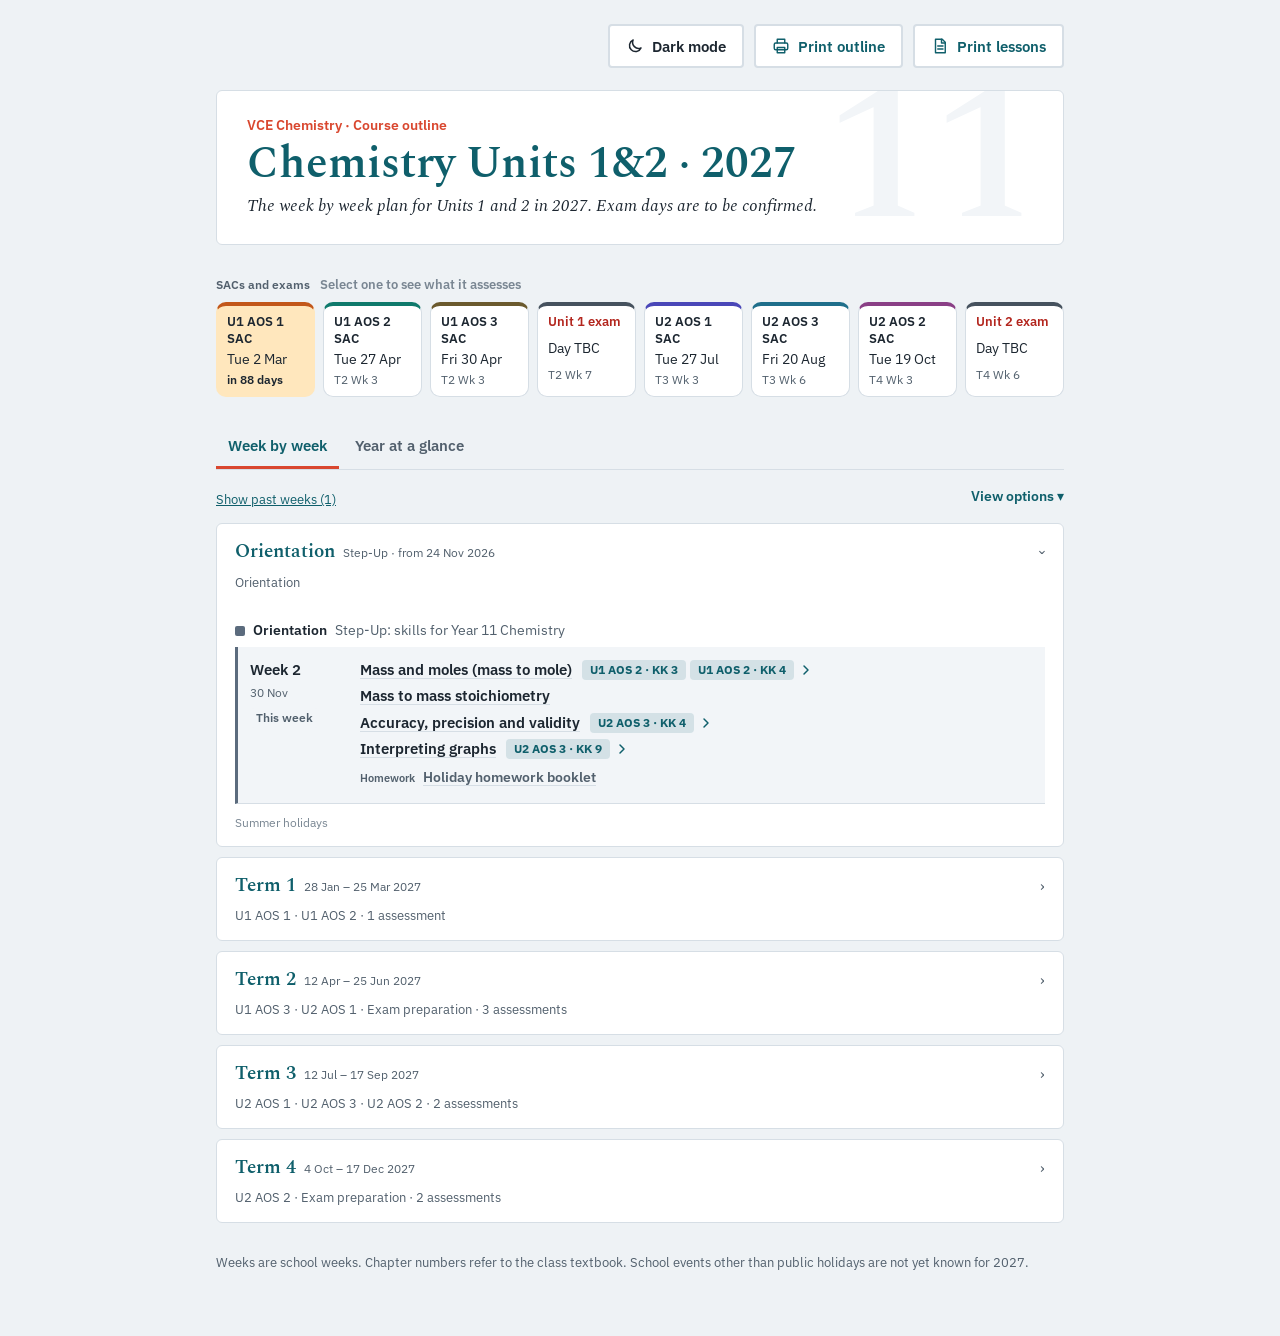
<file: index.html>
<!doctype html><html><head><meta charset=utf8><meta name=viewport content="width=device-width,initial-scale=1,viewport-fit=cover"><style>:root{color-scheme:light;box-sizing:border-box;padding-top:env(safe-area-inset-top,0px);padding-bottom:env(safe-area-inset-bottom,0px)}html{scroll-padding-top:env(safe-area-inset-top,0px)}body{margin:0;padding:0;font:14px -apple-system,BlinkMacSystemFont,sans-serif;background:#fff;color:#000}img{max-width:100%}[hidden]:not([hidden=until-found i]){display:none!important}.kkcs{display:inline-flex;flex-wrap:wrap;align-items:center;gap:4px;margin-left:10px;vertical-align:1px}
.kkc{font-size:12px;font-weight:700;line-height:1;padding:4px 8px;border-radius:4px;background:color-mix(in srgb,var(--accent) 13%,transparent);color:var(--accent);white-space:nowrap}
.kkchev{width:16px;height:16px;fill:none;stroke:var(--accent);stroke-width:2.2;stroke-linecap:round;stroke-linejoin:round;transition:transform .15s}
details.dp[open] .kkchev{transform:rotate(90deg)}
details.dp>summary:hover .kkc{background:color-mix(in srgb,var(--accent) 22%,transparent)}
.items details ul.kkl{list-style:none;padding-left:0;margin:6px 0 4px;gap:8px}
.kkl>li{display:grid;grid-template-columns:auto minmax(0,1fr);gap:10px;align-items:start;font-weight:400}
.kkl>li ul{margin:4px 0 0;padding-left:18px;gap:3px}
.kkn{font-size:12px;font-weight:700;line-height:1;padding:4px 8px;border-radius:4px;background:var(--accent);color:var(--surface);white-space:nowrap;margin-top:2px}
@media (prefers-reduced-motion:reduce){.kkchev{transition:none}}
@media print{.kkchev{display:none!important}}
</style><script src="assets/theme.js?v=1"></script><link rel="icon" type="image/svg+xml" href="favicon.svg"><link rel="icon" type="image/png" sizes="32x32" href="favicon-32.png"><link rel="apple-touch-icon" href="apple-touch-icon.png"></head><body>
<title>Chemistry U1&amp;2 Course Outline 2027</title>
<meta name="robots" content="noindex">
<link rel="preconnect" href="https://fonts.googleapis.com">
<link rel="preconnect" href="https://fonts.gstatic.com" crossorigin>
<link rel="stylesheet" href="https://fonts.googleapis.com/css2?family=IBM+Plex+Sans:ital,wght@0,400;0,500;0,600;0,700;1,400&family=Spectral:ital,wght@0,400;0,600;1,400&display=swap">
<style>

:root{
  --bg:#f3f4f1; --surface:#ffffff; --ink:#1b2430; --muted:#5d6672; --faint:#9aa3ad; --line:#d9ddd6; --tint:#eceeea;
  --accent:#2c56c9; --accent-soft:#e3e9fa;
  --a31:#c2571a; --a31-bg:#fbe9dc; --a32:#0f7a6c; --a32-bg:#ddf1ec; --a41:#4a47b8; --a41-bg:#e8e7fa; --a42:#8a3f86; --a42-bg:#f4e4f2; --a43:#6b5a2e; --a43-bg:#f1ecda;
  --rev:#46525e; --rev-bg:#e7eaec;
  --sac:#9a5a00; --sac-bg:#ffe7bd; --exam:#b3261e; --exam-bg:#fbe1de;
  --on:#1f7a3d; --on-bg:#e1f2e6; --behind:#b4235a; --behind-bg:#fbe3ec; --ahead:#2c56c9; --ahead-bg:#e3e9fa;
  --display:"Bricolage Grotesque",ui-sans-serif,system-ui,sans-serif;
  --body:"IBM Plex Sans",ui-sans-serif,system-ui,sans-serif;
  --mono:"IBM Plex Mono",ui-monospace,SFMono-Regular,Menlo,monospace;
}
@media (prefers-color-scheme: dark){:root:not([data-theme="light"]){
  --bg:#12161c; --surface:#1a2028; --ink:#e7ebf0; --muted:#9aa4b0; --faint:#6b7580; --line:#2c3440; --tint:#222830; --accent:#86a5ff; --accent-soft:#25304a;
  --a31:#ff9d63; --a31-bg:#3a2416; --a32:#5fd1bf; --a32-bg:#15302c; --a41:#a7a4ff; --a41-bg:#24233f; --a42:#e29be0; --a42-bg:#3a2238; --a43:#d9c48a; --a43-bg:#2f2a1a;
  --rev:#b9c3cd; --rev-bg:#262d35; --sac:#ffc46b; --sac-bg:#3d2c10; --exam:#ff9a92; --exam-bg:#3f1d1b; --on:#7fd69a; --on-bg:#183323; --behind:#ff8fb6; --behind-bg:#3d1a28; --ahead:#86a5ff; --ahead-bg:#25304a; color-scheme:dark}}
:root[data-theme="dark"]{
  --bg:#12161c; --surface:#1a2028; --ink:#e7ebf0; --muted:#9aa4b0; --faint:#6b7580; --line:#2c3440; --tint:#222830; --accent:#86a5ff; --accent-soft:#25304a;
  --a31:#ff9d63; --a31-bg:#3a2416; --a32:#5fd1bf; --a32-bg:#15302c; --a41:#a7a4ff; --a41-bg:#24233f; --a42:#e29be0; --a42-bg:#3a2238; --a43:#d9c48a; --a43-bg:#2f2a1a;
  --rev:#b9c3cd; --rev-bg:#262d35; --sac:#ffc46b; --sac-bg:#3d2c10; --exam:#ff9a92; --exam-bg:#3f1d1b; --on:#7fd69a; --on-bg:#183323; --behind:#ff8fb6; --behind-bg:#3d1a28; --ahead:#86a5ff; --ahead-bg:#25304a; color-scheme:dark}
*{box-sizing:border-box}
body{background:var(--bg);color:var(--ink);font-family:var(--body);font-size:15px;line-height:1.5}
.wrap{max-width:880px;margin:0 auto;padding-left:max(16px,env(safe-area-inset-left,0px));padding-right:max(16px,env(safe-area-inset-right,0px));padding-block:24px 64px;display:grid;gap:30px}
.eyebrow{font-family:var(--mono);font-size:12px;letter-spacing:.08em;text-transform:uppercase;color:var(--muted)}
h1{font-family:var(--display);font-size:clamp(28px,5vw,38px);line-height:1.05;margin:4px 0 0;text-wrap:balance}
h2{font-family:var(--display);font-size:20px;margin:0}
a{color:var(--accent)}
:focus-visible{outline:2px solid var(--accent);outline-offset:2px}
section{display:grid;gap:12px}
.em{font-style:normal;flex:none;width:1.4em;text-align:center;line-height:1}

.next{background:var(--surface);border:1px solid var(--line);border-left:6px solid var(--sac);border-radius:12px;padding:18px 20px;display:grid;gap:4px}
.next.exam{border-left-color:var(--exam)}
.next .lab{font-family:var(--mono);font-size:12px;letter-spacing:.06em;text-transform:uppercase;color:var(--muted)}
.next .big{font-family:var(--display);font-size:clamp(22px,4vw,28px);line-height:1.15}
.next .sub{color:var(--muted)}
.counts{display:flex;flex-wrap:wrap;gap:6px 18px;font-size:14px;color:var(--muted)}
.counts span{display:inline-flex;gap:6px;align-items:center}
.counts b{color:var(--ink);font-variant-numeric:tabular-nums}

.dates{list-style:none;margin:0;padding:0;display:grid}
.dates li{display:grid;grid-template-columns:124px minmax(0,1fr) auto;gap:12px;align-items:baseline;padding:8px 0;border-bottom:1px solid var(--line)}
.dates li:last-child{border-bottom:0}
.dates .d{font-variant-numeric:tabular-nums;font-weight:600;color:var(--sac)}
.dates li.exam .d{color:var(--exam)}
.dates .w{font-family:var(--mono);font-size:12px;color:var(--muted)}
.dates li.past{color:var(--muted)} .dates li.past .d{font-weight:500;color:var(--muted)}
.dates li.upcoming{background:var(--sac-bg);margin:0 -10px;padding:8px 10px;border-radius:8px;border-bottom-color:transparent}
.dates li.upcoming.exam{background:var(--exam-bg)}
.dates .t{display:inline-flex;gap:8px;align-items:center}
.dates .aos{width:10px;height:10px;border-radius:3px;flex:none}

.stripwrap{overflow-x:auto;background:var(--surface);border:1px solid var(--line);border-radius:12px;padding:14px}
.strip{display:grid;gap:14px}
.term{display:grid;grid-template-columns:96px auto;gap:10px;align-items:center;padding-bottom:4px}
@media (max-width:640px){.term{grid-template-columns:1fr;gap:4px}}
.term .lab{font-family:var(--mono);font-size:11px;letter-spacing:.06em;text-transform:uppercase;color:var(--muted)}
.cells{display:flex;gap:3px}
.cell{appearance:none;border:0;width:28px;height:40px;border-radius:5px;position:relative;cursor:pointer;font-family:var(--mono);font-size:10px;color:var(--ink);display:flex;align-items:flex-end;justify-content:center;padding:0 0 3px;background:var(--rev-bg);box-shadow:inset 0 4px 0 var(--rev)}
.cell.a31{background:var(--a31-bg);box-shadow:inset 0 4px 0 var(--a31)} .cell.a32{background:var(--a32-bg);box-shadow:inset 0 4px 0 var(--a32)}
.cell.a41{background:var(--a41-bg);box-shadow:inset 0 4px 0 var(--a41)} .cell.a42{background:var(--a42-bg);box-shadow:inset 0 4px 0 var(--a42)}
.cell.a43{background:var(--a43-bg);box-shadow:inset 0 4px 0 var(--a43)}
.cell .mk{position:absolute;top:10px;left:50%;transform:translateX(-50%) rotate(45deg);width:10px;height:10px;background:var(--sac);border-radius:2px}
.cell .mk.exam{background:var(--exam)} .cell .mk.check{background:transparent;border:2px solid var(--muted)}
.cell .pr{position:absolute;bottom:-7px;left:50%;width:5px;height:5px;margin-left:-2.5px;border-radius:50%;background:var(--ink)}
.cell.now{outline:2px solid var(--ink);outline-offset:2px;font-weight:700}
.term .lab .nowl{display:block;font-size:10px;color:var(--ink);font-weight:600;letter-spacing:0;text-transform:none}
.cell.dim{opacity:.22}
.legend{display:flex;flex-wrap:wrap;gap:6px 14px;font-size:13px;color:var(--muted)}
.legend span{display:inline-flex;align-items:center;gap:6px}
.sw{width:12px;height:12px;border-radius:3px;display:inline-block}
.dia{width:10px;height:10px;transform:rotate(45deg);border-radius:2px;display:inline-block;margin:0 2px}

.filters{display:flex;flex-wrap:wrap;gap:6px;align-items:center}
.flab{font-family:var(--mono);font-size:12px;letter-spacing:.06em;text-transform:uppercase;color:var(--muted);margin-right:4px}
.fchip{appearance:none;font:inherit;font-size:13.5px;display:inline-flex;gap:6px;align-items:center;padding:5px 10px 5px 8px;border-radius:999px;border:1px solid var(--line);background:var(--surface);color:var(--faint);cursor:pointer}
.fchip[aria-pressed="true"]{color:var(--ink);border-color:var(--ink);background:var(--tint)}
.fchip.sac[aria-pressed="true"]{color:var(--sac);border-color:var(--sac);background:var(--sac-bg)}
.fchip.exam[aria-pressed="true"]{color:var(--exam);border-color:var(--exam);background:var(--exam-bg)}
.fchip[aria-pressed="false"] .em{filter:grayscale(1);opacity:.55}
.freset{appearance:none;font:inherit;font-size:13px;background:none;border:0;color:var(--accent);text-decoration:underline;cursor:pointer;padding:5px 4px}
.fnote{margin:0;font-size:13.5px;color:var(--muted)}

.toolbar{display:flex;justify-content:space-between;align-items:baseline;gap:10px;flex-wrap:wrap}
.btn{appearance:none;font:inherit;font-size:13px;font-weight:600;border:1px solid var(--line);background:var(--surface);color:var(--ink);border-radius:8px;padding:6px 10px;cursor:pointer}
details.term-d{background:var(--surface);border:1px solid var(--line);border-radius:12px}
details.term-d>summary{list-style:none;cursor:pointer;padding:14px 18px;display:grid;grid-template-columns:minmax(0,1fr) auto;gap:6px 12px;align-items:baseline}
details.term-d>summary::-webkit-details-marker{display:none}
summary .tn{font-family:var(--display);font-size:19px;font-weight:600}
summary .tn small{font-family:var(--mono);font-size:12px;font-weight:400;color:var(--muted);margin-left:8px}
summary .ts{grid-column:1/-1;font-size:13.5px;color:var(--muted);display:flex;flex-wrap:wrap;gap:4px 10px;align-items:center}
summary .chev{font-family:var(--mono);color:var(--muted);transition:transform .2s}
details[open] summary .chev{transform:rotate(90deg)}
.nowtag{font-family:var(--mono);font-size:11px;color:var(--ink);background:var(--tint);border-radius:4px;padding:1px 6px;margin-left:8px;font-weight:600}
.pill{display:inline-block;font-size:12px;padding:1px 8px;border-radius:999px;background:var(--rev-bg);color:var(--rev);font-weight:500}
.pill.a31{background:var(--a31-bg);color:var(--a31)} .pill.a32{background:var(--a32-bg);color:var(--a32)} .pill.a41{background:var(--a41-bg);color:var(--a41)} .pill.a42{background:var(--a42-bg);color:var(--a42)} .pill.a43{background:var(--a43-bg);color:var(--a43)}
.tbody{padding:0 18px 12px;display:grid}
.aoshead{font-size:13.5px;padding:7px 12px;margin:12px 0 4px;border-radius:8px;background:var(--rev-bg);color:var(--rev)}
.aoshead b{font-weight:600;margin-right:4px}
.aoshead.a31{background:var(--a31-bg);color:var(--a31)} .aoshead.a32{background:var(--a32-bg);color:var(--a32)} .aoshead.a41{background:var(--a41-bg);color:var(--a41)} .aoshead.a42{background:var(--a42-bg);color:var(--a42)} .aoshead.a43{background:var(--a43-bg);color:var(--a43)}
.wk{display:grid;grid-template-columns:96px minmax(0,1fr);gap:14px;padding:12px 0 12px 12px;border-bottom:1px solid var(--line);border-left:4px solid var(--rev);scroll-margin-top:16px}
.wk.a31{border-left-color:var(--a31)} .wk.a32{border-left-color:var(--a32)} .wk.a41{border-left-color:var(--a41)} .wk.a42{border-left-color:var(--a42)} .wk.a43{border-left-color:var(--a43)}
.wk:last-child{border-bottom:0}
.wk.now{background:var(--tint)}
.wk.flash{outline:2px solid var(--accent);outline-offset:-2px}
.wk .when b{display:block;font-weight:600}
.wk .when span{font-family:var(--mono);font-size:12px;color:var(--muted)}
.wk .when .nowtag{display:inline-block;margin:4px 0 0}
.items{list-style:none;margin:0;padding:0;display:grid;gap:4px}
.items li{display:flex;gap:8px;align-items:flex-start}
.items .code{font-family:var(--mono);font-size:12.5px;color:var(--muted);min-width:44px}
.items li.p .lbl,.items li.d .lbl{font-weight:600}
.items li.sac,.items li.exam,.items li.ox{font-weight:600}
.items li.sac{color:var(--sac)} .items li.exam{color:var(--exam)}
.items li .o{display:block;font-weight:400;font-size:13px;color:var(--muted)}
.items li.r,.items li.h{color:var(--muted)}
.empty{color:var(--faint);font-style:italic}
.ev{font-size:13px;color:var(--faint);margin-top:4px}
.hol{font-family:var(--mono);font-size:12px;color:var(--faint);padding:10px 0 2px}

.dates li{display:block;padding:0;border-bottom:1px solid var(--line)}
.dates details>summary{list-style:none;cursor:pointer;display:grid;grid-template-columns:124px minmax(0,1fr) auto 16px;gap:12px;align-items:baseline;padding:8px 0}
.dates details>summary::-webkit-details-marker{display:none}
.dates .chev{font-family:var(--mono);color:var(--muted);transition:transform .2s}
.dates details[open] .chev{transform:rotate(90deg)}
.dates li.upcoming>details>summary{background:var(--sac-bg);margin:0 -10px;padding:8px 10px;border-radius:8px}
.dates li.upcoming.exam>details>summary{background:var(--exam-bg)}
.dates li.upcoming{background:none;margin:0;padding:0;border-radius:0}
.cov{padding:4px 0 14px 136px;display:grid;gap:8px;font-size:14px}
.cov .lead{font-weight:600}
.cov .stmt{color:var(--muted);margin:0;max-width:65ch}
.cov h4{margin:4px 0 0;font-size:12px;font-family:var(--mono);letter-spacing:.06em;text-transform:uppercase;color:var(--muted);font-weight:500}
.cov ul{margin:0;padding-left:18px;display:grid;gap:5px;max-width:72ch}
.cov ul ul{margin-top:4px;list-style:circle}
.cov li{border:0;padding:0;display:list-item;line-height:1.45}
.cov .q{margin:0;font-style:italic}
.cov .src{margin:4px 0 0;font-size:12.5px;color:var(--faint)}
.cov sub,.cov sup{line-height:0}
.items li .cv{display:block;font-weight:400;font-size:13px;color:var(--muted)}
@media (max-width:640px){.dates details>summary{grid-template-columns:96px minmax(0,1fr) 16px}.dates .w{display:none}.cov{padding-left:0}}
details.gaps{font-size:14px;color:var(--muted);border-top:1px solid var(--line);padding-top:14px}
details.gaps summary{cursor:pointer;font-weight:600}
details.gaps ul{margin:8px 0 0;padding-left:18px;display:grid;gap:4px}
footer{font-size:13px;color:var(--muted);display:grid;gap:4px}
@media (max-width:640px){
  .wk{grid-template-columns:1fr;gap:6px}
  .wk .when{display:flex;gap:10px;align-items:baseline;flex-wrap:wrap}
  .dates li{grid-template-columns:100px minmax(0,1fr)}
  .dates .w{grid-column:2}
}
@media (prefers-reduced-motion:reduce){summary .chev{transition:none}}
</style>
<style>
:root{--ori:#5b6b7d;--ori-bg:#e6ebf0;--b23:#1f6f8b;--b23-bg:#dcedf3}
@media (prefers-color-scheme: dark){:root:not([data-theme="light"]){--ori:#a9b8c8;--ori-bg:#232b34;--b23:#6fc3df;--b23-bg:#142c35}}
:root[data-theme="dark"]{--ori:#a9b8c8;--ori-bg:#232b34;--b23:#6fc3df;--b23-bg:#142c35}
.pill.ori{background:var(--ori-bg);color:var(--ori)} .aoshead.ori{background:var(--ori-bg);color:var(--ori)} .wk.ori{border-left-color:var(--ori)}
.pill.b23{background:var(--b23-bg);color:var(--b23)} .aoshead.b23{background:var(--b23-bg);color:var(--b23)} .wk.b23{border-left-color:var(--b23)}
.pill.rev{background:var(--rev-bg);color:var(--rev)} .aoshead.rev{background:var(--rev-bg);color:var(--rev)} .wk.rev{border-left-color:var(--rev)}
.lede{margin:6px 0 0;color:var(--muted);font-size:14px;max-width:68ch}

.now2{display:grid;grid-template-columns:repeat(auto-fit,minmax(240px,1fr));gap:12px}
.nw{background:var(--surface);border:1px solid var(--line);border-radius:12px;padding:14px 16px;display:flex;flex-direction:column;gap:6px;min-width:0}
.nw .lab{font-family:var(--mono);font-size:11px;letter-spacing:.08em;text-transform:uppercase;color:var(--muted)}
.nw .ttl{font-weight:600}
.nw ul{margin:0;padding-left:18px;display:grid;gap:3px;font-size:14px}
.nw.sacbox{background:var(--sac-bg);border-color:transparent}
.nw.sacbox.exam{background:var(--exam-bg)}
.nw .big{font-family:var(--display);font-size:22px;font-weight:700;line-height:1.15}
.nw .sub{font-size:14px;color:var(--muted)}

.pacebox{background:var(--surface);border:1px solid var(--line);border-radius:12px;overflow:hidden}
.phead,.prow{display:grid;grid-template-columns:minmax(0,1.5fr) minmax(0,1fr) minmax(0,1fr);gap:4px 16px;align-items:baseline}
.phead{padding:10px 16px;font-family:var(--mono);font-size:11px;letter-spacing:.06em;text-transform:uppercase;color:var(--muted)}
.pacelist{list-style:none;margin:0;padding:0}
.pacelist>li{border-top:1px solid var(--line)}
.prow{padding:12px 16px}
.pacelist>li.now .prow{background:var(--accent-soft)}
.pname{display:flex;flex-direction:column;gap:2px;min-width:0}
.tog{all:unset;cursor:pointer;font-weight:600;display:inline-flex;align-items:center;gap:8px}
.tog:focus-visible{outline:2px solid var(--accent);outline-offset:2px;border-radius:4px}
.tog .sw{width:10px;height:10px;border-radius:2px;flex:none}
.tog .chev{color:var(--muted);transition:transform .15s}
.tog[aria-expanded="true"] .chev{transform:rotate(90deg)}
.pch,.pnote{font-size:13px;color:var(--muted);padding-left:18px}
.pwhen{font-variant-numeric:tabular-nums;min-width:0}
.pwhen a{color:inherit;text-decoration:underline;text-decoration-color:var(--line);text-underline-offset:3px}
.pwhen a:hover{text-decoration-color:currentColor}
.pwhen .wks{color:var(--muted)}
.pwhen .pnote{display:block;padding-left:0}
.psac{font-variant-numeric:tabular-nums;min-width:0}
.psac .none{color:var(--faint)}
.pacelist>li.soon .psac b{color:var(--sac)}
.pacelist .nowtag{margin-left:8px}
.pacelist .cov{margin:0 16px 14px;border-radius:10px}
@media (max-width:640px){.phead{display:none}.prow{grid-template-columns:1fr;gap:4px}.pwhen,.psac{padding-left:18px;font-size:14px}}

.seg{display:inline-flex;border:1px solid var(--line);border-radius:8px;overflow:hidden;background:var(--surface)}
.seg button{all:unset;cursor:pointer;padding:6px 12px;font-size:13px;font-weight:600;color:var(--muted)}
.seg button+button{border-left:1px solid var(--line)}
.seg button[aria-pressed="true"]{background:var(--accent-soft);color:var(--ink)}
.seg button:focus-visible{outline:2px solid var(--accent);outline-offset:-2px}
.calbox{overflow-x:auto;background:var(--surface);border:1px solid var(--line);border-radius:12px;padding:12px 0}
.cal{display:grid;grid-template-columns:170px repeat(var(--cols),minmax(16px,1fr));min-width:calc(170px + var(--cols)*16px);row-gap:6px;position:relative;padding-right:12px}
.cal .lab{position:sticky;left:0;z-index:2;background:var(--surface);padding:0 10px 0 14px;font-size:13px;font-weight:600;display:flex;align-items:center;gap:8px;min-height:30px;line-height:1.2}
.cal .lab .sw{width:10px;height:10px;border-radius:2px;flex:none}
.cal .th{font-family:var(--mono);font-size:11px;letter-spacing:.06em;text-transform:uppercase;color:var(--muted);border-left:2px solid var(--line);padding:0 6px;white-space:nowrap;overflow:hidden}
.cal .wn{font-family:var(--mono);font-size:9.5px;color:var(--faint);text-align:center;border-left:1px solid var(--line)}
.cal .wn.ts{border-left:2px solid var(--line)}
.cal .wn.now{color:var(--accent);font-weight:600}
.cal .gl{border-left:1px solid var(--tint);min-height:30px}
.cal .gl.ts{border-left:2px solid var(--line)}
.cal .gl.now{background:var(--accent-soft)}
.cal .bar{align-self:center;height:22px;border-radius:5px;margin:0 1px;cursor:pointer;position:relative;z-index:1;border:0;padding:0}
.cal .bar:focus-visible{outline:2px solid var(--accent);outline-offset:2px}
.cal .mk{align-self:center;justify-self:center;width:13px;height:13px;transform:rotate(45deg);border-radius:2px;background:var(--sac);z-index:3;box-shadow:0 0 0 2px var(--surface)}
.cal .mk.exam{background:var(--exam)}
.cal .mk.ox{background:var(--surface);border:2px solid var(--muted);width:11px;height:11px}
.calkey{display:flex;flex-wrap:wrap;gap:6px 16px;font-size:13px;color:var(--muted);margin-top:8px}
.calkey i{display:inline-block;width:11px;height:11px;transform:rotate(45deg);border-radius:2px;margin-right:6px;vertical-align:-1px}

.ico{width:16px;height:16px;fill:none;stroke:currentColor;stroke-width:1.8;stroke-linecap:round;stroke-linejoin:round;vertical-align:-3px}
.sr{position:absolute;width:1px;height:1px;overflow:hidden;clip:rect(0 0 0 0);white-space:nowrap}
.cue{color:var(--accent);margin-right:6px;display:inline-flex}
.nw .cue{margin-right:4px}
.nw .sacl{color:var(--sac)}
.aosb{display:flex;align-items:baseline;gap:8px;padding:14px 0 6px;font-size:13.5px;color:var(--muted)}
.aosb .sw{width:10px;height:10px;border-radius:2px;flex:none;align-self:center}
.aosb b{color:var(--ink);font-weight:600;white-space:nowrap}
.tbody .wk{border-left:3px solid var(--c)}
.items li{grid-template-columns:62px minmax(0,1fr)!important}
.items li>.em{display:none}
.items .code{font-family:var(--mono);font-size:12px;color:var(--muted)}
.items li.p .lbl,.items li.d .lbl{font-weight:500;color:var(--ink)}
.items li.h .lbl,.items li.r .lbl{color:var(--muted)}
.items li.as{background:var(--sac-bg);border-radius:6px;padding:3px 6px;margin:0 -6px}
.items li.as.exam{background:var(--exam-bg)}
.items li.as .code,.items li.as .lbl{color:var(--sac);font-weight:600}
.items li.as.exam .code,.items li.as.exam .lbl{color:var(--exam)}
.items .lbl a{color:inherit;text-decoration:underline;text-decoration-color:var(--line);text-underline-offset:3px}
.items .lbl a:hover{text-decoration-color:currentColor}
.hwlab{margin:6px 0 2px;font-family:var(--mono);font-size:11px;text-transform:uppercase;letter-spacing:.04em;color:var(--muted)}
summary .ts{color:var(--muted);font-size:13px}

.items li.rline .lbl{color:var(--muted)}
.hwl{display:inline-block;font-family:var(--mono);font-size:10.5px;letter-spacing:.04em;text-transform:uppercase;color:var(--muted);border:1px solid var(--line);border-radius:4px;padding:0 5px;margin-left:6px;vertical-align:1px;white-space:nowrap}
.items details summary{cursor:pointer;list-style:none}
.items details summary::-webkit-details-marker{display:none}
.items details summary .more{font-size:12.5px;color:var(--accent);margin-left:6px;white-space:nowrap}
.items details ul{margin:6px 0 2px;padding-left:18px;font-size:13.5px;color:var(--ink);display:grid;gap:4px}
.items details ul sub,.items details ul sup{font-size:.75em}
.tag{display:inline-flex;align-items:center;gap:4px;font-size:12px;font-weight:600;line-height:1;padding:3px 7px 3px 5px;border-radius:999px;margin-right:6px;vertical-align:1px;white-space:nowrap}
.tag .ico{width:14px;height:14px;vertical-align:0}
.tag.d{background:#fff1b8;color:#7a5600}
.tag.p{background:#d8f2dc;color:#1d6b33}
@media (prefers-color-scheme: dark){:root:not([data-theme="light"]) .tag.d{background:#3d3210;color:#ffd866}:root:not([data-theme="light"]) .tag.p{background:#173322;color:#86dca0}}
:root[data-theme="dark"] .tag.d{background:#3d3210;color:#ffd866}
:root[data-theme="dark"] .tag.p{background:#173322;color:#86dca0}
.terms-wrap.hidepast .wk.past,.terms-wrap.hidepast .aosb.past,.terms-wrap.hidepast details.term-d.past{display:none}
.pastbtn{appearance:none;font:inherit;font-size:13px;background:none;border:0;color:var(--accent);text-decoration:underline;cursor:pointer;padding:4px 0;justify-self:start}

.sr{position:absolute;width:1px;height:1px;overflow:hidden;clip:rect(0 0 0 0);white-space:nowrap}
.sacstrip{display:grid;grid-template-columns:repeat(auto-fit,minmax(94px,1fr));gap:8px}
.sc{appearance:none;font:inherit;text-align:left;cursor:pointer;background:var(--surface);border:1px solid var(--line);border-top:4px solid var(--c);border-radius:10px;padding:8px 10px;display:grid;gap:2px;color:var(--ink)}
.sc:hover{border-color:var(--muted);border-top-color:var(--c)}
.sc .sct{font-weight:600;font-size:13px;line-height:1.25}
.sc .scd{font-variant-numeric:tabular-nums;font-size:13.5px}
.sc .scw{font-family:var(--mono);font-size:11.5px;color:var(--muted)}
.sc.exam .sct{color:var(--exam)}
.sc.nx{background:var(--sac-bg);border-color:transparent;border-top-color:var(--c)}
.sc.nx .scw{color:var(--ink);font-weight:600}
.sc.past{opacity:.5}
.sc[aria-expanded="true"]{outline:2px solid var(--ink);outline-offset:1px}
.sackk{background:var(--surface);border:1px solid var(--line);border-radius:12px;padding:12px 16px}
.sackk .kkhead{display:flex;flex-wrap:wrap;gap:4px 8px;align-items:baseline;font-size:14px;color:var(--muted);padding-bottom:6px}
.sackk .kkhead b{color:var(--ink);font-size:15px}
.sackk .kkx{margin-left:auto;appearance:none;border:0;background:none;font-size:22px;line-height:1;color:var(--muted);cursor:pointer;padding:0 4px}
.sackk .cov{padding:0;margin:0;background:none}
.vtabs{display:flex;gap:4px;border-bottom:1px solid var(--line);margin-bottom:-14px}
.vtabs button{appearance:none;font:inherit;font-weight:600;font-size:15px;background:none;border:0;border-bottom:3px solid transparent;padding:8px 12px;color:var(--muted);cursor:pointer}
.vtabs button[aria-selected="true"]{color:var(--ink);border-bottom-color:var(--accent)}
.wkbar{display:flex;justify-content:space-between;align-items:flex-start;gap:10px;flex-wrap:wrap}
details.opts{margin-left:auto;font-size:14px}
.wkbar .optbody{position:absolute;right:0;z-index:5;min-width:280px;box-shadow:0 8px 24px rgb(0 0 0/.12)}
.wkbar details.opts{position:relative}
details.opts>summary{cursor:pointer;color:var(--accent);font-weight:600;list-style:none;text-align:right}
details.opts>summary::-webkit-details-marker{display:none}
details.opts>summary::after{content:" ▾"}
details.opts[open]>summary::after{content:" ▴"}
.optbody{margin-top:8px;background:var(--surface);border:1px solid var(--line);border-radius:10px;padding:12px;display:grid;gap:10px}
.optrow{display:flex;flex-wrap:wrap;gap:10px;align-items:center}
#panel-wk{display:grid;gap:10px}
#panel-wk[hidden]{display:none}
.items .cc{font-family:var(--mono);font-size:11.5px;color:var(--faint);margin-left:8px;white-space:nowrap}
.astag{display:inline-block;font-family:var(--mono);font-size:11px;font-weight:600;letter-spacing:.04em;text-transform:uppercase;margin-right:8px;padding:1px 6px;border-radius:4px;background:var(--surface)}
.hwline{display:flex;gap:8px;align-items:baseline;margin-top:6px;font-size:13.5px;color:var(--muted)}
.hwlab2{font-family:var(--mono);font-size:11px;letter-spacing:.05em;text-transform:uppercase;flex:none}
.hwitems{gap:2px}
.hwitems li{color:var(--muted)}
.items li{gap:0}
#sachead.stlab{font-family:var(--mono);font-size:12px;font-weight:500;letter-spacing:.08em;text-transform:uppercase;color:var(--muted);margin:0 0 -4px;display:flex;flex-wrap:wrap;gap:4px 10px;align-items:baseline}
#sachead.stlab span{font-family:var(--body);font-size:13px;letter-spacing:0;text-transform:none;color:var(--faint)}
@media (max-width:640px){.sacstrip{grid-template-columns:repeat(2,minmax(0,1fr))}.hwline{flex-direction:column;gap:2px}details.opts{justify-self:stretch}details.opts>summary{text-align:left}}
</style>
<style>
:root{--bg:#eef2f5;--surface:#ffffff;--ink:#1c2630;--muted:#52606d;--faint:#7a8793;--line:#d6dee5;--tint:#f2f5f8;--accent:#0f5f6b;--accent-soft:#dfeef0;--tomato:#d9472f;--display:"Spectral",Georgia,serif;--body:"IBM Plex Sans",ui-sans-serif,system-ui,sans-serif;--mono:"IBM Plex Sans",ui-sans-serif,system-ui,sans-serif}
@media (prefers-color-scheme: dark){:root:not([data-theme="light"]){--bg:#151d26;--surface:#1e2934;--ink:#eef3f6;--muted:#aab7c3;--faint:#8593a0;--line:#33424f;--tint:#25333f;--accent:#5cc8cc;--accent-soft:#1f3c43;--tomato:#ff7d61;color-scheme:dark}}
:root[data-theme="dark"]{--bg:#151d26;--surface:#1e2934;--ink:#eef3f6;--muted:#aab7c3;--faint:#8593a0;--line:#33424f;--tint:#25333f;--accent:#5cc8cc;--accent-soft:#1f3c43;--tomato:#ff7d61;color-scheme:dark}
.eyebrow,
.next .lab,
.term .lab,
.flab,
.cov h4,
.nw .lab,
.phead,
.cal .th,
.hwlab,
.hwl,
.astag,
.hwlab2,
#sachead.stlab{text-transform:none!important;letter-spacing:0!important;font-weight:600}
.next,
.stripwrap,
details.term-d,
.nw,
.pacebox,
.calbox,
.sackk{border-radius:6px}
h1,h2,summary .tn,.next .big,.nw .big{font-family:var(--display);font-weight:600;color:var(--accent)}
h1{font-size:clamp(32px,5vw,44px);line-height:1.1}
header{background:var(--surface);border:1px solid var(--line);border-radius:6px;padding:24px clamp(18px,3vw,30px);position:relative;overflow:hidden}
header::after{content:"11";position:absolute;right:24px;top:-34px;font-family:var(--display);font-weight:600;font-size:200px;line-height:1;color:var(--tint);pointer-events:none}
header>*{position:relative;z-index:1}
header .eyebrow{color:var(--tomato);font-size:14px}
header .lede{font-family:var(--display);font-style:italic;font-size:17px;color:var(--ink)}
@media (max-width:640px){header::after{font-size:130px;top:-16px}}
.vtabs button[aria-selected="true"]{color:var(--accent);border-bottom-color:var(--tomato)}
.items a{color:var(--accent);font-weight:600}
.toprow{display:flex;justify-content:flex-end;gap:10px;flex-wrap:wrap;margin-bottom:-8px}
.toprow .r{display:flex;gap:10px;flex-wrap:wrap}
.pbtn,.toprow .btn{appearance:none;display:inline-flex;align-items:center;gap:8px;min-height:44px;padding:0 16px;border-radius:4px;border:2px solid var(--line);background:var(--surface);color:var(--accent);font:600 14.5px var(--body);text-decoration:none;cursor:pointer}
.toprow .btn{color:var(--ink)}
.pbtn:hover,.toprow .btn:hover{border-color:var(--tomato)}
.pbtn svg{width:18px;height:18px;fill:none;stroke:currentColor;stroke-width:1.9;stroke-linecap:round;stroke-linejoin:round}
@media print{
  @page{size:A4;margin:12mm}
  :root{--bg:#fff;--surface:#fff;--ink:#1c2630;--muted:#52606d;--line:#d6dee5;--tint:#fff;--accent-soft:#fff;--sac-bg:#fff;--exam-bg:#fff}
  html,body{background:#fff!important}
  body{font-size:10pt}
  .wrap{max-width:none!important;padding:0!important;gap:10px!important}
  .toprow,.vtabs,.wkbar,.fnote,.sackk,#calbox,#calkey,.seg,.pastbtn,.chev,.stlab span,.items details summary .more{display:none!important}
  header{border:0!important;border-bottom:2px solid var(--accent)!important;border-radius:0!important;padding:0 0 6px!important}
  header::after{display:none!important}
  header h1{font-size:20pt!important}
  header .lede{font-size:10.5pt!important}
  .sacstrip{gap:6px!important}
  .sacstrip .sc{border:1px solid var(--line)!important;background:#fff!important;padding:6px 8px!important}
  #panel-yr{display:grid!important;break-after:page}
  #panel-yr .toolbar,#paceLede{display:none!important}
  #panel-yr::before{content:"Pacing and SACs";font-family:var(--display);font-size:14pt;font-weight:600;color:var(--accent)}
  #pacebox{display:block!important}
  .pacelist .cov,.pacelist [id^="kk"]{display:none!important}
  #panel-wk{display:grid!important}
  details.term-d{border:0!important;border-radius:0!important;break-before:auto}
  details.term-d>summary{padding:8px 0 4px!important;border-bottom:1px solid var(--accent);border-radius:0!important;break-after:avoid}
  .tbody{padding:0!important}
  .wk{break-inside:avoid;padding:6px 4px 6px 14px!important;grid-template-columns:80px minmax(0,1fr)!important}
  .wk.now{background:none!important}
  .nowtag{display:none!important}
  .aosb{break-after:avoid;padding:10px 0 4px!important}
  #terms .wk[hidden]{display:grid!important}
  #terms li[hidden]{display:flex!important}
  #terms .aosb[hidden]{display:flex!important}
  #terms details.term-d[hidden],#terms .hol[hidden]{display:block!important}
  .items li.as{background:none!important;border:1px solid var(--line);padding:3px 8px!important;margin:0!important}
  .items .lbl a{text-decoration:none!important}
  .tag{border:1px solid currentColor;background:none!important}
  footer{margin-top:8px;font-size:8.5pt}
}
.themebtn{appearance:none;width:44px;height:44px;border-radius:50%;border:1px solid var(--line);background:var(--surface);color:var(--accent);display:grid;place-items:center;cursor:pointer;padding:0}

</style>

<div class="wrap">
  <div class="toprow"><div class="r"><button class="pbtn" id="printOutline" type="button"><svg viewBox="0 0 24 24" aria-hidden="true"><path d="M7 8V3h10v5"/><rect x="3" y="8" width="18" height="9" rx="2"/><path d="M7 14h10v7H7z"/></svg>Print outline</button><a class="pbtn" href="print.html"><svg viewBox="0 0 24 24" aria-hidden="true"><path d="M6 3h9l4 4v14H6z"/><path d="M14 3v5h5M9 12h7M9 16h7"/></svg>Print lessons</a></div></div>
  <header>
    <div class="eyebrow">VCE Chemistry · Course outline</div>
    <h1>Chemistry Units 1&amp;2 · 2027</h1>
    <p class="lede">The week by week plan for Units 1 and 2 in 2027. Exam days are to be confirmed.</p>
  </header>

  <section aria-labelledby="sachead">
    <h2 id="sachead" class="stlab">SACs and exams <span>Select one to see what it assesses</span></h2>
    <div class="sacstrip" id="sacstrip"></div>
    <div class="sackk" id="sackk" hidden></div>
  </section>

  <div class="vtabs" role="tablist" aria-label="View">
    <button type="button" role="tab" id="vt-wk" data-tab="wk" aria-selected="true">Week by week</button>
    <button type="button" role="tab" id="vt-yr" data-tab="yr" aria-selected="false">Year at a glance</button>
  </div>

  <section id="panel-yr" hidden>
    <div class="toolbar"><h2>Pacing and SACs</h2><div class="seg" role="group" aria-label="View"><button type="button" data-view="list" aria-pressed="true">List</button><button type="button" data-view="cal" aria-pressed="false">Calendar</button></div></div>
    <p class="lede" id="paceLede">Select an area of study to see its key knowledge.</p>
    <div class="calbox" id="calbox" hidden><div class="cal" id="cal"></div></div>
    <div class="calkey" id="calkey" hidden><span><i style="background:var(--sac)"></i>SAC</span><span><i style="background:var(--exam)"></i>Exam (day TBC)</span><span>Select a bar to open its first week</span></div>
    <div class="pacebox" id="pacebox"><div class="phead" aria-hidden="true"><span>Area of study</span><span>When</span><span>Assessed</span></div><ul class="pacelist" id="pace"></ul></div>
  </section>

  <section id="panel-wk">
    <div class="wkbar"><button class="pastbtn" id="pastBtn" type="button" hidden></button><details class="opts"><summary>View options</summary><div class="optbody">
    <div class="optrow"><button class="btn" id="toggleAll" type="button">Open all terms</button></div>
    <div class="filters" role="group" aria-label="Show only">
      <span class="flab">Show only</span>
      <button class="fchip" data-f="p" aria-pressed="false" type="button">Practicals and demos</button>
      <button class="fchip sac" data-f="sac" aria-pressed="false" type="button">SACs and exams</button>
      <button class="freset" id="freset" type="button" hidden>Show everything</button>
    </div></div></details></div>
    <p class="fnote" id="fnote" hidden></p>
    <div id="terms" style="display:grid;gap:10px"></div>
  </section>

  <footer>
    <span>Weeks are school weeks. Chapter numbers refer to the class textbook. School events other than public holidays are not yet known for 2027.</span>
  </footer>
</div>

<script>
(function(){
const TERMS=[{"name": "Orientation", "start": "2026-11-23", "range": "Step-Up \u00b7 from 24 Nov 2026", "after": "Summer holidays", "weeks": [{"n": 1, "aos": "ori", "items": [{"c": "Ori", "t": "Orientation slides: Unit 1&2 Chemistry 2027", "k": "t", "u": "https://gamma.app/docs/Unit-12-Chemistry-2027-88hq5jxv5bsr544"}, {"c": "Ori", "t": "Welcome to Year 11 Chemistry", "k": "t", "u": "https://swsc-yr11chemistry.github.io/stepup/welcome/"}, {"c": "Ori", "t": "Getting to know you", "k": "t", "u": "https://swsc-yr11chemistry.github.io/stepup/getting-to-know-you/"}, {"c": "Ori", "t": "Unit conversions", "k": "t", "u": "https://swsc-yr11chemistry.github.io/stepup/lesson-1/"}, {"c": "Ori", "t": "Significant figures and rounding", "k": "t", "u": "https://swsc-yr11chemistry.github.io/stepup/lesson-2/"}, {"c": "Ori", "t": "Rearranging equations", "k": "t", "u": "https://swsc-yr11chemistry.github.io/stepup/lesson-3/"}, {"c": "Ori", "t": "Balancing equations", "k": "t", "u": "https://swsc-yr11chemistry.github.io/stepup/lesson-4/"}], "ev": ["No classes (Mon 23 Nov)", "Step-Up starts (Tue 24 Nov)"], "as": []}, {"n": 2, "aos": "ori", "items": [{"c": "Ori", "t": "Mass and moles (mass to mole)", "k": "t", "u": "https://swsc-yr11chemistry.github.io/stepup/lesson-5/", "dp": ["a32-3", "a32-4"]}, {"c": "Ori", "t": "Mass to mass stoichiometry", "k": "t", "u": "https://swsc-yr11chemistry.github.io/stepup/lesson-6/"}, {"c": "Ori", "t": "Accuracy, precision and validity", "k": "t", "u": "https://swsc-yr11chemistry.github.io/stepup/lesson-7/", "dp": ["b23-4"]}, {"c": "Ori", "t": "Interpreting graphs", "k": "t", "u": "https://swsc-yr11chemistry.github.io/stepup/lesson-8/", "dp": ["b23-9"]}, {"c": "Ori", "t": "Holiday homework booklet", "k": "h", "u": "https://swsc-yr11chemistry.github.io/stepup/holiday-homework/"}], "ev": [], "as": []}]}, {"name": "Term 1", "start": "2027-01-25", "range": "28 Jan \u2013 25 Mar 2027", "after": "Term 1 holidays", "weeks": [{"n": 1, "aos": "a31", "items": [{"c": "", "t": "Lesson to be planned", "k": "t"}, {"c": "Prac", "t": "Paper chromatography with R<sub>f</sub> values", "k": "p", "dp": ["a31-18"]}], "ev": ["Australia Day (Tue 26 Jan)", "Students start (Thu 28 Jan)"], "as": []}, {"n": 2, "aos": "a31", "items": [{"c": "2B", "t": "Electronegativity and polar bonds", "k": "t", "u": "https://eduvic.sharepoint.com/:f:/r/sites/202711CHESWSC/Class%20Materials/1%20U1%20AOS1%20Materials/2B%20Polarity%20and%20intermolecular%20bonding", "dp": ["a31-2", "a31-6"]}, {"c": "2A", "t": "Lewis structures", "k": "t", "u": "https://eduvic.sharepoint.com/:f:/r/sites/202711CHESWSC/Class%20Materials/1%20U1%20AOS1%20Materials/2A%20Covalent%20substances%20and%20shapes", "dp": ["a31-4"]}, {"c": "2A", "t": "Shapes of molecules (VSEPR)", "k": "t", "u": "https://eduvic.sharepoint.com/:f:/r/sites/202711CHESWSC/Class%20Materials/1%20U1%20AOS1%20Materials/2A%20Covalent%20substances%20and%20shapes", "dp": ["a31-5"]}], "ev": [], "as": []}, {"n": 3, "aos": "a31", "items": [{"c": "2B", "t": "Polar and non-polar molecules", "k": "t", "u": "https://eduvic.sharepoint.com/:f:/r/sites/202711CHESWSC/Class%20Materials/1%20U1%20AOS1%20Materials/2B%20Polarity%20and%20intermolecular%20bonding", "dp": ["a31-6"]}, {"c": "2B", "t": "Intermolecular forces", "k": "t", "u": "https://eduvic.sharepoint.com/:f:/r/sites/202711CHESWSC/Class%20Materials/1%20U1%20AOS1%20Materials/2B%20Polarity%20and%20intermolecular%20bonding", "dp": ["a31-7"]}, {"c": "5A", "t": "Solubility and R<sub>f</sub> values explained", "k": "t", "u": "https://eduvic.sharepoint.com/:f:/r/sites/202711CHESWSC/Class%20Materials/1%20U1%20AOS1%20Materials/5A%20Investigating%20solubility", "dp": ["a31-17", "a31-18"]}, {"c": "Prac", "t": "Chromatography with a different solvent", "k": "p", "dp": ["a31-17", "a31-18"]}], "ev": [], "as": []}, {"n": 4, "aos": "a31", "items": [{"c": "2B", "t": "Melting and boiling points of molecular substances", "k": "t", "u": "https://eduvic.sharepoint.com/:f:/r/sites/202711CHESWSC/Class%20Materials/1%20U1%20AOS1%20Materials/2B%20Polarity%20and%20intermolecular%20bonding", "dp": ["a31-8", "a31-7"]}, {"c": "2C", "t": "Diamond and graphite", "k": "t", "u": "https://eduvic.sharepoint.com/:f:/r/sites/202711CHESWSC/Class%20Materials/1%20U1%20AOS1%20Materials/2C%20Molecular%20substances%20%28HW%29", "dp": ["a31-9"]}, {"c": "4A", "t": "Ionic bonding", "k": "t", "u": "https://eduvic.sharepoint.com/:f:/r/sites/202711CHESWSC/Class%20Materials/1%20U1%20AOS1%20Materials/4A%20Ionic%20bonding", "dp": ["a31-15", "a31-13"]}, {"c": "4B", "t": "Ionic compounds, formulas and polyatomic ions", "k": "t", "u": "https://eduvic.sharepoint.com/:f:/r/sites/202711CHESWSC/Class%20Materials/1%20U1%20AOS1%20Materials/4B%20Ionic%20compounds%20and%20equations", "dp": ["a31-14", "a31-15"]}], "ev": [], "as": []}, {"n": 5, "aos": "a31", "items": [{"c": "4C", "t": "Precipitation and ionic equations", "k": "t", "u": "https://eduvic.sharepoint.com/:f:/r/sites/202711CHESWSC/Class%20Materials/1%20U1%20AOS1%20Materials/4C%20Precipitation%20and%20ionic%20equations", "dp": ["a31-16"]}, {"c": "", "t": "Lesson to be planned", "k": "t"}, {"c": "Rev", "t": "U1 AOS 1 revision", "k": "r", "u": "https://eduvic.sharepoint.com/:f:/r/sites/202711CHESWSC/Class%20Materials/1%20U1%20AOS1%20Materials/Revision", "dp": ["ALL:a31"]}], "ev": [], "as": []}, {"n": 6, "aos": "a32", "items": [{"c": "6A", "t": "Relative mass", "k": "t", "u": "https://eduvic.sharepoint.com/:f:/r/sites/202711CHESWSC/Class%20Materials/2%20U1%20AOS2%20Quantifying/6A%20Relative%20mass", "dp": ["a32-1", "a32-2"]}, {"c": "6B", "t": "Avogadro's constant and the mole", "k": "t", "u": "https://eduvic.sharepoint.com/:f:/r/sites/202711CHESWSC/Class%20Materials/2%20U1%20AOS2%20Quantifying/6B%20Avogadro%27s%20constant%20and%20the%20mole", "dp": ["a32-3"]}], "ev": [], "as": [{"t": "U1 AOS 1 SAC", "d": "Tue 2 Mar", "iso": "2027-03-02", "aos": "a31", "u": "https://eduvic.sharepoint.com/:f:/r/sites/ScienceFaculty567/Shared%20Documents/Chemistry%20Units%201%2C2/Teacher%20only/1%20U1%20AOS1%20Materials"}]}, {"n": 7, "aos": "a32", "items": [{"c": "6B", "t": "Avogadro's constant and the mole", "k": "t", "u": "https://eduvic.sharepoint.com/:f:/r/sites/202711CHESWSC/Class%20Materials/2%20U1%20AOS2%20Quantifying/6B%20Avogadro%27s%20constant%20and%20the%20mole", "dp": ["a32-3"]}, {"c": "Prac", "t": "Experimentally determining the empirical formula of a compound", "k": "p", "u": "https://eduvic.sharepoint.com/:f:/r/sites/202711CHESWSC/Class%20Materials/2%20U1%20AOS2%20Quantifying/6%20Prac%20Empirical%20formula%20of%20a%20compound", "dp": ["a32-4"]}], "ev": ["Labour Day (Mon 8 Mar)"], "as": []}, {"n": 8, "aos": "a32", "items": [{"c": "6C", "t": "Calculations involving mass", "k": "t", "u": "https://eduvic.sharepoint.com/:f:/r/sites/202711CHESWSC/Class%20Materials/2%20U1%20AOS2%20Quantifying/6C%20Calculations%20involving%20mass", "dp": ["a32-3", "a32-4"]}, {"c": "7A/7B", "t": "Grouping hydrocarbons and nomenclature", "k": "t", "u": "https://eduvic.sharepoint.com/:f:/r/sites/202711CHESWSC/Class%20Materials/2%20U1%20AOS2%20Quantifying/7A-7B%20Hydrocarbons%20and%20nomenclature", "dp": ["a32-5", "a32-6"]}], "ev": [], "as": []}, {"n": 9, "aos": "a32", "items": [{"c": "7C", "t": "Functional groups", "k": "t", "u": "https://eduvic.sharepoint.com/:f:/r/sites/202711CHESWSC/Class%20Materials/2%20U1%20AOS2%20Quantifying/7C%20Functional%20groups", "dp": ["a32-5", "a32-6"]}, {"c": "Rev", "t": "U1 AOS 2 revision (Chapters 6 and 7)", "k": "r", "u": "https://eduvic.sharepoint.com/:f:/r/sites/202711CHESWSC/Class%20Materials/2%20U1%20AOS2%20Quantifying/Revision", "dp": ["ALL:a32"]}], "ev": ["Last day of term (Thu 25 Mar)", "Good Friday (26 Mar)"], "as": []}]}, {"name": "Term 2", "start": "2027-04-12", "range": "12 Apr \u2013 25 Jun 2027", "after": "Term 2 holidays", "weeks": [{"n": 1, "aos": "a43", "items": [{"c": "Inv", "t": "Understanding the task", "k": "t", "u": "https://eduvic.sharepoint.com/:f:/r/sites/202711CHESWSC/Class%20Materials/3%20U1%20AOS3%20Research%20investigation/Understanding%20the%20task", "dp": ["a43-6", "a43-7"]}, {"c": "Rev", "t": "U1 AOS 2 revision", "k": "r", "u": "https://eduvic.sharepoint.com/:f:/r/sites/202711CHESWSC/Class%20Materials/2%20U1%20AOS2%20Quantifying/Revision", "dp": ["ALL:a32"]}], "ev": [], "as": []}, {"n": 2, "aos": "a43", "items": [{"c": "Inv", "t": "Research investigation (in class)", "k": "t", "u": "https://eduvic.sharepoint.com/:f:/r/sites/202711CHESWSC/Class%20Materials/3%20U1%20AOS3%20Research%20investigation/Research%20investigation", "dp": ["a43-1", "a43-2", "a43-3", "a43-4", "a43-5", "a43-8", "a43-9", "a43-10", "a43-11", "a43-12"]}, {"c": "Rev", "t": "Revision", "k": "r", "u": "https://eduvic.sharepoint.com/:f:/r/sites/202711CHESWSC/Class%20Materials/2%20U1%20AOS2%20Quantifying/Revision", "dp": ["ALL:a32"]}], "ev": [], "as": []}, {"n": 3, "aos": "a41", "items": [{"c": "9A", "t": "Physical and thermal properties of water", "k": "t", "u": "https://eduvic.sharepoint.com/:f:/r/sites/202711CHESWSC/Class%20Materials/5%20U2%20AOS1%20Water%2C%20acids%20and%20redox/9A%20Properties%20of%20water", "dp": ["a41-1", "a41-2"]}, {"c": "9A.1", "t": "How much energy is in junk food?", "k": "p", "u": "https://eduvic.sharepoint.com/:f:/r/sites/202711CHESWSC/Class%20Materials/5%20U2%20AOS1%20Water%2C%20acids%20and%20redox/9A.1%20Prac%20How%20much%20energy%20is%20in%20junk%20food", "dp": ["a41-2"]}], "ev": [], "as": [{"t": "U1 AOS 2 SAC", "d": "Tue 27 Apr", "iso": "2027-04-27", "aos": "a32", "u": "https://eduvic.sharepoint.com/:f:/r/sites/ScienceFaculty567/Shared%20Documents/Chemistry%20Units%201%2C2/Teacher%20only/2%20U1%20AOS2%20Quantifying"}, {"t": "U1 AOS 3 SAC", "d": "Fri 30 Apr", "iso": "2027-04-30", "aos": "a43", "o": "Research investigation \u00b7 response due", "u": "https://eduvic.sharepoint.com/:f:/r/sites/ScienceFaculty567/Shared%20Documents/Chemistry%20Units%201%2C2/Teacher%20only/3%20U1%20AOS3%20Research%20investigation"}]}, {"n": 4, "aos": "a41", "items": [{"c": "9A", "t": "Physical and thermal properties of water", "k": "t", "u": "https://eduvic.sharepoint.com/:f:/r/sites/202711CHESWSC/Class%20Materials/5%20U2%20AOS1%20Water%2C%20acids%20and%20redox/9A%20Properties%20of%20water", "dp": ["a41-1", "a41-2"]}, {"c": "10A", "t": "Br\u00f8nsted\u2013Lowry acids and bases", "k": "t", "u": "https://eduvic.sharepoint.com/:f:/r/sites/202711CHESWSC/Class%20Materials/5%20U2%20AOS1%20Water%2C%20acids%20and%20redox/10A%20Br%C3%B8nsted-Lowry%20acids%20and%20bases", "dp": ["a41-3", "a41-4"]}, {"c": "10B", "t": "Reactions of acids and bases", "k": "t", "u": "https://eduvic.sharepoint.com/:f:/r/sites/202711CHESWSC/Class%20Materials/5%20U2%20AOS1%20Water%2C%20acids%20and%20redox/10B%20Reactions%20of%20acids%20and%20bases", "dp": ["a41-5"]}], "ev": [], "as": []}, {"n": 5, "aos": "a41", "items": [{"c": "11A", "t": "Redox reactions and equations", "k": "t", "u": "https://eduvic.sharepoint.com/:f:/r/sites/202711CHESWSC/Class%20Materials/5%20U2%20AOS1%20Water%2C%20acids%20and%20redox/11A%20Redox%20reactions%20and%20equations", "dp": ["a41-9"]}, {"c": "Demo", "t": "Redox reactions", "k": "d", "u": "https://eduvic.sharepoint.com/:f:/r/sites/202711CHESWSC/Class%20Materials/5%20U2%20AOS1%20Water%2C%20acids%20and%20redox/11A%20Demo%20Redox%20reactions", "dp": ["a41-9"]}, {"c": "11B", "t": "Reactivity of metals", "k": "t", "u": "https://eduvic.sharepoint.com/:f:/r/sites/202711CHESWSC/Class%20Materials/5%20U2%20AOS1%20Water%2C%20acids%20and%20redox/11B%20Reactivity%20of%20metals", "dp": ["a41-10", "a31-11"]}], "ev": ["Last day for Unit 1 assessments (Fri)"], "as": []}, {"n": 6, "aos": "rev", "items": [{"c": "11B", "t": "Reactivity of metals", "k": "t", "u": "https://eduvic.sharepoint.com/:f:/r/sites/202711CHESWSC/Class%20Materials/5%20U2%20AOS1%20Water%2C%20acids%20and%20redox/11B%20Reactivity%20of%20metals", "dp": ["a41-10", "a31-11"]}, {"c": "Rev", "t": "Unit 1 exam revision", "k": "r", "u": "https://eduvic.sharepoint.com/:f:/r/sites/202711CHESWSC/Class%20Materials/4%20Unit%201%20exam/Revision", "dp": ["ALL:a31,a32"]}], "ev": [], "as": []}, {"n": 7, "aos": "rev", "items": [{"c": "Rev", "t": "Unit 1 exam revision", "k": "r", "u": "https://eduvic.sharepoint.com/:f:/r/sites/202711CHESWSC/Class%20Materials/4%20Unit%201%20exam/Revision", "dp": ["ALL:a31,a32"]}], "ev": [], "as": [{"t": "Unit 1 exam", "d": "Exam period from Wk 7", "iso": "2027-05-26", "exam": true, "aos": "rev", "o": "Exam day to be confirmed", "u": "https://eduvic.sharepoint.com/:f:/r/sites/ScienceFaculty567/Shared%20Documents/Chemistry%20Units%201%2C2/Teacher%20only/4%20Unit%201%20exam"}]}, {"n": 8, "aos": "rev", "items": [], "ev": ["Unit 1 exams continue"], "as": []}, {"n": 9, "aos": "a41", "items": [{"c": "11C", "t": "Applications of redox reactions in society", "k": "t", "u": "https://eduvic.sharepoint.com/:f:/r/sites/202711CHESWSC/Class%20Materials/5%20U2%20AOS1%20Water%2C%20acids%20and%20redox/11C%20Applications%20of%20redox%20reactions", "dp": ["a41-11"]}, {"c": "11C.3", "t": "How can half-cells turn chemical energy into electrical energy?", "k": "p", "u": "https://eduvic.sharepoint.com/:f:/r/sites/202711CHESWSC/Class%20Materials/5%20U2%20AOS1%20Water%2C%20acids%20and%20redox/11C.3%20Prac%20Half-cells", "dp": ["a41-11"]}], "ev": [], "as": []}, {"n": 10, "aos": "a41", "items": [{"c": "11C", "t": "Applications of redox reactions in society", "k": "t", "u": "https://eduvic.sharepoint.com/:f:/r/sites/202711CHESWSC/Class%20Materials/5%20U2%20AOS1%20Water%2C%20acids%20and%20redox/11C%20Applications%20of%20redox%20reactions", "dp": ["a41-11"]}, {"c": "Rev", "t": "U2 AOS 1 revision", "k": "r", "u": "https://eduvic.sharepoint.com/:f:/r/sites/202711CHESWSC/Class%20Materials/5%20U2%20AOS1%20Water%2C%20acids%20and%20redox/Revision", "dp": ["ALL:a41"]}], "ev": [], "as": []}, {"n": 11, "aos": "a41", "items": [{"c": "Rev", "t": "U2 AOS 1 revision", "k": "r", "u": "https://eduvic.sharepoint.com/:f:/r/sites/202711CHESWSC/Class%20Materials/5%20U2%20AOS1%20Water%2C%20acids%20and%20redox/Revision", "dp": ["ALL:a41"]}], "ev": ["This week is spare."], "as": []}]}, {"name": "Term 3", "start": "2027-07-12", "range": "12 Jul \u2013 17 Sep 2027", "after": "Term 3 holidays", "weeks": [{"n": 1, "aos": "a41", "items": [{"c": "Rev", "t": "U2 AOS 1 review", "k": "r", "u": "https://eduvic.sharepoint.com/:f:/r/sites/202711CHESWSC/Class%20Materials/5%20U2%20AOS1%20Water%2C%20acids%20and%20redox/Revision", "dp": ["ALL:a41"]}, {"c": "Rev", "t": "U2 AOS 1 revision", "k": "r", "u": "https://eduvic.sharepoint.com/:f:/r/sites/202711CHESWSC/Class%20Materials/5%20U2%20AOS1%20Water%2C%20acids%20and%20redox/Revision", "dp": ["ALL:a41"]}], "ev": [], "as": []}, {"n": 2, "aos": "b23", "items": [{"c": "Rev", "t": "U2 AOS 1 revision", "k": "r", "u": "https://eduvic.sharepoint.com/:f:/r/sites/202711CHESWSC/Class%20Materials/5%20U2%20AOS1%20Water%2C%20acids%20and%20redox/Revision", "dp": ["ALL:a41"]}, {"c": "Ch 16", "t": "Science investigation skills", "k": "t", "u": "https://eduvic.sharepoint.com/:f:/r/sites/202711CHESWSC/Class%20Materials/7%20U2%20AOS3%20Investigation/16%20Science%20investigation%20skills", "dp": ["b23-4", "b23-6", "b23-8", "b23-9", "b23-11", "b23-12"]}], "ev": [], "as": []}, {"n": 3, "aos": "b23", "items": [{"c": "Ch 16", "t": "Science investigation skills", "k": "t", "u": "https://eduvic.sharepoint.com/:f:/r/sites/202711CHESWSC/Class%20Materials/7%20U2%20AOS3%20Investigation/16%20Science%20investigation%20skills", "dp": ["b23-4", "b23-6", "b23-8", "b23-9", "b23-11", "b23-12"]}], "ev": [], "as": [{"t": "U2 AOS 1 SAC", "d": "Tue 27 Jul", "iso": "2027-07-27", "aos": "a41", "u": "https://eduvic.sharepoint.com/:f:/r/sites/ScienceFaculty567/Shared%20Documents/Chemistry%20Units%201%2C2/Teacher%20only/5%20U2%20AOS1%20Water%2C%20acids%20and%20redox"}]}, {"n": 4, "aos": "b23", "items": [{"c": "Inv", "t": "Understanding the task", "k": "p", "u": "https://eduvic.sharepoint.com/:f:/r/sites/202711CHESWSC/Class%20Materials/7%20U2%20AOS3%20Investigation/Aluminium-air%20cell%20investigation", "dp": ["b23-1", "b23-2"]}, {"c": "Inv", "t": "Planning the investigation", "k": "p", "u": "https://eduvic.sharepoint.com/:f:/r/sites/202711CHESWSC/Class%20Materials/7%20U2%20AOS3%20Investigation/Aluminium-air%20cell%20investigation", "dp": ["b23-2", "b23-3", "b23-5"]}], "ev": ["Parent\u2013teacher interviews (date TBC)"], "as": []}, {"n": 5, "aos": "b23", "items": [{"c": "Inv", "t": "Conducting the investigation: aluminium\u2013air cell", "k": "p", "u": "https://eduvic.sharepoint.com/:f:/r/sites/202711CHESWSC/Class%20Materials/7%20U2%20AOS3%20Investigation/Aluminium-air%20cell%20investigation", "dp": ["b23-3", "b23-4", "b23-10"]}], "ev": [], "as": []}, {"n": 6, "aos": "b23", "items": [{"c": "Inv", "t": "Writing up the investigation", "k": "p", "u": "https://eduvic.sharepoint.com/:f:/r/sites/202711CHESWSC/Class%20Materials/7%20U2%20AOS3%20Investigation/Aluminium-air%20cell%20investigation", "dp": ["b23-9", "b23-11", "b23-12", "b23-13"]}, {"c": "12A", "t": "Measuring solutions", "k": "t", "u": "https://eduvic.sharepoint.com/:f:/r/sites/202711CHESWSC/Class%20Materials/6%20U2%20AOS2%20Measuring%20and%20analysing/12A%20Measuring%20solutions", "dp": ["a42-1"]}], "ev": [], "as": [{"t": "U2 AOS 3 SAC", "d": "Fri 20 Aug", "iso": "2027-08-20", "aos": "b23", "o": "Student-adapted or student-designed investigation \u00b7 report due", "u": "https://eduvic.sharepoint.com/:f:/r/sites/ScienceFaculty567/Shared%20Documents/Chemistry%20Units%201%2C2/Teacher%20only/7%20U2%20AOS3%20Investigation"}]}, {"n": 7, "aos": "a42", "items": [{"c": "12A", "t": "Measuring solutions", "k": "t", "u": "https://eduvic.sharepoint.com/:f:/r/sites/202711CHESWSC/Class%20Materials/6%20U2%20AOS2%20Measuring%20and%20analysing/12A%20Measuring%20solutions", "dp": ["a42-1"]}, {"c": "12B", "t": "Predicting solubility", "k": "t", "u": "https://eduvic.sharepoint.com/:f:/r/sites/202711CHESWSC/Class%20Materials/6%20U2%20AOS2%20Measuring%20and%20analysing/12B%20Predicting%20solubility", "dp": ["a42-2", "a42-3"]}, {"c": "Demo", "t": "Supersaturated solution of sodium acetate", "k": "d", "u": "https://eduvic.sharepoint.com/:f:/r/sites/202711CHESWSC/Class%20Materials/6%20U2%20AOS2%20Measuring%20and%20analysing/12B%20Demo%20Supersaturated%20sodium%20acetate", "dp": ["a42-2"]}], "ev": [], "as": []}, {"n": 8, "aos": "a42", "items": [{"c": "12B", "t": "Predicting solubility", "k": "t", "u": "https://eduvic.sharepoint.com/:f:/r/sites/202711CHESWSC/Class%20Materials/6%20U2%20AOS2%20Measuring%20and%20analysing/12B%20Predicting%20solubility", "dp": ["a42-2", "a42-3"]}, {"c": "13A", "t": "Volumetric analysis", "k": "t", "u": "https://eduvic.sharepoint.com/:f:/r/sites/202711CHESWSC/Class%20Materials/6%20U2%20AOS2%20Measuring%20and%20analysing/13A%20Volumetric%20analysis", "dp": ["a42-4"]}], "ev": [], "as": []}, {"n": 9, "aos": "a42", "items": [{"c": "Rev", "t": "Consolidation: Chapters 12 and 13", "k": "r", "u": "https://eduvic.sharepoint.com/:f:/r/sites/202711CHESWSC/Class%20Materials/6%20U2%20AOS2%20Measuring%20and%20analysing/13%20Consolidation%20Chapters%2012%20and%2013", "dp": ["a42-1", "a42-2", "a42-3", "a42-4"]}, {"c": "13A.1", "t": "Preparing a standard solution and using it to find the concentration of an unknown", "k": "p", "u": "https://eduvic.sharepoint.com/:f:/r/sites/202711CHESWSC/Class%20Materials/6%20U2%20AOS2%20Measuring%20and%20analysing/13A.1%20Prac%20Standard%20solution%20and%20unknown%20concentration", "dp": ["a42-4"]}], "ev": [], "as": []}, {"n": 10, "aos": "a42", "items": [{"c": "14A", "t": "Gases", "k": "t", "u": "https://eduvic.sharepoint.com/:f:/r/sites/202711CHESWSC/Class%20Materials/6%20U2%20AOS2%20Measuring%20and%20analysing/14A%20Gases", "dp": ["a42-5", "a42-6", "a42-7", "a42-8", "a42-9"]}], "ev": [], "as": []}]}, {"name": "Term 4", "start": "2027-10-04", "range": "4 Oct \u2013 17 Dec 2027", "after": "Year 12 Step-Up from late November", "weeks": [{"n": 1, "aos": "a42", "items": [{"c": "15B", "t": "Analysing ions using light", "k": "t", "u": "https://eduvic.sharepoint.com/:f:/r/sites/202711CHESWSC/Class%20Materials/6%20U2%20AOS2%20Measuring%20and%20analysing/15B%20Analysing%20ions%20using%20light", "dp": ["a42-10", "a42-11"]}], "ev": [], "as": []}, {"n": 2, "aos": "a42", "items": [{"c": "Rev", "t": "Consolidation: Chapters 14 and 15", "k": "r", "u": "https://eduvic.sharepoint.com/:f:/r/sites/202711CHESWSC/Class%20Materials/6%20U2%20AOS2%20Measuring%20and%20analysing/15%20Consolidation%20Chapters%2014%20and%2015", "dp": ["a42-5", "a42-6", "a42-7", "a42-8", "a42-9", "a42-10", "a42-11"]}, {"c": "Rev", "t": "U2 AOS 2 revision", "k": "r", "u": "https://eduvic.sharepoint.com/:f:/r/sites/202711CHESWSC/Class%20Materials/6%20U2%20AOS2%20Measuring%20and%20analysing/Revision", "dp": ["ALL:a42"]}], "ev": [], "as": []}, {"n": 3, "aos": "rev", "items": [{"c": "Rev", "t": "Unit 2 exam revision", "k": "r", "u": "https://eduvic.sharepoint.com/:f:/r/sites/202711CHESWSC/Class%20Materials/8%20Unit%202%20exam/Revision", "dp": ["ALL:a41,a42"]}], "ev": [], "as": [{"t": "U2 AOS 2 SAC", "d": "Tue 19 Oct", "iso": "2027-10-19", "aos": "a42", "u": "https://eduvic.sharepoint.com/:f:/r/sites/ScienceFaculty567/Shared%20Documents/Chemistry%20Units%201%2C2/Teacher%20only/6%20U2%20AOS2%20Measuring%20and%20analysing"}]}, {"n": 4, "aos": "rev", "items": [{"c": "Rev", "t": "Unit 2 exam revision", "k": "r", "u": "https://eduvic.sharepoint.com/:f:/r/sites/202711CHESWSC/Class%20Materials/8%20Unit%202%20exam/Revision", "dp": ["ALL:a41,a42"]}], "ev": ["Last day for Unit 2 assessments (Fri 29 Oct)"], "as": []}, {"n": 5, "aos": "rev", "items": [{"c": "Rev", "t": "Unit 2 exam revision", "k": "r", "u": "https://eduvic.sharepoint.com/:f:/r/sites/202711CHESWSC/Class%20Materials/8%20Unit%202%20exam/Revision", "dp": ["ALL:a41,a42"]}], "ev": ["Melbourne Cup Day (Tue 2 Nov)"], "as": []}, {"n": 6, "aos": "rev", "items": [{"c": "Rev", "t": "Unit 2 exam revision", "k": "r", "u": "https://eduvic.sharepoint.com/:f:/r/sites/202711CHESWSC/Class%20Materials/8%20Unit%202%20exam/Revision", "dp": ["ALL:a41,a42"]}], "ev": [], "as": [{"t": "Unit 2 exam", "d": "Exam period from Wk 6", "iso": "2027-11-11", "exam": true, "aos": "rev", "o": "Exam day to be confirmed", "u": "https://eduvic.sharepoint.com/:f:/r/sites/ScienceFaculty567/Shared%20Documents/Chemistry%20Units%201%2C2/Teacher%20only/8%20Unit%202%20exam"}]}, {"n": 7, "aos": "rev", "items": [], "ev": ["Unit 2 exams continue"], "as": []}]}];
const KK={"a31": {"label": "Unit 1 Outcome 1", "q": "How do the chemical structures of materials explain their properties and reactions?", "ch": "Chapters 1–5", "stmt": "On completion of this unit the student should be able to explain how elements form carbon compounds, metallic lattices and ionic compounds, experimentally investigate and model the properties of different materials, and use chromatography to separate the components of mixtures.", "sec": [["Elements and the periodic table", [{"t": "the definitions of elements, isotopes and ions, including appropriate notation: atomic number; mass number; and number of protons, neutrons and electrons", "sub": []}, {"t": "the periodic table as an organisational tool to identify patterns and trends in, and relationships between, the structures (including shell and subshell electronic configurations and atomic radii) and properties (including electronegativity, first ionisation energy, metallic and non-metallic character and reactivity) of elements", "sub": []}, {"t": "critical elements (for example, helium, phosphorus, rare-earth elements and post-transition metals and metalloids) and the importance of recycling processes for element recovery", "sub": []}]], ["Covalent substances", [{"t": "the use of Lewis (electron dot) structures, structural formulas and molecular formulas to model the following molecules: hydrogen, oxygen, chlorine, nitrogen, hydrogen chloride, carbon dioxide, water, ammonia, methane, ethane and ethene", "sub": []}, {"t": "shapes of molecules (linear, bent, pyramidal, and tetrahedral, excluding bond angles) as determined by the repulsion of electron pairs according to valence shell electron pair repulsion (VSEPR) theory", "sub": []}, {"t": "polar and non-polar character with reference to the shape of the molecule", "sub": []}, {"t": "the relative strengths of intramolecular bonding (covalent bonding) and intermolecular forces (dispersion forces, dipole-dipole attraction and hydrogen bonding)", "sub": []}, {"t": "physical properties of molecular substances (including melting points and boiling points and non-conduction of electricity) with reference to their structure and bonding", "sub": []}, {"t": "the structure and bonding of diamond and graphite that explain their properties (including heat conductivity and electrical conductivity and hardness) and their suitability for diverse applications", "sub": []}]], ["Reactions of metals", [{"t": "the common properties of metals (lustre, malleability, ductility, melting point, heat conductivity and electrical conductivity) with reference to the nature of metallic bonding and the existence of metallic crystals", "sub": []}, {"t": "experimental determination of a reactivity series of metals based on their relative ability to undergo oxidation with water, acids and oxygen", "sub": []}, {"t": "metal recycling as an example of a circular economy where metal is mined, refined, made into a product, used, disposed of via recycling and then reprocessed as the same original product or repurposed as a new product", "sub": []}]], ["Reactions of ionic compounds", [{"t": "the common properties of ionic compounds (brittleness, hardness, melting point, difference in electrical conductivity in solid and molten liquid states), with reference to the nature of ionic bonding and crystal structure", "sub": []}, {"t": "deduction of the formula and name of an ionic compound from its component ions, including polyatomic ions (NH<sub>4</sub><sup>+</sup>, OH<sup>‾</sup>, NO<sub>3</sub><sup>‾</sup>, HCO<sub>3</sub><sup>‾</sup>, CO<sub>3</sub><sup>2‾</sup>, SO<sub>4</sub><sup>2‾</sup> and PO<sub>4</sub><sup>3‾</sup>)", "sub": []}, {"t": "the formation of ionic compounds through the transfer of electrons from metals to non-metals, and the writing of ionic compound formulas, including those containing polyatomic ions and transition metal ions", "sub": []}, {"t": "the use of solubility tables to predict and identify precipitation reactions between ions in solution, represented by balanced full and ionic equations including the state symbols: (s), (l), (aq) and (g)", "sub": []}]], ["Separation and identification of the components of mixtures", [{"t": "polar and non-polar character with reference to the solubility of polar solutes dissolving in polar solvents, and non-polar solutes dissolving in non-polar solvents", "sub": []}, {"t": "experimental application of chromatography as a technique to determine the composition and purity of different types of substances, including calculation of R<sub>f</sub> values", "sub": []}]]], "n": 18}, "a32": {"label": "Unit 1 Outcome 2", "q": "How are materials quantified and classified?", "ch": "Chapters 6–8", "stmt": "On completion of this unit the student should be able to calculate mole quantities, use systematic nomenclature to name organic compounds, explain how polymers can be designed for a purpose, and evaluate the consequences for human health and the environment of the production of organic materials and polymers.", "sec": [["Quantifying atoms and compounds", [{"t": "the relative isotopic masses of isotopes of elements and their values on the scale in which the relative isotopic mass of the carbon-12 isotope is assigned a value of 12 exactly", "sub": []}, {"t": "determination of the relative atomic mass of an element using mass spectrometry (details of instrument not required)", "sub": []}, {"t": "Avogadro’s constant as the number 6.02 × 10<sup>23</sup> indicating the number of atoms or molecules in a mole of any substance; determination of the amount, in moles, of atoms (or molecules) in a pure sample of known mass", "sub": []}, {"t": "determination of the molar mass of compounds, the percentage composition by mass of covalent compounds, and the empirical and molecular formula of a compound from its percentage composition by mass", "sub": []}]], ["Families of organic compounds", [{"t": "the grouping of hydrocarbon compounds into families (alkanes, haloalkanes, alkenes, alcohols, carboxylic acids) based upon similarities in their physical and chemical properties, including general formulas and general uses based on their properties", "sub": []}, {"t": "representations of organic compounds (structural formulas, semi-structural formulas) and naming according to the International Union of Pure and Applied Chemistry (IUPAC) systematic nomenclature (limited to non-cyclic compounds up to C<sub>8</sub>, and structural isomers up to C<sub>5</sub>)", "sub": []}, {"t": "plant-based biomass as an alternative renewable source of organic chemicals (for example, solvents, pharmaceuticals, adhesives, dyes and paints) traditionally derived from fossil fuels", "sub": []}, {"t": "materials and products used in everyday life that are made from organic compounds (for example, synthetic fabrics, foods, natural medicines, pesticides, cosmetics, organic solvents, car parts, artificial hearts), the benefits of those products for society, and the health and/or environmental hazards they pose", "sub": []}]], ["Polymers and society", [{"t": "the differences between addition and condensation reactions as processes for producing natural and manufactured polymers from monomers", "sub": []}, {"t": "the formation of addition polymers by the polymerisation of alkene monomers", "sub": []}, {"t": "the distinction between linear (thermoplastic) and cross-linked (thermosetting) addition polymers with reference to structure and properties", "sub": []}, {"t": "the features of linear addition polymers designed for a particular purpose, including the selection of a suitable monomer (structure and properties), chain length and degree of branching", "sub": []}, {"t": "the categorisation of different plastics as fossil fuel based (HDPE, PVC, LDPE, PP, PS) and as bioplastics (PLA, Bio-PE, Bio-PP); plastic recycling (mechanical, chemical, organic), compostability, circularity and renewability of raw ingredients", "sub": []}, {"t": "innovations in polymer manufacture using condensation reactions, and the breakdown of polymers using hydrolysis reactions, contributing to the transition from a linear economy towards a circular economy", "sub": []}]]], "n": 14}, "a43": {"label": "Unit 1 Outcome 3", "q": "How can chemical principles be applied to create a more sustainable future?", "ch": "Research investigation", "stmt": "On completion of this unit the student should be able to investigate and explain how chemical knowledge is used to create a more sustainable future in relation to the production or use of a selected material.", "sec": [["Scientific evidence", [{"t": "the distinction between primary and secondary data", "sub": []}, {"t": "the nature of evidence and information: distinction between opinion, anecdote and evidence; and scientific and non-scientific ideas", "sub": []}, {"t": "the quality of evidence, including validity and authority of data and sources of possible errors or bias", "sub": []}, {"t": "methods of organising, analysing and evaluating secondary data", "sub": []}, {"t": "the use of a logbook to authenticate collated data", "sub": []}]], ["Sustainability", [{"t": "sustainability concepts and principles: green chemistry principles, sustainable development, and the transition from a linear economy towards a circular economy", "sub": []}, {"t": "identification of sustainability concepts and principles relevant to the selected research question", "sub": []}]], ["Scientific communication", [{"t": "chemical concepts specific to the investigation: definitions of key terms; and use of appropriate chemical terminology, conventions and representations", "sub": []}, {"t": "characteristics of effective science communication: accuracy of chemical information; clarity of explanation of chemical concepts, ideas and models; contextual clarity with reference to importance and implications of findings; conciseness and coherence; and appropriateness for purpose and audience", "sub": []}, {"t": "the use of data representations, models and theories in organising and explaining observed phenomena and chemical concepts, and their limitations", "sub": []}, {"t": "the influence of social, economic, legal and/or political factors relevant to the selected research question", "sub": []}, {"t": "conventions for referencing and acknowledging sources of information", "sub": []}]]], "n": 12}, "a41": {"label": "Unit 2 Outcome 1", "q": "How do chemicals interact with water?", "ch": "Chapters 9–11", "stmt": "On completion of this unit the student should be able to explain the properties of water in terms of structure and bonding, and experimentally investigate and analyse applications of acid-base and redox reactions in society.", "sec": [["Water as a unique chemical", [{"t": "the existence of water in all three states at Earth’s surface, including the distribution and proportion of available drinking water", "sub": []}, {"t": "explanation of the anomalous properties of H<sub>2</sub>O (ice and water), with reference to hydrogen bonding:", "sub": ["trends in the boiling points of Group 16 hydrides", "the density of solid ice compared with liquid water at low temperatures", "specific heat capacity of water including units and symbols", "the relatively high latent heat of vaporisation of water and its impact on the regulation of the temperature of the oceans and aquatic life"]}]], ["Acid-base (proton transfer) reactions", [{"t": "the Brønsted-Lowry theory of acids and bases, including polyprotic acids and amphiprotic species, and the writing of balanced ionic and full equations, with states, for their reactions in water", "sub": []}, {"t": "the distinction between strong and weak acids and strong and weak bases, and between concentrated and dilute acids and bases, including common examples", "sub": []}, {"t": "neutralisation reactions to produce salts:", "sub": ["reactions of acids with metal carbonates and hydroxides, including balanced full and ionic equations, with states", "types of antacids and their use in the neutralisation of stomach acid"]}, {"t": "use of the logarithmic pH scale to rank solutions from most acidic to most basic; calculation of pH for strong acid and strong base solutions of known concentration using the ionic product of water (<i>K</i><sub>w</sub> at a given temperature)", "sub": []}, {"t": "accuracy and precision in measurement as illustrated by the comparison of natural indicators, commercial indicators, and pH meters to determine the relative strengths of acidic and basic solutions", "sub": []}, {"t": "applications of acid-base reactions in society: for example, natural acidity of rain due to dissolved CO<sub>2</sub> and the distinction between the natural acidity of rain and acid rain, or the action of CO<sub>2</sub> forming a weak acid in oceans and the consequences for shell growth in marine invertebrates", "sub": []}]], ["Redox (electron transfer) reactions", [{"t": "oxidising and reducing agents, and redox reactions, including writing of balanced half and overall redox equations (including in acidic conditions), with states", "sub": []}, {"t": "the reactivity series of metals and metal displacement reactions, including balanced redox equations, with states", "sub": []}, {"t": "applications of redox reactions in society: for example, corrosion or the use of simple primary cells in the production of electrical energy from chemical energy", "sub": []}]]], "n": 11}, "a42": {"label": "Unit 2 Outcome 2", "q": "How are chemicals measured and analysed?", "ch": "Chapters 12–15", "stmt": "On completion of this unit the student should be able to calculate solution concentrations and predict solubilities, use volumetric analysis and instrumental techniques to analyse for acids, bases and salts, and apply stoichiometry to calculate chemical quantities.", "sec": [["Measuring solubility and concentration", [{"t": "solution concentration as a measure of the quantity of solute dissolved in a given mass or volume of solution (mol L<sup>-1</sup>, g L<sup>-1</sup>, %(m/v), %(v/v), ppm), including unit conversions", "sub": []}, {"t": "the use of solubility tables and solubility graphs to predict experimental determination of ionic compound solubility; the effect of temperature on the solubility of a given solid, liquid or gas in water", "sub": []}, {"t": "the use of precipitation reactions to remove impurities from water", "sub": []}]], ["Analysis for acids and bases", [{"t": "volume-volume stoichiometry (solutions only) and application of volumetric analysis, including the use of indicators, calculations related to the preparation of standard solutions, dilution of solutions, and use of acid-base titrations (excluding back titrations) to determine the concentration of an acid or a base in a water sample", "sub": []}]], ["Measuring gases", [{"t": "CO<sub>2</sub>, CH<sub>4</sub> and H<sub>2</sub>O as three of the major gases that contribute to the natural and enhanced greenhouse effects due to their ability to absorb infrared radiation", "sub": []}, {"t": "the definitions of gas pressure and standard laboratory conditions (SLC) at 25 °C and 100 kPa", "sub": []}, {"t": "calculations using the ideal gas equation (<i>pV</i> = <i>nRT</i>), limited to the units kPa, Pa, atm, mL, L ,°C, and K (including unit conversions)", "sub": []}, {"t": "the use of stoichiometry to solve calculations related to chemical reactions involving gases (including moles, mass and volume of gases)", "sub": []}, {"t": "calculations of the molar volume or molar mass of a gas produced by a chemical reaction", "sub": []}]], ["Analysis for salts", [{"t": "sources of salts found in water or soil (which may include minerals, heavy metals, organo-metallic substances) and the use of electrical conductivity to assess the salinity and quality of water or soil samples", "sub": []}, {"t": "quantitative analysis of salts:", "sub": ["molar ratio of water of hydration for an ionic compound", "the application of mass-mass stoichiometry to determine the mass present of an ionic compound", "the application of colorimetry and/or UV-visible spectroscopy, including the use of a calibration curve to determine the concentration of ions or complexes in a water or soil sample"]}]]], "n": 11}, "b23": {"label": "Unit 2 Outcome 3", "q": "How do quantitative scientific investigations develop our understanding of chemical reactions?", "ch": "Chapter 16 + investigation", "stmt": "On completion of this unit the student should be able to draw an evidence-based conclusion from primary data generated from a student-adapted or student-designed scientific investigation related to the production of gases, acid-base or redox reactions or the analysis of substances in water.", "sec": [["Investigation design", [{"t": "chemical science concepts specific to the selected scientific investigation and their significance, including the definition of key terms", "sub": []}, {"t": "scientific methodology relevant to the selected scientific investigation, selected from the following: classification and identification; controlled experiment; fieldwork; modelling; product, process or system development; or simulation", "sub": []}, {"t": "techniques of primary qualitative and quantitative data generation relevant to the investigation", "sub": []}, {"t": "accuracy, precision, repeatability, reproducibility, resolution, and validity of measurements in relation to the investigation", "sub": []}, {"t": "health, safety and ethical guidelines relevant to the selected scientific investigation", "sub": []}]], ["Scientific evidence", [{"t": "the distinction between an aim, a hypothesis, a model, a theory and a law", "sub": []}, {"t": "observations and investigations that are consistent with, or challenge, current scientific models or theories", "sub": []}, {"t": "the characteristics of primary data", "sub": []}, {"t": "ways of organising, analysing and evaluating generated primary data to identify patterns and relationships, and to identify sources of error", "sub": []}, {"t": "the use of a logbook to authenticate generated primary data", "sub": []}, {"t": "the limitations of investigation methodologies and methods, and of data generation and/or analysis", "sub": []}]], ["Science communication", [{"t": "the conventions of scientific report writing, including scientific terminology and representations, standard abbreviations and units of measurement", "sub": []}, {"t": "ways of presenting key findings and implications of the selected scientific investigation", "sub": []}]]], "n": 13}};
const HWK={"Ch 1, 3": {"kk": ["the definitions of elements, isotopes and ions, including appropriate notation: atomic number; mass number; and number of protons, neutrons and electrons", "the periodic table as an organisational tool to identify patterns and trends in, and relationships between, the structures (including shell and subshell electronic configurations and atomic radii) and properties (including electronegativity, first ionisation energy, metallic and non-metallic character and reactivity) of elements", "critical elements (for example, helium, phosphorus, rare-earth elements and post-transition metals and metalloids) and the importance of recycling processes for element recovery", "the common properties of metals (lustre, malleability, ductility, melting point, heat conductivity and electrical conductivity) with reference to the nature of metallic bonding and the existence of metallic crystals", "experimental determination of a reactivity series of metals based on their relative ability to undergo oxidation with water, acids and oxygen", "metal recycling as an example of a circular economy where metal is mined, refined, made into a product, used, disposed of via recycling and then reprocessed as the same original product or repurposed as a new product"], "lab": "Self-paced, not assessed in the U1 AOS 1 SAC. Electronegativity is taught in class. The reactivity series is taught in Unit 2 redox (11B).", "aos": "a31"}, "7D/7E": {"kk": ["plant-based biomass as an alternative renewable source of organic chemicals (for example, solvents, pharmaceuticals, adhesives, dyes and paints) traditionally derived from fossil fuels", "materials and products used in everyday life that are made from organic compounds (for example, synthetic fabrics, foods, natural medicines, pesticides, cosmetics, organic solvents, car parts, artificial hearts), the benefits of those products for society, and the health and/or environmental hazards they pose"], "lab": "Not taught in class", "aos": "a32"}, "Ch 8": {"kk": ["the differences between addition and condensation reactions as processes for producing natural and manufactured polymers from monomers", "the formation of addition polymers by the polymerisation of alkene monomers", "the distinction between linear (thermoplastic) and cross-linked (thermosetting) addition polymers with reference to structure and properties", "the features of linear addition polymers designed for a particular purpose, including the selection of a suitable monomer (structure and properties), chain length and degree of branching", "the categorisation of different plastics as fossil fuel based (HDPE, PVC, LDPE, PP, PS) and as bioplastics (PLA, Bio-PE, Bio-PP); plastic recycling (mechanical, chemical, organic), compostability, circularity and renewability of raw ingredients", "innovations in polymer manufacture using condensation reactions, and the breakdown of polymers using hydrolysis reactions, contributing to the transition from a linear economy towards a circular economy"], "lab": "Not taught in class", "aos": "a32"}, "9A": {"kk": ["the relatively high latent heat of vaporisation of water and its impact on the regulation of the temperature of the oceans and aquatic life"], "lab": "Not taught in class", "aos": "a41"}, "10C/10D": {"kk": ["use of the logarithmic pH scale to rank solutions from most acidic to most basic; calculation of pH for strong acid and strong base solutions of known concentration using the ionic product of water (<i>K</i><sub>w</sub> at a given temperature)", "accuracy and precision in measurement as illustrated by the comparison of natural indicators, commercial indicators, and pH meters to determine the relative strengths of acidic and basic solutions"], "lab": "Not taught in class", "aos": "a41"}, "10E": {"kk": ["applications of acid-base reactions in society: for example, natural acidity of rain due to dissolved CO<sub>2</sub> and the distinction between the natural acidity of rain and acid rain, or the action of CO<sub>2</sub> forming a weak acid in oceans and the consequences for shell growth in marine invertebrates"], "lab": "Not taught in class", "aos": "a41"}, "15A": {"kk": ["molar ratio of water of hydration for an ionic compound", "the application of mass-mass stoichiometry to determine the mass present of an ionic compound"], "lab": "Not taught in class", "aos": "a42"}, "15B": {"kk": ["the application of colorimetry and/or UV-visible spectroscopy, including the use of a calibration curve to determine the concentration of ions or complexes in a water or soil sample"], "lab": "Taught, not assessed", "aos": "a42"}, "12B": {"kk": ["the use of solubility tables and solubility graphs to predict experimental determination of ionic compound solubility; the effect of temperature on the solubility of a given solid, liquid or gas in water"], "lab": "Taught, not assessed", "aos": "a42"}};
const PACE=[{"aos": "ori", "name": "Orientation (Step-Up)", "short": "Orientation", "spans": [[0, 1, 2]], "ch": "Skills", "sac": "None"}, {"aos": "a31", "name": "U1 AOS 1 · Materials", "short": "U1 AOS 1 Materials", "spans": [[1, 1, 5]], "ch": "1–5", "sac": "Tue 2 Mar · T1 Wk 6"}, {"aos": "a32", "name": "U1 AOS 2 · Quantifying and classifying", "short": "U1 AOS 2 Quantifying", "spans": [[1, 6, 9], [2, 1, 2]], "ch": "6–8", "sac": "Tue 27 Apr · T2 Wk 3", "note": "T2 Wk 1–2 is revision"}, {"aos": "a43", "name": "U1 AOS 3 · Research investigation", "short": "U1 AOS 3 Research", "spans": [[2, 1, 3]], "ch": "Investigation", "sac": "Fri 30 Apr · T2 Wk 3"}, {"aos": "rev", "name": "Unit 1 exam revision", "short": "Unit 1 exam", "spans": [[2, 6, 8]], "ch": "1–8", "sac": "from T2 Wk 7 · day TBC"}, {"aos": "a41", "name": "U2 AOS 1 · Water, acids and redox", "short": "U2 AOS 1 Water", "spans": [[2, 3, 5], [2, 9, 11], [3, 1, 2]], "ch": "9–11", "sac": "Tue 27 Jul · T3 Wk 3", "note": "Paused for Unit 1 exams"}, {"aos": "b23", "name": "U2 AOS 3 · Investigation", "short": "U2 AOS 3 Investigation", "spans": [[3, 2, 6]], "ch": "Chapter 16 + investigation", "sac": "Fri 20 Aug · T3 Wk 6"}, {"aos": "a42", "name": "U2 AOS 2 · Measuring and analysing", "short": "U2 AOS 2 Measuring", "spans": [[3, 6, 10], [4, 1, 2]], "ch": "12–15", "sac": "Tue 19 Oct · T4 Wk 3"}, {"aos": "rev", "name": "Unit 2 exam revision", "short": "Unit 2 exam", "spans": [[4, 3, 7]], "ch": "9–15", "sac": "from T4 Wk 6 · day TBC"}];
const AOS={"ori": ["Orientation", "Step-Up: skills for Year 11 Chemistry"], "a31": ["U1 AOS 1", "How do the chemical structures of materials explain their properties and reactions?"], "a32": ["U1 AOS 2", "How are materials quantified and classified?"], "a43": ["U1 AOS 3", "Research investigation: a more sustainable future"], "a41": ["U2 AOS 1", "How do chemicals interact with water?"], "a42": ["U2 AOS 2", "How are chemicals measured and analysed?"], "b23": ["U2 AOS 3", "Student-adapted or student-designed investigation"], "rev": ["Exam preparation", "Revision and end-of-semester exams"]};
const MON=["Jan","Feb","Mar","Apr","May","Jun","Jul","Aug","Sep","Oct","Nov","Dec"];
const today=new Date();today.setHours(0,0,0,0);
const parse=s=>{const [y,m,d]=s.split("-").map(Number);return new Date(y,m-1,d);};
const fmt=d=>`${d.getDate()} ${MON[d.getMonth()]}`;
const ICON={p:`<svg class="ico" viewBox="0 0 24 24" aria-hidden="true"><path d="M2.5 10.5c0-1.4 1.1-2.5 2.5-2.5h14c1.4 0 2.5 1.1 2.5 2.5v3.2c0 1.8-1.5 3.3-3.3 3.3h-2.4c-1 0-1.8-.6-2.2-1.5l-.4-.9c-.3-.7-1.2-.7-1.5 0l-.4.9c-.4.9-1.2 1.5-2.2 1.5H5.8c-1.8 0-3.3-1.5-3.3-3.3z"/><path d="M2.5 11H1M21.5 11H23"/></svg>`,
  d:`<svg class="ico" viewBox="0 0 24 24" aria-hidden="true"><path d="M2 12s3.6-7 10-7 10 7 10 7-3.6 7-10 7S2 12 2 12z"/><circle cx="12" cy="12" r="3"/></svg>`};
const TAG=k=>ICON[k]?`<span class="tag ${k}">${ICON[k]}${k==="d"?"Demo":"Practical"}</span>`:"";
const TN=["Orientation","Term 1","Term 2","Term 3","Term 4"],TS=["Step-Up","T1","T2","T3","T4"];

const weeks=[];
TERMS.forEach((t,ti)=>{const s=parse(t.start);t.weeks.forEach(w=>{w.mon=new Date(s.getFullYear(),s.getMonth(),s.getDate()+7*(w.n-1));w.end=new Date(w.mon);w.end.setDate(w.end.getDate()+7);
  w.ti=ti;w.now=today>=w.mon&&today<w.end;w.id=`t${ti}-w${w.n}`;(w.as||[]).forEach(a=>{a.k=a.exam?"exam":a.check?"ox":"sac";});weeks.push(w);});});
const cur=weeks.findIndex(w=>w.now);const startIdx=cur>=0?cur:weeks.findIndex(w=>w.mon>today);

const formal=[];weeks.forEach(w=>(w.as||[]).forEach(a=>{if(!a.check)formal.push({...a,w});}));
const nextA=formal.find(a=>a.iso&&parse(a.iso)>=today);

const wkBox=(w,lab)=>{if(!w)return "";const t=TERMS[w.ti];
  const lines=[...(w.as||[]).map(a=>`<b class="sacl">${a.t} · ${a.d}</b>`),...w.items.map(x=>TAG(x.k)+(x.k==="h"?"HW: ":"")+x.t)];
  return `<div class="nw"><span class="lab">${lab} · ${t.name} Week ${w.n} · from ${fmt(w.mon)}</span><span class="ttl">${AOS[w.aos][0]}${w.aos!=="rev"&&w.aos!=="ori"?" · "+AOS[w.aos][1]:""}</span>${lines.length?`<ul>${lines.map(l=>`<li>${l}</li>`).join("")}</ul>`:`<span class="sub">${(w.ev||[]).join(" · ")||"No lessons planned"}</span>`}</div>`;};
let html="";
if(startIdx>=0){html+=wkBox(weeks[startIdx],cur>=0?"This week":"Next up");html+=wkBox(weeks[startIdx+1],cur>=0?"Next week":"Then");}
if(nextA){const days=Math.round((parse(nextA.iso)-today)/864e5);
  html+=`<div class="nw sacbox${nextA.exam?" exam":""}"><span class="lab">Next assessment</span><span class="big">${nextA.t}</span><span class="sub">${nextA.d} · ${TN[nextA.w.ti]} Week ${nextA.w.n} · ${days===0?"today":days===1?"tomorrow":"in "+days+" days"}</span></div>`;}
else html+=`<div class="nw"><span class="lab">2027</span><span class="big">All assessments complete</span></div>`;

setTimeout(()=>{
const sacs=document.getElementById("sacstrip"),kk=document.getElementById("sackk");
sacs.innerHTML=formal.map((a,i)=>{const past=a.iso&&parse(a.iso)<today,nx=a===nextA;
  const days=a.iso?Math.round((parse(a.iso)-today)/864e5):null;
  const when=nx&&days!==null?(days===0?"today":days===1?"tomorrow":"in "+days+" days"):`${TS[a.w.ti]} Wk ${a.w.n}`;
  return `<button type="button" class="sc${a.exam?" exam":""}${past?" past":""}${nx?" nx":""}" data-i="${i}" aria-expanded="false" style="--c:var(--${a.aos||"rev"})"><span class="sct">${a.t}</span><span class="scd">${a.exam?"Day TBC":a.d}</span><span class="scw">${when}</span></button>`;}).join("");
const rowFor=a=>PACE.find(r=>a.exam?(r.aos==="rev"&&r.name.startsWith(a.t)):r.sac.startsWith(a.d));
let openSac=-1;
sacs.querySelectorAll(".sc").forEach(b=>b.onclick=()=>{const i=+b.dataset.i;sacs.querySelectorAll(".sc").forEach(x=>x.setAttribute("aria-expanded","false"));
  if(openSac===i){openSac=-1;kk.hidden=true;return}
  openSac=i;b.setAttribute("aria-expanded","true");const a=formal[i],r=rowFor(a);
  kk.innerHTML=`<div class="kkhead"><b>${a.t}</b> · ${a.d} · ${TN[a.w.ti]} Week ${a.w.n}${a.u?` · <a href="${a.u}" target="_blank" rel="noopener">Teacher folder</a>`:""}<button type="button" class="kkx" aria-label="Close">×</button></div>${r?covHTML(r):""}`;
  kk.hidden=false;kk.querySelector(".kkx").onclick=()=>b.click();});
},0);


const covHTML=r=>{
  if(r.aos==="rev"){const ks=/Unit 1/.test(r.name)?["a31","a32"]:["a41","a42"];return `<div class="cov"><span class="lead">Covers ${ks.map(k=>KK[k].label).join(" and ")} key knowledge (Chapters ${r.ch})</span></div>`;}
  const k=KK[r.aos];if(!k)return `<div class="cov"><span class="lead">Skills taught during Step-Up: significant figures, accuracy and precision, graphing, green chemistry and circular economies.</span></div>`;
  return `<div class="cov"><span class="lead">${k.label} · all ${k.n} key knowledge points</span><p class="q">${k.q}</p><p class="stmt">${k.stmt}</p>${k.sec.map(s=>`<h4>${s[0]}</h4><ul>${s[1].map(x=>`<li>${x.t}${x.sub.length?`<ul>${x.sub.map(y=>`<li>${y}</li>`).join("")}</ul>`:""}</li>`).join("")}</ul>`).join("")}</div>`;};
const nextRow=nextA?PACE.findIndex(r=>r.sac.startsWith(nextA.d)||(nextA.exam&&r.aos==="rev"&&r.name.startsWith(nextA.t))):-1;
document.getElementById("pace").innerHTML=PACE.map((r,i)=>{
  let n=0,now=false;const parts=r.spans.map(([ti,a,b])=>{n+=b-a+1;TERMS[ti].weeks.forEach(w=>{if(w.now&&w.n>=a&&w.n<=b)now=true;});return `${TS[ti]} Wk ${a}${b>a?"–"+b:""}`;});
  const go=`t${r.spans[0][0]}-w${r.spans[0][1]}`;
  const ch=/^\d/.test(r.ch)?`Chapters ${r.ch}`:r.ch;
  const kind=r.aos==="rev"?"Exam":"SAC";
  const sac=r.sac==="None"?`<span class="none">Not assessed</span>`:`<b>${kind}</b> ${r.sac}`;
  return `<li class="${now?"now ":""}${i===nextRow?"soon":""}"><div class="prow"><div class="pname"><button class="tog" type="button" aria-expanded="false" aria-controls="kk${i}"><i class="sw" style="background:var(--${r.aos})"></i>${r.name}<span class="chev">›</span></button><span class="pch">${ch}</span></div><div class="pwhen"><a href="#${go}" data-go="${go}">${parts.join(", ")}</a> <span class="wks">· ${n} wk${n>1?"s":""}</span>${now?`<span class="nowtag">Now</span>`:""}${r.note?`<span class="pnote">${r.note}</span>`:""}</div><div class="psac">${sac}</div></div><div class="kkrow" id="kk${i}" hidden>${covHTML(r)}</div></li>`;}).join("");
document.querySelectorAll("#pace .tog").forEach(b=>b.onclick=()=>{const row=document.getElementById(b.getAttribute("aria-controls"));const open=b.getAttribute("aria-expanded")!=="true";b.setAttribute("aria-expanded",open);row.hidden=!open;});


(function(){
  const cols=[];TERMS.forEach((t,ti)=>t.weeks.forEach(w=>cols.push({ti,w})));
  const colOf=(ti,n)=>cols.findIndex(c=>c.ti===ti&&c.w.n===n);
  const cal=document.getElementById("cal");cal.style.setProperty("--cols",cols.length);
  let h=`<div class="lab" style="grid-row:1;grid-column:1"></div>`;
  TERMS.forEach((t,ti)=>{const a=colOf(ti,t.weeks[0].n),b=colOf(ti,t.weeks[t.weeks.length-1].n);h+=`<div class="th" style="grid-row:1;grid-column:${a+2}/${b+3}">${ti===0?"2026":t.name}</div>`;});
  h+=`<div class="lab" style="grid-row:2;grid-column:1"></div>`;
  cols.forEach((c,i)=>{const ts=c.w.n===TERMS[c.ti].weeks[0].n;h+=`<div class="wn${ts?" ts":""}${c.w.now?" now":""}" style="grid-row:2;grid-column:${i+2}" title="${TERMS[c.ti].name} Week ${c.w.n} · ${fmt(c.w.mon)}">${c.w.n}</div>`;});
  const asOf=r=>{const out=[];cols.forEach((c,i)=>(c.w.as||[]).forEach(a=>{const ok=r.aos==="rev"?(a.exam&&r.name.startsWith(a.t)):(a.aos===r.aos);if(ok)out.push({a,i});}));return out;};
  PACE.forEach((r,ri)=>{const row=ri+3;
    h+=`<div class="lab" style="grid-row:${row};grid-column:1"><i class="sw" style="background:var(--${r.aos})"></i><span title="${r.name}">${r.short||r.name}</span></div>`;
    cols.forEach((c,i)=>{const ts=c.w.n===TERMS[c.ti].weeks[0].n;h+=`<div class="gl${ts?" ts":""}${c.w.now?" now":""}" style="grid-row:${row};grid-column:${i+2}"></div>`;});
    r.spans.forEach(([ti,a,b])=>{const s1=colOf(ti,a),s2=colOf(ti,b);h+=`<button type="button" class="bar" data-go="t${ti}-w${a}" style="grid-row:${row};grid-column:${s1+2}/${s2+3};background:var(--${r.aos})" title="${r.name}: ${TS[ti]} Wk ${a}${b>a?"–"+b:""}" aria-label="${r.name}, ${TERMS[ti].name} weeks ${a} to ${b}"></button>`;});
    asOf(r).forEach(({a,i})=>{h+=`<span class="mk ${a.k==="sac"?"":a.k}" style="grid-row:${row};grid-column:${i+2}" title="${a.t} · ${a.d}"></span>`;});
  });
  cal.innerHTML=h;
  cal.querySelectorAll("[data-go]").forEach(b=>b.onclick=e=>{const el=document.getElementById(b.dataset.go);if(!el)return;showTab("wk");revealPast(el);el.closest("details").open=true;el.scrollIntoView({behavior:"smooth",block:"center"});el.classList.add("flash");setTimeout(()=>el.classList.remove("flash"),1800);});
  const btns=[...document.querySelectorAll(".seg button")];
  const setView=v=>{btns.forEach(b=>b.setAttribute("aria-pressed",b.dataset.view===v?"true":"false"));
    document.getElementById("calbox").hidden=v!=="cal";document.getElementById("calkey").hidden=v!=="cal";document.getElementById("pacebox").hidden=v==="cal";
    document.getElementById("paceLede").textContent=v==="cal"?"Each lane is an area of study across the school year. Diamonds mark SACs and exams.":"Select an area of study to see its key knowledge.";
    try{localStorage.setItem("paceView",v);}catch(e){}};
  btns.forEach(b=>b.onclick=()=>setView(b.dataset.view));
  let v="list";try{v=localStorage.getItem("paceView")||"list";}catch(e){}
  setView(v);
})();

const KKN={};Object.entries(KK).forEach(([a,v])=>{let n=0;(v.sec||[]).forEach(([s,ps])=>ps.forEach(p=>{n++;KKN[a+"-"+n]=p.t+(p.sub&&p.sub.length?`<ul>${p.sub.map(y=>`<li>${y}</li>`).join("")}</ul>`:"");}));});
const dpName=a=>AOS[a]?AOS[a][0]:a;
const dpCode=(r,wa)=>{const [a,n]=r.split("-");return (a===wa?"":dpName(a)+" · ")+"KK "+n;};
const dpAll=r=>r.slice(4).split(",").map(dpName).join(", ");
const DPCHEV='<svg class="kkchev" viewBox="0 0 24 24" aria-hidden="true"><path d="M9 6l6 6-6 6"/></svg>';
const dpChips=(x,wa)=>`<span class="kkcs">${x.dp.map(r=>`<span class="kkc">${r.startsWith("ALL:")?"All of "+dpAll(r):dpCode(r,wa)}</span>`).join("")}${DPCHEV}</span>`;
const dpBody=(x,wa)=>`<p class="hwlab">Key knowledge from the study design</p><ul class="kkl">${x.dp.map(r=>r.startsWith("ALL:")?`<li><b class="kkn">All</b><span>Every key knowledge dot point in ${dpAll(r).replace(/, ([^,]*)$/," and $1")}.</span></li>`:`<li><b class="kkn">${dpCode(r,wa)}</b><span>${KKN[r]||""}</span></li>`).join("")}</ul>`;
const dpWrap=(x,wa,inner)=>x.dp?`<details class="dp"><summary>${inner}${dpChips(x,wa)}</summary>${dpBody(x,wa)}</details>`:inner;
const KIND={p:"Practical",d:"Demo"};
const ttl=(x,t)=>x.u?`<a href="${x.u}" target="_blank" rel="noopener">${t}</a>`:t;
const itemHTML=(x,wa)=>{
  if(x.k==="h"&&HWK[x.c]){const h=HWK[x.c];return `<li class="h" data-k="h"><span class="lbl"><details><summary>${ttl(x,x.c+" "+x.t)}<span class="more">Dot points</span></summary><p class="hwlab">${h.lab}</p><ul>${h.kk.map(y=>`<li>${y}</li>`).join("")}</ul></details></span></li>`;}
  if(x.k==="h")return `<li class="h" data-k="h"><span class="lbl">${ttl(x,x.t)}</span></li>`;
  const f=x.k==="d"?"p":x.k;const cue=TAG(x.k);
  const cc=x.k==="r"||!x.c||/^(Ori|Rev|Prac|Demo)$/.test(x.c)?"":`<span class="cc">${x.c}</span>`;
  return `<li class="${x.k}" data-k="${f}"><span class="lbl">${dpWrap(x,wa,cue+ttl(x,x.t)+cc)}</span></li>`;};
const asHTML=a=>`<li class="${a.k} as" data-k="sac"><span class="lbl"><span class="astag">${a.k==="sac"?"SAC":"Exam"}</span>${ttl(a,a.t+" · "+a.d)}${a.o?`<span class="o">${a.o}</span>`:""}</span></li>`;
const cur2=cur>=0?weeks[cur]:null;
document.getElementById("terms").innerHTML=TERMS.map((t,ti)=>{
  const pills=[...new Set(t.weeks.map(w=>w.aos))].map(a=>AOS[a][0]).join(" · ");
  const nAs=t.weeks.reduce((n,w)=>n+(w.as||[]).filter(a=>!a.check).length,0);
  const isOpen=cur2?cur2.ti===ti:(startIdx>=0&&weeks[startIdx].ti===ti);let last=null;
  const rows=t.weeks.map(w=>{
    let head="";if(w.aos!==last){head=`<div class="aosb"><i class="sw" style="background:var(--${w.aos})"></i><b>${AOS[w.aos][0]}</b><span>${AOS[w.aos][1]}</span></div>`;last=w.aos;}
    const revOnly=w.items.length&&w.items.every(x=>x.k==="r");
    const hw=w.items.filter(x=>x.k==="h"),cls=w.items.filter(x=>x.k!=="h");
    const rdp=w.items.find(x=>x.dp)||{};const its=revOnly?`<li class="r rline" data-k="r"><span class="lbl">${dpWrap(rdp,w.aos,ttl(w.items[0],[...new Set(w.items.map(x=>x.t))].join("; ")))}</span></li>`:cls.map(x=>itemHTML(x,w.aos)).join("");
    const hwh=hw.length&&!revOnly?`<div class="hwline"><span class="hwlab2">Homework</span><ul class="items hwitems">${hw.map(x=>itemHTML(x,w.aos)).join("")}</ul></div>`:"";
    const all=(w.as||[]).map(asHTML).join("")+its;
    const ev=w.ev?`<div class="ev">${w.ev.join(" · ")}</div>`:"";
    return head+`<article class="wk${w.now?" now":""}${w.end<=today?" past":""}" style="--c:var(--${w.aos})" id="${w.id}"><div class="when"><b>Week ${w.n}</b><span>${fmt(w.mon)}</span>${w.now?`<span class="nowtag">This week</span>`:""}</div><div>${all?`<ul class="items">${all}</ul>`:`<span class="empty">No lessons planned</span>`}${hwh}${ev}</div></article>`;}).join("");
  return `<details class="term-d${t.weeks.every(w=>w.end<=today)?" past":""}" id="term-${ti}"${isOpen?" open":""}><summary><span class="tn">${t.name}<small>${t.range}</small></span><span class="chev">›</span><span class="ts"><span>${pills}${nAs?` · ${nAs} assessment${nAs>1?"s":""}`:""}</span></span></summary><div class="tbody">${rows}${t.after?`<div class="hol">${t.after}</div>`:""}</div></details>`;}).join("");


const termsEl=document.getElementById("terms");termsEl.classList.add("terms-wrap");
termsEl.querySelectorAll(".aosb").forEach(h=>{let n=h.nextElementSibling,all=true,any=false;while(n&&!n.classList.contains("aosb")){if(n.classList.contains("wk")){any=true;if(!n.classList.contains("past"))all=false;}n=n.nextElementSibling;}if(any&&all)h.classList.add("past");});
const nPast=termsEl.querySelectorAll(".wk.past").length,pb=document.getElementById("pastBtn");
let hidePast=true;try{hidePast=localStorage.getItem("showPast")!=="1";}catch(e){}
const setPast=h=>{hidePast=h;termsEl.classList.toggle("hidepast",h);pb.textContent=h?`Show past weeks (${nPast})`:"Hide past weeks";try{localStorage.setItem("showPast",h?"0":"1");}catch(e){}};
if(nPast){pb.hidden=false;pb.onclick=()=>setPast(!hidePast);setPast(hidePast);}
function revealPast(el){if(el.classList.contains("past")&&hidePast)setPast(false);}
function showTab(t){["wk","yr"].forEach(k=>{document.getElementById("panel-"+k).hidden=k!==t;document.getElementById("vt-"+k).setAttribute("aria-selected",k===t?"true":"false")});try{localStorage.setItem("outlineTab",t)}catch(e){}}
document.querySelectorAll(".vtabs [data-tab]").forEach(b=>b.onclick=()=>showTab(b.dataset.tab));
{let t="wk";try{t=localStorage.getItem("outlineTab")||"wk"}catch(e){}showTab(t==="yr"?"yr":"wk");}
const reduce=!!(window.matchMedia&&matchMedia("(prefers-reduced-motion: reduce)").matches);
document.querySelectorAll("[data-go]").forEach(b=>b.onclick=e=>{e.preventDefault();const el=document.getElementById(b.dataset.go);if(!el)return;showTab("wk");revealPast(el);el.closest("details").open=true;
  el.scrollIntoView({behavior:reduce?"auto":"smooth",block:"center"});el.classList.add("flash");setTimeout(()=>el.classList.remove("flash"),1800);});
const tg=document.getElementById("toggleAll");
tg.onclick=()=>{const ds=[...document.querySelectorAll("details.term-d")];const open=!ds.every(d=>d.open);ds.forEach(d=>d.open=open);tg.textContent=open?"Close all terms":"Open all terms";};

let active=new Set();const chips=[...document.querySelectorAll(".fchip")];
function apply(){const all=active.size===0;chips.forEach(c=>c.setAttribute("aria-pressed",active.has(c.dataset.f)?"true":"false"));document.getElementById("freset").hidden=all;let shown=0;
  document.querySelectorAll("details.term-d").forEach(d=>{let any=false;const kids=[...d.querySelectorAll(".tbody > *")];
    kids.forEach(el=>{if(!el.classList.contains("wk"))return;let m=false;el.querySelectorAll("li[data-k]").forEach(li=>{const on=all||active.has(li.dataset.k);li.hidden=!on;if(on)m=true;});
      el.hidden=!all&&!m;if(!el.hidden){any=true;if(m)shown++;}});
    kids.forEach((el,i)=>{if(el.classList.contains("aosb")){let vis=false;for(let j=i+1;j<kids.length&&!kids[j].classList.contains("aosb");j++){if(kids[j].classList.contains("wk")&&!kids[j].hidden){vis=true;break;}}el.hidden=!vis;}if(el.classList.contains("hol"))el.hidden=!all;});
    d.hidden=!any;if(!all&&any)d.open=true;});
  const fn=document.getElementById("fnote");fn.hidden=all;if(!all)fn.textContent=shown?`${shown} week${shown>1?"s":""} match.`:"Nothing matches.";}
chips.forEach(c=>c.onclick=()=>{const f=c.dataset.f;active.has(f)?active.delete(f):active.add(f);apply();});
document.getElementById("freset").onclick=()=>{active=new Set();apply();};
apply();
})();
</script>
<script>(function(){
var saved=null;
function prep(){if(saved)return;var tw=document.getElementById("terms");
  saved={past:tw.classList.contains("hidepast"),open:[].map.call(document.querySelectorAll("details.term-d"),function(d){return d.open;}),theme:document.documentElement.getAttribute("data-theme")};
  tw.classList.remove("hidepast");document.querySelectorAll("details.term-d").forEach(function(d){d.open=true;});
  document.documentElement.setAttribute("data-theme","light");}
function undo(){if(!saved)return;var tw=document.getElementById("terms");tw.classList.toggle("hidepast",saved.past);
  document.querySelectorAll("details.term-d").forEach(function(d,i){d.open=saved.open[i];});
  if(saved.theme)document.documentElement.setAttribute("data-theme",saved.theme);else document.documentElement.removeAttribute("data-theme");saved=null;}
window.addEventListener("beforeprint",prep);window.addEventListener("afterprint",function(){setTimeout(undo,300);});
document.getElementById("printOutline").addEventListener("click",function(){prep();setTimeout(function(){window.print();},60);});
})();</script>
</body></html>
</file>
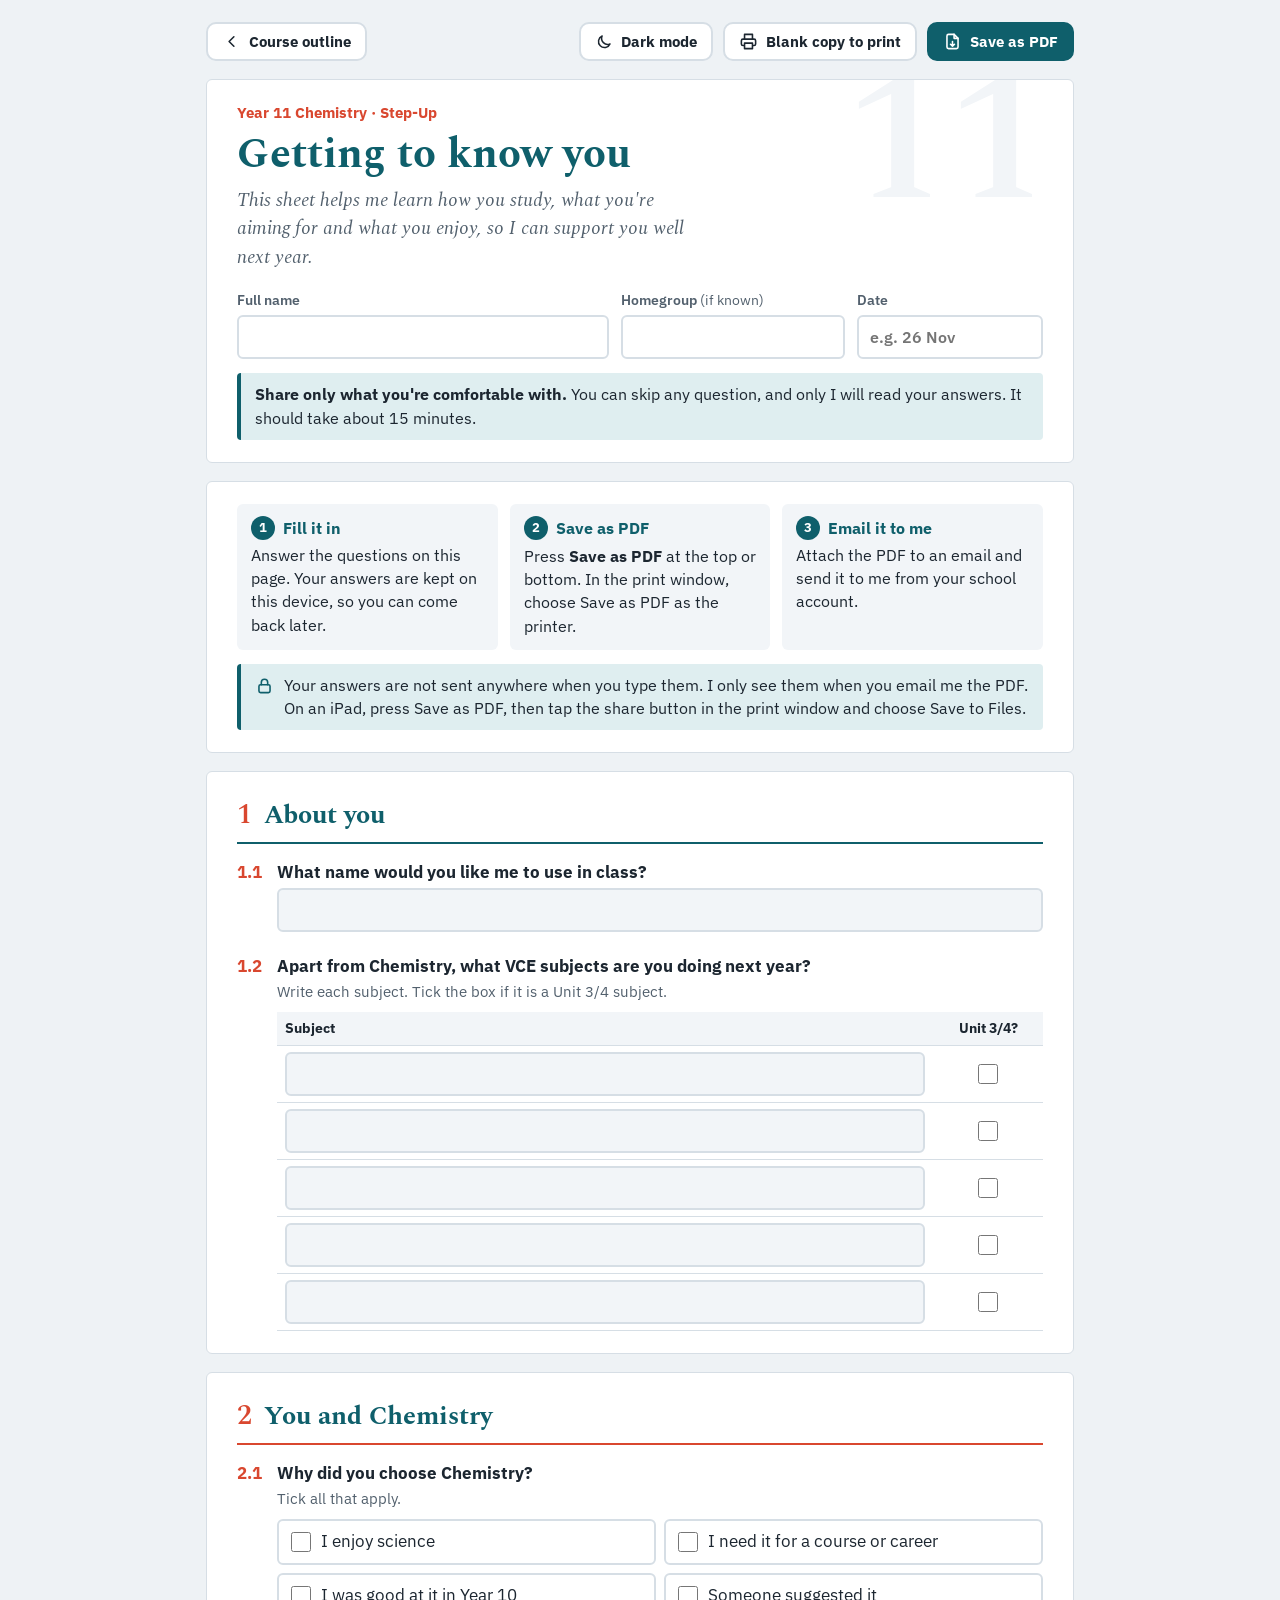
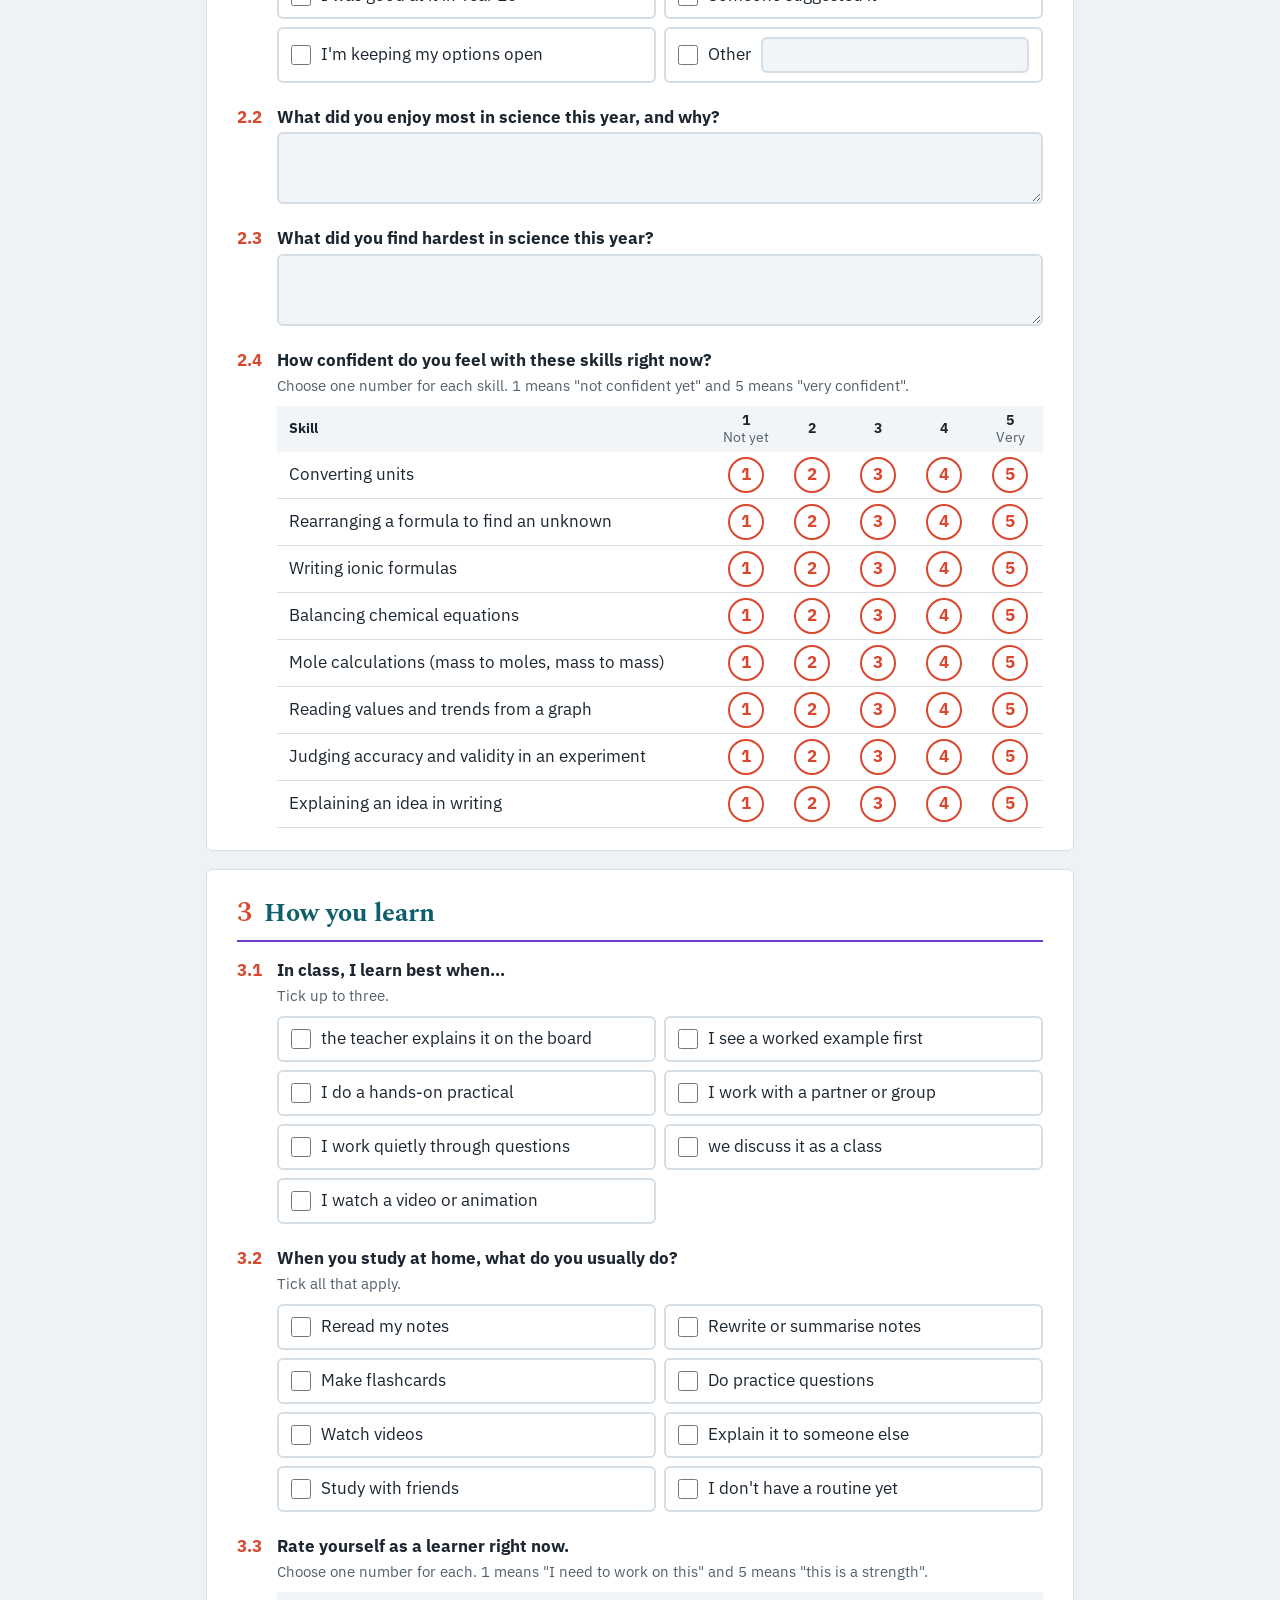
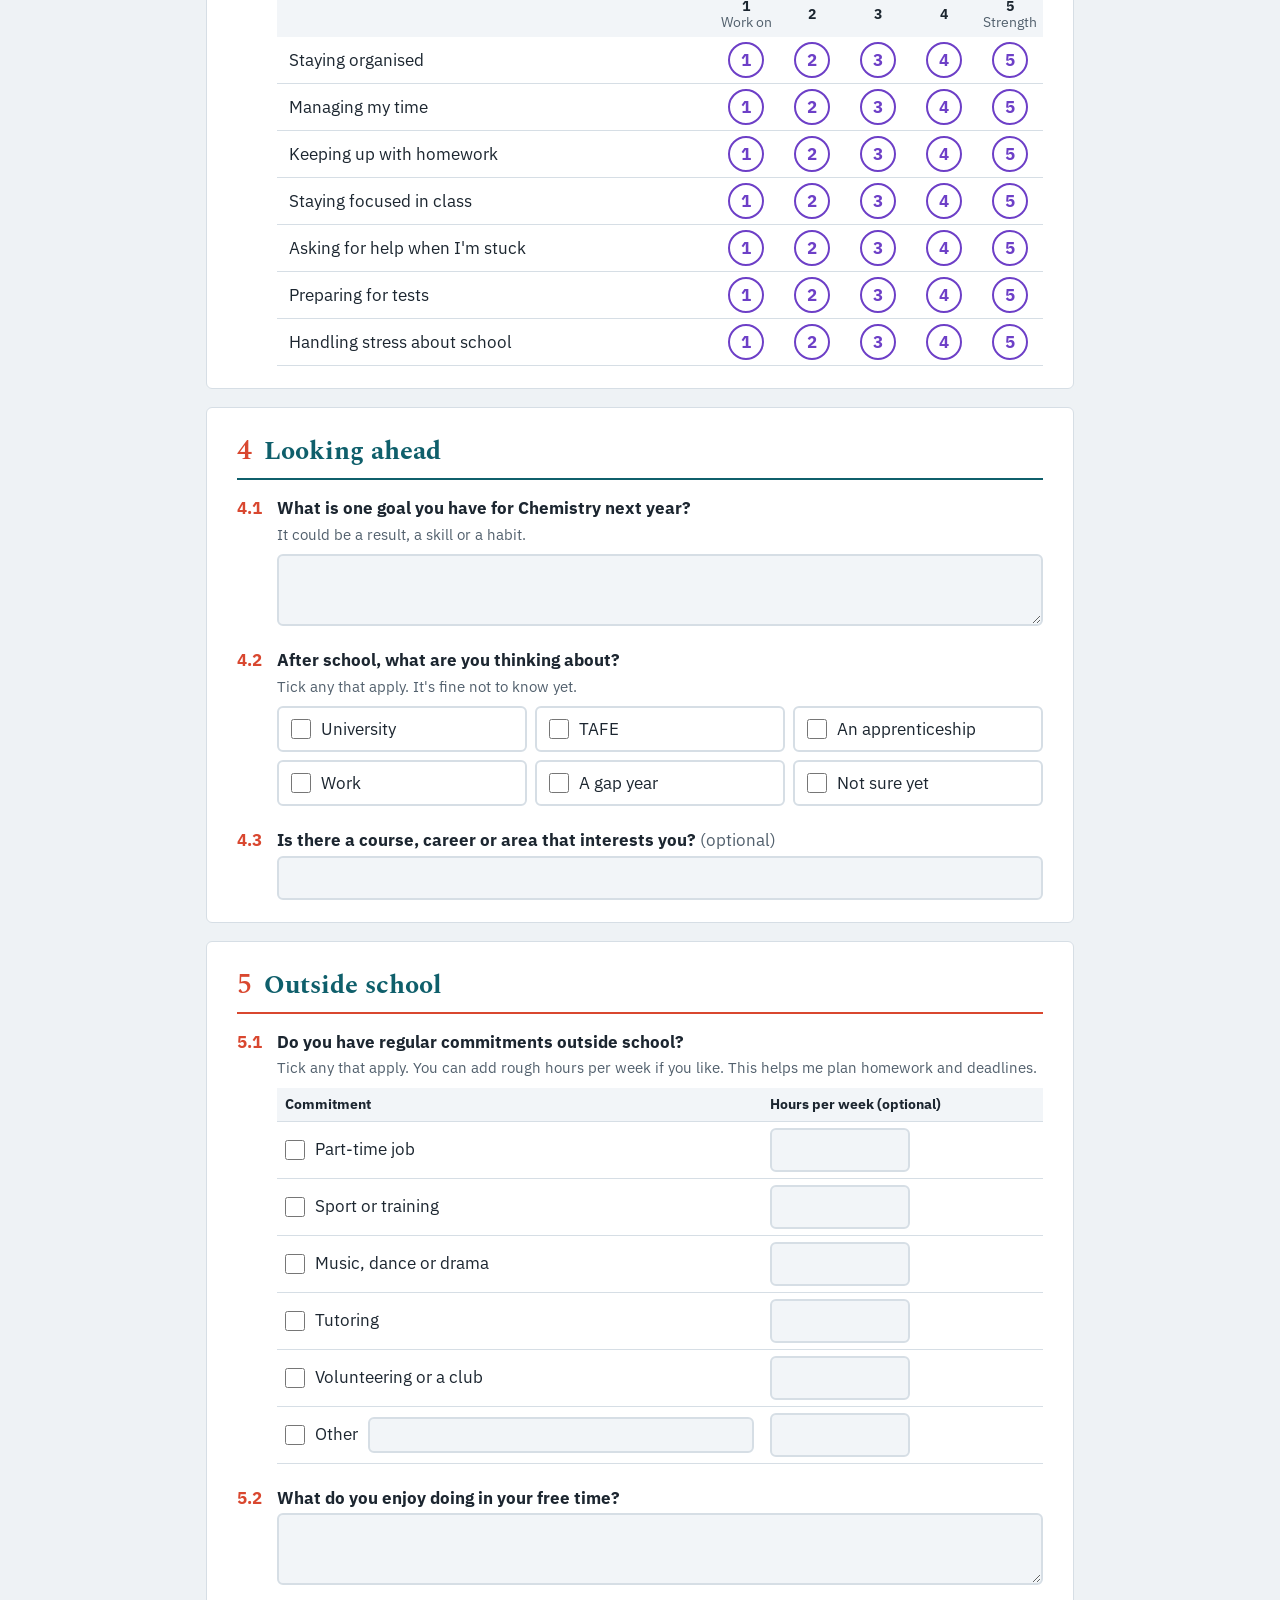
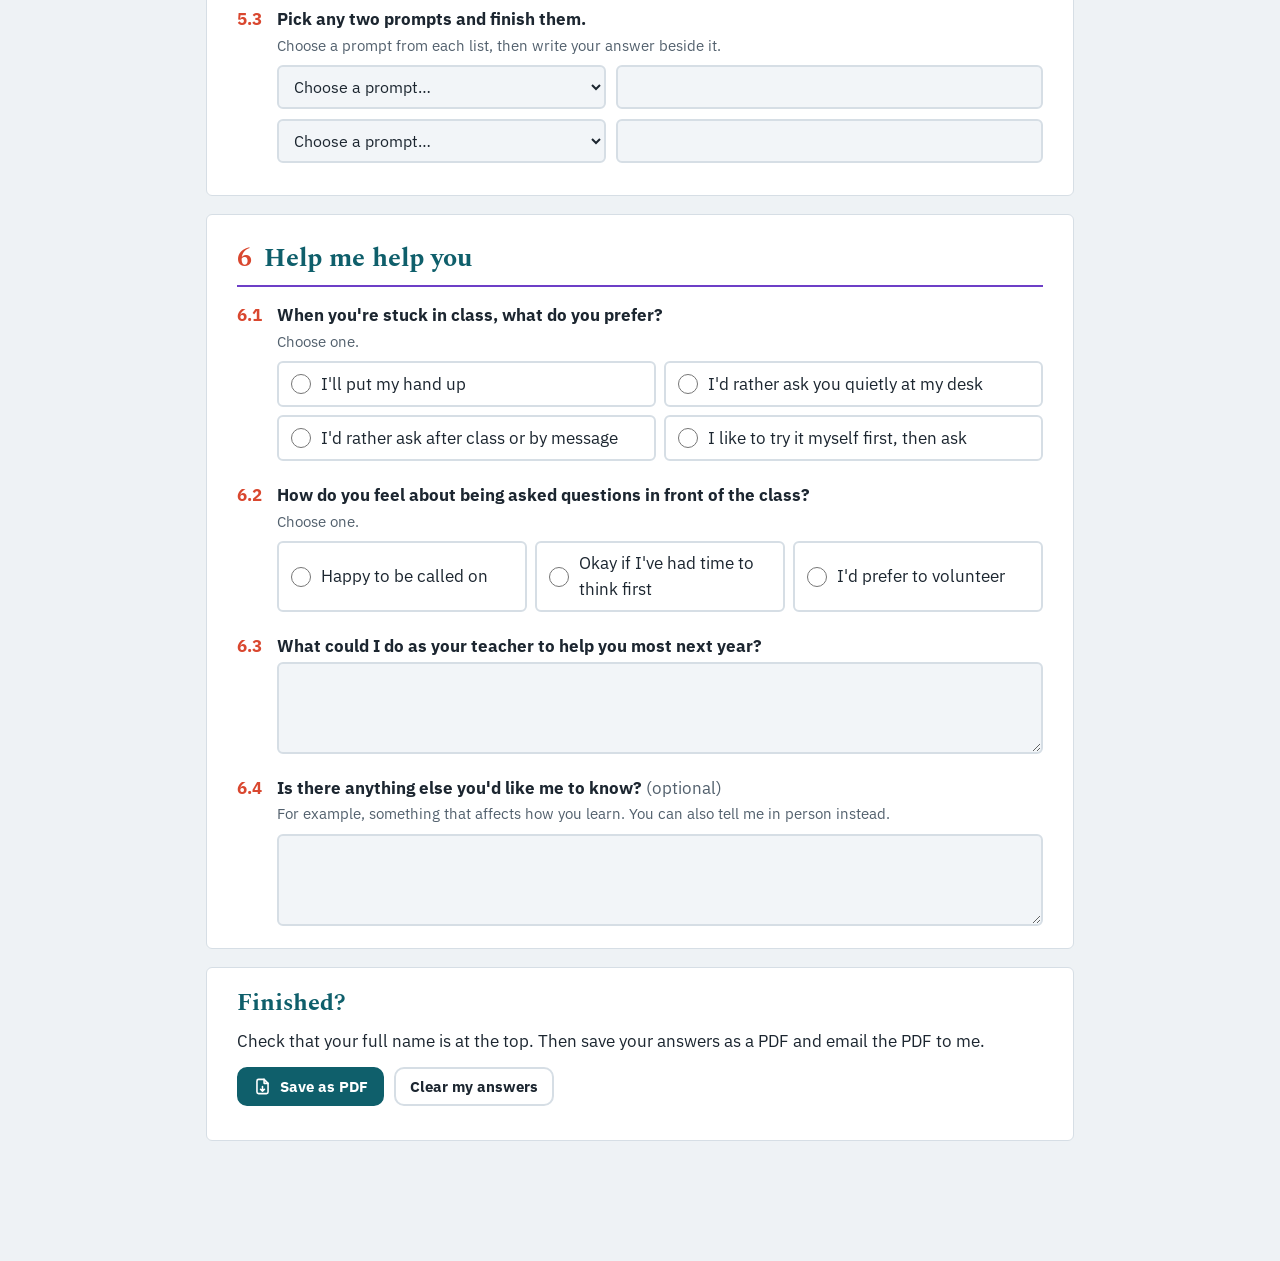
<file: stepup/getting-to-know-you/index.html>
<!doctype html>
<html lang="en-AU"><head><meta charset="utf-8"><meta name="viewport" content="width=device-width,initial-scale=1,viewport-fit=cover"><meta name="robots" content="noindex,nofollow">
<title>Getting to know you</title>
<link rel="preconnect" href="https://fonts.googleapis.com"><link rel="preconnect" href="https://fonts.gstatic.com" crossorigin>
<link rel="stylesheet" href="https://fonts.googleapis.com/css2?family=IBM+Plex+Sans:ital,wght@0,400;0,600;0,700;1,400&family=Spectral:ital,wght@0,400;0,600;1,400&display=swap">
<style>
:root{--bg:#eef2f5;--surface:#fff;--ink:#1c2630;--muted:#52606d;--line:#d6dee5;--tint:#f2f5f8;--acc:#0f5f6b;--acc2:#d9472f;
--teal:#0f5f6b;--teal-soft:#dfeef0;--orange:#d9472f;--orange-soft:#fce8e3;--purple:#6d3fc7;--purple-soft:#ece3fb;--good:#1f7a3d;--good-soft:#dff2e5;
--display:"Spectral",Georgia,serif;--body:"IBM Plex Sans",system-ui,sans-serif;color-scheme:light}
@media (prefers-color-scheme:dark){:root:not([data-theme="light"]){--bg:#151d26;--surface:#1e2934;--ink:#eef3f6;--muted:#aab7c3;--line:#33424f;--tint:#25333f;--acc:#5cc8cc;--acc2:#ff7d61;
--teal:#5cc8cc;--teal-soft:#1f3c43;--orange:#ff7d61;--orange-soft:#43281f;--purple:#c2a6ff;--purple-soft:#36295e;--good:#7fd69a;--good-soft:#163222;color-scheme:dark}}
:root[data-theme="dark"]{--bg:#151d26;--surface:#1e2934;--ink:#eef3f6;--muted:#aab7c3;--line:#33424f;--tint:#25333f;--acc:#5cc8cc;--acc2:#ff7d61;
--teal:#5cc8cc;--teal-soft:#1f3c43;--orange:#ff7d61;--orange-soft:#43281f;--purple:#c2a6ff;--purple-soft:#36295e;--good:#7fd69a;--good-soft:#163222;color-scheme:dark}
*{box-sizing:border-box}
html{-webkit-text-size-adjust:100%}
body{margin:0;background:var(--bg);color:var(--ink);font-family:var(--body);font-size:17px;line-height:1.5}
h1,h2{font-family:var(--display);color:var(--acc);margin:0;line-height:1.15}
.wrap{max-width:900px;margin:0 auto;padding:22px max(16px,env(safe-area-inset-left)) 120px;display:grid;gap:18px}
.toprow{display:flex;justify-content:space-between;align-items:center;gap:10px;flex-wrap:wrap}
.toprow .r{display:flex;gap:10px;flex-wrap:wrap}
.btn{appearance:none;display:inline-flex;align-items:center;gap:8px;border:2px solid var(--line);background:var(--surface);color:var(--ink);border-radius:10px;padding:8px 14px;font:700 15px var(--body);cursor:pointer;text-decoration:none}
.btn:hover{border-color:var(--muted)}
.btn.primary{background:var(--acc);border-color:var(--acc);color:var(--surface)}
.ico{width:19px;height:19px;fill:none;stroke:currentColor;stroke-width:2;stroke-linecap:round;stroke-linejoin:round;flex:none}
.card{background:var(--surface);border:1px solid var(--line);border-radius:6px;padding:22px clamp(18px,3vw,30px)}
.hero{position:relative;overflow:hidden}
.hero .big{position:absolute;right:24px;top:-34px;font-family:var(--display);font-weight:600;font-size:190px;line-height:1;color:var(--tint);pointer-events:none}
.hero .eyebrow{position:relative;color:var(--acc2);font-weight:700;font-size:15px;margin:0 0 6px}
.hero h1{position:relative;font-size:clamp(30px,5vw,42px)}
.hero .sub{position:relative;font-family:var(--display);font-style:italic;font-size:19px;color:var(--muted);margin:8px 0 0;max-width:46ch}
.ids{display:grid;grid-template-columns:2fr 1.2fr 1fr;gap:12px;margin-top:18px;position:relative}
.ids label{display:grid;gap:4px;font-weight:600;font-size:14px;color:var(--muted)}
.ids label i{font-weight:400;font-style:normal}
.ids label{white-space:nowrap}
.how{display:grid;grid-template-columns:repeat(3,1fr);gap:12px}
.how div{background:var(--tint);border-radius:6px;padding:12px 14px;font-size:15.5px}
.how b{display:flex;align-items:center;gap:8px;color:var(--acc);font-size:16px;margin-bottom:4px}
.how b i{font-style:normal;display:inline-grid;place-items:center;width:24px;height:24px;border-radius:50%;background:var(--acc);color:var(--surface);font-size:13px}
.note{display:flex;gap:10px;align-items:flex-start;border-left:4px solid var(--acc);background:var(--teal-soft);border-radius:4px;padding:10px 14px;margin:14px 0 0;font-size:15.5px}
.note .ico{color:var(--acc);margin-top:2px}
.sh{display:flex;align-items:baseline;gap:12px;border-bottom:2px solid var(--sc);padding-bottom:6px;margin-bottom:16px}
.sn{font-family:var(--display);font-weight:600;font-size:28px;color:var(--acc2)}
.sh h2{font-size:26px}
.block{margin:0 0 22px}.block:last-child{margin-bottom:0}
.qt{font-weight:700;margin:0 0 2px}
.qt .n{display:inline-block;min-width:40px;color:var(--acc2)}
.optl{font-weight:400;color:var(--muted)}
.hint{margin:0 0 8px 40px;color:var(--muted);font-size:15px}
.qt+.line,.qt+.area,.hint+.line,.hint+.area,.hint+.opts,.hint+table,.hint+.scalewrap,.hint+.pick,.block>.pick{margin-left:40px}
input.line,textarea.area,select,.otxt{font:inherit;font-size:16px;color:var(--ink);background:var(--tint);border:2px solid var(--line);border-radius:6px;padding:8px 11px;width:calc(100% - 40px)}
td input.line,.pick input.line{width:100%}
.ids input.line{width:100%;background:var(--surface)}
input.line.short{max-width:140px}
textarea.area{resize:vertical;min-height:72px;display:block;overflow:hidden}
input:focus,textarea:focus,select:focus{outline:none;border-color:var(--acc);background:var(--surface)}
.opts{display:grid;grid-template-columns:repeat(2,minmax(0,1fr));gap:8px}
.opts.three{grid-template-columns:repeat(3,minmax(0,1fr))}
.opt{display:flex;align-items:center;gap:10px;border:2px solid var(--line);border-radius:6px;padding:8px 12px;cursor:pointer;background:var(--surface);min-height:46px}
.opt:hover{border-color:var(--muted)}
.opt input[type=checkbox],.opt input[type=radio],.tick input{width:20px;height:20px;accent-color:var(--acc);flex:none;margin:0}
.opt:has(input:checked){border-color:var(--sc);background:var(--scs)}
.opt.dis{opacity:.5;cursor:not-allowed}
.opt.other{flex-wrap:wrap}
.opt .otxt{flex:1;min-width:120px;width:auto;padding:4px 8px}
.maxmsg{margin:8px 0 0 40px;color:var(--acc2);font-size:15px;font-weight:600}
table{border-collapse:collapse}
.subj{width:calc(100% - 40px)}
.subj th,.subj td{text-align:left;padding:6px 8px;border-bottom:1px solid var(--line)}
.subj th{font-size:14px;background:var(--tint);font-weight:700}
.subj .c{text-align:center;width:110px}
.subj .opt{border:0;padding:4px 0;min-height:0;background:none}
.tick{display:inline-flex;padding:8px;cursor:pointer}
.scalewrap{overflow-x:auto}
.scale{width:100%;min-width:560px}
.scale th{font-size:13.5px;font-weight:700;background:var(--tint);padding:6px 4px;text-align:center;line-height:1.25}
.scale th span{font-weight:400;color:var(--muted)}
.scale th:first-child{text-align:left;padding-left:12px}
.scale td{border-bottom:1px solid var(--line);padding:5px 4px}
.scale td:first-child{padding-left:12px}
.scale td.dot{text-align:center;width:66px}
.dot label{display:inline-grid;cursor:pointer}
.dot input{position:absolute;opacity:0;width:1px;height:1px}
.dot span{display:inline-grid;place-items:center;width:36px;height:36px;border-radius:50%;border:2px solid var(--sc);color:var(--sc);font-weight:700}
.dot input:checked+span{background:var(--sc);color:var(--surface)}
.dot input:focus-visible+span{outline:3px solid var(--acc2);outline-offset:2px}
.pick{display:grid;grid-template-columns:minmax(0,1fr) minmax(0,1.3fr);gap:10px;margin-bottom:10px}
.pick select{width:100%}
.done{display:grid;gap:12px;justify-items:start}
.done h2{font-size:24px}
.done p{margin:0}
.done .row{display:flex;gap:10px;flex-wrap:wrap}
.msg{font-weight:600;color:var(--acc2)}
.msg.ok{color:var(--good)}
.paperline{font-size:15px;color:var(--muted)}
.paperline a{color:var(--acc);font-weight:700}
.printonly{display:none}
@media (max-width:700px){.ids,.how{grid-template-columns:1fr}.opts,.opts.three{grid-template-columns:1fr}.pick{grid-template-columns:1fr}
.hint{margin-left:0}.qt .n{min-width:34px}.qt+.line,.qt+.area,.hint+.line,.hint+.area,.hint+.opts,.hint+table,.hint+.scalewrap,.hint+.pick,.block>.pick{margin-left:0}
input.line,textarea.area,.subj{width:100%}.hero .big{font-size:130px}}

@media print{
@page{size:A4;margin:11mm 12mm}
:root{--bg:#fff;--surface:#fff;--ink:#1c2630;--muted:#52606d;--line:#c9d1d9;--tint:#f2f5f8;--acc:#0f5f6b;--acc2:#d9472f;--teal:#0f5f6b;--teal-soft:#dfeef0;--orange:#d9472f;--orange-soft:#fce8e3;--purple:#6d3fc7;--purple-soft:#ece3fb;color-scheme:light}
*{-webkit-print-color-adjust:exact;print-color-adjust:exact}
body{font-size:10.5pt;background:#fff}
.wrap{padding:0;gap:10px;max-width:none}
.toprow,.how,.done,.paperline,.noprint{display:none!important}
.card{border:0;padding:0}
.hero{background:var(--tint);border-left:6px solid var(--acc2);border-radius:8px;padding:14px 18px}
.hero .big{font-size:120pt;top:-30px;right:18px;color:#dce2e8}
.hero h1{font-size:24pt}.hero .sub{font-size:11pt}
.ids{margin-top:10px}
.note{font-size:9.5pt;margin-top:8px}
.sec{margin-top:6px}
.sh{border-bottom-color:var(--acc);margin-bottom:8px;break-after:avoid}
.sn{font-size:16pt}.sh h2{font-size:14pt}
.block{break-inside:avoid;margin-bottom:10px}
.hint{font-size:9pt;margin-bottom:4px}
.qt .n{min-width:30px}.hint{margin-left:30px}
.qt+.line,.qt+.area,.hint+.line,.hint+.area,.hint+.opts,.hint+table,.hint+.scalewrap,.hint+.pick,.block>.pick{margin-left:30px}
input.line,textarea.area,select,.otxt{font-size:10pt;background:#fff;border:0;border-bottom:1.2px solid var(--line);border-radius:0;padding:3px 2px;width:calc(100% - 30px)}
td input.line,.pick input.line,.ids input.line{width:100%}
.ids input.line{border:1.4px solid var(--line);border-radius:6px;padding:4px 8px}
textarea.area{min-height:0;resize:none}
select{appearance:none;-webkit-appearance:none}
.opts{gap:3px 14px}
.opt{border:0;padding:1px 0;min-height:0;background:none!important}
.opt input[type=checkbox],.opt input[type=radio],.tick input{width:13px;height:13px}
.scale{min-width:0}
.scale td{padding:2px 4px}.scale td.dot{width:54px}
.dot span{width:20px;height:20px;font-size:8.5pt;border-width:1.4px}
.subj{width:calc(100% - 30px)}
.subj td,.subj th{padding:3px 8px}
.tick{padding:2px}
.maxmsg{display:none!important}
.opt.dis{opacity:1}
.printonly{display:block}
.sec.s6{break-after:auto}
}
</style><script src="../../assets/theme.js?v=1"></script><link rel="icon" type="image/svg+xml" href="../../favicon.svg"><link rel="icon" type="image/png" sizes="32x32" href="../../favicon-32.png"><link rel="apple-touch-icon" href="../../apple-touch-icon.png"></head>
<body><form class="wrap" id="f" autocomplete="off">
<div class="toprow"><a class="btn" href="../../"><svg class="ico" viewBox="0 0 24 24" aria-hidden="true"><path d="M15 6l-6 6 6 6"/></svg>Course outline</a>
<div class="r"><a class="btn" href="getting-to-know-you.pdf" download><svg class="ico" viewBox="0 0 24 24" aria-hidden="true"><path d="M7 9V3h10v6M7 17H5a2 2 0 0 1-2-2v-4a2 2 0 0 1 2-2h14a2 2 0 0 1 2 2v4a2 2 0 0 1-2 2h-2M7 14h10v7H7z"/></svg>Blank copy to print</a>
<button class="btn primary" type="button" data-pdf><svg class="ico" viewBox="0 0 24 24" aria-hidden="true"><path d="M14 3H7a2 2 0 0 0-2 2v14a2 2 0 0 0 2 2h10a2 2 0 0 0 2-2V8z"/><path d="M14 3v5h5M12 12v6M9.5 15.5L12 18l2.5-2.5"/></svg>Save as PDF</button></div></div>

<section class="card hero"><div class="big">11</div>
<p class="eyebrow">Year 11 Chemistry · Step-Up</p>
<h1>Getting to know you</h1>
<p class="sub">This sheet helps me learn how you study, what you're aiming for and what you enjoy, so I can support you well next year.</p>
<div class="ids"><label><span class="lt">Full name</span><input class="line" id="fullname" type="text" name="full_name"></label>
<label><span class="lt">Homegroup <i>(if known)</i></span><input class="line" type="text" name="homegroup"></label>
<label><span class="lt">Date</span><input class="line" type="text" name="date" placeholder="e.g. 26 Nov"></label></div>
<p class="note"><span><b>Share only what you're comfortable with.</b> You can skip any question, and only I will read your answers. It should take about 15 minutes.</span></p>
</section>

<section class="card noprint"><div class="how">
<div><b><i>1</i>Fill it in</b>Answer the questions on this page. Your answers are kept on this device, so you can come back later.</div>
<div><b><i>2</i>Save as PDF</b>Press <b style="display:inline;color:inherit">Save as PDF</b> at the top or bottom. In the print window, choose Save as PDF as the printer.</div>
<div><b><i>3</i>Email it to me</b>Attach the PDF to an email and send it to me from your school account.</div>
</div>
<p class="note"><svg class="ico" viewBox="0 0 24 24" aria-hidden="true"><rect x="5" y="11" width="14" height="10" rx="2"/><path d="M8 11V8a4 4 0 0 1 8 0v3"/></svg><span>Your answers are not sent anywhere when you type them. I only see them when you email me the PDF. On an iPad, press Save as PDF, then tap the share button in the print window and choose Save to Files.</span></p>
</section>

<section class="card sec s1" style="--sc:var(--teal);--scs:var(--teal-soft)"><div class="sh"><span class="sn">1</span><h2>About you</h2></div><div class="block"><p class="qt"><span class="n">1.1</span>What name would you like me to use in class?</p><input class="line" type="text" name="pref_name" aria-label="Your answer"></div><div class="block"><p class="qt"><span class="n">1.2</span>Apart from Chemistry, what VCE subjects are you doing next year?</p><p class="hint">Write each subject. Tick the box if it is a Unit 3/4 subject.</p><table class="subj"><thead><tr><th>Subject</th><th class="c">Unit 3/4?</th></tr></thead><tbody><tr><td><input class="line" type="text" name="subj_1" aria-label="Subject 1"></td><td class="c"><label class="tick"><input type="checkbox" name="subj_1_u34" value="yes" aria-label="Subject 1 is a Unit 3/4 subject"></label></td></tr><tr><td><input class="line" type="text" name="subj_2" aria-label="Subject 2"></td><td class="c"><label class="tick"><input type="checkbox" name="subj_2_u34" value="yes" aria-label="Subject 2 is a Unit 3/4 subject"></label></td></tr><tr><td><input class="line" type="text" name="subj_3" aria-label="Subject 3"></td><td class="c"><label class="tick"><input type="checkbox" name="subj_3_u34" value="yes" aria-label="Subject 3 is a Unit 3/4 subject"></label></td></tr><tr><td><input class="line" type="text" name="subj_4" aria-label="Subject 4"></td><td class="c"><label class="tick"><input type="checkbox" name="subj_4_u34" value="yes" aria-label="Subject 4 is a Unit 3/4 subject"></label></td></tr><tr><td><input class="line" type="text" name="subj_5" aria-label="Subject 5"></td><td class="c"><label class="tick"><input type="checkbox" name="subj_5_u34" value="yes" aria-label="Subject 5 is a Unit 3/4 subject"></label></td></tr></tbody></table></div></section><section class="card sec s2" style="--sc:var(--orange);--scs:var(--orange-soft)"><div class="sh"><span class="sn">2</span><h2>You and Chemistry</h2></div><div class="block"><p class="qt"><span class="n">2.1</span>Why did you choose Chemistry?</p><p class="hint">Tick all that apply.</p><div class="opts "><label class="opt"><input type="checkbox" name="why" value="I enjoy science"><span>I enjoy science</span></label><label class="opt"><input type="checkbox" name="why" value="I need it for a course or career"><span>I need it for a course or career</span></label><label class="opt"><input type="checkbox" name="why" value="I was good at it in Year 10"><span>I was good at it in Year 10</span></label><label class="opt"><input type="checkbox" name="why" value="Someone suggested it"><span>Someone suggested it</span></label><label class="opt"><input type="checkbox" name="why" value="I&#x27;m keeping my options open"><span>I'm keeping my options open</span></label><label class="opt other"><input type="checkbox" name="why" value="Other"><span>Other</span><input class="otxt" type="text" name="why_other" aria-label="Other, please say what"></label></div></div><div class="block"><p class="qt"><span class="n">2.2</span>What did you enjoy most in science this year, and why?</p><textarea class="area" name="enjoy" rows="2" aria-label="Your answer"></textarea></div><div class="block"><p class="qt"><span class="n">2.3</span>What did you find hardest in science this year?</p><textarea class="area" name="hardest" rows="2" aria-label="Your answer"></textarea></div><div class="block"><p class="qt"><span class="n">2.4</span>How confident do you feel with these skills right now?</p><p class="hint">Choose one number for each skill. 1 means "not confident yet" and 5 means "very confident".</p><div class="scalewrap"><table class="scale"><thead><tr><th>Skill</th><th>1<br><span>Not yet</span></th><th>2</th><th>3</th><th>4</th><th>5<br><span>Very</span></th></tr></thead><tbody><tr><td>Converting units</td><td class="dot"><label><input type="radio" name="skill_1" value="1" aria-label="Converting units: 1"><span>1</span></label></td><td class="dot"><label><input type="radio" name="skill_1" value="2" aria-label="Converting units: 2"><span>2</span></label></td><td class="dot"><label><input type="radio" name="skill_1" value="3" aria-label="Converting units: 3"><span>3</span></label></td><td class="dot"><label><input type="radio" name="skill_1" value="4" aria-label="Converting units: 4"><span>4</span></label></td><td class="dot"><label><input type="radio" name="skill_1" value="5" aria-label="Converting units: 5"><span>5</span></label></td></tr><tr><td>Rearranging a formula to find an unknown</td><td class="dot"><label><input type="radio" name="skill_2" value="1" aria-label="Rearranging a formula to find an unknown: 1"><span>1</span></label></td><td class="dot"><label><input type="radio" name="skill_2" value="2" aria-label="Rearranging a formula to find an unknown: 2"><span>2</span></label></td><td class="dot"><label><input type="radio" name="skill_2" value="3" aria-label="Rearranging a formula to find an unknown: 3"><span>3</span></label></td><td class="dot"><label><input type="radio" name="skill_2" value="4" aria-label="Rearranging a formula to find an unknown: 4"><span>4</span></label></td><td class="dot"><label><input type="radio" name="skill_2" value="5" aria-label="Rearranging a formula to find an unknown: 5"><span>5</span></label></td></tr><tr><td>Writing ionic formulas</td><td class="dot"><label><input type="radio" name="skill_3" value="1" aria-label="Writing ionic formulas: 1"><span>1</span></label></td><td class="dot"><label><input type="radio" name="skill_3" value="2" aria-label="Writing ionic formulas: 2"><span>2</span></label></td><td class="dot"><label><input type="radio" name="skill_3" value="3" aria-label="Writing ionic formulas: 3"><span>3</span></label></td><td class="dot"><label><input type="radio" name="skill_3" value="4" aria-label="Writing ionic formulas: 4"><span>4</span></label></td><td class="dot"><label><input type="radio" name="skill_3" value="5" aria-label="Writing ionic formulas: 5"><span>5</span></label></td></tr><tr><td>Balancing chemical equations</td><td class="dot"><label><input type="radio" name="skill_4" value="1" aria-label="Balancing chemical equations: 1"><span>1</span></label></td><td class="dot"><label><input type="radio" name="skill_4" value="2" aria-label="Balancing chemical equations: 2"><span>2</span></label></td><td class="dot"><label><input type="radio" name="skill_4" value="3" aria-label="Balancing chemical equations: 3"><span>3</span></label></td><td class="dot"><label><input type="radio" name="skill_4" value="4" aria-label="Balancing chemical equations: 4"><span>4</span></label></td><td class="dot"><label><input type="radio" name="skill_4" value="5" aria-label="Balancing chemical equations: 5"><span>5</span></label></td></tr><tr><td>Mole calculations (mass to moles, mass to mass)</td><td class="dot"><label><input type="radio" name="skill_5" value="1" aria-label="Mole calculations (mass to moles, mass to mass): 1"><span>1</span></label></td><td class="dot"><label><input type="radio" name="skill_5" value="2" aria-label="Mole calculations (mass to moles, mass to mass): 2"><span>2</span></label></td><td class="dot"><label><input type="radio" name="skill_5" value="3" aria-label="Mole calculations (mass to moles, mass to mass): 3"><span>3</span></label></td><td class="dot"><label><input type="radio" name="skill_5" value="4" aria-label="Mole calculations (mass to moles, mass to mass): 4"><span>4</span></label></td><td class="dot"><label><input type="radio" name="skill_5" value="5" aria-label="Mole calculations (mass to moles, mass to mass): 5"><span>5</span></label></td></tr><tr><td>Reading values and trends from a graph</td><td class="dot"><label><input type="radio" name="skill_6" value="1" aria-label="Reading values and trends from a graph: 1"><span>1</span></label></td><td class="dot"><label><input type="radio" name="skill_6" value="2" aria-label="Reading values and trends from a graph: 2"><span>2</span></label></td><td class="dot"><label><input type="radio" name="skill_6" value="3" aria-label="Reading values and trends from a graph: 3"><span>3</span></label></td><td class="dot"><label><input type="radio" name="skill_6" value="4" aria-label="Reading values and trends from a graph: 4"><span>4</span></label></td><td class="dot"><label><input type="radio" name="skill_6" value="5" aria-label="Reading values and trends from a graph: 5"><span>5</span></label></td></tr><tr><td>Judging accuracy and validity in an experiment</td><td class="dot"><label><input type="radio" name="skill_7" value="1" aria-label="Judging accuracy and validity in an experiment: 1"><span>1</span></label></td><td class="dot"><label><input type="radio" name="skill_7" value="2" aria-label="Judging accuracy and validity in an experiment: 2"><span>2</span></label></td><td class="dot"><label><input type="radio" name="skill_7" value="3" aria-label="Judging accuracy and validity in an experiment: 3"><span>3</span></label></td><td class="dot"><label><input type="radio" name="skill_7" value="4" aria-label="Judging accuracy and validity in an experiment: 4"><span>4</span></label></td><td class="dot"><label><input type="radio" name="skill_7" value="5" aria-label="Judging accuracy and validity in an experiment: 5"><span>5</span></label></td></tr><tr><td>Explaining an idea in writing</td><td class="dot"><label><input type="radio" name="skill_8" value="1" aria-label="Explaining an idea in writing: 1"><span>1</span></label></td><td class="dot"><label><input type="radio" name="skill_8" value="2" aria-label="Explaining an idea in writing: 2"><span>2</span></label></td><td class="dot"><label><input type="radio" name="skill_8" value="3" aria-label="Explaining an idea in writing: 3"><span>3</span></label></td><td class="dot"><label><input type="radio" name="skill_8" value="4" aria-label="Explaining an idea in writing: 4"><span>4</span></label></td><td class="dot"><label><input type="radio" name="skill_8" value="5" aria-label="Explaining an idea in writing: 5"><span>5</span></label></td></tr></tbody></table></div></div></section><section class="card sec s3" style="--sc:var(--purple);--scs:var(--purple-soft)"><div class="sh"><span class="sn">3</span><h2>How you learn</h2></div><div class="block"><p class="qt"><span class="n">3.1</span>In class, I learn best when…</p><p class="hint">Tick up to three.</p><div class="opts " data-max="3"><label class="opt"><input type="checkbox" name="learn" value="the teacher explains it on the board"><span>the teacher explains it on the board</span></label><label class="opt"><input type="checkbox" name="learn" value="I see a worked example first"><span>I see a worked example first</span></label><label class="opt"><input type="checkbox" name="learn" value="I do a hands-on practical"><span>I do a hands-on practical</span></label><label class="opt"><input type="checkbox" name="learn" value="I work with a partner or group"><span>I work with a partner or group</span></label><label class="opt"><input type="checkbox" name="learn" value="I work quietly through questions"><span>I work quietly through questions</span></label><label class="opt"><input type="checkbox" name="learn" value="we discuss it as a class"><span>we discuss it as a class</span></label><label class="opt"><input type="checkbox" name="learn" value="I watch a video or animation"><span>I watch a video or animation</span></label></div><p class="maxmsg" hidden>You have ticked three. Untick one to choose a different one.</p></div><div class="block"><p class="qt"><span class="n">3.2</span>When you study at home, what do you usually do?</p><p class="hint">Tick all that apply.</p><div class="opts "><label class="opt"><input type="checkbox" name="study" value="Reread my notes"><span>Reread my notes</span></label><label class="opt"><input type="checkbox" name="study" value="Rewrite or summarise notes"><span>Rewrite or summarise notes</span></label><label class="opt"><input type="checkbox" name="study" value="Make flashcards"><span>Make flashcards</span></label><label class="opt"><input type="checkbox" name="study" value="Do practice questions"><span>Do practice questions</span></label><label class="opt"><input type="checkbox" name="study" value="Watch videos"><span>Watch videos</span></label><label class="opt"><input type="checkbox" name="study" value="Explain it to someone else"><span>Explain it to someone else</span></label><label class="opt"><input type="checkbox" name="study" value="Study with friends"><span>Study with friends</span></label><label class="opt"><input type="checkbox" name="study" value="I don&#x27;t have a routine yet"><span>I don't have a routine yet</span></label></div></div><div class="block"><p class="qt"><span class="n">3.3</span>Rate yourself as a learner right now.</p><p class="hint">Choose one number for each. 1 means "I need to work on this" and 5 means "this is a strength".</p><div class="scalewrap"><table class="scale"><thead><tr><th></th><th>1<br><span>Work on</span></th><th>2</th><th>3</th><th>4</th><th>5<br><span>Strength</span></th></tr></thead><tbody><tr><td>Staying organised</td><td class="dot"><label><input type="radio" name="self_1" value="1" aria-label="Staying organised: 1"><span>1</span></label></td><td class="dot"><label><input type="radio" name="self_1" value="2" aria-label="Staying organised: 2"><span>2</span></label></td><td class="dot"><label><input type="radio" name="self_1" value="3" aria-label="Staying organised: 3"><span>3</span></label></td><td class="dot"><label><input type="radio" name="self_1" value="4" aria-label="Staying organised: 4"><span>4</span></label></td><td class="dot"><label><input type="radio" name="self_1" value="5" aria-label="Staying organised: 5"><span>5</span></label></td></tr><tr><td>Managing my time</td><td class="dot"><label><input type="radio" name="self_2" value="1" aria-label="Managing my time: 1"><span>1</span></label></td><td class="dot"><label><input type="radio" name="self_2" value="2" aria-label="Managing my time: 2"><span>2</span></label></td><td class="dot"><label><input type="radio" name="self_2" value="3" aria-label="Managing my time: 3"><span>3</span></label></td><td class="dot"><label><input type="radio" name="self_2" value="4" aria-label="Managing my time: 4"><span>4</span></label></td><td class="dot"><label><input type="radio" name="self_2" value="5" aria-label="Managing my time: 5"><span>5</span></label></td></tr><tr><td>Keeping up with homework</td><td class="dot"><label><input type="radio" name="self_3" value="1" aria-label="Keeping up with homework: 1"><span>1</span></label></td><td class="dot"><label><input type="radio" name="self_3" value="2" aria-label="Keeping up with homework: 2"><span>2</span></label></td><td class="dot"><label><input type="radio" name="self_3" value="3" aria-label="Keeping up with homework: 3"><span>3</span></label></td><td class="dot"><label><input type="radio" name="self_3" value="4" aria-label="Keeping up with homework: 4"><span>4</span></label></td><td class="dot"><label><input type="radio" name="self_3" value="5" aria-label="Keeping up with homework: 5"><span>5</span></label></td></tr><tr><td>Staying focused in class</td><td class="dot"><label><input type="radio" name="self_4" value="1" aria-label="Staying focused in class: 1"><span>1</span></label></td><td class="dot"><label><input type="radio" name="self_4" value="2" aria-label="Staying focused in class: 2"><span>2</span></label></td><td class="dot"><label><input type="radio" name="self_4" value="3" aria-label="Staying focused in class: 3"><span>3</span></label></td><td class="dot"><label><input type="radio" name="self_4" value="4" aria-label="Staying focused in class: 4"><span>4</span></label></td><td class="dot"><label><input type="radio" name="self_4" value="5" aria-label="Staying focused in class: 5"><span>5</span></label></td></tr><tr><td>Asking for help when I'm stuck</td><td class="dot"><label><input type="radio" name="self_5" value="1" aria-label="Asking for help when I'm stuck: 1"><span>1</span></label></td><td class="dot"><label><input type="radio" name="self_5" value="2" aria-label="Asking for help when I'm stuck: 2"><span>2</span></label></td><td class="dot"><label><input type="radio" name="self_5" value="3" aria-label="Asking for help when I'm stuck: 3"><span>3</span></label></td><td class="dot"><label><input type="radio" name="self_5" value="4" aria-label="Asking for help when I'm stuck: 4"><span>4</span></label></td><td class="dot"><label><input type="radio" name="self_5" value="5" aria-label="Asking for help when I'm stuck: 5"><span>5</span></label></td></tr><tr><td>Preparing for tests</td><td class="dot"><label><input type="radio" name="self_6" value="1" aria-label="Preparing for tests: 1"><span>1</span></label></td><td class="dot"><label><input type="radio" name="self_6" value="2" aria-label="Preparing for tests: 2"><span>2</span></label></td><td class="dot"><label><input type="radio" name="self_6" value="3" aria-label="Preparing for tests: 3"><span>3</span></label></td><td class="dot"><label><input type="radio" name="self_6" value="4" aria-label="Preparing for tests: 4"><span>4</span></label></td><td class="dot"><label><input type="radio" name="self_6" value="5" aria-label="Preparing for tests: 5"><span>5</span></label></td></tr><tr><td>Handling stress about school</td><td class="dot"><label><input type="radio" name="self_7" value="1" aria-label="Handling stress about school: 1"><span>1</span></label></td><td class="dot"><label><input type="radio" name="self_7" value="2" aria-label="Handling stress about school: 2"><span>2</span></label></td><td class="dot"><label><input type="radio" name="self_7" value="3" aria-label="Handling stress about school: 3"><span>3</span></label></td><td class="dot"><label><input type="radio" name="self_7" value="4" aria-label="Handling stress about school: 4"><span>4</span></label></td><td class="dot"><label><input type="radio" name="self_7" value="5" aria-label="Handling stress about school: 5"><span>5</span></label></td></tr></tbody></table></div></div></section><section class="card sec s4" style="--sc:var(--teal);--scs:var(--teal-soft)"><div class="sh"><span class="sn">4</span><h2>Looking ahead</h2></div><div class="block"><p class="qt"><span class="n">4.1</span>What is one goal you have for Chemistry next year?</p><p class="hint">It could be a result, a skill or a habit.</p><textarea class="area" name="goal" rows="2" aria-label="Your answer"></textarea></div><div class="block"><p class="qt"><span class="n">4.2</span>After school, what are you thinking about?</p><p class="hint">Tick any that apply. It's fine not to know yet.</p><div class="opts three"><label class="opt"><input type="checkbox" name="after" value="University"><span>University</span></label><label class="opt"><input type="checkbox" name="after" value="TAFE"><span>TAFE</span></label><label class="opt"><input type="checkbox" name="after" value="An apprenticeship"><span>An apprenticeship</span></label><label class="opt"><input type="checkbox" name="after" value="Work"><span>Work</span></label><label class="opt"><input type="checkbox" name="after" value="A gap year"><span>A gap year</span></label><label class="opt"><input type="checkbox" name="after" value="Not sure yet"><span>Not sure yet</span></label></div></div><div class="block"><p class="qt"><span class="n">4.3</span>Is there a course, career or area that interests you? <span class="optl">(optional)</span></p><input class="line" type="text" name="career" aria-label="Your answer"></div></section><section class="card sec s5" style="--sc:var(--orange);--scs:var(--orange-soft)"><div class="sh"><span class="sn">5</span><h2>Outside school</h2></div><div class="block"><p class="qt"><span class="n">5.1</span>Do you have regular commitments outside school?</p><p class="hint">Tick any that apply. You can add rough hours per week if you like. This helps me plan homework and deadlines.</p><table class="subj"><thead><tr><th>Commitment</th><th>Hours per week (optional)</th></tr></thead><tbody><tr><td><label class="opt"><input type="checkbox" name="commit" value="Part-time job"><span>Part-time job</span></label></td><td><input class="line short" type="text" inputmode="decimal" name="hours_1" aria-label="Hours per week for Part-time job"></td></tr><tr><td><label class="opt"><input type="checkbox" name="commit" value="Sport or training"><span>Sport or training</span></label></td><td><input class="line short" type="text" inputmode="decimal" name="hours_2" aria-label="Hours per week for Sport or training"></td></tr><tr><td><label class="opt"><input type="checkbox" name="commit" value="Music, dance or drama"><span>Music, dance or drama</span></label></td><td><input class="line short" type="text" inputmode="decimal" name="hours_3" aria-label="Hours per week for Music, dance or drama"></td></tr><tr><td><label class="opt"><input type="checkbox" name="commit" value="Tutoring"><span>Tutoring</span></label></td><td><input class="line short" type="text" inputmode="decimal" name="hours_4" aria-label="Hours per week for Tutoring"></td></tr><tr><td><label class="opt"><input type="checkbox" name="commit" value="Volunteering or a club"><span>Volunteering or a club</span></label></td><td><input class="line short" type="text" inputmode="decimal" name="hours_5" aria-label="Hours per week for Volunteering or a club"></td></tr><tr><td><label class="opt"><input type="checkbox" name="commit" value="Other"><span>Other</span><input class="otxt" type="text" name="commit_other" aria-label="Other commitment"></label></td><td><input class="line short" type="text" inputmode="decimal" name="hours_6" aria-label="Hours per week for Other"></td></tr></tbody></table></div><div class="block"><p class="qt"><span class="n">5.2</span>What do you enjoy doing in your free time?</p><textarea class="area" name="free" rows="2" aria-label="Your answer"></textarea></div><div class="block"><p class="qt"><span class="n">5.3</span>Pick any two prompts and finish them.</p><p class="hint">Choose a prompt from each list, then write your answer beside it.</p><div class="pick"><select name="prompt_1" aria-label="Prompt 1"><option value="">Choose a prompt…</option><option value="1">1. A show, game, book or music I'm into right now is…</option><option value="2">2. A food I could eat every week is…</option><option value="3">3. A place I'd love to visit is…</option><option value="4">4. Something I'm good at outside school is…</option><option value="5">5. Something most people don't know about me is…</option></select><input class="line" type="text" name="prompt_1_ans" aria-label="Your answer to prompt 1"></div><div class="pick"><select name="prompt_2" aria-label="Prompt 2"><option value="">Choose a prompt…</option><option value="1">1. A show, game, book or music I'm into right now is…</option><option value="2">2. A food I could eat every week is…</option><option value="3">3. A place I'd love to visit is…</option><option value="4">4. Something I'm good at outside school is…</option><option value="5">5. Something most people don't know about me is…</option></select><input class="line" type="text" name="prompt_2_ans" aria-label="Your answer to prompt 2"></div></div></section><section class="card sec s6" style="--sc:var(--purple);--scs:var(--purple-soft)"><div class="sh"><span class="sn">6</span><h2>Help me help you</h2></div><div class="block"><p class="qt"><span class="n">6.1</span>When you're stuck in class, what do you prefer?</p><p class="hint">Choose one.</p><div class="opts "><label class="opt"><input type="radio" name="stuck" value="I&#x27;ll put my hand up"><span>I'll put my hand up</span></label><label class="opt"><input type="radio" name="stuck" value="I&#x27;d rather ask you quietly at my desk"><span>I'd rather ask you quietly at my desk</span></label><label class="opt"><input type="radio" name="stuck" value="I&#x27;d rather ask after class or by message"><span>I'd rather ask after class or by message</span></label><label class="opt"><input type="radio" name="stuck" value="I like to try it myself first, then ask"><span>I like to try it myself first, then ask</span></label></div></div><div class="block"><p class="qt"><span class="n">6.2</span>How do you feel about being asked questions in front of the class?</p><p class="hint">Choose one.</p><div class="opts three"><label class="opt"><input type="radio" name="called" value="Happy to be called on"><span>Happy to be called on</span></label><label class="opt"><input type="radio" name="called" value="Okay if I&#x27;ve had time to think first"><span>Okay if I've had time to think first</span></label><label class="opt"><input type="radio" name="called" value="I&#x27;d prefer to volunteer"><span>I'd prefer to volunteer</span></label></div></div><div class="block"><p class="qt"><span class="n">6.3</span>What could I do as your teacher to help you most next year?</p><textarea class="area" name="help" rows="3" aria-label="Your answer"></textarea></div><div class="block"><p class="qt"><span class="n">6.4</span>Is there anything else you'd like me to know? <span class="optl">(optional)</span></p><p class="hint">For example, something that affects how you learn. You can also tell me in person instead.</p><textarea class="area" name="else" rows="3" aria-label="Your answer"></textarea></div></section>

<section class="card done">
<h2>Finished?</h2>
<p>Check that your full name is at the top. Then save your answers as a PDF and email the PDF to me.</p>
<div class="row"><button class="btn primary" type="button" data-pdf><svg class="ico" viewBox="0 0 24 24" aria-hidden="true"><path d="M14 3H7a2 2 0 0 0-2 2v14a2 2 0 0 0 2 2h10a2 2 0 0 0 2-2V8z"/><path d="M14 3v5h5M12 12v6M9.5 15.5L12 18l2.5-2.5"/></svg>Save as PDF</button>
<button class="btn" type="button" id="clear">Clear my answers</button></div>
<p id="msg" class="msg" role="status" aria-live="polite"></p>
</section>
<p class="printonly" style="font-family:var(--display);font-weight:600;color:var(--acc);margin-top:8px">Thank you for filling this in. I'm looking forward to working with you next year.</p>
</form>
<script>
(function(){
var KEY='y11-gtky-2026', form=document.getElementById('f');
function save(){var d={};form.querySelectorAll('input,textarea,select').forEach(function(el){if(!el.name)return;
 if(el.type==='checkbox'||el.type==='radio'){if(el.checked){(d[el.name]=d[el.name]||[]).push(el.value)}}else{d[el.name]=el.value}});
 try{localStorage.setItem(KEY,JSON.stringify(d))}catch(e){}}
function load(){var d;try{d=JSON.parse(localStorage.getItem(KEY)||'null')}catch(e){d=null}if(!d)return;
 form.querySelectorAll('input,textarea,select').forEach(function(el){if(!el.name||!(el.name in d))return;var v=d[el.name];
 if(el.type==='checkbox'||el.type==='radio'){el.checked=Array.isArray(v)&&v.indexOf(el.value)>-1}else{el.value=v}})}
function grow(t){t.style.height='auto';t.style.height=(t.scrollHeight+4)+'px'}
function limits(){document.querySelectorAll('.opts[data-max]').forEach(function(g){var mx=+g.dataset.max,
 boxes=g.querySelectorAll('input[type=checkbox]'),n=[].filter.call(boxes,function(b){return b.checked}).length;
 boxes.forEach(function(b){var off=!b.checked&&n>=mx;b.disabled=off;b.closest('.opt').classList.toggle('dis',off)});
 var m=g.parentNode.querySelector('.maxmsg');if(m)m.hidden=n<mx})}
load();limits();
document.querySelectorAll('textarea').forEach(grow);
form.addEventListener('input',function(e){if(e.target.tagName==='TEXTAREA')grow(e.target);
 if(e.target.classList.contains('otxt')&&e.target.value){var c=e.target.closest('.opt').querySelector('input[type=checkbox],input[type=radio]');if(c&&!c.disabled)c.checked=true}
 limits();save()});
form.addEventListener('change',function(){limits();save()});
form.addEventListener('submit',function(e){e.preventDefault()});
var msg=document.getElementById('msg');
function toPdf(){var nm=document.getElementById('fullname').value.trim();
 if(!nm){msg.className='msg';msg.textContent='Please write your full name at the top first, so I know whose sheet it is.';
  document.getElementById('fullname').focus();return}
 msg.className='msg ok';msg.textContent='';
 var old=document.title;document.title='Getting to know you - '+nm;
 document.querySelectorAll('textarea').forEach(grow);
 window.print();setTimeout(function(){document.title=old},1500)}
document.querySelectorAll('[data-pdf]').forEach(function(b){b.addEventListener('click',toPdf)});
document.getElementById('clear').addEventListener('click',function(){
 if(!confirm('Clear all your answers on this device? This cannot be undone.'))return;
 try{localStorage.removeItem(KEY)}catch(e){}form.reset();document.querySelectorAll('textarea').forEach(grow);limits();
 msg.className='msg ok';msg.textContent='Your answers have been cleared.'});
})();
</script>
</body></html>
</file>
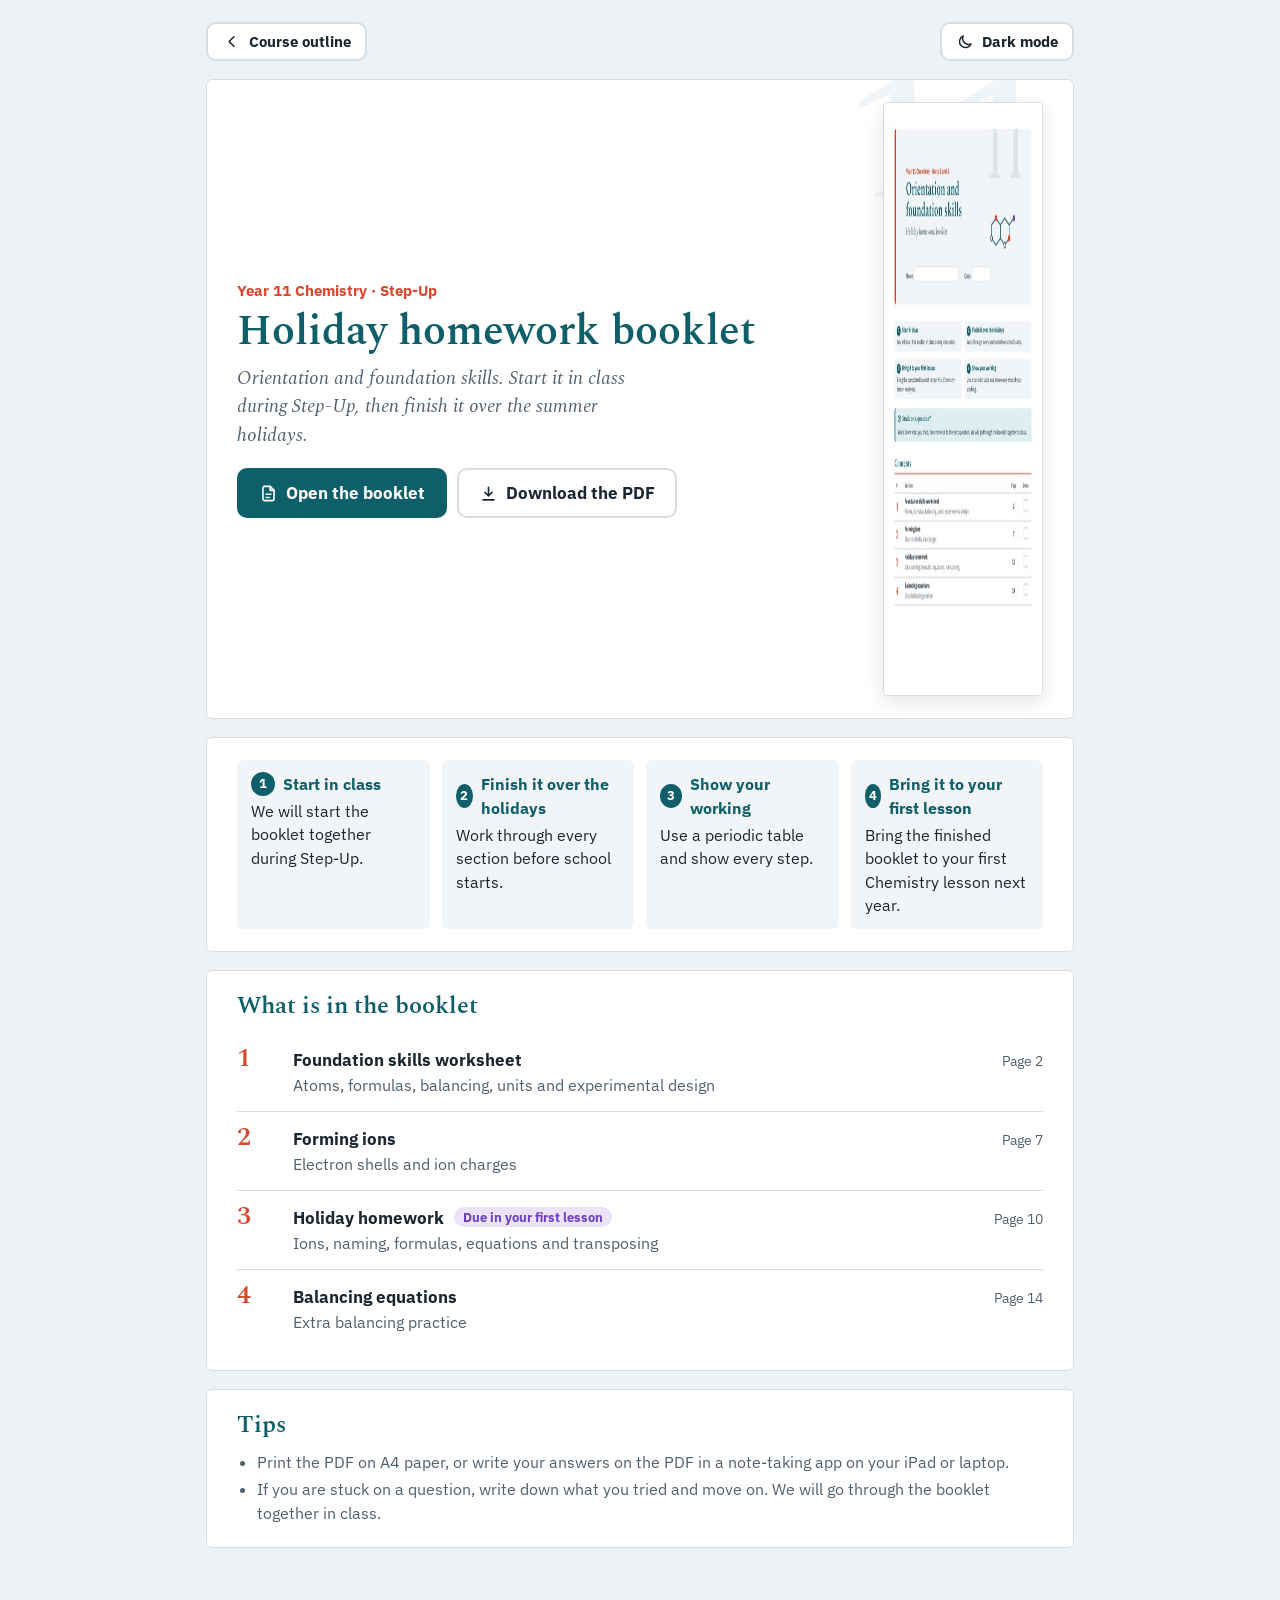
<file: stepup/holiday-homework/index.html>
<!doctype html>
<html lang="en-AU"><head><meta charset="utf-8"><meta name="viewport" content="width=device-width,initial-scale=1,viewport-fit=cover"><meta name="robots" content="noindex,nofollow">
<title>Holiday homework booklet</title>
<link rel="preconnect" href="https://fonts.googleapis.com"><link rel="preconnect" href="https://fonts.gstatic.com" crossorigin>
<link rel="stylesheet" href="https://fonts.googleapis.com/css2?family=IBM+Plex+Sans:ital,wght@0,400;0,600;0,700;1,400&family=Spectral:ital,wght@0,400;0,600;1,400&display=swap">
<style>
:root{--bg:#eef2f5;--surface:#fff;--ink:#1c2630;--muted:#52606d;--line:#d6dee5;--tint:#f2f5f8;--acc:#0f5f6b;--acc2:#d9472f;
--teal-soft:#dfeef0;--tomato-soft:#fce8e3;--purple:#6d3fc7;--purple-soft:#ece3fb;
--display:"Spectral",Georgia,serif;--body:"IBM Plex Sans",system-ui,sans-serif;color-scheme:light}
@media (prefers-color-scheme:dark){:root:not([data-theme="light"]){--bg:#151d26;--surface:#1e2934;--ink:#eef3f6;--muted:#aab7c3;--line:#33424f;--tint:#25333f;--acc:#5cc8cc;--acc2:#ff7d61;
--teal-soft:#1f3c43;--tomato-soft:#43281f;--purple:#c2a6ff;--purple-soft:#36295e;color-scheme:dark}}
:root[data-theme="dark"]{--bg:#151d26;--surface:#1e2934;--ink:#eef3f6;--muted:#aab7c3;--line:#33424f;--tint:#25333f;--acc:#5cc8cc;--acc2:#ff7d61;
--teal-soft:#1f3c43;--tomato-soft:#43281f;--purple:#c2a6ff;--purple-soft:#36295e;color-scheme:dark}
*{box-sizing:border-box}
html{-webkit-text-size-adjust:100%}
body{margin:0;background:var(--bg);color:var(--ink);font-family:var(--body);font-size:17px;line-height:1.5}
h1,h2{font-family:var(--display);color:var(--acc);margin:0;line-height:1.15;font-weight:600}
p{margin:0}
.wrap{max-width:900px;margin:0 auto;padding:22px max(16px,env(safe-area-inset-left)) 80px;display:grid;gap:18px}
.toprow{display:flex;justify-content:space-between;align-items:center;gap:10px;flex-wrap:wrap}
.toprow .r{display:flex;gap:10px;flex-wrap:wrap}
.btn{appearance:none;display:inline-flex;align-items:center;gap:8px;border:2px solid var(--line);background:var(--surface);color:var(--ink);border-radius:10px;padding:8px 14px;font:700 15px var(--body);cursor:pointer;text-decoration:none}
.btn:hover{border-color:var(--muted)}
.btn.primary{background:var(--acc);border-color:var(--acc);color:var(--surface)}
.btn.lg{padding:12px 20px;font-size:16.5px}
.ico{width:19px;height:19px;fill:none;stroke:currentColor;stroke-width:2;stroke-linecap:round;stroke-linejoin:round;flex:none}
.card{background:var(--surface);border:1px solid var(--line);border-radius:6px;padding:22px clamp(18px,3vw,30px)}
.hero{position:relative;overflow:hidden;display:grid;grid-template-columns:minmax(0,1fr) 160px;gap:24px;align-items:center}
.hero .big{position:absolute;right:24px;top:-34px;font-family:var(--display);font-weight:600;font-size:190px;line-height:1;color:var(--tint);pointer-events:none}
.hero>*:not(.big){position:relative}
.hero .eyebrow{color:var(--acc2);font-weight:700;font-size:15px;margin:0 0 6px}
.hero h1{font-size:clamp(30px,5vw,42px)}
.hero .sub{font-family:var(--display);font-style:italic;font-size:19px;color:var(--muted);margin:8px 0 18px;max-width:42ch}
.hero .acts{display:flex;gap:10px;flex-wrap:wrap}
.cover{display:block;width:100%;border:1px solid var(--line);border-radius:4px;box-shadow:0 6px 18px rgba(28,38,48,.12)}
@media (max-width:640px){.hero{grid-template-columns:1fr}.cover{max-width:170px}}
.how{display:grid;grid-template-columns:repeat(4,1fr);gap:12px}
.how div{background:var(--tint);border-radius:6px;padding:12px 14px;font-size:15.5px}
.how b{display:flex;align-items:center;gap:8px;color:var(--acc);font-size:16px;margin-bottom:4px}
.how b i{font-style:normal;display:inline-grid;place-items:center;width:24px;height:24px;border-radius:50%;background:var(--acc);color:var(--surface);font-size:13px}
@media (max-width:800px){.how{grid-template-columns:1fr 1fr}}
h2{font-size:24px;margin-bottom:12px}
.secs{list-style:none;margin:0;padding:0;display:grid;gap:0}
.secs li{display:grid;grid-template-columns:44px minmax(0,1fr) auto;gap:12px;align-items:baseline;padding:12px 0;border-bottom:1px solid var(--line)}
.secs li:last-child{border-bottom:0}
.secs .n{font-family:var(--display);font-weight:600;font-size:26px;color:var(--acc2);line-height:1}
.secs b{display:block;font-size:17px}
.secs span.d{color:var(--muted);font-size:15.5px}
.secs .pg{color:var(--muted);font-size:14px;white-space:nowrap}
.due{display:inline-block;margin-left:6px;font-size:12.5px;font-weight:700;color:var(--purple);background:var(--purple-soft);border-radius:99px;padding:1px 9px;vertical-align:2px}
.note{display:flex;gap:10px;align-items:flex-start;border-left:4px solid var(--acc);background:var(--teal-soft);border-radius:4px;padding:10px 14px;font-size:15.5px}
.note .ico{color:var(--acc);margin-top:2px}
.tips{margin:0;padding-left:20px;color:var(--muted);font-size:15.5px;display:grid;gap:4px}
</style><script src="../../assets/theme.js?v=1"></script><link rel="icon" type="image/svg+xml" href="../../favicon.svg"><link rel="icon" type="image/png" sizes="32x32" href="../../favicon-32.png"><link rel="apple-touch-icon" href="../../apple-touch-icon.png"></head>
<body><main class="wrap">
<div class="toprow"><a class="btn" href="../../"><svg class="ico" viewBox="0 0 24 24" aria-hidden="true"><path d="M15 6l-6 6 6 6"/></svg>Course outline</a><div class="r"></div></div>

<section class="card hero"><div class="big">11</div>
<div>
<p class="eyebrow">Year 11 Chemistry · Step-Up</p>
<h1>Holiday homework booklet</h1>
<p class="sub">Orientation and foundation skills. Start it in class during Step-Up, then finish it over the summer holidays.</p>
<div class="acts">
<a class="btn primary lg" href="holiday-homework-booklet.pdf" target="_blank" rel="noopener"><svg class="ico" viewBox="0 0 24 24" aria-hidden="true"><path d="M14 3H7a2 2 0 0 0-2 2v14a2 2 0 0 0 2 2h10a2 2 0 0 0 2-2V8z"/><path d="M14 3v5h5M9 13h6M9 17h4"/></svg>Open the booklet</a>
<a class="btn lg" href="holiday-homework-booklet.pdf" download><svg class="ico" viewBox="0 0 24 24" aria-hidden="true"><path d="M12 4v11M7.5 10.5L12 15l4.5-4.5M5 20h14"/></svg>Download the PDF</a>
</div>
</div>
<a href="holiday-homework-booklet.pdf" target="_blank" rel="noopener" aria-label="Open the booklet"><img class="cover" src="cover.jpg" alt="Cover of the Orientation and foundation skills holiday homework booklet" width="420" height="594"></a>
</section>

<section class="card"><div class="how">
<div><b><i>1</i>Start in class</b>We will start the booklet together during Step-Up.</div>
<div><b><i>2</i>Finish it over the holidays</b>Work through every section before school starts.</div>
<div><b><i>3</i>Show your working</b>Use a periodic table and show every step.</div>
<div><b><i>4</i>Bring it to your first lesson</b>Bring the finished booklet to your first Chemistry lesson next year.</div>
</div></section>

<section class="card">
<h2>What is in the booklet</h2>
<ul class="secs">
<li><span class="n">1</span><span><b>Foundation skills worksheet</b><span class="d">Atoms, formulas, balancing, units and experimental design</span></span><span class="pg">Page 2</span></li>
<li><span class="n">2</span><span><b>Forming ions</b><span class="d">Electron shells and ion charges</span></span><span class="pg">Page 7</span></li>
<li><span class="n">3</span><span><b>Holiday homework <span class="due">Due in your first lesson</span></b><span class="d">Ions, naming, formulas, equations and transposing</span></span><span class="pg">Page 10</span></li>
<li><span class="n">4</span><span><b>Balancing equations</b><span class="d">Extra balancing practice</span></span><span class="pg">Page 14</span></li>
</ul>
</section>

<section class="card">
<h2>Tips</h2>
<ul class="tips">
<li>Print the PDF on A4 paper, or write your answers on the PDF in a note-taking app on your iPad or laptop.</li>
<li>If you are stuck on a question, write down what you tried and move on. We will go through the booklet together in class.</li>
</ul>
</section>
</main></body></html>
</file>
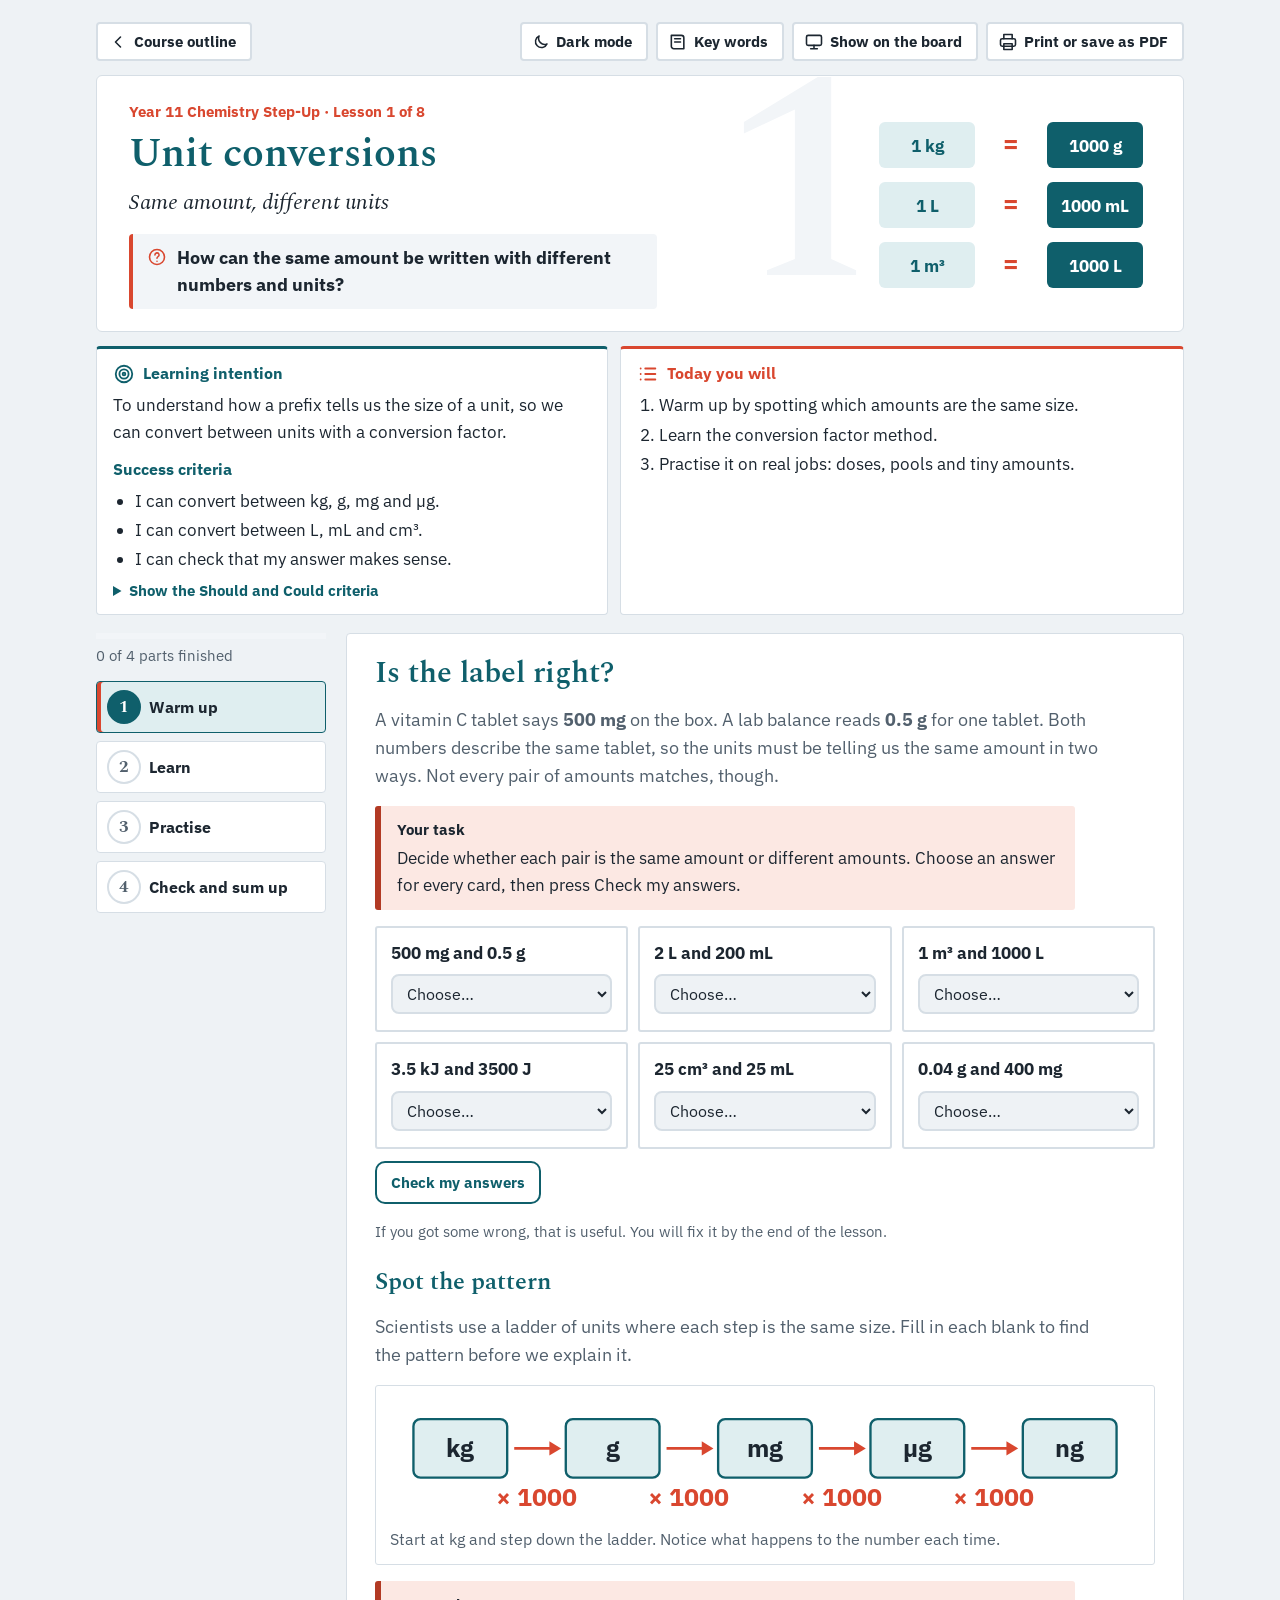
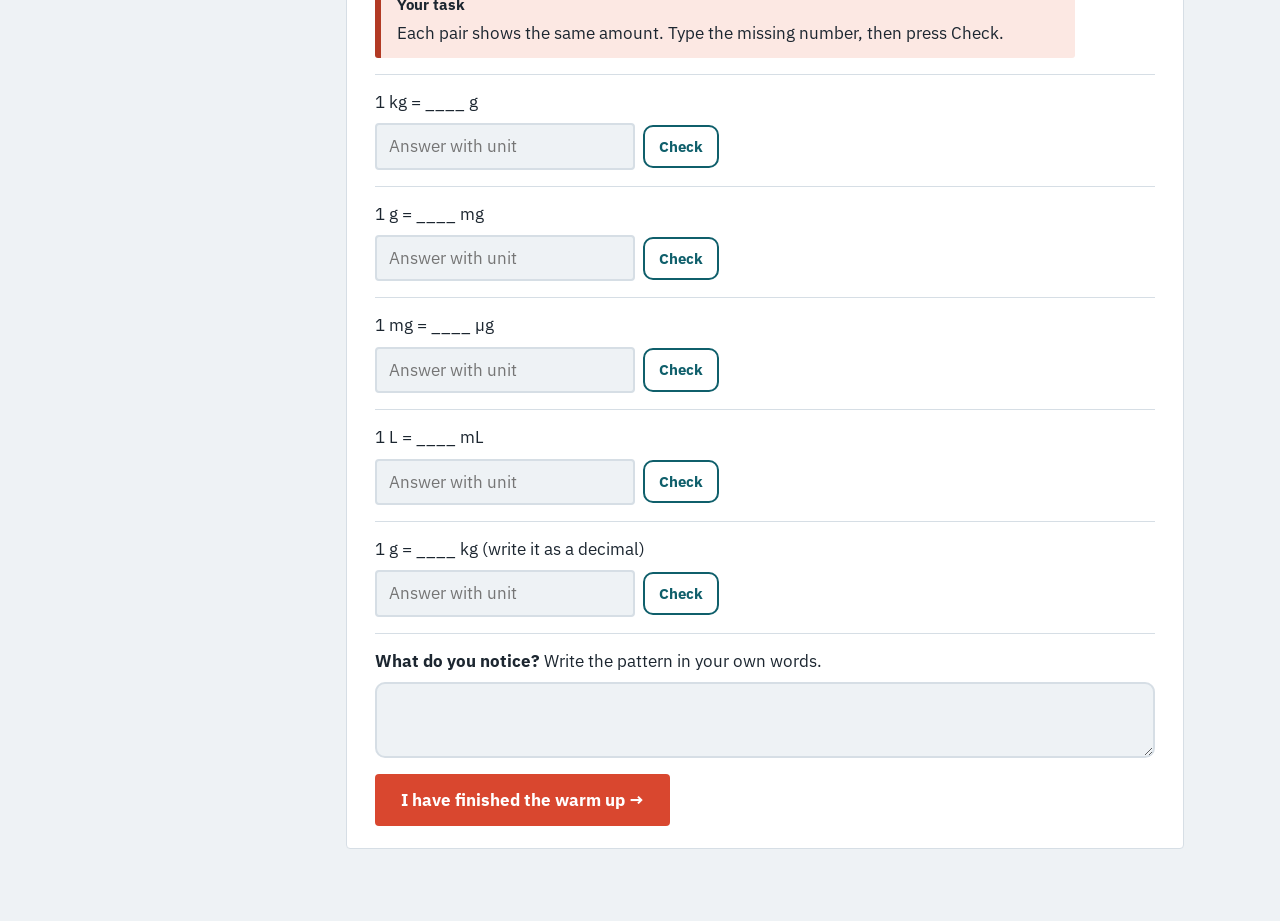
<file: stepup/lesson-1/index.html>
<!doctype html>
<html lang="en-AU"><head><meta charset="utf-8"><meta name="viewport" content="width=device-width,initial-scale=1,viewport-fit=cover"><meta name="robots" content="noindex,nofollow"><title>Unit conversions</title>
<link rel="preconnect" href="https://fonts.googleapis.com"><link rel="preconnect" href="https://fonts.gstatic.com" crossorigin>
<link rel="stylesheet" href="https://fonts.googleapis.com/css2?family=IBM+Plex+Sans:ital,wght@0,400;0,600;0,700;1,400&family=Spectral:ital,wght@0,400;0,600;1,400&display=swap">
<link rel="stylesheet" href="../assets/lesson.css?v=6"><link rel="stylesheet" href="../../assets/y11-print.css?v=1"><style>.inrow{display:flex;gap:8px;flex-wrap:wrap;align-items:center}.ans{font:inherit;font-size:17px;border:2px solid var(--line);border-radius:4px;padding:8px 12px;width:min(260px,100%);background:var(--bg);color:var(--ink)}.reveal{margin-top:2px}.q p{max-width:70ch}.panel h3{margin-top:4px}</style><script src="../../assets/theme.js?v=1"></script><link rel="icon" type="image/svg+xml" href="../../favicon.svg"><link rel="icon" type="image/png" sizes="32x32" href="../../favicon-32.png"><link rel="apple-touch-icon" href="../../apple-touch-icon.png"></head>
<body><main class="wrap"><header class="head" id="head"></header>
<div class="lbody"><div class="lmain"><section class="panel" id="p-warmup" hidden><div class="phead"><h2>Is the label right?</h2></div>
<p class="lead">A vitamin C tablet says <b>500 mg</b> on the box. A lab balance reads <b>0.5 g</b> for one tablet. Both numbers describe the same tablet, so the units must be telling us the same amount in two ways. Not every pair of amounts matches, though.</p>
<div class="task"><span class="lab">Your task</span><span>Decide whether each pair is the same amount or different amounts. Choose an answer for every card, then press Check my answers.</span></div>
<div class="cardset"><div class="cards"><div class="card" data-right="same"><p>500 mg and 0.5 g</p><select aria-label="500 mg and 0.5 g"><option value="">Choose&hellip;</option><option value="same">Same amount</option><option value="diff">Different amounts</option></select><div class="why">500 mg = 0.5 g, because 1000 mg make 1 g.</div></div><div class="card" data-right="diff"><p>2 L and 200 mL</p><select aria-label="2 L and 200 mL"><option value="">Choose&hellip;</option><option value="same">Same amount</option><option value="diff">Different amounts</option></select><div class="why">2 L = 2000 mL, so 200 mL is only a tenth of 2 L.</div></div><div class="card" data-right="same"><p>1 m³ and 1000 L</p><select aria-label="1 m³ and 1000 L"><option value="">Choose&hellip;</option><option value="same">Same amount</option><option value="diff">Different amounts</option></select><div class="why">1 m³ holds exactly 1000 L.</div></div><div class="card" data-right="same"><p>3.5 kJ and 3500 J</p><select aria-label="3.5 kJ and 3500 J"><option value="">Choose&hellip;</option><option value="same">Same amount</option><option value="diff">Different amounts</option></select><div class="why">1 kJ = 1000 J, so 3.5 kJ = 3500 J.</div></div><div class="card" data-right="same"><p>25 cm³ and 25 mL</p><select aria-label="25 cm³ and 25 mL"><option value="">Choose&hellip;</option><option value="same">Same amount</option><option value="diff">Different amounts</option></select><div class="why">1 cm³ holds exactly 1 mL.</div></div><div class="card" data-right="diff"><p>0.04 g and 400 mg</p><select aria-label="0.04 g and 400 mg"><option value="">Choose&hellip;</option><option value="same">Same amount</option><option value="diff">Different amounts</option></select><div class="why">0.04 g = 40 mg, not 400 mg.</div></div></div><div style="margin-top:12px;display:flex;gap:12px;align-items:center;flex-wrap:wrap"><button class="btn primary checkall" type="button">Check my answers</button></div><div class="fb info" hidden style="margin-top:10px"></div></div>
<p class="note">If you got some wrong, that is useful. You will fix it by the end of the lesson.</p>
<h2 style="margin-top:10px">Spot the pattern</h2>
<p class="lead">Scientists use a ladder of units where each step is the same size. Fill in each blank to find the pattern before we explain it.</p>
<figure class="fig"><svg viewBox="0 0 640 104" role="img" aria-label="A ladder of units: kilogram, gram, milligram, microgram, nanogram. Each step down multiplies by 1000."><g font-family="IBM Plex Sans,system-ui,sans-serif" font-size="18" font-weight="700"><rect class="bx" x="20" y="18" width="80" height="50" rx="6"/><text class="tx tb" x="60" y="50" text-anchor="middle" font-size="20">kg</text><line class="up" x1="106" y1="43" x2="140" y2="43"/><polygon class="upf" points="146,43 136,37 136,49"/><text class="ot" x="125" y="92" text-anchor="middle">× 1000</text><rect class="bx" x="150" y="18" width="80" height="50" rx="6"/><text class="tx tb" x="190" y="50" text-anchor="middle" font-size="20">g</text><line class="up" x1="236" y1="43" x2="270" y2="43"/><polygon class="upf" points="276,43 266,37 266,49"/><text class="ot" x="255" y="92" text-anchor="middle">× 1000</text><rect class="bx" x="280" y="18" width="80" height="50" rx="6"/><text class="tx tb" x="320" y="50" text-anchor="middle" font-size="20">mg</text><line class="up" x1="366" y1="43" x2="400" y2="43"/><polygon class="upf" points="406,43 396,37 396,49"/><text class="ot" x="385" y="92" text-anchor="middle">× 1000</text><rect class="bx" x="410" y="18" width="80" height="50" rx="6"/><text class="tx tb" x="450" y="50" text-anchor="middle" font-size="20">µg</text><line class="up" x1="496" y1="43" x2="530" y2="43"/><polygon class="upf" points="536,43 526,37 526,49"/><text class="ot" x="515" y="92" text-anchor="middle">× 1000</text><rect class="bx" x="540" y="18" width="80" height="50" rx="6"/><text class="tx tb" x="580" y="50" text-anchor="middle" font-size="20">ng</text></g></svg><figcaption>Start at kg and step down the ladder. Notice what happens to the number each time.</figcaption></figure>
<div class="task"><span class="lab">Your task</span><span>Each pair shows the same amount. Type the missing number, then press Check.</span></div>
<div class="q numq" data-num="1000" data-unit=""><p>1 kg = ____ g</p><div class="inrow"><input class="ans" type="text" inputmode="decimal" autocomplete="off" aria-label="Your answer" placeholder="Answer with unit"> <button class="btn primary chk" type="button">Check</button></div><div class="fb" hidden></div><details class="reveal" hidden open><summary>Worked answer</summary><div>1 kg = <b>1000</b> g. One step down the ladder.</div></details></div><div class="q numq" data-num="1000" data-unit=""><p>1 g = ____ mg</p><div class="inrow"><input class="ans" type="text" inputmode="decimal" autocomplete="off" aria-label="Your answer" placeholder="Answer with unit"> <button class="btn primary chk" type="button">Check</button></div><div class="fb" hidden></div><details class="reveal" hidden open><summary>Worked answer</summary><div>1 g = <b>1000</b> mg. Another step down, and the number is 1000 times bigger again.</div></details></div><div class="q numq" data-num="1000" data-unit=""><p>1 mg = ____ µg</p><div class="inrow"><input class="ans" type="text" inputmode="decimal" autocomplete="off" aria-label="Your answer" placeholder="Answer with unit"> <button class="btn primary chk" type="button">Check</button></div><div class="fb" hidden></div><details class="reveal" hidden open><summary>Worked answer</summary><div>1 mg = <b>1000</b> µg. The same step again.</div></details></div><div class="q numq" data-num="1000" data-unit=""><p>1 L = ____ mL</p><div class="inrow"><input class="ans" type="text" inputmode="decimal" autocomplete="off" aria-label="Your answer" placeholder="Answer with unit"> <button class="btn primary chk" type="button">Check</button></div><div class="fb" hidden></div><details class="reveal" hidden open><summary>Worked answer</summary><div>1 L = <b>1000</b> mL. Litres follow the same pattern as grams.</div></details></div><div class="q numq" data-num="0.001" data-unit="" data-traps='{"1000": "You went the wrong way. A kilogram is bigger than a gram, so you need fewer of them."}'><p>1 g = ____ kg (write it as a decimal)</p><div class="inrow"><input class="ans" type="text" inputmode="decimal" autocomplete="off" aria-label="Your answer" placeholder="Answer with unit"> <button class="btn primary chk" type="button">Check</button></div><div class="fb" hidden></div><details class="reveal" hidden open><summary>Worked answer</summary><div>Going <i>up</i> the ladder to a bigger unit makes the number smaller. 1 g = <b>0.001</b> kg.</div></details></div>
<div class="q"><p><b>What do you notice?</b> Write the pattern in your own words.</p><textarea aria-label="The pattern I noticed"></textarea></div>
<button class="finish" type="button" data-finish="warmup">I have finished the warm up</button></section><section class="panel" id="p-learn" hidden><div class="phead"><h2>How conversion works</h2></div><div class="steps">
<div class="step"><h3>What a prefix does</h3>
<p>In the warm up you saw that each step down the ladder made the number 1000 times bigger. That works because a <b>prefix</b> is a short word at the front of a unit that tells us how big the unit is. The prefix kilo means 1000, so a kilogram is 1000 grams. The prefix milli means one thousandth, so a milligram is one thousandth of a gram.</p>
<table class="ptable"><thead><tr><th>Prefix</th><th>Symbol</th><th>Size compared with the base unit</th></tr></thead><tbody>
<tr><td>giga</td><td>G</td><td>1 000 000 000 times bigger (10⁹)</td></tr><tr><td>mega</td><td>M</td><td>1 000 000 times bigger (10⁶)</td></tr><tr><td>kilo</td><td>k</td><td>1000 times bigger (10³)</td></tr><tr><td>milli</td><td>m</td><td>one thousandth (10⁻³)</td></tr><tr><td>micro</td><td>µ</td><td>one millionth (10⁻⁶)</td></tr><tr><td>nano</td><td>n</td><td>one billionth (10⁻⁹)</td></tr></tbody></table>
<div class="q"><p><b>Quick check.</b> How many milligrams are in 1 kg of flour? Use the table to decide.</p><details class="reveal"><summary>Show the answer</summary><div>1 kg = 1000 g and 1 g = 1000 mg, so 1 kg = 1000 × 1000 = <b>1 000 000 mg</b>.</div></details></div></div>

<div class="step"><h3>Converting with a conversion factor</h3>
<p>You might be tempted to move a decimal point and hope for the best. A safer method is to multiply by a <b>conversion factor</b>. A conversion factor is a fraction with the same amount on the top and the bottom, so it equals one. Multiplying by one does not change the amount, only the units it is written in.</p>
<div class="worked"><span class="line"><b>Convert 2.5 kg to g.</b></span><span class="line">2.5 kg × <span class="frac"><span>1000 g</span><span>1 kg</span></span> = 2500 g</span><span class="why">We put kg on the bottom so it cancels with the kg we started with. That leaves g.</span></div><div class="worked"><span class="line"><b>Convert 450 mg to g.</b></span><span class="line">450 mg × <span class="frac"><span>1 g</span><span>1000 mg</span></span> = 0.45 g</span><span class="why">This time mg is on the bottom, so it cancels.</span></div>
<div class="q numq" data-num="3.6" data-unit="L" data-hint="Put the unit you want to cancel on the bottom of the fraction."><p><b>Your turn.</b> Convert 3600 mL to L.</p><div class="inrow"><input class="ans" type="text" inputmode="decimal" autocomplete="off" aria-label="Your answer" placeholder="Answer with unit"> <button class="btn primary chk" type="button">Check</button></div><div class="fb" hidden></div><details class="reveal" hidden open><summary>Worked answer</summary><div>3600 mL × <span class="frac"><span>1 L</span><span>1000 mL</span></span> = <b>3.6 L</b></div></details></div></div>

<div class="step"><h3>Does the answer make sense?</h3>
<p>The most common mistake is putting the factor upside down. You can catch it by checking the size. A smaller unit fits into the amount more times, so the number must get bigger. A bigger unit fits fewer times, so the number must get smaller.</p>
<figure class="fig"><svg viewBox="0 0 640 140" role="img" aria-label="One bar for 1 litre and the same bar cut into ten pieces of 100 millilitres"><g font-family="IBM Plex Sans,system-ui,sans-serif" font-size="17" font-weight="700"><rect class="gx" x="20" y="20" width="600" height="44" rx="8"/><text class="tx tb" x="320" y="48" text-anchor="middle">1 L</text><rect class="bx" x="20" y="86" width="60" height="44" rx="4"/><text class="tx" style="font-size:14px" x="50" y="113" text-anchor="middle" font-size="15">100 mL</text><rect class="bx" x="80" y="86" width="60" height="44" rx="4"/><text class="tx" style="font-size:14px" x="110" y="113" text-anchor="middle" font-size="15">100 mL</text><rect class="bx" x="140" y="86" width="60" height="44" rx="4"/><text class="tx" style="font-size:14px" x="170" y="113" text-anchor="middle" font-size="15">100 mL</text><rect class="bx" x="200" y="86" width="60" height="44" rx="4"/><text class="tx" style="font-size:14px" x="230" y="113" text-anchor="middle" font-size="15">100 mL</text><rect class="bx" x="260" y="86" width="60" height="44" rx="4"/><text class="tx" style="font-size:14px" x="290" y="113" text-anchor="middle" font-size="15">100 mL</text><rect class="bx" x="320" y="86" width="60" height="44" rx="4"/><text class="tx" style="font-size:14px" x="350" y="113" text-anchor="middle" font-size="15">100 mL</text><rect class="bx" x="380" y="86" width="60" height="44" rx="4"/><text class="tx" style="font-size:14px" x="410" y="113" text-anchor="middle" font-size="15">100 mL</text><rect class="bx" x="440" y="86" width="60" height="44" rx="4"/><text class="tx" style="font-size:14px" x="470" y="113" text-anchor="middle" font-size="15">100 mL</text><rect class="bx" x="500" y="86" width="60" height="44" rx="4"/><text class="tx" style="font-size:14px" x="530" y="113" text-anchor="middle" font-size="15">100 mL</text><rect class="bx" x="560" y="86" width="60" height="44" rx="4"/><text class="tx" style="font-size:14px" x="590" y="113" text-anchor="middle" font-size="15">100 mL</text></g></svg><figcaption>Ten pieces of 100 mL make 1000 mL, the same volume as 1 L. A mL is a smaller unit, so we need 1000 of them.</figcaption></figure><div class="q mcq"><p><b>Quick check.</b> Which answer makes sense for 0.8 L written in mL?</p><div class="opts"><button class="opt" type="button" data-why="Millilitres are smaller than litres, so the number should get bigger, not smaller.">0.0008 mL</button><button class="opt" type="button" data-right>800 mL</button><button class="opt" type="button" data-why="That is far too big. 0.8 L is less than 1 L, so it is less than 1000 mL.">8 000 000 mL</button></div><div class="fb" hidden></div><details class="reveal" hidden open><summary>Worked answer</summary><div>0.8 L × <span class="frac"><span>1000 mL</span><span>1 L</span></span> = <b>800 mL</b>. It is less than 1 L, so it must be less than 1000 mL.</div></details></div></div>

<div class="step"><h3>Volume units: L, mL, cm³ and m³</h3>
<p>Volumes are measured in several units. A cube with sides of 1 cm has a volume of 1 cm³, and it holds exactly 1 mL of liquid, so 1 cm³ and 1 mL are the same. A cube with sides of 1 m holds 1000 L, which is the size of a small swimming pool for one person. That is why a pool volume is often given in m³ but filled by the litre.</p>
<figure class="fig"><svg viewBox="0 0 640 260" role="img" aria-label="A small cube with sides of 1 centimetre holds 1 millilitre. A large cube with sides of 1 metre holds 1000 litres."><g font-family="IBM Plex Sans,system-ui,sans-serif" font-size="17" font-weight="700" stroke-linejoin="round">
<rect class="bx" x="40" y="60" width="50" height="50"/><polygon class="gx" points="40,60 60,40 110,40 90,60"/><polygon class="bx" points="90,60 110,40 110,90 90,110" style="fill-opacity:.6"/>
<text class="tx" style="font-size:20px" x="75" y="146" text-anchor="middle">sides 1 cm</text><text class="tx tb" style="font-size:20px" x="75" y="172" text-anchor="middle">1 cm³ = 1 mL</text>
<rect class="bx" x="330" y="60" width="130" height="130"/><polygon class="gx" points="330,60 380,10 510,10 460,60"/><polygon class="bx" points="460,60 510,10 510,140 460,190" style="fill-opacity:.6"/>
<text class="tx" style="font-size:20px" x="420" y="222" text-anchor="middle">sides 1 m</text><text class="tx tb" style="font-size:20px" x="420" y="248" text-anchor="middle">1 m³ = 1000 L</text></g></svg><figcaption>A cubic centimetre is tiny. A cubic metre is a thousand litres.</figcaption></figure><p class="note">Watch out. 1 m³ is 1000 L, not 1000 mL. To get mL you multiply by 1000 once more, so 1 m³ = 1 000 000 mL.</p>
<div class="q numq" data-num="2500" data-unit="L" data-traps='{"2500000": "You converted to mL. The question asks for litres. 1 m\u00b3 = 1000 L."}'><p><b>Quick check.</b> A tank holds 2.5 m³. How many litres is that?</p><div class="inrow"><input class="ans" type="text" inputmode="decimal" autocomplete="off" aria-label="Your answer" placeholder="Answer with unit"> <button class="btn primary chk" type="button">Check</button></div><div class="fb" hidden></div><details class="reveal" hidden open><summary>Worked answer</summary><div>2.5 m³ × <span class="frac"><span>1000 L</span><span>1 m³</span></span> = <b>2500 L</b></div></details></div></div>

<div class="step"><h3>Two-step conversions and very small numbers</h3>
<p>Some conversions skip a step on the ladder. When that happens, multiply by one conversion factor at a time. Each factor cancels one unit, so you can see the path from the starting unit to the one you want. Very small answers are easier to read in scientific notation, which writes a number as a value between 1 and 10 times a power of ten.</p>
<div class="worked"><span class="line"><b>Convert 45 mg to kg.</b></span><span class="line">45 mg × <span class="frac"><span>1 g</span><span>1000 mg</span></span> × <span class="frac"><span>1 kg</span><span>1000 g</span></span> = 0.000 045 kg</span><span class="line">0.000 045 kg = 4.5 × 10⁻⁵ kg</span><span class="why">The first factor cancels mg and leaves g. The second cancels g and leaves kg. The answer is small because a kilogram is a very large unit.</span></div><div class="q numq" data-num="0.00025" data-unit="g" data-traps='{"250000000": "You went the wrong way. A gram is bigger than a microgram, so the number should get smaller."}'><p><b>Quick check.</b> Convert 250 µg to g. Write your answer as a decimal or in scientific notation, such as 2.5e-4.</p><div class="inrow"><input class="ans" type="text" inputmode="decimal" autocomplete="off" aria-label="Your answer" placeholder="Answer with unit"> <button class="btn primary chk" type="button">Check</button></div><div class="fb" hidden></div><details class="reveal" hidden open><summary>Worked answer</summary><div>250 µg × <span class="frac"><span>1 g</span><span>1 000 000 µg</span></span> = <b>0.000 25 g</b>, which is 2.5 × 10⁻⁴ g.</div></details></div></div>
</div>
<button class="finish" type="button" data-finish="learn" data-needsteps hidden>I have finished Learn</button></section><section class="panel" id="p-practise" hidden><div class="phead"><h2>Real jobs for conversions</h2></div>
<p class="lead">Scientists, nurses and engineers convert units every day. Use the conversion factor method on each job. Type your answer and press Check to see the worked answer.</p>
<h3>Core questions</h3><div class="q numq" data-num="1" data-unit="g"><p><b>Medicine.</b> One paracetamol tablet has 500 mg. An adult takes 2 tablets. What is the total mass in grams?</p><div class="inrow"><input class="ans" type="text" inputmode="decimal" autocomplete="off" aria-label="Your answer" placeholder="Answer with unit"> <button class="btn primary chk" type="button">Check</button></div><div class="fb" hidden></div><details class="reveal" hidden open><summary>Worked answer</summary><div>2 × 500 mg = 1000 mg<br>1000 mg × <span class="frac"><span>1 g</span><span>1000 mg</span></span> = <b>1 g</b></div></details></div><div class="q numq" data-num="50000" data-unit="L"><p><b>Pool.</b> A small pool holds 50 m³ of water. How many litres is that?</p><div class="inrow"><input class="ans" type="text" inputmode="decimal" autocomplete="off" aria-label="Your answer" placeholder="Answer with unit"> <button class="btn primary chk" type="button">Check</button></div><div class="fb" hidden></div><details class="reveal" hidden open><summary>Worked answer</summary><div>50 m³ × <span class="frac"><span>1000 L</span><span>1 m³</span></span> = <b>50 000 L</b></div></details></div><div class="q numq" data-num="2400" data-unit="J"><p><b>Energy.</b> A reaction releases 2.4 kJ of energy. How many joules is that?</p><div class="inrow"><input class="ans" type="text" inputmode="decimal" autocomplete="off" aria-label="Your answer" placeholder="Answer with unit"> <button class="btn primary chk" type="button">Check</button></div><div class="fb" hidden></div><details class="reveal" hidden open><summary>Worked answer</summary><div>2.4 kJ × <span class="frac"><span>1000 J</span><span>1 kJ</span></span> = <b>2400 J</b></div></details></div><div class="q numq" data-num="7.5" data-unit="g" data-traps='{"0.0000075": "You went the wrong way. A gram is smaller than a kilogram, so the number should get bigger."}'><p><b>Lab.</b> A student weighs 0.0075 kg of salt. What is the mass in grams?</p><div class="inrow"><input class="ans" type="text" inputmode="decimal" autocomplete="off" aria-label="Your answer" placeholder="Answer with unit"> <button class="btn primary chk" type="button">Check</button></div><div class="fb" hidden></div><details class="reveal" hidden open><summary>Worked answer</summary><div>0.0075 kg × <span class="frac"><span>1000 g</span><span>1 kg</span></span> = <b>7.5 g</b></div></details></div><div class="q numq" data-num="0.75" data-unit="L"><p><b>Dilution.</b> A bottle holds 750 mL of water. How many litres is that?</p><div class="inrow"><input class="ans" type="text" inputmode="decimal" autocomplete="off" aria-label="Your answer" placeholder="Answer with unit"> <button class="btn primary chk" type="button">Check</button></div><div class="fb" hidden></div><details class="reveal" hidden open><summary>Worked answer</summary><div>750 mL × <span class="frac"><span>1 L</span><span>1000 mL</span></span> = <b>0.75 L</b></div></details></div><div class="q numq" data-num="0.0032" data-unit="mg" data-traps='{"3200": "You went the wrong way. A milligram is bigger than a microgram, so the number should get smaller."}'><p><b>Water testing.</b> A sample of water has 3.2 µg of mercury in it. How many milligrams is that?</p><div class="inrow"><input class="ans" type="text" inputmode="decimal" autocomplete="off" aria-label="Your answer" placeholder="Answer with unit"> <button class="btn primary chk" type="button">Check</button></div><div class="fb" hidden></div><details class="reveal" hidden open><summary>Worked answer</summary><div>3.2 µg × <span class="frac"><span>1 mg</span><span>1000 µg</span></span> = <b>0.0032 mg</b></div></details></div><details class="extend"><summary>Finished the Core work? Try Extend and Challenge</summary>
<h3>Extend</h3><div class="q numq" data-num="6.5e-07" data-unit="m"><p>A bacterium is 650 nm long. Write its length in metres in scientific notation (for example 6.5e-7).</p><div class="inrow"><input class="ans" type="text" inputmode="decimal" autocomplete="off" aria-label="Your answer" placeholder="Answer with unit"> <button class="btn primary chk" type="button">Check</button></div><div class="fb" hidden></div><details class="reveal" hidden open><summary>Worked answer</summary><div>650 nm × <span class="frac"><span>1 m</span><span>1 000 000 000 nm</span></span> = <b>6.5 × 10⁻⁷ m</b></div></details></div><div class="q numq" data-num="789" data-unit="g/L"><p>Ethanol has a density of 0.789 g/mL. What is its density in g/L?</p><div class="inrow"><input class="ans" type="text" inputmode="decimal" autocomplete="off" aria-label="Your answer" placeholder="Answer with unit"> <button class="btn primary chk" type="button">Check</button></div><div class="fb" hidden></div><details class="reveal" hidden open><summary>Worked answer</summary><div>The mL is on the bottom, so we convert it by multiplying by <span class="frac"><span>1000 mL</span><span>1 L</span></span>.<br>0.789 g/mL × <span class="frac"><span>1000 mL</span><span>1 L</span></span> = <b>789 g/L</b></div></details></div><div class="q numq" data-num="0.25" data-unit="g/L"><p>A solution has a concentration of 250 mg/L. What is its concentration in g/L?</p><div class="inrow"><input class="ans" type="text" inputmode="decimal" autocomplete="off" aria-label="Your answer" placeholder="Answer with unit"> <button class="btn primary chk" type="button">Check</button></div><div class="fb" hidden></div><details class="reveal" hidden open><summary>Worked answer</summary><div>250 mg/L × <span class="frac"><span>1 g</span><span>1000 mg</span></span> = <b>0.25 g/L</b>. The litres stay the same, only the mass unit changes.</div></details></div></details>
<button class="finish" type="button" data-finish="practise">I have finished Practise</button></section><section class="panel" id="p-check" hidden><div class="phead"><h2>Show what you know</h2></div>
<p class="lead">Choose one answer for each question. You will see the worked answer straight away.</p><div class="q mcq"><p><b>1.</b> What is 0.35 kg in grams?</p><div class="opts"><button class="opt" type="button" data-why="The number should get bigger when we move to a smaller unit.">0.00035 g</button><button class="opt" type="button">3.5 g</button><button class="opt" type="button" data-right>350 g</button><button class="opt" type="button">35 000 g</button></div><div class="fb" hidden></div><details class="reveal" hidden open><summary>Worked answer</summary><div>0.35 kg × <span class="frac"><span>1000 g</span><span>1 kg</span></span> = <b>350 g</b></div></details></div><div class="q mcq"><p><b>2.</b> What is 4200 mL in litres?</p><div class="opts"><button class="opt" type="button">4 200 000 L</button><button class="opt" type="button">42 L</button><button class="opt" type="button" data-right>4.2 L</button><button class="opt" type="button">0.0042 L</button></div><div class="fb" hidden></div><details class="reveal" hidden open><summary>Worked answer</summary><div>4200 mL × <span class="frac"><span>1 L</span><span>1000 mL</span></span> = <b>4.2 L</b></div></details></div><div class="q mcq"><p><b>3.</b> A tank holds 1.5 m³. How many litres is that?</p><div class="opts"><button class="opt" type="button">0.0015 L</button><button class="opt" type="button">150 L</button><button class="opt" type="button" data-right>1500 L</button><button class="opt" type="button" data-why="That is the number of millilitres, not litres.">1 500 000 L</button></div><div class="fb" hidden></div><details class="reveal" hidden open><summary>Worked answer</summary><div>1.5 m³ × <span class="frac"><span>1000 L</span><span>1 m³</span></span> = <b>1500 L</b></div></details></div><div class="q mcq"><p><b>4.</b> A student writes 60 mg = 0.6 g. What is the mistake?</p><div class="opts"><button class="opt" type="button">There is no mistake.</button><button class="opt" type="button" data-right>It should be 0.06 g, because 60 mg is 60 thousandths of a gram.</button><button class="opt" type="button" data-why="A gram is bigger than a milligram, so the number gets smaller.">It should be 6000 g.</button><button class="opt" type="button" data-why="A gram is bigger than a milligram, so the number gets smaller.">It should be 60 000 g.</button></div><div class="fb" hidden></div><details class="reveal" hidden open><summary>Worked answer</summary><div>60 mg × <span class="frac"><span>1 g</span><span>1000 mg</span></span> = <b>0.06 g</b>. The student moved the decimal point only one place instead of three.</div></details></div><div class="q mcq"><p><b>5.</b> Which is the largest mass?</p><div class="opts"><button class="opt" type="button">5000 mg</button><button class="opt" type="button" data-right>0.5 kg</button><button class="opt" type="button">50 g</button><button class="opt" type="button">0.005 kg</button></div><div class="fb" hidden></div><details class="reveal" hidden open><summary>Worked answer</summary><div>Convert them all to grams. 5000 mg = 5 g, 0.5 kg = 500 g, 50 g, and 0.005 kg = 5 g. The largest is <b>0.5 kg</b>.</div></details></div><div class="q mcq"><p><b>6.</b> A virus is 12 nm across. What is that in metres?</p><div class="opts"><button class="opt" type="button" data-right>1.2 × 10⁻⁸ m</button><button class="opt" type="button">1.2 × 10⁻⁶ m</button><button class="opt" type="button" data-why="A metre is far bigger than a nanometre, so the number must be tiny.">1.2 × 10⁸ m</button><button class="opt" type="button">1.2 × 10⁻¹¹ m</button></div><div class="fb" hidden></div><details class="reveal" hidden open><summary>Worked answer</summary><div>12 nm × <span class="frac"><span>1 m</span><span>1 000 000 000 nm</span></span> = 0.000 000 012 m = <b>1.2 × 10⁻⁸ m</b></div></details></div><p class="fb info" id="score" hidden></p>
<h2 style="margin-top:10px">Back to the goal</h2>
<p class="lead">Look back at the success criteria from the start of the lesson. Be honest about where you are. It tells you what to practise next.</p>
<div id="goalcheck"></div>
<div class="q"><p><b>The key question.</b> How can the same amount be written with different numbers and units? Answer in one or two sentences.</p><textarea aria-label="My answer to the key question"></textarea>
<details class="reveal"><summary>Compare with a model answer</summary><div>Units come in different sizes, so the same amount needs a different number in each unit. A smaller unit needs a bigger number. We change from one unit to another by multiplying by a conversion factor, such as 1000 g over 1 kg, which equals one.</div></details></div>
<button class="finish" type="button" data-finish="check">I have finished the lesson</button>
<div class="fb ok" id="endmsg" hidden><b>Lesson 1 finished.</b><div class="endnav"><a href="../lesson-2/">Go to lesson 2: Significant figures and rounding</a><a href="../../">Back to the course outline</a></div></div></section></div></div>
</main><script>window.LESSON={"key": "11che-stepup-l1-v2", "num": 1, "eyebrow": "Year 11 Chemistry Step-Up · Lesson 1 of 8", "title": "Unit conversions", "sub": "Same amount, different units", "kq": "How can the same amount be written with different numbers and units?", "li": "To understand how a prefix tells us the size of a unit, so we can convert between units with a conversion factor.", "steps": ["Warm up by spotting which amounts are the same size.", "Learn the conversion factor method.", "Practise it on real jobs: doses, pools and tiny amounts."], "must": ["I can convert between kg, g, mg and µg.", "I can convert between L, mL and cm³.", "I can check that my answer makes sense."], "more": ["Should: I can convert m³ to L.", "Should: I can write very small amounts in scientific notation.", "Could: I can convert units such as g/mL to g/L."], "parts": [["warmup", "Warm up", 12], ["learn", "Learn", 14], ["practise", "Practise", 18], ["check", "Check and sum up", 13]], "words": [["prefix", "A short part at the front of a unit that tells us its size, such as kilo- or milli-."], ["conversion factor", "A fraction that equals one, such as 1000 g over 1 kg, because the top and bottom are the same amount."], ["kilo (k)", "1000 times the base unit. 1 kg = 1000 g."], ["milli (m)", "One thousandth of the base unit. 1 g = 1000 mg."], ["micro (µ)", "One millionth of the base unit. 1 g = 1 000 000 µg."], ["nano (n)", "One billionth of the base unit. 1 m = 1 000 000 000 nm."], ["cm³", "A cubic centimetre. It holds exactly 1 mL."], ["scientific notation", "A way to write very big or very small numbers as a number between 1 and 10 times a power of ten, such as 4.5 × 10⁻⁵."]], "watch": [["A smaller unit needs a bigger number.", "1 kg is 1000 g, not 0.001 g. Always ask: is the number meant to get bigger or smaller?"], ["1 m³ is not 1000 mL.", "1 m³ is 1000 L, which is 1 000 000 mL."], ["m is not µ.", "Milli (m) is one thousandth. Micro (µ) is one millionth. They are 1000 times apart."], ["Write the unit with every answer.", "A number alone does not say how much there is."]], "art": "<svg class=\"art\" viewBox=\"0 0 280 190\" role=\"img\" aria-label=\"Three pairs of equal amounts: 1 kg and 1000 g, 1 L and 1000 mL, 1 m cubed and 1000 L\"><g font-family=\"IBM Plex Sans,system-ui,sans-serif\" font-weight=\"700\" font-size=\"17\"><rect x=\"8\" y=\"12\" width=\"96\" height=\"46\" rx=\"6\" fill=\"#fff\"/><text x=\"56\" y=\"42\" text-anchor=\"middle\" fill=\"#05453a\">1 kg</text><text x=\"140\" y=\"42\" text-anchor=\"middle\" fill=\"#ffe08a\" font-size=\"26\">=</text><rect x=\"176\" y=\"12\" width=\"96\" height=\"46\" rx=\"6\" fill=\"#ffe08a\"/><text x=\"224\" y=\"42\" text-anchor=\"middle\" fill=\"#05453a\">1000 g</text>\n<rect x=\"8\" y=\"72\" width=\"96\" height=\"46\" rx=\"6\" fill=\"#fff\"/><text x=\"56\" y=\"102\" text-anchor=\"middle\" fill=\"#05453a\">1 L</text><text x=\"140\" y=\"102\" text-anchor=\"middle\" fill=\"#ffe08a\" font-size=\"26\">=</text><rect x=\"176\" y=\"72\" width=\"96\" height=\"46\" rx=\"6\" fill=\"#ffe08a\"/><text x=\"224\" y=\"102\" text-anchor=\"middle\" fill=\"#05453a\">1000 mL</text>\n<rect x=\"8\" y=\"132\" width=\"96\" height=\"46\" rx=\"6\" fill=\"#fff\"/><text x=\"56\" y=\"162\" text-anchor=\"middle\" fill=\"#05453a\">1 m&#179;</text><text x=\"140\" y=\"162\" text-anchor=\"middle\" fill=\"#ffe08a\" font-size=\"26\">=</text><rect x=\"176\" y=\"132\" width=\"96\" height=\"46\" rx=\"6\" fill=\"#ffe08a\"/><text x=\"224\" y=\"162\" text-anchor=\"middle\" fill=\"#05453a\">1000 L</text></g></svg>"};</script><script src="../assets/lesson.js?v=6"></script><script src="../../assets/qrcode.js"></script><script src="../../assets/y11-print.js?v=1"></script></body></html>
</file>
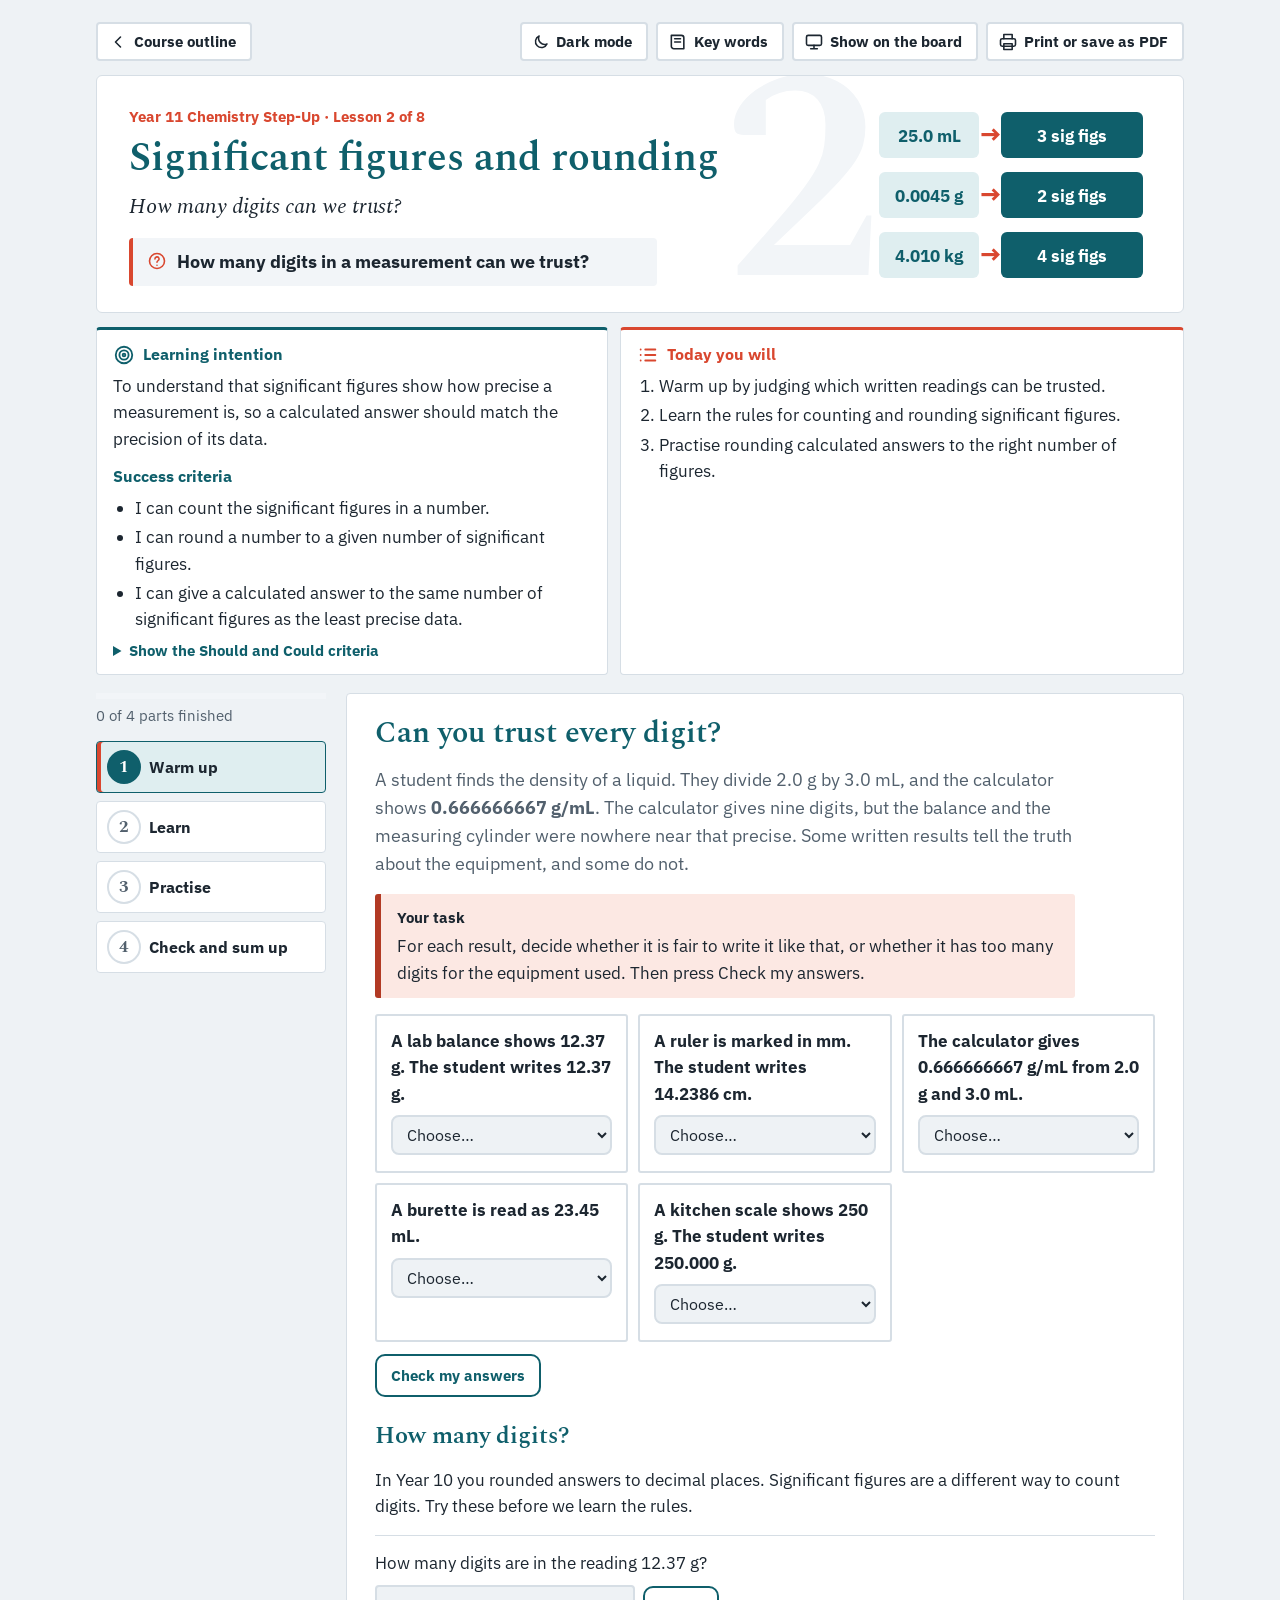
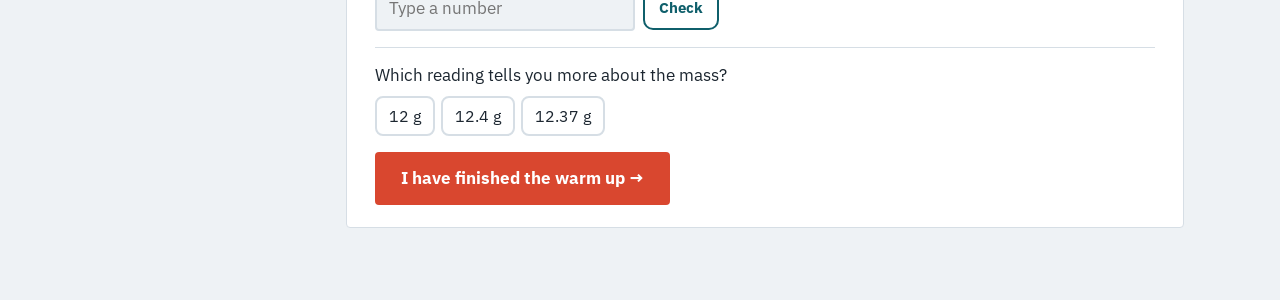
<file: stepup/lesson-2/index.html>
<!doctype html>
<html lang="en-AU"><head><meta charset="utf-8"><meta name="viewport" content="width=device-width,initial-scale=1,viewport-fit=cover"><meta name="robots" content="noindex,nofollow"><title>Significant figures and rounding</title>
<link rel="preconnect" href="https://fonts.googleapis.com"><link rel="preconnect" href="https://fonts.gstatic.com" crossorigin>
<link rel="stylesheet" href="https://fonts.googleapis.com/css2?family=IBM+Plex+Sans:ital,wght@0,400;0,600;0,700;1,400&family=Spectral:ital,wght@0,400;0,600;1,400&display=swap">
<link rel="stylesheet" href="../assets/lesson.css?v=6"><link rel="stylesheet" href="../../assets/y11-print.css?v=1"><style>.inrow{display:flex;gap:8px;flex-wrap:wrap;align-items:center}.ans{font:inherit;font-size:17px;border:2px solid var(--line);border-radius:4px;padding:8px 12px;width:min(260px,100%);background:var(--bg);color:var(--ink)}.reveal{margin-top:2px}.q p{max-width:70ch}.panel h3{margin-top:4px}</style><script src="../../assets/theme.js?v=1"></script><link rel="icon" type="image/svg+xml" href="../../favicon.svg"><link rel="icon" type="image/png" sizes="32x32" href="../../favicon-32.png"><link rel="apple-touch-icon" href="../../apple-touch-icon.png"></head>
<body><main class="wrap"><header class="head" id="head"></header>
<div class="lbody"><div class="lmain"><section class="panel" id="p-warmup" hidden><div class="phead"><h2>Can you trust every digit?</h2></div><p class="lead">A student finds the density of a liquid. They divide 2.0 g by 3.0 mL, and the calculator shows <b>0.666666667 g/mL</b>. The calculator gives nine digits, but the balance and the measuring cylinder were nowhere near that precise. Some written results tell the truth about the equipment, and some do not.</p><div class="task"><span class="lab">Your task</span><span>For each result, decide whether it is fair to write it like that, or whether it has too many digits for the equipment used. Then press Check my answers.</span></div><div class="cardset"><div class="cards"><div class="card" data-right="ok"><p>A lab balance shows 12.37 g. The student writes 12.37 g.</p><select aria-label="My answer for this card"><option value="">Choose&hellip;</option><option value="ok">Fair to write</option><option value="too">Too many digits</option></select><div class="why">Fair. The balance shows two decimal places, so all four digits come from the measurement.</div></div><div class="card" data-right="too"><p>A ruler is marked in mm. The student writes 14.2386 cm.</p><select aria-label="My answer for this card"><option value="">Choose&hellip;</option><option value="ok">Fair to write</option><option value="too">Too many digits</option></select><div class="why">Too many. A mm ruler can be read to about 0.01 cm at best, so 14.24 cm is the most you can claim.</div></div><div class="card" data-right="too"><p>The calculator gives 0.666666667 g/mL from 2.0 g and 3.0 mL.</p><select aria-label="My answer for this card"><option value="">Choose&hellip;</option><option value="ok">Fair to write</option><option value="too">Too many digits</option></select><div class="why">Too many. The data had 2 significant figures, so the answer should be 0.67 g/mL.</div></div><div class="card" data-right="ok"><p>A burette is read as 23.45 mL.</p><select aria-label="My answer for this card"><option value="">Choose&hellip;</option><option value="ok">Fair to write</option><option value="too">Too many digits</option></select><div class="why">Fair. Burettes are read to the nearest 0.05 mL, so two decimal places is right.</div></div><div class="card" data-right="too"><p>A kitchen scale shows 250 g. The student writes 250.000 g.</p><select aria-label="My answer for this card"><option value="">Choose&hellip;</option><option value="ok">Fair to write</option><option value="too">Too many digits</option></select><div class="why">Too many. The extra zeros claim a precision the kitchen scale does not have.</div></div></div><div style="margin-top:12px"><button class="btn primary checkall" type="button">Check my answers</button></div><div class="fb info" hidden style="margin-top:10px"></div></div><h2 style="margin-top:10px">How many digits?</h2><p>In Year 10 you rounded answers to decimal places. Significant figures are a different way to count digits. Try these before we learn the rules.</p><div class="q numq" data-num="4" data-unit=""><p>How many digits are in the reading 12.37 g?</p><div class="inrow"><input class="ans" type="text" inputmode="decimal" autocomplete="off" aria-label="Your answer" placeholder="Type a number"> <button class="btn primary chk" type="button">Check</button></div><div class="fb" hidden></div><details class="reveal" hidden open><summary>Worked answer</summary><div>There are <b>4</b> digits: 1, 2, 3 and 7. All of them came from the balance.</div></details></div><div class="q mcq"><p>Which reading tells you more about the mass?</p><div class="opts"><button class="opt" type="button">12 g</button><button class="opt" type="button">12.4 g</button><button class="opt" type="button" data-right>12.37 g</button></div><div class="fb" hidden></div><details class="reveal" hidden open><summary>Worked answer</summary><div><b>12.37 g</b> gives the mass to the nearest 0.01 g. More significant figures means a more precise measurement.</div></details></div><button class="finish" type="button" data-finish="warmup">I have finished the warm up</button></section><section class="panel" id="p-learn" hidden><div class="phead"><h2>Counting and rounding significant figures</h2></div><div class="steps"><div class="step"><h3>What significant figures tell us</h3><p>In the warm up, some results had more digits than the equipment could measure. Every measurement has some digits we are sure of and one last digit that is estimated. Together these are the <b>significant figures</b>. A reading of 12.37 g has four significant figures, so it is more precise than a reading of 12 g, which has two.</p><p>Writing extra digits does not make a result better. It makes a false claim about the equipment. That is why chemists match the number of figures to the measurement.</p><div class="q"><p><b>Quick check.</b> A thermometer reads 21.5 °C. How many significant figures is that?</p><details class="reveal"><summary>Show the answer</summary><div><b>3</b> significant figures: 2, 1 and 5.</div></details></div></div><div class="step"><h3>Rules for counting</h3><p>Most digits are easy to count. Zeros are the tricky part, because sometimes a zero is a measured digit and sometimes it only holds the place of the decimal point. Use these rules in order.</p><div class="tscroll"><table class="ptable"><thead><tr><th>Rule</th><th>Example</th><th>Significant figures</th></tr></thead><tbody><tr><td>All non-zero digits count.</td><td>4.56 g</td><td>3</td></tr><tr><td>Zeros between other digits count.</td><td>4.05 g</td><td>3</td></tr><tr><td>Leading zeros never count. They only show where the decimal point is.</td><td>0.0045 g</td><td>2</td></tr><tr><td>Trailing zeros after a decimal point count, because someone measured them.</td><td>25.0 mL</td><td>3</td></tr><tr><td>Trailing zeros in a whole number with no decimal point are unclear.</td><td>1200 m</td><td>2, 3 or 4</td></tr></tbody></table></div><p>To make a whole number clear, write it in scientific notation. 1.20 × 10³ m has 3 significant figures, because every digit in the first number counts.</p><div class="q numq" data-num="4" data-unit="" data-traps='{"6": "Leading zeros only hold the place, so they do not count.", "3": "The final zero comes after the decimal point, so it was measured and it counts."}'><p><b>Quick check.</b> How many significant figures are in 0.03040 g?</p><div class="inrow"><input class="ans" type="text" inputmode="decimal" autocomplete="off" aria-label="Your answer" placeholder="Type a number"> <button class="btn primary chk" type="button">Check</button></div><div class="fb" hidden></div><details class="reveal" hidden open><summary>Worked answer</summary><div>Leading zeros (0.0) do not count. The 3, the middle 0, the 4 and the final 0 all count, so there are <b>4</b> significant figures.</div></details></div></div><div class="step"><h3>Rounding to significant figures</h3><p>To round, count from the first significant figure to the last one you want to keep. Then look at the next digit. If it is 5 or more, round the last kept digit up. If it is less than 5, leave it.</p><div class="worked"><span class="line"><b>Round 0.004567 to 2 significant figures.</b></span><span class="line">The first two significant figures are 4 and 5. The next digit is 6, so the 5 rounds up.</span><span class="line">0.004567 → <b>0.0046</b></span></div><div class="worked"><span class="line"><b>Round 34 682 to 3 significant figures.</b></span><span class="line">Keep 3, 4 and 6. The next digit is 8, so the 6 rounds up to 7.</span><span class="line">34 682 → <b>34 700</b></span><span class="why">Fill the empty places with zeros so the number stays the same size. 347 would be far too small.</span></div><div class="worked"><span class="line"><b>Round 2.996 to 3 significant figures.</b></span><span class="line">Keep 2, 9 and 9. The next digit is 6, so 2.99 rounds up to 3.00.</span><span class="line">2.996 → <b>3.00</b></span><span class="why">Write 3.00, not 3. The two zeros show that the value is known to 3 significant figures.</span></div><div class="q numq" data-num="0.079" data-unit="" data-sf="2"><p><b>Your turn.</b> Round 0.07851 to 2 significant figures.</p><div class="inrow"><input class="ans" type="text" inputmode="decimal" autocomplete="off" aria-label="Your answer" placeholder="Type a number"> <button class="btn primary chk" type="button">Check</button></div><div class="fb" hidden></div><details class="reveal" hidden open><summary>Worked answer</summary><div>The first two significant figures are 7 and 8. The next digit is 5, so the 8 rounds up.<br>0.07851 → <b>0.079</b></div></details></div></div><div class="step"><h3>Significant figures in calculations</h3><p>A calculated answer can only be as precise as the least precise measurement that went into it. When you multiply or divide, give the answer to the same number of significant figures as the data value with the <b>fewest</b>. Keep every digit in your calculator until the end, then round once.</p><div class="worked"><span class="line"><b>A liquid has a mass of 12.37 g and a volume of 4.2 mL. Find its density.</b></span><span class="line">density = <span class="frac"><span>mass</span><span>volume</span></span> = <span class="frac"><span>12.37 g</span><span>4.2 mL</span></span> = 2.945&hellip; g/mL</span><span class="line">12.37 has 4 significant figures and 4.2 has 2, so the answer gets 2.</span><span class="line">density = <b>2.9 g/mL</b></span></div><div class="q numq" data-num="1.24" data-unit="g/mL" data-sf="3"><p><b>Your turn.</b> A sample has a mass of 25.0 g and a volume of 20.1 mL. Find its density to the correct number of significant figures.</p><div class="inrow"><input class="ans" type="text" inputmode="decimal" autocomplete="off" aria-label="Your answer" placeholder="Answer with unit"> <button class="btn primary chk" type="button">Check</button></div><div class="fb" hidden></div><details class="reveal" hidden open><summary>Worked answer</summary><div>density = <span class="frac"><span>25.0 g</span><span>20.1 mL</span></span> = 1.2437&hellip; g/mL<br>Both values have 3 significant figures, so the answer is <b>1.24 g/mL</b>.</div></details></div></div><div class="step"><h3>Scientific notation and significant figures</h3><p>Very large and very small numbers are clearer in scientific notation. Every digit in the first number is significant, and the power of ten only sets the size. This removes any doubt about zeros.</p><div class="tscroll"><table class="ptable"><thead><tr><th>Number</th><th>Scientific notation</th><th>Significant figures</th></tr></thead><tbody><tr><td>0.000 520</td><td>5.20 × 10⁻⁴</td><td>3</td></tr><tr><td>45 600 (to 3 figures)</td><td>4.56 × 10⁴</td><td>3</td></tr><tr><td>1500 (to 2 figures)</td><td>1.5 × 10³</td><td>2</td></tr></tbody></table></div><div class="q numq" data-num="72000" data-unit="" data-sf="2"><p><b>Quick check.</b> Write 72 300 to 2 significant figures. You can type it as a normal number or as 7.2e4.</p><div class="inrow"><input class="ans" type="text" inputmode="decimal" autocomplete="off" aria-label="Your answer" placeholder="Type a number"> <button class="btn primary chk" type="button">Check</button></div><div class="fb" hidden></div><details class="reveal" hidden open><summary>Worked answer</summary><div>Keep 7 and 2. The next digit is 3, so leave the 2.<br>72 300 → 72 000, which is <b>7.2 × 10⁴</b>.</div></details></div></div></div><button class="finish" type="button" data-finish="learn" data-needsteps hidden>I have finished Learn</button></section><section class="panel" id="p-practise" hidden><div class="phead"><h2>Rounding real results</h2></div><p class="lead">Every answer here needs the right number of significant figures. The Check button tells you if the value is right but the figures are not.</p><h3>Core questions</h3><div class="q numq" data-num="3" data-unit=""><p><b>Counting.</b> How many significant figures are in 0.00890 g?</p><div class="inrow"><input class="ans" type="text" inputmode="decimal" autocomplete="off" aria-label="Your answer" placeholder="Type a number"> <button class="btn primary chk" type="button">Check</button></div><div class="fb" hidden></div><details class="reveal" hidden open><summary>Worked answer</summary><div>Leading zeros do not count. 8, 9 and the final 0 count, so there are <b>3</b>.</div></details></div><div class="q numq" data-num="4" data-unit=""><p><b>Counting.</b> How many significant figures are in 105.0 mL?</p><div class="inrow"><input class="ans" type="text" inputmode="decimal" autocomplete="off" aria-label="Your answer" placeholder="Type a number"> <button class="btn primary chk" type="button">Check</button></div><div class="fb" hidden></div><details class="reveal" hidden open><summary>Worked answer</summary><div>1, 0, 5 and the final 0 after the decimal point all count, so there are <b>4</b>.</div></details></div><div class="q numq" data-num="6.02" data-unit="" data-sf="3"><p><b>Rounding.</b> Round 6.0249 to 3 significant figures.</p><div class="inrow"><input class="ans" type="text" inputmode="decimal" autocomplete="off" aria-label="Your answer" placeholder="Type a number"> <button class="btn primary chk" type="button">Check</button></div><div class="fb" hidden></div><details class="reveal" hidden open><summary>Worked answer</summary><div>Keep 6, 0 and 2. The next digit is 4, so leave the 2.<br>6.0249 → <b>6.02</b></div></details></div><div class="q numq" data-num="0.01" data-unit="" data-sf="2"><p><b>Rounding.</b> Round 0.00996 to 2 significant figures.</p><div class="inrow"><input class="ans" type="text" inputmode="decimal" autocomplete="off" aria-label="Your answer" placeholder="Type a number"> <button class="btn primary chk" type="button">Check</button></div><div class="fb" hidden></div><details class="reveal" hidden open><summary>Worked answer</summary><div>Keep 9 and 9. The next digit is 6, so 0.0099 rounds up to 0.010.<br>0.00996 → <b>0.010</b>. The final zero is needed to show 2 significant figures.</div></details></div><div class="q numq" data-num="2.7" data-unit="g/mL" data-sf="2"><p><b>Density.</b> A rock has a mass of 48.6 g and a volume of 18 mL. Find its density to the correct number of significant figures.</p><div class="inrow"><input class="ans" type="text" inputmode="decimal" autocomplete="off" aria-label="Your answer" placeholder="Answer with unit"> <button class="btn primary chk" type="button">Check</button></div><div class="fb" hidden></div><details class="reveal" hidden open><summary>Worked answer</summary><div>density = <span class="frac"><span>48.6 g</span><span>18 mL</span></span> = 2.7 g/mL<br>18 has only 2 significant figures, so the answer is <b>2.7 g/mL</b>.</div></details></div><div class="q numq" data-num="71.4" data-unit="g/L" data-sf="3"><p><b>Concentration.</b> 2.50 g of salt is dissolved to make 0.0350 L of solution. Find the concentration in g/L to the correct number of significant figures.</p><div class="inrow"><input class="ans" type="text" inputmode="decimal" autocomplete="off" aria-label="Your answer" placeholder="Answer with unit"> <button class="btn primary chk" type="button">Check</button></div><div class="fb" hidden></div><details class="reveal" hidden open><summary>Worked answer</summary><div>concentration = <span class="frac"><span>2.50 g</span><span>0.0350 L</span></span> = 71.428&hellip; g/L<br>Both values have 3 significant figures, so the answer is <b>71.4 g/L</b>.</div></details></div><details class="extend"><summary>Finished the Core work? Try Extend and Challenge</summary><h3>Extend</h3><div class="q numq" data-num="0.000307" data-unit="" data-sf="4"><p>Write 0.0003070 in scientific notation, keeping all its significant figures. Type it as 3.070e-4 or as a normal number.</p><div class="inrow"><input class="ans" type="text" inputmode="decimal" autocomplete="off" aria-label="Your answer" placeholder="Type a number"> <button class="btn primary chk" type="button">Check</button></div><div class="fb" hidden></div><details class="reveal" hidden open><summary>Worked answer</summary><div>The significant figures are 3, 0, 7 and the final 0, so there are 4.<br>0.0003070 = <b>3.070 × 10⁻⁴</b></div></details></div><div class="q numq" data-num="1500" data-unit="" data-sf="3"><p>A running track is 1500 m long, measured to 3 significant figures. Write the length to show 3 significant figures, for example as 1.50e3.</p><div class="inrow"><input class="ans" type="text" inputmode="decimal" autocomplete="off" aria-label="Your answer" placeholder="Type a number"> <button class="btn primary chk" type="button">Check</button></div><div class="fb" hidden></div><details class="reveal" hidden open><summary>Worked answer</summary><div>1500 alone could have 2, 3 or 4 significant figures. Writing <b>1.50 × 10³ m</b> makes it clear there are 3.</div></details></div><div class="q mcq"><p>A student measures 3.2 g and 1.47 mL, and writes the density as 2.176870748 g/mL. Why is this wrong?</p><div class="opts"><button class="opt" type="button">The calculation is wrong.</button><button class="opt" type="button" data-right>The answer claims more precision than the data. 3.2 g has only 2 significant figures, so the answer should be 2.2 g/mL.</button><button class="opt" type="button" data-why="The answer matches the value with the fewest significant figures, which is 3.2 g with 2.">The answer should have 3 significant figures because 1.47 has 3.</button></div><div class="fb" hidden></div><details class="reveal" hidden open><summary>Worked answer</summary><div>The value is right, but the answer can only be as precise as the least precise data. 3.2 has 2 significant figures, so write <b>2.2 g/mL</b>.</div></details></div></details><button class="finish" type="button" data-finish="practise">I have finished Practise</button></section><section class="panel" id="p-check" hidden><div class="phead"><h2>Show what you know</h2></div><p class="lead">Choose one answer for each question. You will see the worked answer straight away.</p><div class="q mcq"><p><b>1.</b> How many significant figures are in 0.0204 g?</p><div class="opts"><button class="opt" type="button">2</button><button class="opt" type="button" data-right>3</button><button class="opt" type="button">4</button><button class="opt" type="button">5</button></div><div class="fb" hidden></div><details class="reveal" hidden open><summary>Worked answer</summary><div>Leading zeros do not count. 2, 0 and 4 count, so there are <b>3</b>.</div></details></div><div class="q mcq"><p><b>2.</b> What is 5.6789 rounded to 2 significant figures?</p><div class="opts"><button class="opt" type="button">5.6</button><button class="opt" type="button" data-right>5.7</button><button class="opt" type="button">5.68</button><button class="opt" type="button">6</button></div><div class="fb" hidden></div><details class="reveal" hidden open><summary>Worked answer</summary><div>Keep 5 and 6. The next digit is 7, so the 6 rounds up. The answer is <b>5.7</b>.</div></details></div><div class="q mcq"><p><b>3.</b> What is 0.003049 rounded to 3 significant figures?</p><div class="opts"><button class="opt" type="button">0.003</button><button class="opt" type="button" data-right>0.00305</button><button class="opt" type="button">0.0030</button><button class="opt" type="button">0.00304</button></div><div class="fb" hidden></div><details class="reveal" hidden open><summary>Worked answer</summary><div>Keep 3, 0 and 4. The next digit is 9, so the 4 rounds up. The answer is <b>0.00305</b>.</div></details></div><div class="q mcq"><p><b>4.</b> Which value has 4 significant figures?</p><div class="opts"><button class="opt" type="button">0.0450</button><button class="opt" type="button" data-right>450.0</button><button class="opt" type="button">4500</button><button class="opt" type="button">0.450</button></div><div class="fb" hidden></div><details class="reveal" hidden open><summary>Worked answer</summary><div><b>450.0</b> has 4, because the zero after the decimal point was measured. 0.0450 and 0.450 have 3. 4500 is unclear.</div></details></div><div class="q mcq"><p><b>5.</b> A sample has a mass of 3.2 g and a volume of 1.47 mL. What is its density to the correct number of significant figures?</p><div class="opts"><button class="opt" type="button">2.18 g/mL</button><button class="opt" type="button" data-right>2.2 g/mL</button><button class="opt" type="button">2.177 g/mL</button><button class="opt" type="button">2 g/mL</button></div><div class="fb" hidden></div><details class="reveal" hidden open><summary>Worked answer</summary><div>density = <span class="frac"><span>3.2 g</span><span>1.47 mL</span></span> = 2.177&hellip; g/mL. 3.2 has 2 significant figures, so the answer is <b>2.2 g/mL</b>.</div></details></div><div class="q mcq"><p><b>6.</b> What is 45 600 written to 2 significant figures in scientific notation?</p><div class="opts"><button class="opt" type="button">4.5 × 10⁴</button><button class="opt" type="button" data-right>4.6 × 10⁴</button><button class="opt" type="button">4.56 × 10⁴</button><button class="opt" type="button">46 × 10³</button></div><div class="fb" hidden></div><details class="reveal" hidden open><summary>Worked answer</summary><div>Keep 4 and 5. The next digit is 6, so the 5 rounds up. The answer is <b>4.6 × 10⁴</b>.</div></details></div><p class="fb info" id="score" hidden></p><h2 style="margin-top:10px">Back to the goal</h2><p class="lead">Look back at the success criteria from the start of the lesson. Be honest about where you are. It tells you what to practise next.</p><div id="goalcheck"></div><div class="q"><p><b>The key question.</b> How many digits in a measurement can we trust? Answer in one or two sentences.</p><textarea aria-label="My answer to the key question"></textarea><details class="reveal"><summary>Compare with a model answer</summary><div>We can trust all the certain digits plus the first estimated digit. These are the significant figures. A calculated answer should be rounded to the same number of significant figures as the least precise measurement used.</div></details></div><button class="finish" type="button" data-finish="check">I have finished the lesson</button><div class="fb ok" id="endmsg" hidden><b>Lesson 2 finished.</b><div class="endnav"><a href="../lesson-3/">Go to lesson 3: Rearranging equations</a><a href="../../">Back to the course outline</a></div></div></section></div></div></main><script>window.LESSON={"sub": "How many digits can we trust?", "kq": "How many digits in a measurement can we trust?", "li": "To understand that significant figures show how precise a measurement is, so a calculated answer should match the precision of its data.", "steps": ["Warm up by judging which written readings can be trusted.", "Learn the rules for counting and rounding significant figures.", "Practise rounding calculated answers to the right number of figures."], "must": ["I can count the significant figures in a number.", "I can round a number to a given number of significant figures.", "I can give a calculated answer to the same number of significant figures as the least precise data."], "more": ["Should: I can count significant figures in scientific notation.", "Should: I can explain why zeros after a decimal point count.", "Could: I can explain why an answer cannot be more precise than its data."], "words": [["significant figures", "The digits in a measurement that carry meaning: all the certain digits plus the first uncertain one."], ["precise", "Precise measurements are given with many significant figures, or agree closely when repeated."], ["leading zeros", "Zeros at the front of a number, such as in 0.0045. They only hold the place and never count."], ["trailing zeros", "Zeros at the end of a number. After a decimal point they count, as in 25.0."], ["rounding", "Shortening a number to a set number of significant figures. A next digit of 5 or more rounds up."], ["scientific notation", "A number between 1 and 10 times a power of ten, such as 4.50 × 10⁻³. Every digit in the first number is significant."]], "watch": [["Leading zeros never count.", "0.0045 has 2 significant figures, not 5."], ["Do not round too early.", "Keep all the digits in your calculator and round only the final answer."], ["Rounding a big number keeps its size.", "34 682 to 3 significant figures is 34 700, not 347."], ["Keep zeros that you round to.", "2.996 to 3 significant figures is 3.00, not 3."]], "art": "<svg class=\"art\" viewBox=\"0 0 280 190\" role=\"img\" aria-label=\"25.0 mL 3 sig figs; 0.0045 g 2 sig figs; 4.010 kg 4 sig figs\"><g font-family=\"IBM Plex Sans,system-ui,sans-serif\" font-weight=\"700\" font-size=\"17\"><rect x=\"8\" y=\"12\" width=\"100\" height=\"46\" rx=\"6\" fill=\"#fff\"/><text x=\"58\" y=\"42\" text-anchor=\"middle\">25.0 mL</text><text x=\"119\" y=\"44\" text-anchor=\"middle\" font-size=\"26\">→</text><rect x=\"130\" y=\"12\" width=\"142\" height=\"46\" rx=\"6\" fill=\"#ffe08a\"/><text x=\"201\" y=\"42\" text-anchor=\"middle\">3 sig figs</text><rect x=\"8\" y=\"72\" width=\"100\" height=\"46\" rx=\"6\" fill=\"#fff\"/><text x=\"58\" y=\"102\" text-anchor=\"middle\">0.0045 g</text><text x=\"119\" y=\"104\" text-anchor=\"middle\" font-size=\"26\">→</text><rect x=\"130\" y=\"72\" width=\"142\" height=\"46\" rx=\"6\" fill=\"#ffe08a\"/><text x=\"201\" y=\"102\" text-anchor=\"middle\">2 sig figs</text><rect x=\"8\" y=\"132\" width=\"100\" height=\"46\" rx=\"6\" fill=\"#fff\"/><text x=\"58\" y=\"162\" text-anchor=\"middle\">4.010 kg</text><text x=\"119\" y=\"164\" text-anchor=\"middle\" font-size=\"26\">→</text><rect x=\"130\" y=\"132\" width=\"142\" height=\"46\" rx=\"6\" fill=\"#ffe08a\"/><text x=\"201\" y=\"162\" text-anchor=\"middle\">4 sig figs</text></g></svg>", "key": "11che-stepup-l2-v1", "num": 2, "eyebrow": "Year 11 Chemistry Step-Up · Lesson 2 of 8", "title": "Significant figures and rounding", "parts": [["warmup", "Warm up", 12], ["learn", "Learn", 15], ["practise", "Practise", 18], ["check", "Check and sum up", 12]]};</script><script src="../assets/lesson.js?v=6"></script><script src="../../assets/qrcode.js"></script><script src="../../assets/y11-print.js?v=1"></script></body></html>
</file>
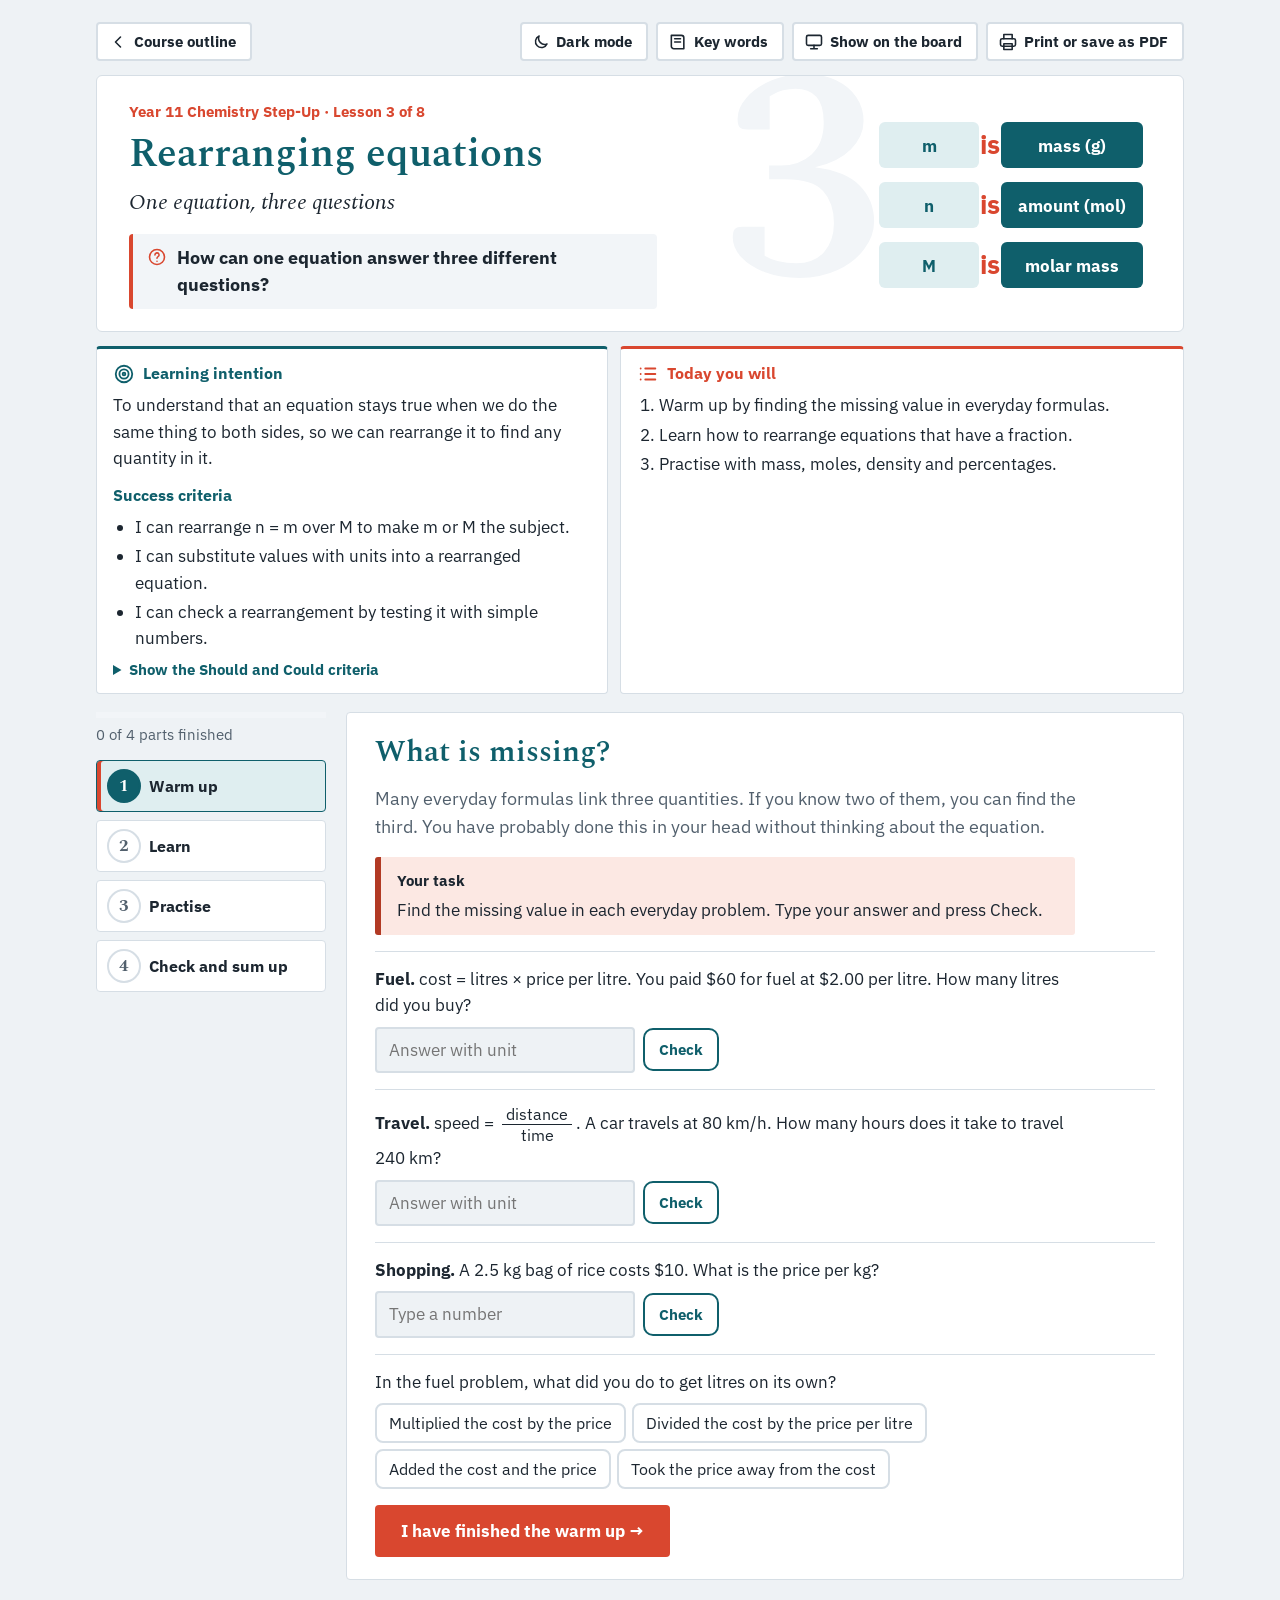
<file: stepup/lesson-3/index.html>
<!doctype html>
<html lang="en-AU"><head><meta charset="utf-8"><meta name="viewport" content="width=device-width,initial-scale=1,viewport-fit=cover"><meta name="robots" content="noindex,nofollow"><title>Rearranging equations</title>
<link rel="preconnect" href="https://fonts.googleapis.com"><link rel="preconnect" href="https://fonts.gstatic.com" crossorigin>
<link rel="stylesheet" href="https://fonts.googleapis.com/css2?family=IBM+Plex+Sans:ital,wght@0,400;0,600;0,700;1,400&family=Spectral:ital,wght@0,400;0,600;1,400&display=swap">
<link rel="stylesheet" href="../assets/lesson.css?v=6"><link rel="stylesheet" href="../../assets/y11-print.css?v=1"><style>.inrow{display:flex;gap:8px;flex-wrap:wrap;align-items:center}.ans{font:inherit;font-size:17px;border:2px solid var(--line);border-radius:4px;padding:8px 12px;width:min(260px,100%);background:var(--bg);color:var(--ink)}.reveal{margin-top:2px}.q p{max-width:70ch}.panel h3{margin-top:4px}</style><script src="../../assets/theme.js?v=1"></script><link rel="icon" type="image/svg+xml" href="../../favicon.svg"><link rel="icon" type="image/png" sizes="32x32" href="../../favicon-32.png"><link rel="apple-touch-icon" href="../../apple-touch-icon.png"></head>
<body><main class="wrap"><header class="head" id="head"></header>
<div class="lbody"><div class="lmain"><section class="panel" id="p-warmup" hidden><div class="phead"><h2>What is missing?</h2></div><p class="lead">Many everyday formulas link three quantities. If you know two of them, you can find the third. You have probably done this in your head without thinking about the equation.</p><div class="task"><span class="lab">Your task</span><span>Find the missing value in each everyday problem. Type your answer and press Check.</span></div><div class="q numq" data-num="30" data-unit="L"><p><b>Fuel.</b> cost = litres × price per litre. You paid $60 for fuel at $2.00 per litre. How many litres did you buy?</p><div class="inrow"><input class="ans" type="text" inputmode="decimal" autocomplete="off" aria-label="Your answer" placeholder="Answer with unit"> <button class="btn primary chk" type="button">Check</button></div><div class="fb" hidden></div><details class="reveal" hidden open><summary>Worked answer</summary><div>litres = <span class="frac"><span>cost</span><span>price per litre</span></span> = <span class="frac"><span>$60</span><span>$2.00 per L</span></span> = <b>30 L</b></div></details></div><div class="q numq" data-num="3" data-unit="h"><p><b>Travel.</b> speed = <span class="frac"><span>distance</span><span>time</span></span>. A car travels at 80 km/h. How many hours does it take to travel 240 km?</p><div class="inrow"><input class="ans" type="text" inputmode="decimal" autocomplete="off" aria-label="Your answer" placeholder="Answer with unit"> <button class="btn primary chk" type="button">Check</button></div><div class="fb" hidden></div><details class="reveal" hidden open><summary>Worked answer</summary><div>time = <span class="frac"><span>distance</span><span>speed</span></span> = <span class="frac"><span>240 km</span><span>80 km/h</span></span> = <b>3 h</b></div></details></div><div class="q numq" data-num="4" data-unit=""><p><b>Shopping.</b> A 2.5 kg bag of rice costs $10. What is the price per kg?</p><div class="inrow"><input class="ans" type="text" inputmode="decimal" autocomplete="off" aria-label="Your answer" placeholder="Type a number"> <button class="btn primary chk" type="button">Check</button></div><div class="fb" hidden></div><details class="reveal" hidden open><summary>Worked answer</summary><div>price per kg = <span class="frac"><span>$10</span><span>2.5 kg</span></span> = <b>$4 per kg</b></div></details></div><div class="q mcq"><p>In the fuel problem, what did you do to get litres on its own?</p><div class="opts"><button class="opt" type="button">Multiplied the cost by the price</button><button class="opt" type="button" data-right>Divided the cost by the price per litre</button><button class="opt" type="button">Added the cost and the price</button><button class="opt" type="button">Took the price away from the cost</button></div><div class="fb" hidden></div><details class="reveal" hidden open><summary>Worked answer</summary><div>You divided both sides of cost = litres × price by the price per litre. That leaves <b>litres = <span class="frac"><span>cost</span><span>price per litre</span></span></b>.</div></details></div><button class="finish" type="button" data-finish="warmup">I have finished the warm up</button></section><section class="panel" id="p-learn" hidden><div class="phead"><h2>Rearranging equations</h2></div><div class="steps"><div class="step"><h3>An equation is a balance</h3><p>In the warm up, you found litres by dividing the cost by the price. That works because an equation is like a balance. Both sides are equal, so if you do the same thing to both sides, they stay equal. This is the only rule you need to rearrange any equation.</p><div class="worked"><span class="line"><b>A simple example</b></span><span class="line">12 = 3 × 4</span><span class="line">Divide both sides by 3:  <span class="frac"><span>12</span><span>3</span></span> = <span class="frac"><span>3 × 4</span><span>3</span></span></span><span class="line"><span class="frac"><span>12</span><span>3</span></span> = 4</span><span class="why">Dividing by 3 undoes multiplying by 3. The 3 on the right cancels, so 4 is on its own.</span></div><p>You can always <b>test</b> a rearrangement with easy numbers like these. If the rearranged equation still gives a true statement, it is correct.</p><div class="q"><p><b>Quick check.</b> 20 = 5 × 4. Rearrange it to get 5 on its own.</p><details class="reveal"><summary>Show the answer</summary><div>Divide both sides by 4:  5 = <span class="frac"><span>20</span><span>4</span></span></div></details></div></div><div class="step"><h3>Rearranging n = m over M</h3><p>You used this equation in Year 10. It links the amount of a substance in mol (n), its mass in g (m) and its molar mass in g/mol (M). It answers three different questions, depending on which quantity you need.</p><p><b>n = <span class="frac"><span>m</span><span>M</span></span></b></p><div class="worked"><span class="line"><b>Make m the subject.</b></span><span class="line">Multiply both sides by M:  n × M = <span class="frac"><span>m</span><span>M</span></span> × M</span><span class="line">The M on the right cancels:  <b>m = n × M</b></span></div><div class="worked"><span class="line"><b>Make M the subject.</b></span><span class="line">Start from m = n × M.</span><span class="line">Divide both sides by n:  <span class="frac"><span>m</span><span>n</span></span> = M</span><span class="line">So <b>M = <span class="frac"><span>m</span><span>n</span></span></b></span><span class="why">Test it: if m = 10 and n = 2, then M = 5. Check with the original: n = <span class="frac"><span>10</span><span>5</span></span> = 2. True, so the rearrangement is right.</span></div><div class="q mcq"><p><b>Quick check.</b> Which equation gives M?</p><div class="opts"><button class="opt" type="button">M = <span class="frac"><span>n</span><span>m</span></span></button><button class="opt" type="button" data-right>M = <span class="frac"><span>m</span><span>n</span></span></button><button class="opt" type="button">M = m × n</button><button class="opt" type="button">M = m − n</button></div><div class="fb" hidden></div><details class="reveal" hidden open><summary>Worked answer</summary><div>Starting from m = n × M, divide both sides by n. <b>M = <span class="frac"><span>m</span><span>n</span></span></b></div></details></div></div><div class="step"><h3>Substituting with units</h3><p>Once the equation is rearranged, put in the values with their units. Units cancel just like numbers, so they show whether your setup makes sense. If the units come out wrong, the rearrangement is probably wrong too.</p><div class="worked"><span class="line"><b>Find the mass of 0.25 mol of sodium chloride. M = 58.5 g/mol.</b></span><span class="line">m = n × M</span><span class="line">m = 0.25 mol × 58.5 g/mol = 14.6 g</span><span class="line">The data value 0.25 has 2 significant figures, so m = <b>15 g</b>.</span><span class="why">mol on top and mol on the bottom of g/mol cancel, leaving g. A mass in g is what we wanted.</span></div><div class="q numq" data-num="98" data-unit="g/mol" data-traps='{"0.0102": "You divided n by m. Molar mass is mass over moles."}' data-tol="0.01"><p><b>Your turn.</b> 9.8 g of a substance is 0.10 mol. Find its molar mass.</p><div class="inrow"><input class="ans" type="text" inputmode="decimal" autocomplete="off" aria-label="Your answer" placeholder="Answer with unit"> <button class="btn primary chk" type="button">Check</button></div><div class="fb" hidden></div><details class="reveal" hidden open><summary>Worked answer</summary><div>M = <span class="frac"><span>m</span><span>n</span></span> = <span class="frac"><span>9.8 g</span><span>0.10 mol</span></span> = <b>98 g/mol</b></div></details></div></div><div class="step"><h3>Density</h3><p>Density tells us how much mass is packed into each mL or cm³ of a substance. Gold feels heavy for its size because it has a high density. The equation has the same shape as n = m over M, so it rearranges the same way.</p><p><b>d = <span class="frac"><span>m</span><span>V</span></span></b>, so <b>m = d × V</b> and <b>V = <span class="frac"><span>m</span><span>d</span></span></b></p><div class="worked"><span class="line"><b>A block of aluminium has a mass of 27.0 g. Its density is 2.70 g/cm³. Find its volume.</b></span><span class="line">V = <span class="frac"><span>m</span><span>d</span></span> = <span class="frac"><span>27.0 g</span><span>2.70 g/cm³</span></span> = <b>10.0 cm³</b></span></div><div class="q numq" data-num="39.45" data-unit="g" data-tol="0.005"><p><b>Your turn.</b> Ethanol has a density of 0.789 g/mL. Find the mass of 50.0 mL of ethanol.</p><div class="inrow"><input class="ans" type="text" inputmode="decimal" autocomplete="off" aria-label="Your answer" placeholder="Answer with unit"> <button class="btn primary chk" type="button">Check</button></div><div class="fb" hidden></div><details class="reveal" hidden open><summary>Worked answer</summary><div>m = d × V = 0.789 g/mL × 50.0 mL = <b>39.5 g</b></div></details></div></div><div class="step"><h3>Percentages</h3><p>Food labels, fertilisers and medicines often give a percentage. A percentage compares a part with the whole, then multiplies by 100. You can rearrange it to find the part or the whole.</p><p><b>percentage = <span class="frac"><span>part</span><span>whole</span></span> × 100</b></p><div class="worked"><span class="line"><b>A 250 g packet of cereal is 12% sugar. Find the mass of sugar.</b></span><span class="line">part = <span class="frac"><span>percentage</span><span>100</span></span> × whole</span><span class="line">part = <span class="frac"><span>12</span><span>100</span></span> × 250 g = <b>30 g</b></span></div><div class="worked"><span class="line"><b>3.6 g of salt is 18% of a sample. Find the mass of the whole sample.</b></span><span class="line">whole = <span class="frac"><span>part × 100</span><span>percentage</span></span></span><span class="line">whole = <span class="frac"><span>3.6 g × 100</span><span>18</span></span> = <b>20 g</b></span></div><div class="q numq" data-num="15" data-unit="%"><p><b>Your turn.</b> A 40.0 g sample contains 6.0 g of salt. What percentage of the sample is salt?</p><div class="inrow"><input class="ans" type="text" inputmode="decimal" autocomplete="off" aria-label="Your answer" placeholder="Answer with unit"> <button class="btn primary chk" type="button">Check</button></div><div class="fb" hidden></div><details class="reveal" hidden open><summary>Worked answer</summary><div>percentage = <span class="frac"><span>6.0 g</span><span>40.0 g</span></span> × 100 = <b>15%</b></div></details></div></div></div><button class="finish" type="button" data-finish="learn" data-needsteps hidden>I have finished Learn</button></section><section class="panel" id="p-practise" hidden><div class="phead"><h2>Rearranging in chemistry</h2></div><p class="lead">Each question needs one rearranged equation. Write the rearranged equation first, then substitute with units.</p><h3>Core questions</h3><div class="q numq" data-num="36.0" data-unit="g"><p><b>Mass from moles.</b> Find the mass of 2.00 mol of water. M = 18.0 g/mol.</p><div class="inrow"><input class="ans" type="text" inputmode="decimal" autocomplete="off" aria-label="Your answer" placeholder="Answer with unit"> <button class="btn primary chk" type="button">Check</button></div><div class="fb" hidden></div><details class="reveal" hidden open><summary>Worked answer</summary><div>m = n × M = 2.00 mol × 18.0 g/mol = <b>36.0 g</b></div></details></div><div class="q numq" data-num="0.1" data-unit="mol"><p><b>Moles from mass.</b> Find the amount in mol of 4.4 g of carbon dioxide. M = 44.0 g/mol.</p><div class="inrow"><input class="ans" type="text" inputmode="decimal" autocomplete="off" aria-label="Your answer" placeholder="Answer with unit"> <button class="btn primary chk" type="button">Check</button></div><div class="fb" hidden></div><details class="reveal" hidden open><summary>Worked answer</summary><div>n = <span class="frac"><span>m</span><span>M</span></span> = <span class="frac"><span>4.4 g</span><span>44.0 g/mol</span></span> = <b>0.10 mol</b></div></details></div><div class="q numq" data-num="40" data-unit="g/mol" data-traps='{"0.025": "You divided n by m. Molar mass is mass over moles."}'><p><b>Molar mass.</b> 0.50 mol of a compound has a mass of 20.0 g. Find its molar mass.</p><div class="inrow"><input class="ans" type="text" inputmode="decimal" autocomplete="off" aria-label="Your answer" placeholder="Answer with unit"> <button class="btn primary chk" type="button">Check</button></div><div class="fb" hidden></div><details class="reveal" hidden open><summary>Worked answer</summary><div>M = <span class="frac"><span>m</span><span>n</span></span> = <span class="frac"><span>20.0 g</span><span>0.50 mol</span></span> = <b>40 g/mol</b></div></details></div><div class="q numq" data-num="7.35" data-unit="mL" data-traps='{"1360": "You multiplied. To find volume, divide mass by density."}' data-tol="0.005"><p><b>Density.</b> Mercury has a density of 13.6 g/mL. What volume does 100 g of mercury take up?</p><div class="inrow"><input class="ans" type="text" inputmode="decimal" autocomplete="off" aria-label="Your answer" placeholder="Answer with unit"> <button class="btn primary chk" type="button">Check</button></div><div class="fb" hidden></div><details class="reveal" hidden open><summary>Worked answer</summary><div>V = <span class="frac"><span>m</span><span>d</span></span> = <span class="frac"><span>100 g</span><span>13.6 g/mL</span></span> = <b>7.35 mL</b></div></details></div><div class="q numq" data-num="4.0" data-unit="%"><p><b>Iron tablet.</b> A 30 g packet of tablets contains 1.2 g of iron. What percentage is iron?</p><div class="inrow"><input class="ans" type="text" inputmode="decimal" autocomplete="off" aria-label="Your answer" placeholder="Answer with unit"> <button class="btn primary chk" type="button">Check</button></div><div class="fb" hidden></div><details class="reveal" hidden open><summary>Worked answer</summary><div>percentage = <span class="frac"><span>1.2 g</span><span>30 g</span></span> × 100 = <b>4.0%</b></div></details></div><div class="q numq" data-num="150" data-unit="g" data-traps='{"13.5": "You found 30% of 45 g. Here 45 g is the part, and you need the whole."}'><p><b>Fertiliser.</b> 45 g of nitrogen is 30% of a bag of fertiliser. Find the mass of the whole bag.</p><div class="inrow"><input class="ans" type="text" inputmode="decimal" autocomplete="off" aria-label="Your answer" placeholder="Answer with unit"> <button class="btn primary chk" type="button">Check</button></div><div class="fb" hidden></div><details class="reveal" hidden open><summary>Worked answer</summary><div>whole = <span class="frac"><span>part × 100</span><span>percentage</span></span> = <span class="frac"><span>45 g × 100</span><span>30</span></span> = <b>150 g</b></div></details></div><details class="extend"><summary>Finished the Core work? Try Extend and Challenge</summary><h3>Extend</h3><div class="q numq" data-num="6.25" data-unit="mol" data-tol="0.005"><p>A 250 g bag of fertiliser is 35% nitrogen. How many mol of nitrogen atoms is that? M(N) = 14.0 g/mol.</p><div class="inrow"><input class="ans" type="text" inputmode="decimal" autocomplete="off" aria-label="Your answer" placeholder="Answer with unit"> <button class="btn primary chk" type="button">Check</button></div><div class="fb" hidden></div><details class="reveal" hidden open><summary>Worked answer</summary><div>Step 1. part = <span class="frac"><span>35</span><span>100</span></span> × 250 g = 87.5 g<br>Step 2. n = <span class="frac"><span>m</span><span>M</span></span> = <span class="frac"><span>87.5 g</span><span>14.0 g/mol</span></span> = <b>6.25 mol</b></div></details></div><div class="q numq" data-num="51.8" data-unit="cm3" data-traps='{"0.0518": "Convert kg to g first, because the density is in g/cm\u00b3."}' data-tol="0.005"><p>Gold has a density of 19.3 g/cm³. What volume does 1.00 kg of gold take up?</p><div class="inrow"><input class="ans" type="text" inputmode="decimal" autocomplete="off" aria-label="Your answer" placeholder="Answer with unit"> <button class="btn primary chk" type="button">Check</button></div><div class="fb" hidden></div><details class="reveal" hidden open><summary>Worked answer</summary><div>1.00 kg = 1000 g<br>V = <span class="frac"><span>m</span><span>d</span></span> = <span class="frac"><span>1000 g</span><span>19.3 g/cm³</span></span> = <b>51.8 cm³</b></div></details></div><div class="q mcq"><p>A student rearranges d = <span class="frac"><span>m</span><span>V</span></span> and writes V = d × m. Test it with m = 10 g and d = 2 g/mL. What does the test show?</p><div class="opts"><button class="opt" type="button">The equation is right, because V = 20 mL.</button><button class="opt" type="button" data-right>The equation is wrong. The real volume is 5 mL, but V = d × m gives 20.</button><button class="opt" type="button">You cannot test an equation with numbers.</button></div><div class="fb" hidden></div><details class="reveal" hidden open><summary>Worked answer</summary><div>With m = 10 g and d = 2 g/mL, the volume must be 5 mL, because 10 = 2 × 5. The student's equation gives 20, so it is wrong. The correct one is <b>V = <span class="frac"><span>m</span><span>d</span></span></b>.</div></details></div></details><button class="finish" type="button" data-finish="practise">I have finished Practise</button></section><section class="panel" id="p-check" hidden><div class="phead"><h2>Show what you know</h2></div><p class="lead">Choose one answer for each question. You will see the worked answer straight away.</p><div class="q mcq"><p><b>1.</b> Which equation gives the mass m?</p><div class="opts"><button class="opt" type="button">m = <span class="frac"><span>n</span><span>M</span></span></button><button class="opt" type="button" data-right>m = n × M</button><button class="opt" type="button">m = <span class="frac"><span>M</span><span>n</span></span></button><button class="opt" type="button">m = n + M</button></div><div class="fb" hidden></div><details class="reveal" hidden open><summary>Worked answer</summary><div>Multiply both sides of n = <span class="frac"><span>m</span><span>M</span></span> by M. <b>m = n × M</b></div></details></div><div class="q mcq"><p><b>2.</b> Which equation gives the volume V?</p><div class="opts"><button class="opt" type="button">V = d × m</button><button class="opt" type="button">V = <span class="frac"><span>d</span><span>m</span></span></button><button class="opt" type="button" data-right>V = <span class="frac"><span>m</span><span>d</span></span></button><button class="opt" type="button">V = m − d</button></div><div class="fb" hidden></div><details class="reveal" hidden open><summary>Worked answer</summary><div>Start from m = d × V and divide both sides by d. <b>V = <span class="frac"><span>m</span><span>d</span></span></b></div></details></div><div class="q mcq"><p><b>3.</b> What is the mass of 0.20 mol of copper? M = 63.5 g/mol.</p><div class="opts"><button class="opt" type="button">0.0031 g</button><button class="opt" type="button" data-right>13 g</button><button class="opt" type="button">320 g</button><button class="opt" type="button">63.7 g</button></div><div class="fb" hidden></div><details class="reveal" hidden open><summary>Worked answer</summary><div>m = n × M = 0.20 mol × 63.5 g/mol = 12.7 g, which is <b>13 g</b> to 2 significant figures.</div></details></div><div class="q mcq"><p><b>4.</b> Which equation gives the whole from a part and a percentage?</p><div class="opts"><button class="opt" type="button">whole = part × percentage</button><button class="opt" type="button" data-right>whole = <span class="frac"><span>part × 100</span><span>percentage</span></span></button><button class="opt" type="button">whole = <span class="frac"><span>percentage</span><span>part × 100</span></span></button><button class="opt" type="button">whole = part + percentage</button></div><div class="fb" hidden></div><details class="reveal" hidden open><summary>Worked answer</summary><div>Rearrange percentage = <span class="frac"><span>part</span><span>whole</span></span> × 100. <b>whole = <span class="frac"><span>part × 100</span><span>percentage</span></span></b></div></details></div><div class="q mcq"><p><b>5.</b> A student writes M = <span class="frac"><span>n</span><span>m</span></span>. They test it with m = 10 g and n = 2 mol. What do they find?</p><div class="opts"><button class="opt" type="button">M = 5 g/mol, so the equation is right.</button><button class="opt" type="button" data-right>M = 0.2, but it should be 5 g/mol, so the equation is wrong.</button><button class="opt" type="button">M = 20 g/mol, so the equation is right.</button></div><div class="fb" hidden></div><details class="reveal" hidden open><summary>Worked answer</summary><div>The molar mass must be 5 g/mol, because 2 = <span class="frac"><span>10</span><span>5</span></span>. The student's equation gives <span class="frac"><span>2</span><span>10</span></span> = 0.2, so it is wrong. The correct one is <b>M = <span class="frac"><span>m</span><span>n</span></span></b>.</div></details></div><div class="q mcq"><p><b>6.</b> A liquid has a density of 0.900 g/mL. What volume is needed for 45.0 g?</p><div class="opts"><button class="opt" type="button">40.5 mL</button><button class="opt" type="button">0.0200 mL</button><button class="opt" type="button" data-right>50.0 mL</button><button class="opt" type="button">45.9 mL</button></div><div class="fb" hidden></div><details class="reveal" hidden open><summary>Worked answer</summary><div>V = <span class="frac"><span>m</span><span>d</span></span> = <span class="frac"><span>45.0 g</span><span>0.900 g/mL</span></span> = <b>50.0 mL</b></div></details></div><p class="fb info" id="score" hidden></p><h2 style="margin-top:10px">Back to the goal</h2><p class="lead">Look back at the success criteria from the start of the lesson. Be honest about where you are. It tells you what to practise next.</p><div id="goalcheck"></div><div class="q"><p><b>The key question.</b> How can one equation answer three different questions? Answer in one or two sentences.</p><textarea aria-label="My answer to the key question"></textarea><details class="reveal"><summary>Compare with a model answer</summary><div>An equation stays true when we do the same thing to both sides. So n = m over M can be rearranged to find m = n × M or M = m over n, depending on which quantity we need.</div></details></div><button class="finish" type="button" data-finish="check">I have finished the lesson</button><div class="fb ok" id="endmsg" hidden><b>Lesson 3 finished.</b><div class="endnav"><a href="../lesson-4/">Go to lesson 4: Balancing equations</a><a href="../../">Back to the course outline</a></div></div></section></div></div></main><script>window.LESSON={"sub": "One equation, three questions", "kq": "How can one equation answer three different questions?", "li": "To understand that an equation stays true when we do the same thing to both sides, so we can rearrange it to find any quantity in it.", "steps": ["Warm up by finding the missing value in everyday formulas.", "Learn how to rearrange equations that have a fraction.", "Practise with mass, moles, density and percentages."], "must": ["I can rearrange n = m over M to make m or M the subject.", "I can substitute values with units into a rearranged equation.", "I can check a rearrangement by testing it with simple numbers."], "more": ["Should: I can rearrange the density equation.", "Should: I can rearrange the percentage equation.", "Could: I can solve a problem that needs two equations in a row."], "words": [["subject", "The quantity on its own on one side of the equation. In m = n × M, m is the subject."], ["rearrange", "To change which quantity is the subject, by doing the same thing to both sides."], ["substitute", "To put numbers, with their units, in place of the symbols in an equation."], ["n", "Amount of substance, in mol."], ["m", "Mass, in g."], ["M", "Molar mass, in g/mol."], ["density (d)", "Mass per unit of volume, in g/mL or g/cm³."]], "watch": [["m and M are different.", "Small m is mass in g. Capital M is molar mass in g/mol. Write them clearly."], ["Do the same to both sides.", "Multiplying only one side changes the equation, so it is no longer true."], ["Test your rearrangement.", "Try easy numbers, such as 10 = 20 over 2. If the rearranged version gives the right answer, it is correct."], ["Keep the units.", "Units cancel like numbers, so they show whether your answer makes sense."]], "art": "<svg class=\"art\" viewBox=\"0 0 280 190\" role=\"img\" aria-label=\"m mass (g); n amount (mol); M molar mass\"><g font-family=\"IBM Plex Sans,system-ui,sans-serif\" font-weight=\"700\" font-size=\"17\"><rect x=\"8\" y=\"12\" width=\"100\" height=\"46\" rx=\"6\" fill=\"#fff\"/><text x=\"58\" y=\"42\" text-anchor=\"middle\">m</text><text x=\"119\" y=\"44\" text-anchor=\"middle\" font-size=\"26\">is</text><rect x=\"130\" y=\"12\" width=\"142\" height=\"46\" rx=\"6\" fill=\"#ffe08a\"/><text x=\"201\" y=\"42\" text-anchor=\"middle\">mass (g)</text><rect x=\"8\" y=\"72\" width=\"100\" height=\"46\" rx=\"6\" fill=\"#fff\"/><text x=\"58\" y=\"102\" text-anchor=\"middle\">n</text><text x=\"119\" y=\"104\" text-anchor=\"middle\" font-size=\"26\">is</text><rect x=\"130\" y=\"72\" width=\"142\" height=\"46\" rx=\"6\" fill=\"#ffe08a\"/><text x=\"201\" y=\"102\" text-anchor=\"middle\">amount (mol)</text><rect x=\"8\" y=\"132\" width=\"100\" height=\"46\" rx=\"6\" fill=\"#fff\"/><text x=\"58\" y=\"162\" text-anchor=\"middle\">M</text><text x=\"119\" y=\"164\" text-anchor=\"middle\" font-size=\"26\">is</text><rect x=\"130\" y=\"132\" width=\"142\" height=\"46\" rx=\"6\" fill=\"#ffe08a\"/><text x=\"201\" y=\"162\" text-anchor=\"middle\">molar mass</text></g></svg>", "key": "11che-stepup-l3-v1", "num": 3, "eyebrow": "Year 11 Chemistry Step-Up · Lesson 3 of 8", "title": "Rearranging equations", "parts": [["warmup", "Warm up", 12], ["learn", "Learn", 15], ["practise", "Practise", 18], ["check", "Check and sum up", 12]]};</script><script src="../assets/lesson.js?v=6"></script><script src="../../assets/qrcode.js"></script><script src="../../assets/y11-print.js?v=1"></script></body></html>
</file>
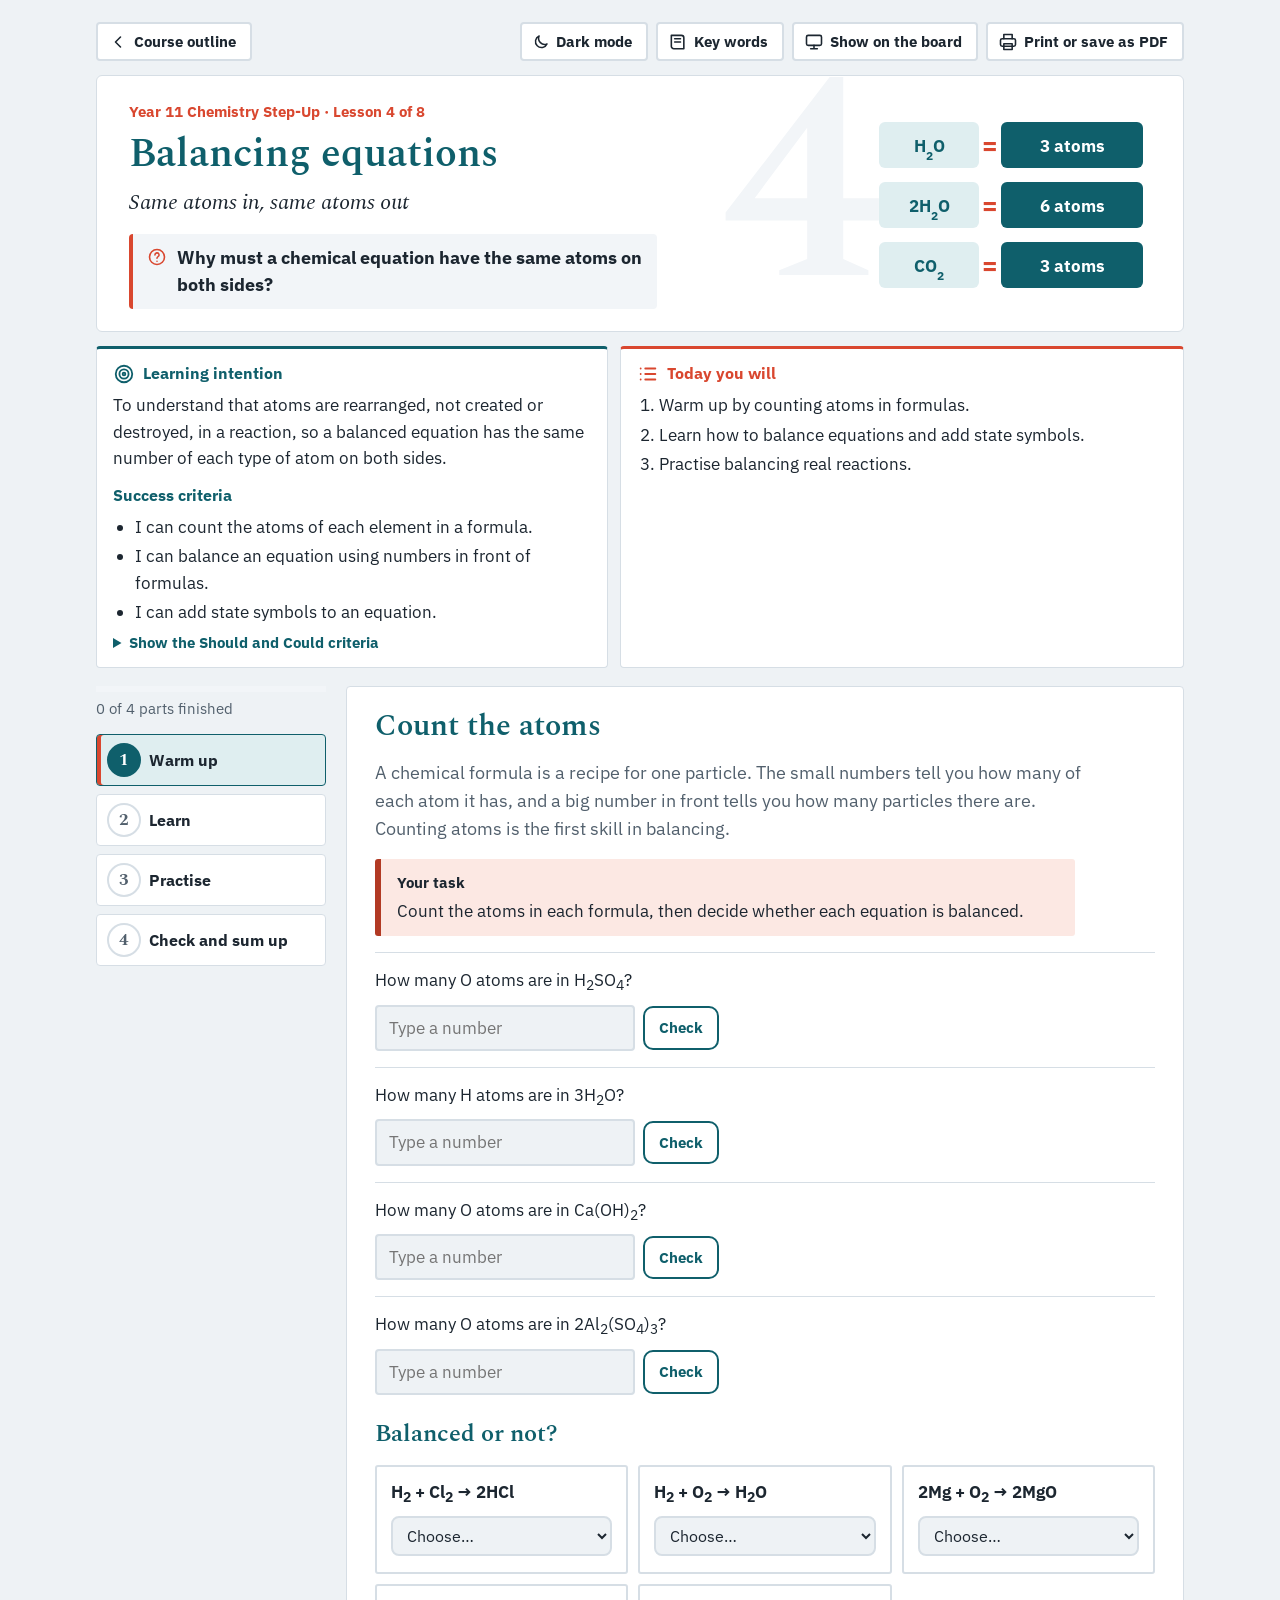
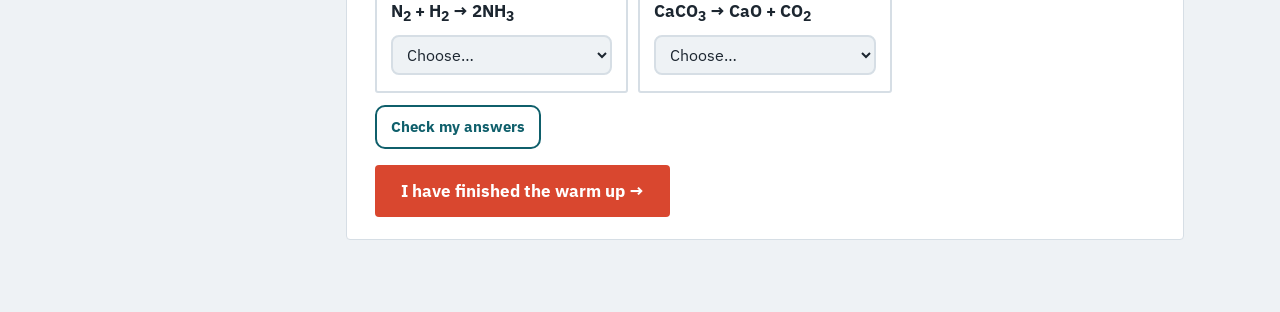
<file: stepup/lesson-4/index.html>
<!doctype html>
<html lang="en-AU"><head><meta charset="utf-8"><meta name="viewport" content="width=device-width,initial-scale=1,viewport-fit=cover"><meta name="robots" content="noindex,nofollow"><title>Balancing equations</title>
<link rel="preconnect" href="https://fonts.googleapis.com"><link rel="preconnect" href="https://fonts.gstatic.com" crossorigin>
<link rel="stylesheet" href="https://fonts.googleapis.com/css2?family=IBM+Plex+Sans:ital,wght@0,400;0,600;0,700;1,400&family=Spectral:ital,wght@0,400;0,600;1,400&display=swap">
<link rel="stylesheet" href="../assets/lesson.css?v=6"><link rel="stylesheet" href="../../assets/y11-print.css?v=1"><style>.inrow{display:flex;gap:8px;flex-wrap:wrap;align-items:center}.ans{font:inherit;font-size:17px;border:2px solid var(--line);border-radius:4px;padding:8px 12px;width:min(260px,100%);background:var(--bg);color:var(--ink)}.reveal{margin-top:2px}.q p{max-width:70ch}.panel h3{margin-top:4px}</style><script src="../../assets/theme.js?v=1"></script><link rel="icon" type="image/svg+xml" href="../../favicon.svg"><link rel="icon" type="image/png" sizes="32x32" href="../../favicon-32.png"><link rel="apple-touch-icon" href="../../apple-touch-icon.png"></head>
<body><main class="wrap"><header class="head" id="head"></header>
<div class="lbody"><div class="lmain"><section class="panel" id="p-warmup" hidden><div class="phead"><h2>Count the atoms</h2></div><p class="lead">A chemical formula is a recipe for one particle. The small numbers tell you how many of each atom it has, and a big number in front tells you how many particles there are. Counting atoms is the first skill in balancing.</p><div class="task"><span class="lab">Your task</span><span>Count the atoms in each formula, then decide whether each equation is balanced.</span></div><div class="q numq" data-num="4" data-unit=""><p>How many O atoms are in H<sub>2</sub>SO<sub>4</sub>?</p><div class="inrow"><input class="ans" type="text" inputmode="decimal" autocomplete="off" aria-label="Your answer" placeholder="Type a number"> <button class="btn primary chk" type="button">Check</button></div><div class="fb" hidden></div><details class="reveal" hidden open><summary>Worked answer</summary><div>The small 4 after O means <b>4</b> O atoms.</div></details></div><div class="q numq" data-num="6" data-unit=""><p>How many H atoms are in 3H<sub>2</sub>O?</p><div class="inrow"><input class="ans" type="text" inputmode="decimal" autocomplete="off" aria-label="Your answer" placeholder="Type a number"> <button class="btn primary chk" type="button">Check</button></div><div class="fb" hidden></div><details class="reveal" hidden open><summary>Worked answer</summary><div>Each water has 2 H atoms, and there are 3 waters. 3 × 2 = <b>6</b> H atoms.</div></details></div><div class="q numq" data-num="2" data-unit="" data-traps='{"1": "The small 2 after the bracket multiplies everything inside the bracket."}'><p>How many O atoms are in Ca(OH)<sub>2</sub>?</p><div class="inrow"><input class="ans" type="text" inputmode="decimal" autocomplete="off" aria-label="Your answer" placeholder="Type a number"> <button class="btn primary chk" type="button">Check</button></div><div class="fb" hidden></div><details class="reveal" hidden open><summary>Worked answer</summary><div>The 2 after the bracket doubles everything inside it. OH × 2 gives <b>2</b> O atoms.</div></details></div><div class="q numq" data-num="24" data-unit=""><p>How many O atoms are in 2Al<sub>2</sub>(SO<sub>4</sub>)<sub>3</sub>?</p><div class="inrow"><input class="ans" type="text" inputmode="decimal" autocomplete="off" aria-label="Your answer" placeholder="Type a number"> <button class="btn primary chk" type="button">Check</button></div><div class="fb" hidden></div><details class="reveal" hidden open><summary>Worked answer</summary><div>Inside one Al<sub>2</sub>(SO<sub>4</sub>)<sub>3</sub>: 4 × 3 = 12 O atoms. There are 2 of them, so 2 × 12 = <b>24</b> O atoms.</div></details></div><h2 style="margin-top:10px">Balanced or not?</h2><div class="cardset"><div class="cards"><div class="card" data-right="yes"><p>H<sub>2</sub> + Cl<sub>2</sub> → 2HCl</p><select aria-label="My answer for this card"><option value="">Choose&hellip;</option><option value="yes">Balanced</option><option value="no">Not balanced</option></select><div class="why">Balanced. 2 H and 2 Cl on each side.</div></div><div class="card" data-right="no"><p>H<sub>2</sub> + O<sub>2</sub> → H<sub>2</sub>O</p><select aria-label="My answer for this card"><option value="">Choose&hellip;</option><option value="yes">Balanced</option><option value="no">Not balanced</option></select><div class="why">Not balanced. There are 2 O atoms on the left but only 1 on the right.</div></div><div class="card" data-right="yes"><p>2Mg + O<sub>2</sub> → 2MgO</p><select aria-label="My answer for this card"><option value="">Choose&hellip;</option><option value="yes">Balanced</option><option value="no">Not balanced</option></select><div class="why">Balanced. 2 Mg and 2 O on each side.</div></div><div class="card" data-right="no"><p>N<sub>2</sub> + H<sub>2</sub> → 2NH<sub>3</sub></p><select aria-label="My answer for this card"><option value="">Choose&hellip;</option><option value="yes">Balanced</option><option value="no">Not balanced</option></select><div class="why">Not balanced. The right has 6 H atoms, but the left has only 2. It needs 3H<sub>2</sub>.</div></div><div class="card" data-right="yes"><p>CaCO<sub>3</sub> → CaO + CO<sub>2</sub></p><select aria-label="My answer for this card"><option value="">Choose&hellip;</option><option value="yes">Balanced</option><option value="no">Not balanced</option></select><div class="why">Balanced. 1 Ca, 1 C and 3 O on each side.</div></div></div><div style="margin-top:12px"><button class="btn primary checkall" type="button">Check my answers</button></div><div class="fb info" hidden style="margin-top:10px"></div></div><button class="finish" type="button" data-finish="warmup">I have finished the warm up</button></section><section class="panel" id="p-learn" hidden><div class="phead"><h2>Balancing equations</h2></div><div class="steps"><div class="step"><h3>Why equations must balance</h3><p>In the warm up, some equations had more of an atom on one side than the other. That cannot happen in a real reaction. In a reaction, the bonds between atoms break and new bonds form, so the atoms are <b>rearranged</b> into new substances. No atom is created or destroyed. This is called <b>conservation of mass</b>, and it is why the total mass before and after a reaction is the same.</p><figure class="fig"><svg viewBox="0 0 640 210" role="img" aria-label="Two hydrogen molecules and one oxygen molecule rearrange into two water molecules. There are 4 H atoms and 2 O atoms on each side."><g font-family="IBM Plex Sans,system-ui,sans-serif"><circle class="at" cx="50" cy="60" r="15"/><text class="tx" style="font-size:15px" x="50" y="65" text-anchor="middle">H</text><circle class="at" cx="78" cy="60" r="15"/><text class="tx" style="font-size:15px" x="78" y="65" text-anchor="middle">H</text><circle class="at" cx="50" cy="120" r="15"/><text class="tx" style="font-size:15px" x="50" y="125" text-anchor="middle">H</text><circle class="at" cx="78" cy="120" r="15"/><text class="tx" style="font-size:15px" x="78" y="125" text-anchor="middle">H</text><text class="tx tb" style="font-size:22px" x="122" y="98" text-anchor="middle">+</text><circle class="ao" cx="170" cy="90" r="22"/><text class="tx tb" style="font-size:16px" x="170" y="96" text-anchor="middle">O</text><circle class="ao" cx="212" cy="90" r="22"/><text class="tx tb" style="font-size:16px" x="212" y="96" text-anchor="middle">O</text><line class="axl" x1="262" y1="90" x2="330" y2="90"/><polygon class="hl" points="342,90 328,82 328,98"/><circle class="ao" cx="420" cy="64" r="22"/><text class="tx tb" style="font-size:16px" x="420" y="70" text-anchor="middle">O</text><circle class="at" cx="386" cy="86" r="15"/><text class="tx" style="font-size:15px" x="386" y="91" text-anchor="middle">H</text><circle class="at" cx="454" cy="86" r="15"/><text class="tx" style="font-size:15px" x="454" y="91" text-anchor="middle">H</text><circle class="ao" cx="540" cy="124" r="22"/><text class="tx tb" style="font-size:16px" x="540" y="130" text-anchor="middle">O</text><circle class="at" cx="506" cy="146" r="15"/><text class="tx" style="font-size:15px" x="506" y="151" text-anchor="middle">H</text><circle class="at" cx="574" cy="146" r="15"/><text class="tx" style="font-size:15px" x="574" y="151" text-anchor="middle">H</text><text class="tx" style="font-size:16px" x="140" y="180" text-anchor="middle">2H₂ + O₂: 4 H atoms, 2 O atoms</text><text class="tx" style="font-size:16px" x="480" y="190" text-anchor="middle">2H₂O: 4 H atoms, 2 O atoms</text></g></svg><figcaption>Hydrogen burns in oxygen to make water. Count the atoms on each side: the same atoms are there, just joined in new ways.</figcaption></figure><div class="q"><p><b>Quick check.</b> In the picture, how many water molecules form from 2 hydrogen molecules?</p><details class="reveal"><summary>Show the answer</summary><div><b>2</b> water molecules. 2H<sub>2</sub> + O<sub>2</sub> → 2H<sub>2</sub>O</div></details></div></div><div class="step"><h3>Numbers in front, not inside</h3><p>There are two kinds of numbers in an equation. A <b>subscript</b> is the small number inside a formula, and it is part of the substance. H<sub>2</sub>O is water, but H<sub>2</sub>O<sub>2</sub> is hydrogen peroxide, a bleach. A <b>coefficient</b> is the big number in front, and it tells you how many particles there are. To balance an equation, you may only change the coefficients.</p><p>A coefficient multiplies the whole formula. 3H<sub>2</sub>O means three water molecules, which have 6 H atoms and 3 O atoms in total.</p><div class="q mcq"><p><b>Quick check.</b> To balance H<sub>2</sub> + O<sub>2</sub> → H<sub>2</sub>O, what should you do?</p><div class="opts"><button class="opt" type="button" data-why="That changes water into hydrogen peroxide, a different substance.">Change H<sub>2</sub>O to H<sub>2</sub>O<sub>2</sub>.</button><button class="opt" type="button" data-right>Put a 2 in front of H<sub>2</sub>O, then a 2 in front of H<sub>2</sub>.</button><button class="opt" type="button" data-why="Oxygen gas exists as O<sub>2</sub> molecules. You cannot change the formula.">Change O<sub>2</sub> to O.</button></div><div class="fb" hidden></div><details class="reveal" hidden open><summary>Worked answer</summary><div>2H<sub>2</sub> + O<sub>2</sub> → 2H<sub>2</sub>O. Only the numbers in front change.</div></details></div></div><div class="step"><h3>A method that always works</h3><p>Balancing by guessing gets messy. A tally table keeps track of every atom. Work through the elements one at a time, and leave H and O until last, because they often appear in several formulas. After each change, count again.</p><div class="worked"><span class="line"><b>Balance Al + O<sub>2</sub> → Al<sub>2</sub>O<sub>3</sub>.</b></span><span class="line">Count: left has 1 Al and 2 O. Right has 2 Al and 3 O.</span><span class="line">The O atoms are 2 and 3. The lowest number both go into is 6, so use 3O<sub>2</sub> and 2Al<sub>2</sub>O<sub>3</sub>.</span><span class="line">Now the right has 4 Al, so put 4 in front of Al.</span><span class="line"><b>4Al + 3O<sub>2</sub> → 2Al<sub>2</sub>O<sub>3</sub></b>  (4 Al and 6 O on each side)</span></div><div class="q coefq" data-ans="2,1,2"><p><b>Your turn.</b> Balance the reaction of sodium with chlorine.</p><div class="eqn"><input class="cf" type="text" inputmode="numeric" aria-label="Number in front of Na"><span>Na</span> <span>+</span> <input class="cf" type="text" inputmode="numeric" aria-label="Number in front of Cl2"><span>Cl<sub>2</sub></span> <span>&rarr;</span> <input class="cf" type="text" inputmode="numeric" aria-label="Number in front of NaCl"><span>NaCl</span></div><div class="inrow"><button class="btn primary chk" type="button">Check</button><span class="note">Leave a box empty if the number is 1.</span></div><div class="fb" hidden></div><details class="reveal" hidden open><summary>Worked answer</summary><div>Cl<sub>2</sub> has 2 Cl, so you need 2NaCl. That needs 2 Na.<br><b>2Na + Cl<sub>2</sub> → 2NaCl</b></div></details></div></div><div class="step"><h3>Keep polyatomic ions together</h3><p>Some groups of atoms, such as sulfate (SO<sub>4</sub>), nitrate (NO<sub>3</sub>) and phosphate (PO<sub>4</sub>), often stay together through a reaction. If the same group appears on both sides, count it as one unit instead of counting every S and O. This makes balancing much quicker.</p><div class="worked"><span class="line"><b>Balance CaCl<sub>2</sub> + Na<sub>3</sub>PO<sub>4</sub> → Ca<sub>3</sub>(PO<sub>4</sub>)<sub>2</sub> + NaCl.</b></span><span class="line">Ca: the product has 3, so use 3CaCl<sub>2</sub>.</span><span class="line">PO<sub>4</sub>: the product has 2 groups, so use 2Na<sub>3</sub>PO<sub>4</sub>.</span><span class="line">Now the left has 6 Na and 6 Cl, so use 6NaCl.</span><span class="line"><b>3CaCl<sub>2</sub> + 2Na<sub>3</sub>PO<sub>4</sub> → Ca<sub>3</sub>(PO<sub>4</sub>)<sub>2</sub> + 6NaCl</b></span></div><div class="q coefq" data-ans="2,1,1,2"><p><b>Your turn.</b> Balance the reaction of sodium hydroxide with sulfuric acid.</p><div class="eqn"><input class="cf" type="text" inputmode="numeric" aria-label="Number in front of NaOH"><span>NaOH</span> <span>+</span> <input class="cf" type="text" inputmode="numeric" aria-label="Number in front of H2SO4"><span>H<sub>2</sub>SO<sub>4</sub></span> <span>&rarr;</span> <input class="cf" type="text" inputmode="numeric" aria-label="Number in front of Na2SO4"><span>Na<sub>2</sub>SO<sub>4</sub></span> <span>+</span> <input class="cf" type="text" inputmode="numeric" aria-label="Number in front of H2O"><span>H<sub>2</sub>O</span></div><div class="inrow"><button class="btn primary chk" type="button">Check</button><span class="note">Leave a box empty if the number is 1.</span></div><div class="fb" hidden></div><details class="reveal" hidden open><summary>Worked answer</summary><div>Na<sub>2</sub>SO<sub>4</sub> needs 2 Na, so use 2NaOH. That gives 2 OH, which with the 2 H from the acid make 2H<sub>2</sub>O.<br><b>2NaOH + H<sub>2</sub>SO<sub>4</sub> → Na<sub>2</sub>SO<sub>4</sub> + 2H<sub>2</sub>O</b></div></details></div></div><div class="step"><h3>State symbols</h3><p>A balanced equation can also show the state of each substance. This matters in chemistry, because the same substance behaves differently as a solid or dissolved in water. State symbols go straight after each formula.</p><div class="tscroll"><table class="ptable"><thead><tr><th>Symbol</th><th>Meaning</th><th>Example</th></tr></thead><tbody><tr><td>(s)</td><td>solid</td><td>Mg(s)</td></tr><tr><td>(l)</td><td>liquid</td><td>H<sub>2</sub>O(l)</td></tr><tr><td>(g)</td><td>gas</td><td>CO<sub>2</sub>(g)</td></tr><tr><td>(aq)</td><td>dissolved in water (aqueous)</td><td>NaCl(aq)</td></tr></tbody></table></div><div class="worked"><span class="line"><b>Sodium reacts with water.</b></span><span class="line">2Na(s) + 2H<sub>2</sub>O(l) → 2NaOH(aq) + H<sub>2</sub>(g)</span><span class="why">Sodium hydroxide dissolves in the water, so it is (aq). Hydrogen bubbles off as a gas.</span></div><div class="q mcq"><p><b>Quick check.</b> Which state symbol shows sugar dissolved in water?</p><div class="opts"><button class="opt" type="button">(s)</button><button class="opt" type="button">(l)</button><button class="opt" type="button" data-right>(aq)</button><button class="opt" type="button">(g)</button></div><div class="fb" hidden></div><details class="reveal" hidden open><summary>Worked answer</summary><div>Dissolved in water is <b>(aq)</b>. (l) is only for a pure liquid, such as water itself.</div></details></div></div></div><button class="finish" type="button" data-finish="learn" data-needsteps hidden>I have finished Learn</button></section><section class="panel" id="p-practise" hidden><div class="phead"><h2>Balancing real reactions</h2></div><p class="lead">Type the number that goes in front of each formula. Leave a box empty if the number is 1.</p><h3>Core questions</h3><div class="q coefq" data-ans="1,2,1,1"><p><b>1. Magnesium in acid.</b></p><div class="eqn"><input class="cf" type="text" inputmode="numeric" aria-label="Number in front of Mg"><span>Mg</span> <span>+</span> <input class="cf" type="text" inputmode="numeric" aria-label="Number in front of HCl"><span>HCl</span> <span>&rarr;</span> <input class="cf" type="text" inputmode="numeric" aria-label="Number in front of MgCl2"><span>MgCl<sub>2</sub></span> <span>+</span> <input class="cf" type="text" inputmode="numeric" aria-label="Number in front of H2"><span>H<sub>2</sub></span></div><div class="inrow"><button class="btn primary chk" type="button">Check</button><span class="note">Leave a box empty if the number is 1.</span></div><div class="fb" hidden></div><details class="reveal" hidden open><summary>Worked answer</summary><div>MgCl<sub>2</sub> has 2 Cl, so use 2HCl. That gives 2 H, which makes 1 H<sub>2</sub>.<br><b>Mg + 2HCl → MgCl<sub>2</sub> + H<sub>2</sub></b></div></details></div><div class="q coefq" data-ans="1,3,2"><p><b>2. Making ammonia (the Haber process).</b></p><div class="eqn"><input class="cf" type="text" inputmode="numeric" aria-label="Number in front of N2"><span>N<sub>2</sub></span> <span>+</span> <input class="cf" type="text" inputmode="numeric" aria-label="Number in front of H2"><span>H<sub>2</sub></span> <span>&rarr;</span> <input class="cf" type="text" inputmode="numeric" aria-label="Number in front of NH3"><span>NH<sub>3</sub></span></div><div class="inrow"><button class="btn primary chk" type="button">Check</button><span class="note">Leave a box empty if the number is 1.</span></div><div class="fb" hidden></div><details class="reveal" hidden open><summary>Worked answer</summary><div>N<sub>2</sub> has 2 N, so use 2NH<sub>3</sub>. That has 6 H, so use 3H<sub>2</sub>.<br><b>N<sub>2</sub> + 3H<sub>2</sub> → 2NH<sub>3</sub></b></div></details></div><div class="q coefq" data-ans="1,2,1,2"><p><b>3. Burning methane (natural gas).</b></p><div class="eqn"><input class="cf" type="text" inputmode="numeric" aria-label="Number in front of CH4"><span>CH<sub>4</sub></span> <span>+</span> <input class="cf" type="text" inputmode="numeric" aria-label="Number in front of O2"><span>O<sub>2</sub></span> <span>&rarr;</span> <input class="cf" type="text" inputmode="numeric" aria-label="Number in front of CO2"><span>CO<sub>2</sub></span> <span>+</span> <input class="cf" type="text" inputmode="numeric" aria-label="Number in front of H2O"><span>H<sub>2</sub>O</span></div><div class="inrow"><button class="btn primary chk" type="button">Check</button><span class="note">Leave a box empty if the number is 1.</span></div><div class="fb" hidden></div><details class="reveal" hidden open><summary>Worked answer</summary><div>C: 1 each side. H: CH<sub>4</sub> has 4, so use 2H<sub>2</sub>O. O: the right has 2 + 2 = 4, so use 2O<sub>2</sub>.<br><b>CH<sub>4</sub> + 2O<sub>2</sub> → CO<sub>2</sub> + 2H<sub>2</sub>O</b></div></details></div><div class="q coefq" data-ans="4,3,2"><p><b>4. Iron rusting.</b></p><div class="eqn"><input class="cf" type="text" inputmode="numeric" aria-label="Number in front of Fe"><span>Fe</span> <span>+</span> <input class="cf" type="text" inputmode="numeric" aria-label="Number in front of O2"><span>O<sub>2</sub></span> <span>&rarr;</span> <input class="cf" type="text" inputmode="numeric" aria-label="Number in front of Fe2O3"><span>Fe<sub>2</sub>O<sub>3</sub></span></div><div class="inrow"><button class="btn primary chk" type="button">Check</button><span class="note">Leave a box empty if the number is 1.</span></div><div class="fb" hidden></div><details class="reveal" hidden open><summary>Worked answer</summary><div>O is 2 on the left and 3 on the right, so make 6: 3O<sub>2</sub> and 2Fe<sub>2</sub>O<sub>3</sub>. That has 4 Fe.<br><b>4Fe + 3O<sub>2</sub> → 2Fe<sub>2</sub>O<sub>3</sub></b></div></details></div><div class="q coefq" data-ans="2,1,2,1"><p><b>5. Testing for chloride ions.</b></p><div class="eqn"><input class="cf" type="text" inputmode="numeric" aria-label="Number in front of AgNO3"><span>AgNO<sub>3</sub></span> <span>+</span> <input class="cf" type="text" inputmode="numeric" aria-label="Number in front of CaCl2"><span>CaCl<sub>2</sub></span> <span>&rarr;</span> <input class="cf" type="text" inputmode="numeric" aria-label="Number in front of AgCl"><span>AgCl</span> <span>+</span> <input class="cf" type="text" inputmode="numeric" aria-label="Number in front of Ca(NO3)2"><span>Ca(NO<sub>3</sub>)<sub>2</sub></span></div><div class="inrow"><button class="btn primary chk" type="button">Check</button><span class="note">Leave a box empty if the number is 1.</span></div><div class="fb" hidden></div><details class="reveal" hidden open><summary>Worked answer</summary><div>Keep NO<sub>3</sub> together. Ca(NO<sub>3</sub>)<sub>2</sub> has 2 NO<sub>3</sub>, so use 2AgNO<sub>3</sub>. That gives 2 Ag, so use 2AgCl.<br><b>2AgNO<sub>3</sub> + CaCl<sub>2</sub> → 2AgCl + Ca(NO<sub>3</sub>)<sub>2</sub></b></div></details></div><div class="q coefq" data-ans="1,5,3,4"><p><b>6. Burning propane (barbecue gas).</b></p><div class="eqn"><input class="cf" type="text" inputmode="numeric" aria-label="Number in front of C3H8"><span>C<sub>3</sub>H<sub>8</sub></span> <span>+</span> <input class="cf" type="text" inputmode="numeric" aria-label="Number in front of O2"><span>O<sub>2</sub></span> <span>&rarr;</span> <input class="cf" type="text" inputmode="numeric" aria-label="Number in front of CO2"><span>CO<sub>2</sub></span> <span>+</span> <input class="cf" type="text" inputmode="numeric" aria-label="Number in front of H2O"><span>H<sub>2</sub>O</span></div><div class="inrow"><button class="btn primary chk" type="button">Check</button><span class="note">Leave a box empty if the number is 1.</span></div><div class="fb" hidden></div><details class="reveal" hidden open><summary>Worked answer</summary><div>C: 3, so use 3CO<sub>2</sub>. H: 8, so use 4H<sub>2</sub>O. O on the right: 6 + 4 = 10, so use 5O<sub>2</sub>.<br><b>C<sub>3</sub>H<sub>8</sub> + 5O<sub>2</sub> → 3CO<sub>2</sub> + 4H<sub>2</sub>O</b></div></details></div><details class="extend"><summary>Finished the Core work? Try Extend and Challenge</summary><h3>Extend</h3><div class="q coefq" data-ans="2,7,4,6"><p>Burning ethane. Hint: you may need to double everything at the end.</p><div class="eqn"><input class="cf" type="text" inputmode="numeric" aria-label="Number in front of C2H6"><span>C<sub>2</sub>H<sub>6</sub></span> <span>+</span> <input class="cf" type="text" inputmode="numeric" aria-label="Number in front of O2"><span>O<sub>2</sub></span> <span>&rarr;</span> <input class="cf" type="text" inputmode="numeric" aria-label="Number in front of CO2"><span>CO<sub>2</sub></span> <span>+</span> <input class="cf" type="text" inputmode="numeric" aria-label="Number in front of H2O"><span>H<sub>2</sub>O</span></div><div class="inrow"><button class="btn primary chk" type="button">Check</button><span class="note">Leave a box empty if the number is 1.</span></div><div class="fb" hidden></div><details class="reveal" hidden open><summary>Worked answer</summary><div>C: use 2CO<sub>2</sub>. H: use 3H<sub>2</sub>O. O on the right is 4 + 3 = 7, which needs 3.5O<sub>2</sub>. Double everything to get whole numbers.<br><b>2C<sub>2</sub>H<sub>6</sub> + 7O<sub>2</sub> → 4CO<sub>2</sub> + 6H<sub>2</sub>O</b></div></details></div><div class="q coefq" data-ans="2,3,1,3"><p>Aluminium in copper(II) sulfate solution.</p><div class="eqn"><input class="cf" type="text" inputmode="numeric" aria-label="Number in front of Al"><span>Al</span> <span>+</span> <input class="cf" type="text" inputmode="numeric" aria-label="Number in front of CuSO4"><span>CuSO<sub>4</sub></span> <span>&rarr;</span> <input class="cf" type="text" inputmode="numeric" aria-label="Number in front of Al2(SO4)3"><span>Al<sub>2</sub>(SO<sub>4</sub>)<sub>3</sub></span> <span>+</span> <input class="cf" type="text" inputmode="numeric" aria-label="Number in front of Cu"><span>Cu</span></div><div class="inrow"><button class="btn primary chk" type="button">Check</button><span class="note">Leave a box empty if the number is 1.</span></div><div class="fb" hidden></div><details class="reveal" hidden open><summary>Worked answer</summary><div>Keep SO<sub>4</sub> together. The product has 3 SO<sub>4</sub>, so use 3CuSO<sub>4</sub> and 3Cu. It has 2 Al, so use 2Al.<br><b>2Al + 3CuSO<sub>4</sub> → Al<sub>2</sub>(SO<sub>4</sub>)<sub>3</sub> + 3Cu</b></div></details></div><div class="q mcq"><p>Solid calcium carbonate reacts with hydrochloric acid. It makes calcium chloride solution, water and carbon dioxide gas. Which equation is correct?</p><div class="opts"><button class="opt" type="button">CaCO<sub>3</sub>(s) + HCl(aq) → CaCl<sub>2</sub>(aq) + H<sub>2</sub>O(l) + CO<sub>2</sub>(g)</button><button class="opt" type="button" data-right>CaCO<sub>3</sub>(s) + 2HCl(aq) → CaCl<sub>2</sub>(aq) + H<sub>2</sub>O(l) + CO<sub>2</sub>(g)</button><button class="opt" type="button">CaCO<sub>3</sub>(aq) + 2HCl(aq) → CaCl<sub>2</sub>(s) + H<sub>2</sub>O(l) + CO<sub>2</sub>(g)</button></div><div class="fb" hidden></div><details class="reveal" hidden open><summary>Worked answer</summary><div>CaCl<sub>2</sub> has 2 Cl, so you need 2HCl. The states come from the description: solid, solution, liquid water and gas.</div></details></div></details><button class="finish" type="button" data-finish="practise">I have finished Practise</button></section><section class="panel" id="p-check" hidden><div class="phead"><h2>Show what you know</h2></div><p class="lead">Choose one answer for each question. You will see the worked answer straight away.</p><div class="q mcq"><p><b>1.</b> How many O atoms are in 2Ca(NO<sub>3</sub>)<sub>2</sub>?</p><div class="opts"><button class="opt" type="button">6</button><button class="opt" type="button">8</button><button class="opt" type="button" data-right>12</button><button class="opt" type="button">3</button></div><div class="fb" hidden></div><details class="reveal" hidden open><summary>Worked answer</summary><div>One Ca(NO<sub>3</sub>)<sub>2</sub> has 3 × 2 = 6 O atoms. Two of them have <b>12</b>.</div></details></div><div class="q mcq"><p><b>2.</b> Which is the balanced equation for hydrogen burning?</p><div class="opts"><button class="opt" type="button">H<sub>2</sub> + O<sub>2</sub> → H<sub>2</sub>O</button><button class="opt" type="button" data-right>2H<sub>2</sub> + O<sub>2</sub> → 2H<sub>2</sub>O</button><button class="opt" type="button">H<sub>2</sub> + O<sub>2</sub> → H<sub>2</sub>O<sub>2</sub></button><button class="opt" type="button">H<sub>2</sub> + O → H<sub>2</sub>O</button></div><div class="fb" hidden></div><details class="reveal" hidden open><summary>Worked answer</summary><div><b>2H<sub>2</sub> + O<sub>2</sub> → 2H<sub>2</sub>O</b> has 4 H and 2 O on each side, and keeps the real formulas.</div></details></div><div class="q mcq"><p><b>3.</b> Which change is NOT allowed when balancing?</p><div class="opts"><button class="opt" type="button">Putting a 3 in front of O<sub>2</sub></button><button class="opt" type="button" data-right>Changing H<sub>2</sub>O to H<sub>2</sub>O<sub>2</sub></button><button class="opt" type="button">Putting a 2 in front of NaCl</button><button class="opt" type="button">Doubling every coefficient</button></div><div class="fb" hidden></div><details class="reveal" hidden open><summary>Worked answer</summary><div><b>Changing H<sub>2</sub>O to H<sub>2</sub>O<sub>2</sub></b> changes the substance. Only coefficients may change.</div></details></div><div class="q mcq"><p><b>4.</b> Ethene burns: C<sub>2</sub>H<sub>4</sub> + __O<sub>2</sub> → 2CO<sub>2</sub> + 2H<sub>2</sub>O. What number goes in front of O<sub>2</sub>?</p><div class="opts"><button class="opt" type="button">2</button><button class="opt" type="button" data-right>3</button><button class="opt" type="button">4</button><button class="opt" type="button">6</button></div><div class="fb" hidden></div><details class="reveal" hidden open><summary>Worked answer</summary><div>The right has 4 + 2 = 6 O atoms, so you need <b>3</b>O<sub>2</sub>.</div></details></div><div class="q mcq"><p><b>5.</b> Which state symbol is right for sodium chloride dissolved in water?</p><div class="opts"><button class="opt" type="button">NaCl(s)</button><button class="opt" type="button">NaCl(l)</button><button class="opt" type="button" data-right>NaCl(aq)</button><button class="opt" type="button">NaCl(g)</button></div><div class="fb" hidden></div><details class="reveal" hidden open><summary>Worked answer</summary><div>Dissolved in water is <b>(aq)</b>.</div></details></div><div class="q mcq"><p><b>6.</b> Which equation is balanced?</p><div class="opts"><button class="opt" type="button">Zn + HCl → ZnCl<sub>2</sub> + H<sub>2</sub></button><button class="opt" type="button" data-right>Zn + 2HCl → ZnCl<sub>2</sub> + H<sub>2</sub></button><button class="opt" type="button">2Zn + HCl → ZnCl<sub>2</sub> + H<sub>2</sub></button><button class="opt" type="button">Zn + 2HCl → ZnCl<sub>2</sub> + 2H<sub>2</sub></button></div><div class="fb" hidden></div><details class="reveal" hidden open><summary>Worked answer</summary><div><b>Zn + 2HCl → ZnCl<sub>2</sub> + H<sub>2</sub></b> has 1 Zn, 2 H and 2 Cl on each side.</div></details></div><p class="fb info" id="score" hidden></p><h2 style="margin-top:10px">Back to the goal</h2><p class="lead">Look back at the success criteria from the start of the lesson. Be honest about where you are. It tells you what to practise next.</p><div id="goalcheck"></div><div class="q"><p><b>The key question.</b> Why must a chemical equation have the same atoms on both sides? Answer in one or two sentences.</p><textarea aria-label="My answer to the key question"></textarea><details class="reveal"><summary>Compare with a model answer</summary><div>Atoms are not created or destroyed in a reaction. They are only rearranged into new substances, so there must be the same number of each type of atom on both sides. We balance an equation by changing only the numbers in front of the formulas.</div></details></div><button class="finish" type="button" data-finish="check">I have finished the lesson</button><div class="fb ok" id="endmsg" hidden><b>Lesson 4 finished.</b><div class="endnav"><a href="../lesson-5/">Go to lesson 5: Mass and moles</a><a href="../../">Back to the course outline</a></div></div></section></div></div></main><script>window.LESSON={"sub": "Same atoms in, same atoms out", "kq": "Why must a chemical equation have the same atoms on both sides?", "li": "To understand that atoms are rearranged, not created or destroyed, in a reaction, so a balanced equation has the same number of each type of atom on both sides.", "steps": ["Warm up by counting atoms in formulas.", "Learn how to balance equations and add state symbols.", "Practise balancing real reactions."], "must": ["I can count the atoms of each element in a formula.", "I can balance an equation using numbers in front of formulas.", "I can add state symbols to an equation."], "more": ["Should: I can balance equations by keeping polyatomic ions together.", "Should: I can explain why I must not change the small numbers in a formula.", "Could: I can balance the combustion of hydrocarbons and write an equation from a word description."], "words": [["coefficient", "The large number in front of a formula. It tells how many units of that substance react or form. 2H₂O means two water molecules."], ["subscript", "The small number inside a formula. It is part of the substance itself. H₂O has 2 H atoms."], ["reactants", "The substances at the start of a reaction, on the left of the arrow."], ["products", "The new substances made, on the right of the arrow."], ["conservation of mass", "Atoms are not created or destroyed in a reaction, so the total mass stays the same."], ["polyatomic ion", "A group of atoms with a charge that stays together, such as SO₄²⁻ or NO₃⁻."], ["state symbols", "(s) solid, (l) liquid, (g) gas, (aq) dissolved in water."]], "watch": [["Never change a subscript.", "Changing H₂O to H₂O₂ makes a different substance. Change only the numbers in front."], ["A coefficient multiplies the whole formula.", "2Ca(NO₃)₂ has 2 Ca atoms, 4 N atoms and 12 O atoms."], ["Balance H and O last.", "They often appear in several formulas, so fix the other elements first."], ["(aq) is not the same as (l).", "Salt water is NaCl(aq). Pure water is H₂O(l)."]], "art": "<svg class=\"art\" viewBox=\"0 0 280 190\" role=\"img\" aria-label=\"H<tspan baseline-shift=\"sub\" font-size=\"12\">2</tspan>O 3 atoms; 2H<tspan baseline-shift=\"sub\" font-size=\"12\">2</tspan>O 6 atoms; CO<tspan baseline-shift='sub' font-size='12'>2</tspan> 3 atoms\"><g font-family=\"IBM Plex Sans,system-ui,sans-serif\" font-weight=\"700\" font-size=\"17\"><rect x=\"8\" y=\"12\" width=\"100\" height=\"46\" rx=\"6\" fill=\"#fff\"/><text x=\"58\" y=\"42\" text-anchor=\"middle\">H<tspan baseline-shift=\"sub\" font-size=\"12\">2</tspan>O</text><text x=\"119\" y=\"44\" text-anchor=\"middle\" font-size=\"26\">=</text><rect x=\"130\" y=\"12\" width=\"142\" height=\"46\" rx=\"6\" fill=\"#ffe08a\"/><text x=\"201\" y=\"42\" text-anchor=\"middle\">3 atoms</text><rect x=\"8\" y=\"72\" width=\"100\" height=\"46\" rx=\"6\" fill=\"#fff\"/><text x=\"58\" y=\"102\" text-anchor=\"middle\">2H<tspan baseline-shift=\"sub\" font-size=\"12\">2</tspan>O</text><text x=\"119\" y=\"104\" text-anchor=\"middle\" font-size=\"26\">=</text><rect x=\"130\" y=\"72\" width=\"142\" height=\"46\" rx=\"6\" fill=\"#ffe08a\"/><text x=\"201\" y=\"102\" text-anchor=\"middle\">6 atoms</text><rect x=\"8\" y=\"132\" width=\"100\" height=\"46\" rx=\"6\" fill=\"#fff\"/><text x=\"58\" y=\"162\" text-anchor=\"middle\">CO<tspan baseline-shift='sub' font-size='12'>2</tspan></text><text x=\"119\" y=\"164\" text-anchor=\"middle\" font-size=\"26\">=</text><rect x=\"130\" y=\"132\" width=\"142\" height=\"46\" rx=\"6\" fill=\"#ffe08a\"/><text x=\"201\" y=\"162\" text-anchor=\"middle\">3 atoms</text></g></svg>", "key": "11che-stepup-l4-v1", "num": 4, "eyebrow": "Year 11 Chemistry Step-Up · Lesson 4 of 8", "title": "Balancing equations", "parts": [["warmup", "Warm up", 12], ["learn", "Learn", 15], ["practise", "Practise", 18], ["check", "Check and sum up", 12]]};</script><script src="../assets/lesson.js?v=6"></script><script src="../../assets/qrcode.js"></script><script src="../../assets/y11-print.js?v=1"></script></body></html>
</file>
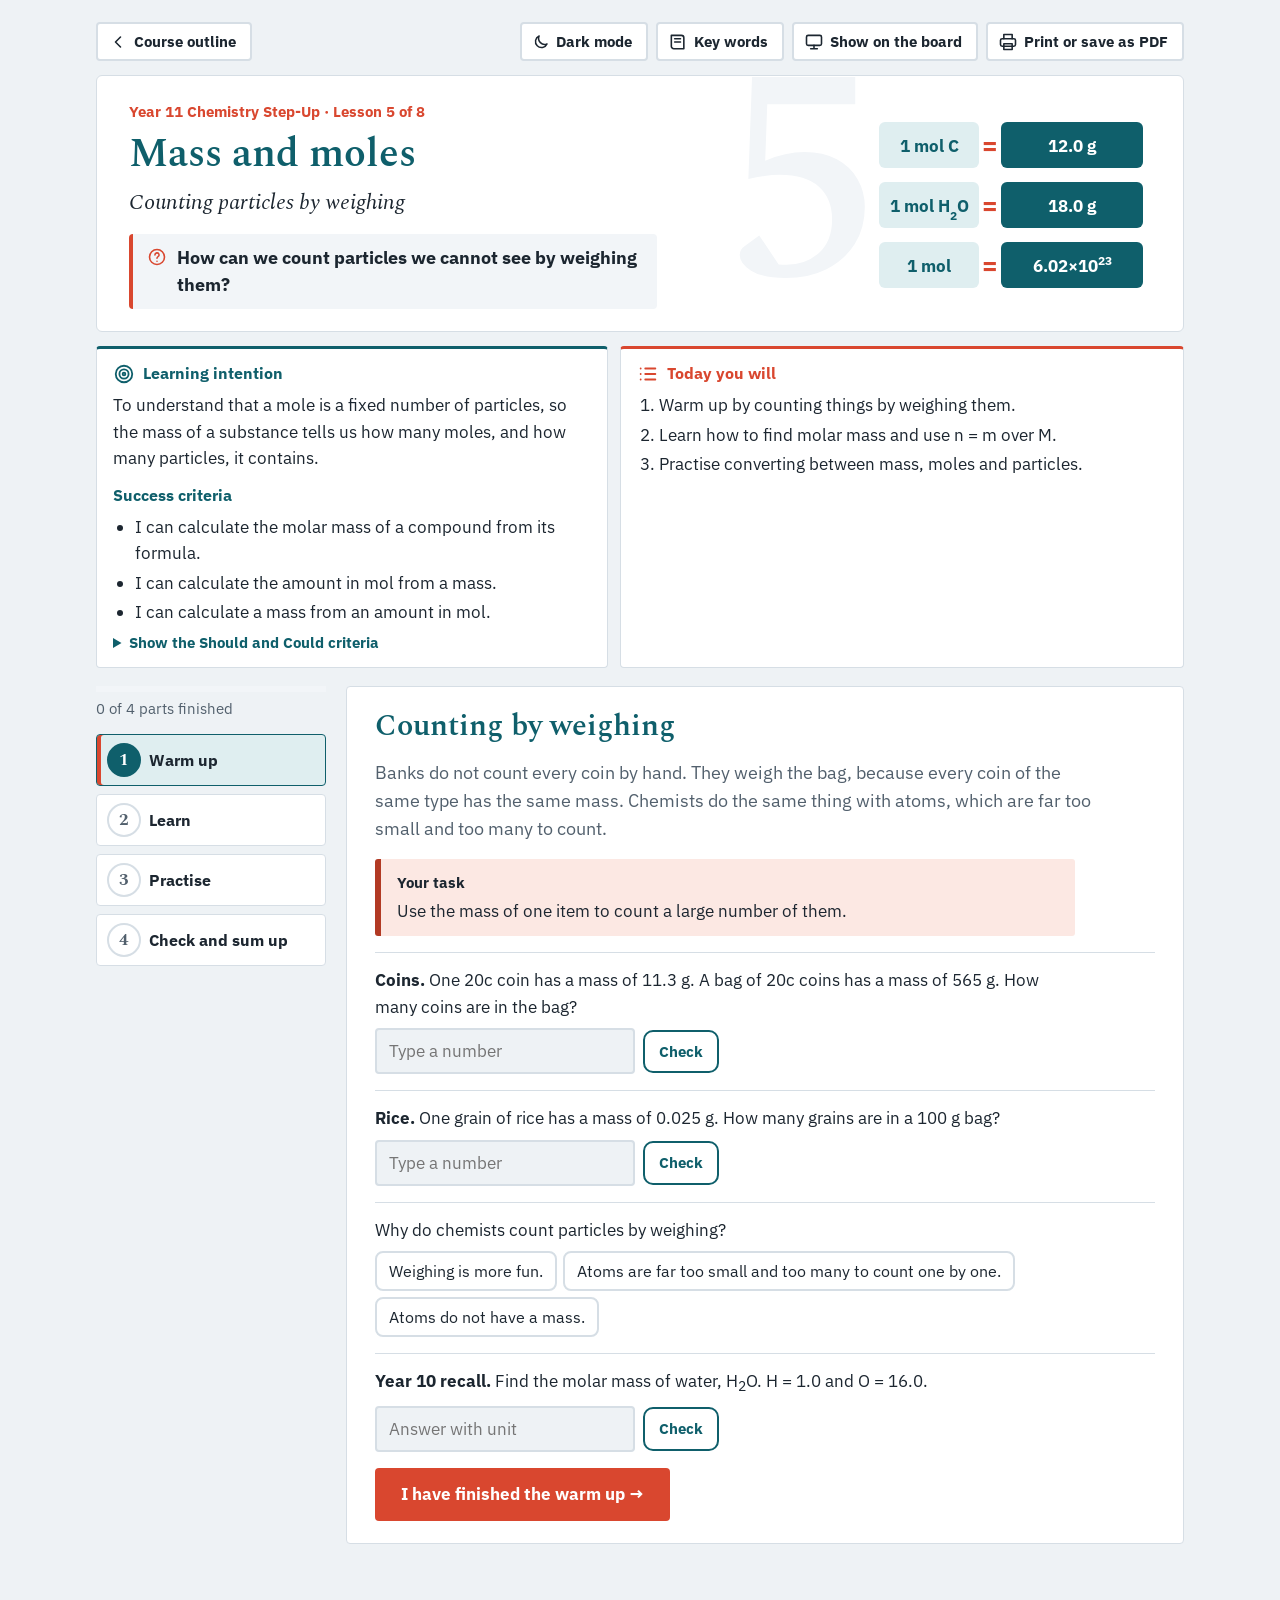
<file: stepup/lesson-5/index.html>
<!doctype html>
<html lang="en-AU"><head><meta charset="utf-8"><meta name="viewport" content="width=device-width,initial-scale=1,viewport-fit=cover"><meta name="robots" content="noindex,nofollow"><title>Mass and moles</title>
<link rel="preconnect" href="https://fonts.googleapis.com"><link rel="preconnect" href="https://fonts.gstatic.com" crossorigin>
<link rel="stylesheet" href="https://fonts.googleapis.com/css2?family=IBM+Plex+Sans:ital,wght@0,400;0,600;0,700;1,400&family=Spectral:ital,wght@0,400;0,600;1,400&display=swap">
<link rel="stylesheet" href="../assets/lesson.css?v=6"><link rel="stylesheet" href="../../assets/y11-print.css?v=1"><style>.inrow{display:flex;gap:8px;flex-wrap:wrap;align-items:center}.ans{font:inherit;font-size:17px;border:2px solid var(--line);border-radius:4px;padding:8px 12px;width:min(260px,100%);background:var(--bg);color:var(--ink)}.reveal{margin-top:2px}.q p{max-width:70ch}.panel h3{margin-top:4px}</style><script src="../../assets/theme.js?v=1"></script><link rel="icon" type="image/svg+xml" href="../../favicon.svg"><link rel="icon" type="image/png" sizes="32x32" href="../../favicon-32.png"><link rel="apple-touch-icon" href="../../apple-touch-icon.png"></head>
<body><main class="wrap"><header class="head" id="head"></header>
<div class="lbody"><div class="lmain"><section class="panel" id="p-warmup" hidden><div class="phead"><h2>Counting by weighing</h2></div><p class="lead">Banks do not count every coin by hand. They weigh the bag, because every coin of the same type has the same mass. Chemists do the same thing with atoms, which are far too small and too many to count.</p><div class="task"><span class="lab">Your task</span><span>Use the mass of one item to count a large number of them.</span></div><div class="q numq" data-num="50" data-unit=""><p><b>Coins.</b> One 20c coin has a mass of 11.3 g. A bag of 20c coins has a mass of 565 g. How many coins are in the bag?</p><div class="inrow"><input class="ans" type="text" inputmode="decimal" autocomplete="off" aria-label="Your answer" placeholder="Type a number"> <button class="btn primary chk" type="button">Check</button></div><div class="fb" hidden></div><details class="reveal" hidden open><summary>Worked answer</summary><div>number of coins = <span class="frac"><span>565 g</span><span>11.3 g</span></span> = <b>50</b></div></details></div><div class="q numq" data-num="4000" data-unit=""><p><b>Rice.</b> One grain of rice has a mass of 0.025 g. How many grains are in a 100 g bag?</p><div class="inrow"><input class="ans" type="text" inputmode="decimal" autocomplete="off" aria-label="Your answer" placeholder="Type a number"> <button class="btn primary chk" type="button">Check</button></div><div class="fb" hidden></div><details class="reveal" hidden open><summary>Worked answer</summary><div>number of grains = <span class="frac"><span>100 g</span><span>0.025 g</span></span> = <b>4000</b></div></details></div><div class="q mcq"><p>Why do chemists count particles by weighing?</p><div class="opts"><button class="opt" type="button">Weighing is more fun.</button><button class="opt" type="button" data-right>Atoms are far too small and too many to count one by one.</button><button class="opt" type="button">Atoms do not have a mass.</button></div><div class="fb" hidden></div><details class="reveal" hidden open><summary>Worked answer</summary><div>A drop of water has about 1.7 × 10<sup>21</sup> molecules. Nobody could count them, but we can weigh them.</div></details></div><div class="q numq" data-num="18.0" data-unit="g/mol"><p><b>Year 10 recall.</b> Find the molar mass of water, H<sub>2</sub>O. H = 1.0 and O = 16.0.</p><div class="inrow"><input class="ans" type="text" inputmode="decimal" autocomplete="off" aria-label="Your answer" placeholder="Answer with unit"> <button class="btn primary chk" type="button">Check</button></div><div class="fb" hidden></div><details class="reveal" hidden open><summary>Worked answer</summary><div>M(H<sub>2</sub>O) = 2 × 1.0 + 16.0 = <b>18.0 g/mol</b></div></details></div><button class="finish" type="button" data-finish="warmup">I have finished the warm up</button></section><section class="panel" id="p-learn" hidden><div class="phead"><h2>Mass, moles and particles</h2></div><div class="steps"><div class="step"><h3>The mole</h3><p>In the warm up, you counted coins by weighing them. A <b>mole</b> is the chemist's counting unit, like a dozen but far bigger. One mole is <b>6.02 × 10<sup>23</sup></b> particles. This number is called <b>Avogadro's constant</b>.</p><p>The number was chosen so that one mole of an element has a mass in grams equal to its relative atomic mass. One mole of carbon atoms has a mass of 12.0 g. This is the link that lets us count atoms by weighing them.</p><div class="tscroll"><table class="ptable"><thead><tr><th>Element</th><th>H</th><th>C</th><th>N</th><th>O</th><th>Na</th><th>Mg</th><th>S</th><th>Cl</th><th>Ca</th><th>Fe</th><th>Cu</th></tr></thead><tbody><tr><td>Relative atomic mass</td><td>1.0</td><td>12.0</td><td>14.0</td><td>16.0</td><td>23.0</td><td>24.3</td><td>32.1</td><td>35.5</td><td>40.1</td><td>55.8</td><td>63.5</td></tr></tbody></table></div><p><span class="note">These values come from the periodic table. How they are worked out is taught in Unit 1.</span></p><div class="q"><p><b>Quick check.</b> What is the mass of 1 mol of sodium atoms?</p><details class="reveal"><summary>Show the answer</summary><div><b>23.0 g</b>, the relative atomic mass in grams.</div></details></div></div><div class="step"><h3>Molar mass of a compound</h3><p>The <b>molar mass</b> (M) of a compound is the mass of one mole of it, in g/mol. Add up the relative atomic masses of every atom in the formula. A subscript tells you how many of that atom there are, and a number after a bracket multiplies everything inside.</p><div class="worked"><span class="line"><b>Find M(CO<sub>2</sub>).</b></span><span class="line">M = 12.0 + 2 × 16.0 = <b>44.0 g/mol</b></span></div><div class="worked"><span class="line"><b>Find M(Ca(OH)<sub>2</sub>).</b></span><span class="line">M = 40.1 + 2 × (16.0 + 1.0) = <b>74.1 g/mol</b></span><span class="why">The 2 after the bracket doubles both the O and the H.</span></div><div class="q numq" data-num="98.1" data-unit="g/mol" data-tol="0.002"><p><b>Your turn.</b> Find the molar mass of sulfuric acid, H<sub>2</sub>SO<sub>4</sub>.</p><div class="inrow"><input class="ans" type="text" inputmode="decimal" autocomplete="off" aria-label="Your answer" placeholder="Answer with unit"> <button class="btn primary chk" type="button">Check</button></div><div class="fb" hidden></div><details class="reveal" hidden open><summary>Worked answer</summary><div>M = 2 × 1.0 + 32.1 + 4 × 16.0 = <b>98.1 g/mol</b></div></details></div></div><div class="step"><h3>From mass to moles</h3><p>Now we can count by weighing. Divide the mass of a sample by the mass of one mole. This is the equation you rearranged in lesson 3.</p><p><b>n = <span class="frac"><span>m</span><span>M</span></span></b>, where n is the amount in mol, m is the mass in g, and M is the molar mass in g/mol.</p><div class="worked"><span class="line"><b>How many moles are in 11.0 g of carbon dioxide?</b></span><span class="line">M(CO<sub>2</sub>) = 44.0 g/mol</span><span class="line">n = <span class="frac"><span>m</span><span>M</span></span> = <span class="frac"><span>11.0 g</span><span>44.0 g/mol</span></span> = <b>0.250 mol</b></span><span class="why">g on the top and g in g/mol cancel, so the answer is in mol.</span></div><div class="q numq" data-num="0.5" data-unit="mol" data-traps='{"2": "You divided M by m. The mass goes on top: n = m over M."}'><p><b>Your turn.</b> How many moles are in 9.00 g of water? M(H<sub>2</sub>O) = 18.0 g/mol.</p><div class="inrow"><input class="ans" type="text" inputmode="decimal" autocomplete="off" aria-label="Your answer" placeholder="Answer with unit"> <button class="btn primary chk" type="button">Check</button></div><div class="fb" hidden></div><details class="reveal" hidden open><summary>Worked answer</summary><div>n = <span class="frac"><span>9.00 g</span><span>18.0 g/mol</span></span> = <b>0.500 mol</b></div></details></div></div><div class="step"><h3>From moles to mass</h3><p>To weigh out a set number of moles, rearrange the equation. A chemist who needs 0.200 mol of salt for a reaction cannot count particles, but they can use a balance.</p><p><b>m = n × M</b></p><div class="worked"><span class="line"><b>Find the mass of 0.200 mol of sodium chloride.</b></span><span class="line">M(NaCl) = 23.0 + 35.5 = 58.5 g/mol</span><span class="line">m = n × M = 0.200 mol × 58.5 g/mol = <b>11.7 g</b></span></div><div class="q numq" data-num="60.75" data-unit="g" data-tol="0.005"><p><b>Your turn.</b> Find the mass of 2.50 mol of magnesium.</p><div class="inrow"><input class="ans" type="text" inputmode="decimal" autocomplete="off" aria-label="Your answer" placeholder="Answer with unit"> <button class="btn primary chk" type="button">Check</button></div><div class="fb" hidden></div><details class="reveal" hidden open><summary>Worked answer</summary><div>m = n × M = 2.50 mol × 24.3 g/mol = <b>60.8 g</b></div></details></div></div><div class="step"><h3>From moles to particles</h3><p>Sometimes we need the actual number of particles. Multiply the moles by Avogadro's constant. We can also count the atoms inside each molecule, because the formula tells us how many of each atom one molecule has.</p><p><b>N = n × N<sub>A</sub></b>, where N is the number of particles and N<sub>A</sub> = 6.02 × 10<sup>23</sup> mol<sup>−1</sup>.</p><div class="worked"><span class="line"><b>How many molecules are in 0.500 mol of water? How many moles of H atoms?</b></span><span class="line">N = 0.500 mol × 6.02 × 10<sup>23</sup> mol<sup>−1</sup> = <b>3.01 × 10<sup>23</sup> molecules</b></span><span class="line">Each H<sub>2</sub>O has 2 H atoms, so n(H) = 2 × 0.500 = <b>1.00 mol of H atoms</b></span></div><div class="q numq" data-num="1.204e+24" data-unit="" data-tol="0.005"><p><b>Your turn.</b> How many molecules are in 2.00 mol of carbon dioxide? Type it like 1.20e24.</p><div class="inrow"><input class="ans" type="text" inputmode="decimal" autocomplete="off" aria-label="Your answer" placeholder="Type a number"> <button class="btn primary chk" type="button">Check</button></div><div class="fb" hidden></div><details class="reveal" hidden open><summary>Worked answer</summary><div>N = 2.00 mol × 6.02 × 10<sup>23</sup> mol<sup>−1</sup> = <b>1.20 × 10<sup>24</sup> molecules</b></div></details></div></div></div><button class="finish" type="button" data-finish="learn" data-needsteps hidden>I have finished Learn</button></section><section class="panel" id="p-practise" hidden><div class="phead"><h2>Moles in the real world</h2></div><p class="lead">Use the relative atomic masses in the table in Learn. Give answers to 3 significant figures unless the question says otherwise.</p><h3>Core questions</h3><div class="q numq" data-num="100.1" data-unit="g/mol" data-tol="0.002"><p><b>Limestone.</b> Find the molar mass of calcium carbonate, CaCO<sub>3</sub>.</p><div class="inrow"><input class="ans" type="text" inputmode="decimal" autocomplete="off" aria-label="Your answer" placeholder="Answer with unit"> <button class="btn primary chk" type="button">Check</button></div><div class="fb" hidden></div><details class="reveal" hidden open><summary>Worked answer</summary><div>M = 40.1 + 12.0 + 3 × 16.0 = <b>100.1 g/mol</b></div></details></div><div class="q numq" data-num="0.4995" data-unit="mol" data-tol="0.005"><p><b>Limestone.</b> How many moles are in 50.0 g of calcium carbonate?</p><div class="inrow"><input class="ans" type="text" inputmode="decimal" autocomplete="off" aria-label="Your answer" placeholder="Answer with unit"> <button class="btn primary chk" type="button">Check</button></div><div class="fb" hidden></div><details class="reveal" hidden open><summary>Worked answer</summary><div>n = <span class="frac"><span>50.0 g</span><span>100.1 g/mol</span></span> = <b>0.500 mol</b></div></details></div><div class="q numq" data-num="30.0" data-unit="g"><p><b>Drain cleaner.</b> Find the mass of 0.750 mol of sodium hydroxide, NaOH.</p><div class="inrow"><input class="ans" type="text" inputmode="decimal" autocomplete="off" aria-label="Your answer" placeholder="Answer with unit"> <button class="btn primary chk" type="button">Check</button></div><div class="fb" hidden></div><details class="reveal" hidden open><summary>Worked answer</summary><div>M(NaOH) = 23.0 + 16.0 + 1.0 = 40.0 g/mol<br>m = 0.750 mol × 40.0 g/mol = <b>30.0 g</b></div></details></div><div class="q numq" data-num="0.1" data-unit="mol"><p><b>Table salt.</b> How many moles are in 5.85 g of sodium chloride?</p><div class="inrow"><input class="ans" type="text" inputmode="decimal" autocomplete="off" aria-label="Your answer" placeholder="Answer with unit"> <button class="btn primary chk" type="button">Check</button></div><div class="fb" hidden></div><details class="reveal" hidden open><summary>Worked answer</summary><div>M(NaCl) = 58.5 g/mol<br>n = <span class="frac"><span>5.85 g</span><span>58.5 g/mol</span></span> = <b>0.100 mol</b></div></details></div><div class="q numq" data-num="0.05" data-unit="mol"><p><b>Copper wire.</b> A piece of copper wire has a mass of 3.175 g. How many moles of copper is that?</p><div class="inrow"><input class="ans" type="text" inputmode="decimal" autocomplete="off" aria-label="Your answer" placeholder="Answer with unit"> <button class="btn primary chk" type="button">Check</button></div><div class="fb" hidden></div><details class="reveal" hidden open><summary>Worked answer</summary><div>n = <span class="frac"><span>3.175 g</span><span>63.5 g/mol</span></span> = <b>0.0500 mol</b></div></details></div><div class="q numq" data-num="33.33" data-unit="mol" data-tol="0.005"><p><b>Water bottle.</b> A bottle holds 600 g of water. How many moles of water is that?</p><div class="inrow"><input class="ans" type="text" inputmode="decimal" autocomplete="off" aria-label="Your answer" placeholder="Answer with unit"> <button class="btn primary chk" type="button">Check</button></div><div class="fb" hidden></div><details class="reveal" hidden open><summary>Worked answer</summary><div>n = <span class="frac"><span>600 g</span><span>18.0 g/mol</span></span> = <b>33.3 mol</b></div></details></div><details class="extend"><summary>Finished the Core work? Try Extend and Challenge</summary><h3>Extend</h3><div class="q numq" data-num="2.0067e+25" data-unit="" data-tol="0.01"><p>How many water molecules are in the 600 g bottle? Type it like 2.01e25.</p><div class="inrow"><input class="ans" type="text" inputmode="decimal" autocomplete="off" aria-label="Your answer" placeholder="Type a number"> <button class="btn primary chk" type="button">Check</button></div><div class="fb" hidden></div><details class="reveal" hidden open><summary>Worked answer</summary><div>N = 33.3 mol × 6.02 × 10<sup>23</sup> mol<sup>−1</sup> = <b>2.01 × 10<sup>25</sup> molecules</b></div></details></div><div class="q numq" data-num="1.5" data-unit="mol"><p>How many moles of O atoms are in 0.25 mol of calcium nitrate, Ca(NO<sub>3</sub>)<sub>2</sub>?</p><div class="inrow"><input class="ans" type="text" inputmode="decimal" autocomplete="off" aria-label="Your answer" placeholder="Answer with unit"> <button class="btn primary chk" type="button">Check</button></div><div class="fb" hidden></div><details class="reveal" hidden open><summary>Worked answer</summary><div>Each Ca(NO<sub>3</sub>)<sub>2</sub> has 3 × 2 = 6 O atoms.<br>n(O) = 6 × 0.25 mol = <b>1.5 mol</b></div></details></div><div class="q numq" data-num="22.0" data-unit="g"><p>What is the mass of 3.01 × 10<sup>23</sup> molecules of carbon dioxide?</p><div class="inrow"><input class="ans" type="text" inputmode="decimal" autocomplete="off" aria-label="Your answer" placeholder="Answer with unit"> <button class="btn primary chk" type="button">Check</button></div><div class="fb" hidden></div><details class="reveal" hidden open><summary>Worked answer</summary><div>n = <span class="frac"><span>N</span><span>N<sub>A</sub></span></span> = <span class="frac"><span>3.01 × 10<sup>23</sup></span><span>6.02 × 10<sup>23</sup> mol<sup>−1</sup></span></span> = 0.500 mol<br>m = 0.500 mol × 44.0 g/mol = <b>22.0 g</b></div></details></div></details><button class="finish" type="button" data-finish="practise">I have finished Practise</button></section><section class="panel" id="p-check" hidden><div class="phead"><h2>Show what you know</h2></div><p class="lead">Choose one answer for each question. You will see the worked answer straight away.</p><div class="q mcq"><p><b>1.</b> What is the molar mass of ammonia, NH<sub>3</sub>?</p><div class="opts"><button class="opt" type="button">15.0 g/mol</button><button class="opt" type="button" data-right>17.0 g/mol</button><button class="opt" type="button">14.0 g/mol</button><button class="opt" type="button">45.0 g/mol</button></div><div class="fb" hidden></div><details class="reveal" hidden open><summary>Worked answer</summary><div>M = 14.0 + 3 × 1.0 = <b>17.0 g/mol</b></div></details></div><div class="q mcq"><p><b>2.</b> How many moles are in 8.0 g of oxygen gas, O<sub>2</sub>?</p><div class="opts"><button class="opt" type="button">0.50 mol</button><button class="opt" type="button" data-right>0.25 mol</button><button class="opt" type="button">4.0 mol</button><button class="opt" type="button">256 mol</button></div><div class="fb" hidden></div><details class="reveal" hidden open><summary>Worked answer</summary><div>M(O<sub>2</sub>) = 32.0 g/mol, so n = <span class="frac"><span>8.0 g</span><span>32.0 g/mol</span></span> = <b>0.25 mol</b>.</div></details></div><div class="q mcq"><p><b>3.</b> What is the mass of 0.10 mol of magnesium oxide, MgO?</p><div class="opts"><button class="opt" type="button" data-right>4.0 g</button><button class="opt" type="button">40 g</button><button class="opt" type="button">0.0025 g</button><button class="opt" type="button">2.4 g</button></div><div class="fb" hidden></div><details class="reveal" hidden open><summary>Worked answer</summary><div>M(MgO) = 24.3 + 16.0 = 40.3 g/mol. m = 0.10 × 40.3 = 4.03 g, which is <b>4.0 g</b>.</div></details></div><div class="q mcq"><p><b>4.</b> Which sample has the most moles?</p><div class="opts"><button class="opt" type="button" data-right>10 g of H<sub>2</sub></button><button class="opt" type="button">10 g of O<sub>2</sub></button><button class="opt" type="button">10 g of CO<sub>2</sub></button><button class="opt" type="button">10 g of H<sub>2</sub>O</button></div><div class="fb" hidden></div><details class="reveal" hidden open><summary>Worked answer</summary><div>The smallest molar mass gives the most moles. 10 g of H<sub>2</sub> is <span class="frac"><span>10</span><span>2.0</span></span> = <b>5.0 mol</b>. The others are all less than 1 mol.</div></details></div><div class="q mcq"><p><b>5.</b> A student writes: n = <span class="frac"><span>M</span><span>m</span></span> = <span class="frac"><span>18.0</span><span>9.0</span></span> = 2.0 mol for 9.0 g of water. What is the mistake?</p><div class="opts"><button class="opt" type="button">There is no mistake.</button><button class="opt" type="button" data-right>The equation is upside down. n = <span class="frac"><span>m</span><span>M</span></span> = <span class="frac"><span>9.0</span><span>18.0</span></span> = 0.50 mol.</button><button class="opt" type="button">They used the wrong molar mass.</button></div><div class="fb" hidden></div><details class="reveal" hidden open><summary>Worked answer</summary><div>The mass goes on top. Check the units: g over g/mol gives mol. The answer is <b>0.50 mol</b>.</div></details></div><div class="q mcq"><p><b>6.</b> How many molecules are in 0.100 mol of water?</p><div class="opts"><button class="opt" type="button" data-right>6.02 × 10<sup>22</sup></button><button class="opt" type="button">6.02 × 10<sup>24</sup></button><button class="opt" type="button">1.80</button><button class="opt" type="button">6.02 × 10<sup>23</sup></button></div><div class="fb" hidden></div><details class="reveal" hidden open><summary>Worked answer</summary><div>N = 0.100 × 6.02 × 10<sup>23</sup> = <b>6.02 × 10<sup>22</sup></b></div></details></div><p class="fb info" id="score" hidden></p><h2 style="margin-top:10px">Back to the goal</h2><p class="lead">Look back at the success criteria from the start of the lesson. Be honest about where you are. It tells you what to practise next.</p><div id="goalcheck"></div><div class="q"><p><b>The key question.</b> How can we count particles we cannot see by weighing them? Answer in one or two sentences.</p><textarea aria-label="My answer to the key question"></textarea><details class="reveal"><summary>Compare with a model answer</summary><div>A mole is always 6.02 × 10²³ particles, and one mole of a substance has a mass equal to its molar mass in grams. So dividing the mass of a sample by its molar mass tells us the number of moles, and from that the number of particles.</div></details></div><button class="finish" type="button" data-finish="check">I have finished the lesson</button><div class="fb ok" id="endmsg" hidden><b>Lesson 5 finished.</b><div class="endnav"><a href="../lesson-6/">Go to lesson 6: Mass to mass stoichiometry</a><a href="../../">Back to the course outline</a></div></div></section></div></div></main><script>window.LESSON={"sub": "Counting particles by weighing", "kq": "How can we count particles we cannot see by weighing them?", "li": "To understand that a mole is a fixed number of particles, so the mass of a substance tells us how many moles, and how many particles, it contains.", "steps": ["Warm up by counting things by weighing them.", "Learn how to find molar mass and use n = m over M.", "Practise converting between mass, moles and particles."], "must": ["I can calculate the molar mass of a compound from its formula.", "I can calculate the amount in mol from a mass.", "I can calculate a mass from an amount in mol."], "more": ["Should: I can find the number of particles using Avogadro's constant.", "Should: I can find the moles of one type of atom in a compound.", "Could: I can work from a number of particles back to a mass."], "words": [["mole (mol)", "The unit for amount of substance. One mole is 6.02 × 10²³ particles."], ["Avogadro's constant (Nₐ)", "6.02 × 10²³ mol⁻¹, the number of particles in one mole."], ["molar mass (M)", "The mass of one mole of a substance, in g/mol."], ["relative atomic mass", "The number under each element on the periodic table, such as 12.0 for carbon. Where it comes from is taught in Unit 1."], ["amount (n)", "How many moles of a substance there are."]], "watch": [["n = m over M, not M over m.", "The mass goes on top. Check with units: g divided by g/mol gives mol."], ["Brackets count.", "Ca(OH)₂ has two O and two H atoms, so add (16.0 + 1.0) twice."], ["Moles of a compound are not moles of atoms.", "1 mol of H₂O contains 2 mol of H atoms."], ["Use the molar mass of the whole formula.", "For water, use 18.0 g/mol, not 1.0 or 16.0."]], "art": "<svg class=\"art\" viewBox=\"0 0 280 190\" role=\"img\" aria-label=\"1 mol C 12.0 g; 1 mol H<tspan baseline-shift='sub' font-size='12'>2</tspan>O 18.0 g; 1 mol 6.02×10<tspan baseline-shift='super' font-size='12'>23</tspan>\"><g font-family=\"IBM Plex Sans,system-ui,sans-serif\" font-weight=\"700\" font-size=\"17\"><rect x=\"8\" y=\"12\" width=\"100\" height=\"46\" rx=\"6\" fill=\"#fff\"/><text x=\"58\" y=\"42\" text-anchor=\"middle\">1 mol C</text><text x=\"119\" y=\"44\" text-anchor=\"middle\" font-size=\"26\">=</text><rect x=\"130\" y=\"12\" width=\"142\" height=\"46\" rx=\"6\" fill=\"#ffe08a\"/><text x=\"201\" y=\"42\" text-anchor=\"middle\">12.0 g</text><rect x=\"8\" y=\"72\" width=\"100\" height=\"46\" rx=\"6\" fill=\"#fff\"/><text x=\"58\" y=\"102\" text-anchor=\"middle\">1 mol H<tspan baseline-shift='sub' font-size='12'>2</tspan>O</text><text x=\"119\" y=\"104\" text-anchor=\"middle\" font-size=\"26\">=</text><rect x=\"130\" y=\"72\" width=\"142\" height=\"46\" rx=\"6\" fill=\"#ffe08a\"/><text x=\"201\" y=\"102\" text-anchor=\"middle\">18.0 g</text><rect x=\"8\" y=\"132\" width=\"100\" height=\"46\" rx=\"6\" fill=\"#fff\"/><text x=\"58\" y=\"162\" text-anchor=\"middle\">1 mol</text><text x=\"119\" y=\"164\" text-anchor=\"middle\" font-size=\"26\">=</text><rect x=\"130\" y=\"132\" width=\"142\" height=\"46\" rx=\"6\" fill=\"#ffe08a\"/><text x=\"201\" y=\"162\" text-anchor=\"middle\">6.02×10<tspan baseline-shift='super' font-size='12'>23</tspan></text></g></svg>", "key": "11che-stepup-l5-v1", "num": 5, "eyebrow": "Year 11 Chemistry Step-Up · Lesson 5 of 8", "title": "Mass and moles", "parts": [["warmup", "Warm up", 12], ["learn", "Learn", 15], ["practise", "Practise", 18], ["check", "Check and sum up", 12]]};</script><script src="../assets/lesson.js?v=6"></script><script src="../../assets/qrcode.js"></script><script src="../../assets/y11-print.js?v=1"></script></body></html>
</file>
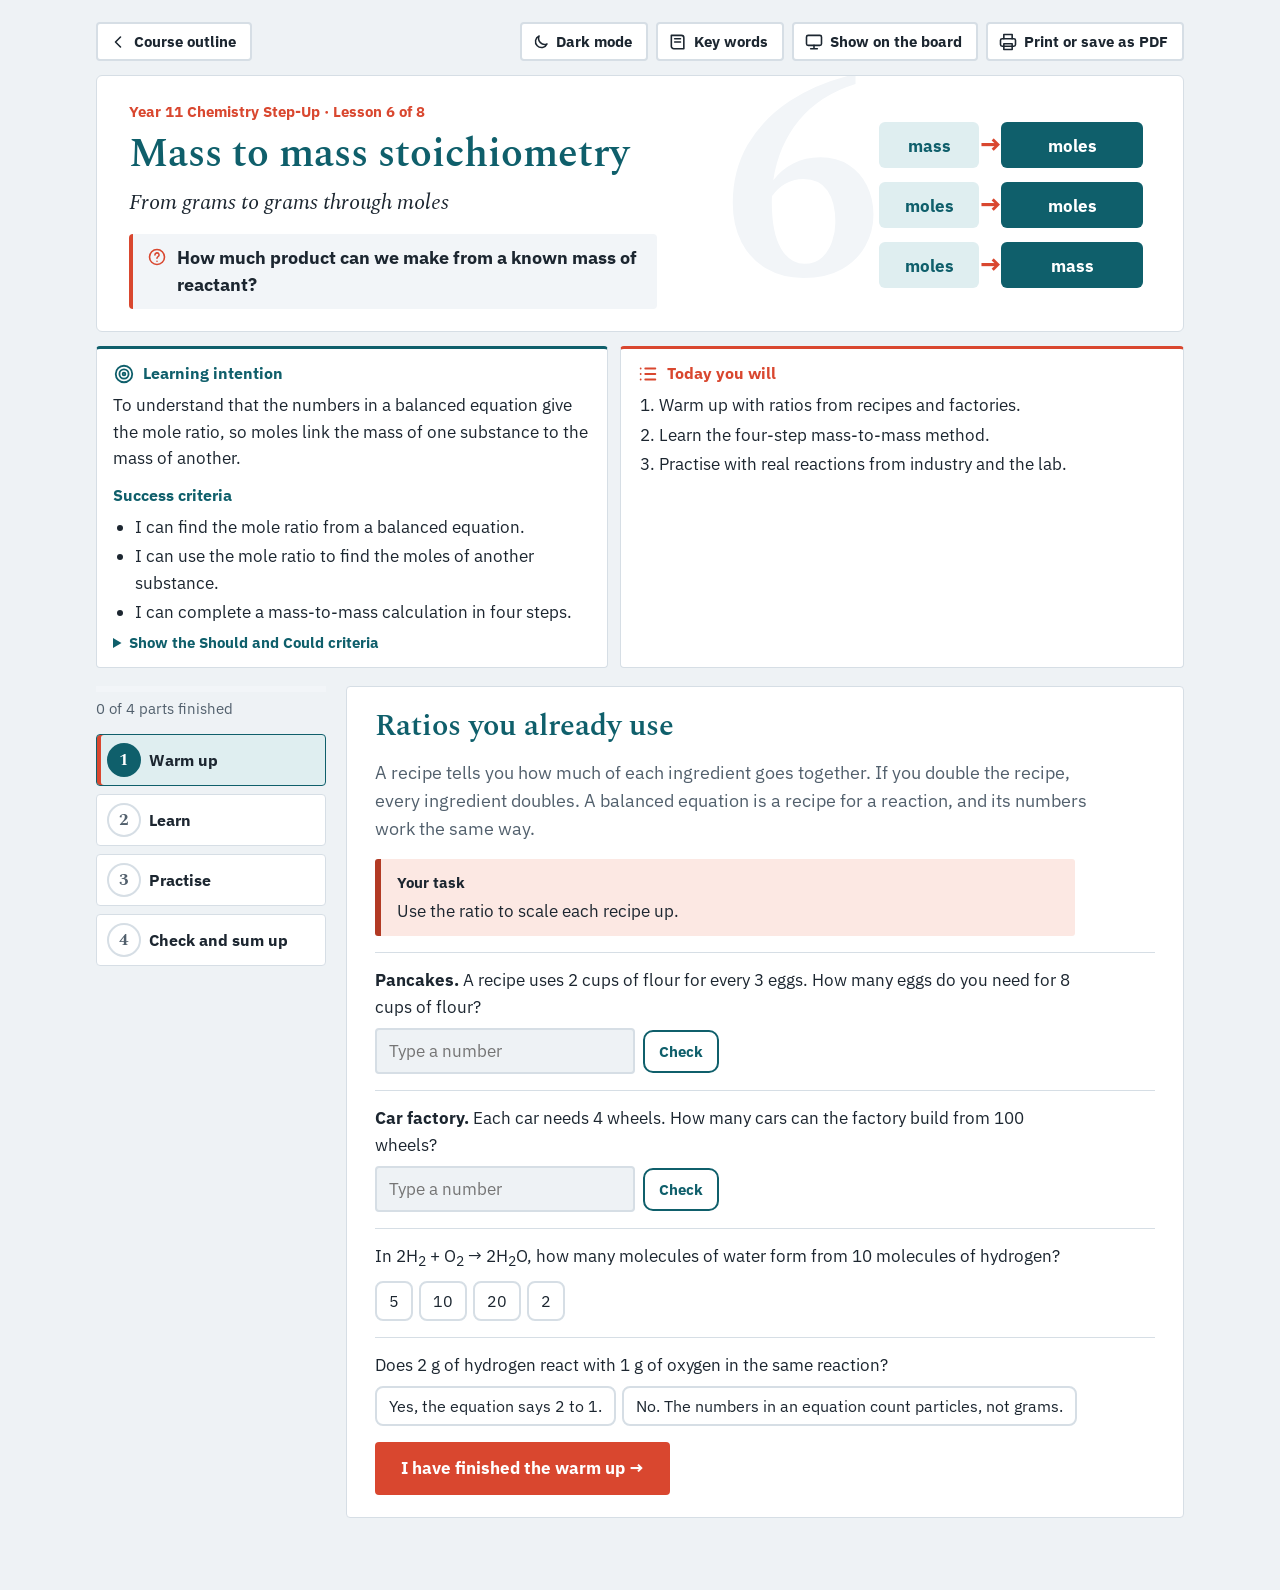
<file: stepup/lesson-6/index.html>
<!doctype html>
<html lang="en-AU"><head><meta charset="utf-8"><meta name="viewport" content="width=device-width,initial-scale=1,viewport-fit=cover"><meta name="robots" content="noindex,nofollow"><title>Mass to mass stoichiometry</title>
<link rel="preconnect" href="https://fonts.googleapis.com"><link rel="preconnect" href="https://fonts.gstatic.com" crossorigin>
<link rel="stylesheet" href="https://fonts.googleapis.com/css2?family=IBM+Plex+Sans:ital,wght@0,400;0,600;0,700;1,400&family=Spectral:ital,wght@0,400;0,600;1,400&display=swap">
<link rel="stylesheet" href="../assets/lesson.css?v=6"><link rel="stylesheet" href="../../assets/y11-print.css?v=1"><style>.inrow{display:flex;gap:8px;flex-wrap:wrap;align-items:center}.ans{font:inherit;font-size:17px;border:2px solid var(--line);border-radius:4px;padding:8px 12px;width:min(260px,100%);background:var(--bg);color:var(--ink)}.reveal{margin-top:2px}.q p{max-width:70ch}.panel h3{margin-top:4px}</style><script src="../../assets/theme.js?v=1"></script><link rel="icon" type="image/svg+xml" href="../../favicon.svg"><link rel="icon" type="image/png" sizes="32x32" href="../../favicon-32.png"><link rel="apple-touch-icon" href="../../apple-touch-icon.png"></head>
<body><main class="wrap"><header class="head" id="head"></header>
<div class="lbody"><div class="lmain"><section class="panel" id="p-warmup" hidden><div class="phead"><h2>Ratios you already use</h2></div><p class="lead">A recipe tells you how much of each ingredient goes together. If you double the recipe, every ingredient doubles. A balanced equation is a recipe for a reaction, and its numbers work the same way.</p><div class="task"><span class="lab">Your task</span><span>Use the ratio to scale each recipe up.</span></div><div class="q numq" data-num="12" data-unit=""><p><b>Pancakes.</b> A recipe uses 2 cups of flour for every 3 eggs. How many eggs do you need for 8 cups of flour?</p><div class="inrow"><input class="ans" type="text" inputmode="decimal" autocomplete="off" aria-label="Your answer" placeholder="Type a number"> <button class="btn primary chk" type="button">Check</button></div><div class="fb" hidden></div><details class="reveal" hidden open><summary>Worked answer</summary><div>eggs = 8 cups × <span class="frac"><span>3 eggs</span><span>2 cups</span></span> = <b>12 eggs</b></div></details></div><div class="q numq" data-num="25" data-unit=""><p><b>Car factory.</b> Each car needs 4 wheels. How many cars can the factory build from 100 wheels?</p><div class="inrow"><input class="ans" type="text" inputmode="decimal" autocomplete="off" aria-label="Your answer" placeholder="Type a number"> <button class="btn primary chk" type="button">Check</button></div><div class="fb" hidden></div><details class="reveal" hidden open><summary>Worked answer</summary><div>cars = 100 wheels × <span class="frac"><span>1 car</span><span>4 wheels</span></span> = <b>25 cars</b></div></details></div><div class="q mcq"><p>In 2H<sub>2</sub> + O<sub>2</sub> → 2H<sub>2</sub>O, how many molecules of water form from 10 molecules of hydrogen?</p><div class="opts"><button class="opt" type="button">5</button><button class="opt" type="button" data-right>10</button><button class="opt" type="button">20</button><button class="opt" type="button">2</button></div><div class="fb" hidden></div><details class="reveal" hidden open><summary>Worked answer</summary><div>The ratio of H<sub>2</sub> to H<sub>2</sub>O is 2 : 2, which is 1 : 1. So 10 H<sub>2</sub> make <b>10</b> H<sub>2</sub>O.</div></details></div><div class="q mcq"><p>Does 2 g of hydrogen react with 1 g of oxygen in the same reaction?</p><div class="opts"><button class="opt" type="button" data-why="The 2 and 1 count molecules, not grams. An O₂ molecule is 16 times heavier than an H₂ molecule.">Yes, the equation says 2 to 1.</button><button class="opt" type="button" data-right>No. The numbers in an equation count particles, not grams.</button></div><div class="fb" hidden></div><details class="reveal" hidden open><summary>Worked answer</summary><div>The numbers in front count particles or moles. To work with grams, we must convert to moles first. That is today's method.</div></details></div><button class="finish" type="button" data-finish="warmup">I have finished the warm up</button></section><section class="panel" id="p-learn" hidden><div class="phead"><h2>The mass-to-mass method</h2></div><div class="steps"><div class="step"><h3>Numbers in an equation are mole ratios</h3><p>In the warm up, the recipe ratio told you how many eggs to use. In a balanced equation, the numbers in front tell you how many particles react. Because a mole is a fixed number of particles, they also tell you how many <b>moles</b> react. This is the <b>mole ratio</b>.</p><div class="worked"><span class="line"><b>The Haber process makes ammonia.</b></span><span class="line">N<sub>2</sub> + 3H<sub>2</sub> → 2NH<sub>3</sub></span><span class="line">1 mol of N<sub>2</sub> reacts with 3 mol of H<sub>2</sub> to make 2 mol of NH<sub>3</sub>.</span></div><p>The ratio holds for any amount. 10 mol of N<sub>2</sub> would react with 30 mol of H<sub>2</sub> to make 20 mol of NH<sub>3</sub>.</p><div class="q numq" data-num="4" data-unit="mol" data-traps='{"9": "The ratio is upside down. Put the number for the substance you want on top."}'><p><b>Quick check.</b> How many moles of NH<sub>3</sub> form from 6 mol of H<sub>2</sub>?</p><div class="inrow"><input class="ans" type="text" inputmode="decimal" autocomplete="off" aria-label="Your answer" placeholder="Answer with unit"> <button class="btn primary chk" type="button">Check</button></div><div class="fb" hidden></div><details class="reveal" hidden open><summary>Worked answer</summary><div>H<sub>2</sub> : NH<sub>3</sub> is 3 : 2. n(NH<sub>3</sub>) = 6 mol × <span class="frac"><span>2</span><span>3</span></span> = <b>4 mol</b></div></details></div></div><div class="step"><h3>Using the mole ratio</h3><p>To change moles of one substance into moles of another, multiply by a fraction made from the equation. Put the number in front of the substance you <b>want</b> on top, and the number in front of the substance you <b>know</b> on the bottom. This is the same idea as the conversion factors in lesson 1.</p><p><b>n(wanted) = n(known) × <span class="frac"><span>number in front of wanted</span><span>number in front of known</span></span></b></p><div class="worked"><span class="line"><b>How many moles of NH<sub>3</sub> form from 0.30 mol of N<sub>2</sub>?</b></span><span class="line">n(NH<sub>3</sub>) = 0.30 mol × <span class="frac"><span>2</span><span>1</span></span> = <b>0.60 mol</b></span></div><div class="q numq" data-num="1.0" data-unit="mol" data-traps='{"2.25": "The ratio is upside down. NH\u2083 is wanted, so its 2 goes on top."}'><p><b>Your turn.</b> How many moles of NH<sub>3</sub> form from 1.5 mol of H<sub>2</sub>?</p><div class="inrow"><input class="ans" type="text" inputmode="decimal" autocomplete="off" aria-label="Your answer" placeholder="Answer with unit"> <button class="btn primary chk" type="button">Check</button></div><div class="fb" hidden></div><details class="reveal" hidden open><summary>Worked answer</summary><div>n(NH<sub>3</sub>) = 1.5 mol × <span class="frac"><span>2</span><span>3</span></span> = <b>1.0 mol</b></div></details></div></div><div class="step"><h3>The four-step method</h3><p>We cannot go straight from grams of one substance to grams of another, because different particles have different masses. Instead, we go through moles. The same four steps work for every mass-to-mass question.</p><figure class="fig"><svg viewBox="0 0 640 170" role="img" aria-label="Four steps: mass of known substance, to moles of known using n equals m over M, to moles of wanted using the mole ratio, to mass of wanted using m equals n times M."><g font-family="IBM Plex Sans,system-ui,sans-serif"><rect class="bx" x="10" y="16" width="125" height="66" rx="6"/><text class="tx tb" style="font-size:16px" x="72" y="44" text-anchor="middle">mass of</text><text class="tx tb" style="font-size:16px" x="72" y="66" text-anchor="middle">known (g)</text><rect class="bx" x="175" y="16" width="125" height="66" rx="6"/><text class="tx tb" style="font-size:16px" x="237" y="44" text-anchor="middle">moles of</text><text class="tx tb" style="font-size:16px" x="237" y="66" text-anchor="middle">known</text><rect class="bx" x="340" y="16" width="125" height="66" rx="6"/><text class="tx tb" style="font-size:16px" x="402" y="44" text-anchor="middle">moles of</text><text class="tx tb" style="font-size:16px" x="402" y="66" text-anchor="middle">wanted</text><rect class="bx" x="505" y="16" width="125" height="66" rx="6"/><text class="tx tb" style="font-size:16px" x="567" y="44" text-anchor="middle">mass of</text><text class="tx tb" style="font-size:16px" x="567" y="66" text-anchor="middle">wanted (g)</text><line class="up" x1="138" y1="49" x2="165" y2="49"/><polygon class="upf" points="173,49 163,43 163,55"/><line class="up" x1="303" y1="49" x2="330" y2="49"/><polygon class="upf" points="338,49 328,43 328,55"/><line class="up" x1="468" y1="49" x2="495" y2="49"/><polygon class="upf" points="503,49 493,43 493,55"/><text class="tx" style="font-size:15px" x="141" y="128" text-anchor="end">n =</text><text class="tx" style="font-size:15px" x="161" y="117" text-anchor="middle">m</text><line class="axl" style="stroke-width:1.5" x1="145" y1="123" x2="177" y2="123"/><text class="tx" style="font-size:15px" x="161" y="140" text-anchor="middle">M</text><text class="tx" style="font-size:15px" x="320" y="122" text-anchor="middle">× mole ratio</text><text class="tx tm" style="font-size:13px" x="320" y="140" text-anchor="middle">from the equation</text><text class="tx" style="font-size:15px" x="485" y="128" text-anchor="middle">m = n × M</text><text class="tx tm" style="font-size:14px" x="155" y="160" text-anchor="middle">Step 2</text><text class="tx tm" style="font-size:14px" x="320" y="160" text-anchor="middle">Step 3</text><text class="tx tm" style="font-size:14px" x="485" y="160" text-anchor="middle">Step 4</text></g></svg><figcaption>Mass to moles, moles to moles, moles to mass. Step 1 is always a balanced equation.</figcaption></figure><div class="worked"><span class="line"><b>What mass of magnesium oxide forms when 4.86 g of magnesium burns?</b></span><span class="line">Step 1. 2Mg + O<sub>2</sub> → 2MgO</span><span class="line">Step 2. n(Mg) = <span class="frac"><span>4.86 g</span><span>24.3 g/mol</span></span> = 0.200 mol</span><span class="line">Step 3. n(MgO) = 0.200 mol × <span class="frac"><span>2</span><span>2</span></span> = 0.200 mol</span><span class="line">Step 4. m(MgO) = 0.200 mol × 40.3 g/mol = <b>8.06 g</b></span><span class="why">Step 2 uses the molar mass of Mg. Step 4 uses the molar mass of MgO.</span></div></div><div class="step"><h3>A ratio that is not 1 : 1</h3><p>In the magnesium example, the ratio was 1 : 1, so the moles stayed the same. Often the ratio is different, and step 3 changes the number of moles. This is where most mistakes happen, so write the fraction out every time.</p><div class="worked"><span class="line"><b>Methane burns in a gas stove. What mass of water forms from 8.0 g of methane?</b></span><span class="line">Step 1. CH<sub>4</sub> + 2O<sub>2</sub> → CO<sub>2</sub> + 2H<sub>2</sub>O</span><span class="line">Step 2. n(CH<sub>4</sub>) = <span class="frac"><span>8.0 g</span><span>16.0 g/mol</span></span> = 0.50 mol</span><span class="line">Step 3. n(H<sub>2</sub>O) = 0.50 mol × <span class="frac"><span>2</span><span>1</span></span> = 1.0 mol</span><span class="line">Step 4. m(H<sub>2</sub>O) = 1.0 mol × 18.0 g/mol = <b>18 g</b></span></div><div class="q numq" data-num="22" data-unit="g" data-traps='{"8": "Masses do not follow the equation. Convert to moles first."}' data-tol="0.01"><p><b>Your turn.</b> What mass of carbon dioxide forms from the same 8.0 g of methane? M(CO<sub>2</sub>) = 44.0 g/mol.</p><div class="inrow"><input class="ans" type="text" inputmode="decimal" autocomplete="off" aria-label="Your answer" placeholder="Answer with unit"> <button class="btn primary chk" type="button">Check</button></div><div class="fb" hidden></div><details class="reveal" hidden open><summary>Worked answer</summary><div>n(CH<sub>4</sub>) = 0.50 mol<br>n(CO<sub>2</sub>) = 0.50 mol × <span class="frac"><span>1</span><span>1</span></span> = 0.50 mol<br>m(CO<sub>2</sub>) = 0.50 mol × 44.0 g/mol = <b>22 g</b></div></details></div></div><div class="step"><h3>Working out how much reactant you need</h3><p>Industry often works backwards. A factory knows how much product it wants, and needs to know how much reactant to buy. The four steps are the same, but you start from the product.</p><div class="worked"><span class="line"><b>How much hydrogen is needed to make 34.0 g of ammonia? N<sub>2</sub> + 3H<sub>2</sub> → 2NH<sub>3</sub></b></span><span class="line">Step 2. n(NH<sub>3</sub>) = <span class="frac"><span>34.0 g</span><span>17.0 g/mol</span></span> = 2.00 mol</span><span class="line">Step 3. n(H<sub>2</sub>) = 2.00 mol × <span class="frac"><span>3</span><span>2</span></span> = 3.00 mol</span><span class="line">Step 4. m(H<sub>2</sub>) = 3.00 mol × 2.0 g/mol = <b>6.0 g</b></span></div><div class="q numq" data-num="28.0" data-unit="g" data-traps='{"112": "The ratio is upside down. N\u2082 is wanted, so its 1 goes on top."}'><p><b>Your turn.</b> What mass of nitrogen is needed to make the same 34.0 g of ammonia? M(N<sub>2</sub>) = 28.0 g/mol.</p><div class="inrow"><input class="ans" type="text" inputmode="decimal" autocomplete="off" aria-label="Your answer" placeholder="Answer with unit"> <button class="btn primary chk" type="button">Check</button></div><div class="fb" hidden></div><details class="reveal" hidden open><summary>Worked answer</summary><div>n(NH<sub>3</sub>) = 2.00 mol<br>n(N<sub>2</sub>) = 2.00 mol × <span class="frac"><span>1</span><span>2</span></span> = 1.00 mol<br>m(N<sub>2</sub>) = 1.00 mol × 28.0 g/mol = <b>28.0 g</b></div></details></div></div></div><button class="finish" type="button" data-finish="learn" data-needsteps hidden>I have finished Learn</button></section><section class="panel" id="p-practise" hidden><div class="phead"><h2>Stoichiometry in industry and the lab</h2></div><p class="lead">Use the four steps for every question. Molar masses are given. Give answers to 3 significant figures.</p><h3>Core questions</h3><div class="q numq" data-num="223.7" data-unit="g" data-tol="0.01"><p><b>Making iron.</b> A blast furnace runs Fe<sub>2</sub>O<sub>3</sub> + 3CO → 2Fe + 3CO<sub>2</sub>. What mass of iron forms from 320 g of Fe<sub>2</sub>O<sub>3</sub>? M(Fe<sub>2</sub>O<sub>3</sub>) = 159.6 g/mol, M(Fe) = 55.8 g/mol.</p><div class="inrow"><input class="ans" type="text" inputmode="decimal" autocomplete="off" aria-label="Your answer" placeholder="Answer with unit"> <button class="btn primary chk" type="button">Check</button></div><div class="fb" hidden></div><details class="reveal" hidden open><summary>Worked answer</summary><div>n(Fe<sub>2</sub>O<sub>3</sub>) = <span class="frac"><span>320 g</span><span>159.6 g/mol</span></span> = 2.005 mol<br>n(Fe) = 2.005 mol × <span class="frac"><span>2</span><span>1</span></span> = 4.010 mol<br>m(Fe) = 4.010 mol × 55.8 g/mol = <b>224 g</b></div></details></div><div class="q numq" data-num="2.2" data-unit="g" data-traps='{"8.8": "The ratio is upside down. CO\u2082 is wanted, so its 1 goes on top."}'><p><b>Baking.</b> Baking soda breaks down in the oven: 2NaHCO<sub>3</sub> → Na<sub>2</sub>CO<sub>3</sub> + H<sub>2</sub>O + CO<sub>2</sub>. What mass of CO<sub>2</sub> forms from 8.40 g of NaHCO<sub>3</sub>? M(NaHCO<sub>3</sub>) = 84.0 g/mol.</p><div class="inrow"><input class="ans" type="text" inputmode="decimal" autocomplete="off" aria-label="Your answer" placeholder="Answer with unit"> <button class="btn primary chk" type="button">Check</button></div><div class="fb" hidden></div><details class="reveal" hidden open><summary>Worked answer</summary><div>n(NaHCO<sub>3</sub>) = <span class="frac"><span>8.40 g</span><span>84.0 g/mol</span></span> = 0.100 mol<br>n(CO<sub>2</sub>) = 0.100 mol × <span class="frac"><span>1</span><span>2</span></span> = 0.0500 mol<br>m(CO<sub>2</sub>) = 0.0500 mol × 44.0 g/mol = <b>2.20 g</b></div></details></div><div class="q numq" data-num="9.53" data-unit="g"><p><b>Antacid.</b> Mg(OH)<sub>2</sub> + 2HCl → MgCl<sub>2</sub> + 2H<sub>2</sub>O. What mass of MgCl<sub>2</sub> forms from 5.83 g of Mg(OH)<sub>2</sub>? M(Mg(OH)<sub>2</sub>) = 58.3 g/mol, M(MgCl<sub>2</sub>) = 95.3 g/mol.</p><div class="inrow"><input class="ans" type="text" inputmode="decimal" autocomplete="off" aria-label="Your answer" placeholder="Answer with unit"> <button class="btn primary chk" type="button">Check</button></div><div class="fb" hidden></div><details class="reveal" hidden open><summary>Worked answer</summary><div>n(Mg(OH)<sub>2</sub>) = <span class="frac"><span>5.83 g</span><span>58.3 g/mol</span></span> = 0.100 mol<br>n(MgCl<sub>2</sub>) = 0.100 mol × <span class="frac"><span>1</span><span>1</span></span> = 0.100 mol<br>m(MgCl<sub>2</sub>) = 0.100 mol × 95.3 g/mol = <b>9.53 g</b></div></details></div><div class="q numq" data-num="17.0" data-unit="g"><p><b>Fertiliser.</b> N<sub>2</sub> + 3H<sub>2</sub> → 2NH<sub>3</sub>. What mass of ammonia forms from 14.0 g of nitrogen?</p><div class="inrow"><input class="ans" type="text" inputmode="decimal" autocomplete="off" aria-label="Your answer" placeholder="Answer with unit"> <button class="btn primary chk" type="button">Check</button></div><div class="fb" hidden></div><details class="reveal" hidden open><summary>Worked answer</summary><div>n(N<sub>2</sub>) = <span class="frac"><span>14.0 g</span><span>28.0 g/mol</span></span> = 0.500 mol<br>n(NH<sub>3</sub>) = 0.500 mol × <span class="frac"><span>2</span><span>1</span></span> = 1.00 mol<br>m(NH<sub>3</sub>) = 1.00 mol × 17.0 g/mol = <b>17.0 g</b></div></details></div><div class="q numq" data-num="13.2" data-unit="g" data-traps='{"4.4": "Masses do not follow the equation. Use the 3 : 1 mole ratio."}'><p><b>Barbecue.</b> C<sub>3</sub>H<sub>8</sub> + 5O<sub>2</sub> → 3CO<sub>2</sub> + 4H<sub>2</sub>O. What mass of CO<sub>2</sub> forms from 4.40 g of propane? M(C<sub>3</sub>H<sub>8</sub>) = 44.0 g/mol.</p><div class="inrow"><input class="ans" type="text" inputmode="decimal" autocomplete="off" aria-label="Your answer" placeholder="Answer with unit"> <button class="btn primary chk" type="button">Check</button></div><div class="fb" hidden></div><details class="reveal" hidden open><summary>Worked answer</summary><div>n(C<sub>3</sub>H<sub>8</sub>) = <span class="frac"><span>4.40 g</span><span>44.0 g/mol</span></span> = 0.100 mol<br>n(CO<sub>2</sub>) = 0.100 mol × <span class="frac"><span>3</span><span>1</span></span> = 0.300 mol<br>m(CO<sub>2</sub>) = 0.300 mol × 44.0 g/mol = <b>13.2 g</b></div></details></div><div class="q numq" data-num="16.0" data-unit="g"><p><b>Barbecue.</b> What mass of oxygen is needed to burn that 4.40 g of propane? M(O<sub>2</sub>) = 32.0 g/mol.</p><div class="inrow"><input class="ans" type="text" inputmode="decimal" autocomplete="off" aria-label="Your answer" placeholder="Answer with unit"> <button class="btn primary chk" type="button">Check</button></div><div class="fb" hidden></div><details class="reveal" hidden open><summary>Worked answer</summary><div>n(C<sub>3</sub>H<sub>8</sub>) = 0.100 mol<br>n(O<sub>2</sub>) = 0.100 mol × <span class="frac"><span>5</span><span>1</span></span> = 0.500 mol<br>m(O<sub>2</sub>) = 0.500 mol × 32.0 g/mol = <b>16.0 g</b></div></details></div><details class="extend"><summary>Finished the Core work? Try Extend and Challenge</summary><h3>Extend</h3><div class="q numq" data-num="70.59" data-unit="%" data-tol="0.005"><p><b>Percentage yield.</b> In the fertiliser question, the calculation said 17.0 g of ammonia should form. A real reaction made 12.0 g. What is the percentage yield?</p><div class="inrow"><input class="ans" type="text" inputmode="decimal" autocomplete="off" aria-label="Your answer" placeholder="Answer with unit"> <button class="btn primary chk" type="button">Check</button></div><div class="fb" hidden></div><details class="reveal" hidden open><summary>Worked answer</summary><div>percentage yield = <span class="frac"><span>actual mass</span><span>theoretical mass</span></span> × 100 = <span class="frac"><span>12.0 g</span><span>17.0 g</span></span> × 100 = <b>70.6%</b></div></details></div><div class="q numq" data-num="529.4" data-unit="g" data-tol="0.01"><p><b>Making aluminium.</b> 2Al<sub>2</sub>O<sub>3</sub> → 4Al + 3O<sub>2</sub>. What mass of aluminium can be made from 1.00 kg of Al<sub>2</sub>O<sub>3</sub>? M(Al<sub>2</sub>O<sub>3</sub>) = 102.0 g/mol, M(Al) = 27.0 g/mol.</p><div class="inrow"><input class="ans" type="text" inputmode="decimal" autocomplete="off" aria-label="Your answer" placeholder="Answer with unit"> <button class="btn primary chk" type="button">Check</button></div><div class="fb" hidden></div><details class="reveal" hidden open><summary>Worked answer</summary><div>1.00 kg = 1000 g<br>n(Al<sub>2</sub>O<sub>3</sub>) = <span class="frac"><span>1000 g</span><span>102.0 g/mol</span></span> = 9.80 mol<br>n(Al) = 9.80 mol × <span class="frac"><span>4</span><span>2</span></span> = 19.6 mol<br>m(Al) = 19.6 mol × 27.0 g/mol = <b>529 g</b></div></details></div></details><button class="finish" type="button" data-finish="practise">I have finished Practise</button></section><section class="panel" id="p-check" hidden><div class="phead"><h2>Show what you know</h2></div><p class="lead">Choose one answer for each question. You will see the worked answer straight away.</p><div class="q mcq"><p><b>1.</b> In 2C<sub>2</sub>H<sub>6</sub> + 7O<sub>2</sub> → 4CO<sub>2</sub> + 6H<sub>2</sub>O, what is the mole ratio of O<sub>2</sub> to CO<sub>2</sub>?</p><div class="opts"><button class="opt" type="button">2 : 7</button><button class="opt" type="button" data-right>7 : 4</button><button class="opt" type="button">4 : 7</button><button class="opt" type="button">7 : 6</button></div><div class="fb" hidden></div><details class="reveal" hidden open><summary>Worked answer</summary><div>Read the numbers in front: 7 O<sub>2</sub> and 4 CO<sub>2</sub>, so the ratio is <b>7 : 4</b>.</div></details></div><div class="q mcq"><p><b>2.</b> In 2H<sub>2</sub> + O<sub>2</sub> → 2H<sub>2</sub>O, 0.60 mol of O<sub>2</sub> reacts. How many moles of water form?</p><div class="opts"><button class="opt" type="button">0.30 mol</button><button class="opt" type="button">0.60 mol</button><button class="opt" type="button" data-right>1.2 mol</button><button class="opt" type="button">2.4 mol</button></div><div class="fb" hidden></div><details class="reveal" hidden open><summary>Worked answer</summary><div>n(H<sub>2</sub>O) = 0.60 mol × <span class="frac"><span>2</span><span>1</span></span> = <b>1.2 mol</b></div></details></div><div class="q mcq"><p><b>3.</b> What is the right order for a mass-to-mass calculation?</p><div class="opts"><button class="opt" type="button">mass → mass → moles</button><button class="opt" type="button" data-right>balance → moles of known → moles of wanted → mass of wanted</button><button class="opt" type="button">moles → balance → mass</button><button class="opt" type="button">mass of known → mass of wanted, using the ratio</button></div><div class="fb" hidden></div><details class="reveal" hidden open><summary>Worked answer</summary><div><b>Balance, then mass to moles, moles to moles, moles to mass.</b></div></details></div><div class="q mcq"><p><b>4.</b> In 2H<sub>2</sub> + O<sub>2</sub> → 2H<sub>2</sub>O, what mass of water forms from 4.0 g of hydrogen?</p><div class="opts"><button class="opt" type="button">4.0 g</button><button class="opt" type="button">18 g</button><button class="opt" type="button" data-right>36 g</button><button class="opt" type="button">72 g</button></div><div class="fb" hidden></div><details class="reveal" hidden open><summary>Worked answer</summary><div>n(H<sub>2</sub>) = <span class="frac"><span>4.0 g</span><span>2.0 g/mol</span></span> = 2.0 mol. n(H<sub>2</sub>O) = 2.0 mol. m = 2.0 × 18.0 = <b>36 g</b>.</div></details></div><div class="q mcq"><p><b>5.</b> A student says 8 g of CH<sub>4</sub> makes 8 g of CO<sub>2</sub>, because the ratio in CH<sub>4</sub> + 2O<sub>2</sub> → CO<sub>2</sub> + 2H<sub>2</sub>O is 1 : 1. What is wrong?</p><div class="opts"><button class="opt" type="button">Nothing is wrong.</button><button class="opt" type="button" data-right>The ratio is 1 : 1 in moles, not grams. They must convert to moles first.</button><button class="opt" type="button">The ratio is really 1 : 2.</button></div><div class="fb" hidden></div><details class="reveal" hidden open><summary>Worked answer</summary><div>0.50 mol of CH<sub>4</sub> makes 0.50 mol of CO<sub>2</sub>, which is 22 g, not 8 g. <b>The ratio is in moles.</b></div></details></div><div class="q mcq"><p><b>6.</b> Limestone breaks down when heated: CaCO<sub>3</sub> → CaO + CO<sub>2</sub>. What mass of CaO forms from 10.0 g of CaCO<sub>3</sub>? M(CaCO<sub>3</sub>) = 100.1 g/mol, M(CaO) = 56.1 g/mol.</p><div class="opts"><button class="opt" type="button">10.0 g</button><button class="opt" type="button" data-right>5.60 g</button><button class="opt" type="button">4.40 g</button><button class="opt" type="button">17.8 g</button></div><div class="fb" hidden></div><details class="reveal" hidden open><summary>Worked answer</summary><div>n(CaCO<sub>3</sub>) = <span class="frac"><span>10.0 g</span><span>100.1 g/mol</span></span> = 0.0999 mol. n(CaO) = 0.0999 mol. m = 0.0999 × 56.1 = <b>5.60 g</b>.</div></details></div><p class="fb info" id="score" hidden></p><h2 style="margin-top:10px">Back to the goal</h2><p class="lead">Look back at the success criteria from the start of the lesson. Be honest about where you are. It tells you what to practise next.</p><div id="goalcheck"></div><div class="q"><p><b>The key question.</b> How much product can we make from a known mass of reactant? Answer in one or two sentences.</p><textarea aria-label="My answer to the key question"></textarea><details class="reveal"><summary>Compare with a model answer</summary><div>We change the known mass into moles, use the mole ratio from the balanced equation to find the moles of product, then change those moles back into a mass. We cannot go straight from grams to grams, because the numbers in an equation count moles, not grams.</div></details></div><button class="finish" type="button" data-finish="check">I have finished the lesson</button><div class="fb ok" id="endmsg" hidden><b>Lesson 6 finished.</b><div class="endnav"><a href="../lesson-7/">Go to lesson 7: Accuracy, precision and validity</a><a href="../../">Back to the course outline</a></div></div></section></div></div></main><script>window.LESSON={"sub": "From grams to grams through moles", "kq": "How much product can we make from a known mass of reactant?", "li": "To understand that the numbers in a balanced equation give the mole ratio, so moles link the mass of one substance to the mass of another.", "steps": ["Warm up with ratios from recipes and factories.", "Learn the four-step mass-to-mass method.", "Practise with real reactions from industry and the lab."], "must": ["I can find the mole ratio from a balanced equation.", "I can use the mole ratio to find the moles of another substance.", "I can complete a mass-to-mass calculation in four steps."], "more": ["Should: I can set out every step with units.", "Should: I can find the mass of reactant needed to make a set mass of product.", "Could: I can calculate the percentage yield of a reaction."], "words": [["stoichiometry", "Using a balanced equation to calculate the amounts of substances in a reaction."], ["mole ratio", "The ratio of the numbers in front of two substances in a balanced equation."], ["n = m over M", "Turns a mass into moles. m = n × M turns moles back into a mass."], ["theoretical yield", "The mass of product a calculation says you should get."], ["percentage yield", "The actual mass made as a percentage of the theoretical yield."]], "watch": [["Masses do not follow the ratio.", "2H₂ + O₂ → 2H₂O is a ratio of moles, not grams. Always convert to moles first."], ["Put the wanted substance on top.", "n(wanted) = n(known) × the number in front of the wanted substance over the number in front of the known one."], ["Use each substance's own molar mass.", "Step 2 uses M of the known substance. Step 4 uses M of the wanted substance."], ["The equation must be balanced first.", "An unbalanced equation gives the wrong ratio."]], "art": "<svg class=\"art\" viewBox=\"0 0 280 190\" role=\"img\" aria-label=\"mass moles; moles moles; moles mass\"><g font-family=\"IBM Plex Sans,system-ui,sans-serif\" font-weight=\"700\" font-size=\"17\"><rect x=\"8\" y=\"12\" width=\"100\" height=\"46\" rx=\"6\" fill=\"#fff\"/><text x=\"58\" y=\"42\" text-anchor=\"middle\">mass</text><text x=\"119\" y=\"44\" text-anchor=\"middle\" font-size=\"26\">→</text><rect x=\"130\" y=\"12\" width=\"142\" height=\"46\" rx=\"6\" fill=\"#ffe08a\"/><text x=\"201\" y=\"42\" text-anchor=\"middle\">moles</text><rect x=\"8\" y=\"72\" width=\"100\" height=\"46\" rx=\"6\" fill=\"#fff\"/><text x=\"58\" y=\"102\" text-anchor=\"middle\">moles</text><text x=\"119\" y=\"104\" text-anchor=\"middle\" font-size=\"26\">→</text><rect x=\"130\" y=\"72\" width=\"142\" height=\"46\" rx=\"6\" fill=\"#ffe08a\"/><text x=\"201\" y=\"102\" text-anchor=\"middle\">moles</text><rect x=\"8\" y=\"132\" width=\"100\" height=\"46\" rx=\"6\" fill=\"#fff\"/><text x=\"58\" y=\"162\" text-anchor=\"middle\">moles</text><text x=\"119\" y=\"164\" text-anchor=\"middle\" font-size=\"26\">→</text><rect x=\"130\" y=\"132\" width=\"142\" height=\"46\" rx=\"6\" fill=\"#ffe08a\"/><text x=\"201\" y=\"162\" text-anchor=\"middle\">mass</text></g></svg>", "key": "11che-stepup-l6-v1", "num": 6, "eyebrow": "Year 11 Chemistry Step-Up · Lesson 6 of 8", "title": "Mass to mass stoichiometry", "parts": [["warmup", "Warm up", 12], ["learn", "Learn", 15], ["practise", "Practise", 18], ["check", "Check and sum up", 12]]};</script><script src="../assets/lesson.js?v=6"></script><script src="../../assets/qrcode.js"></script><script src="../../assets/y11-print.js?v=1"></script></body></html>
</file>
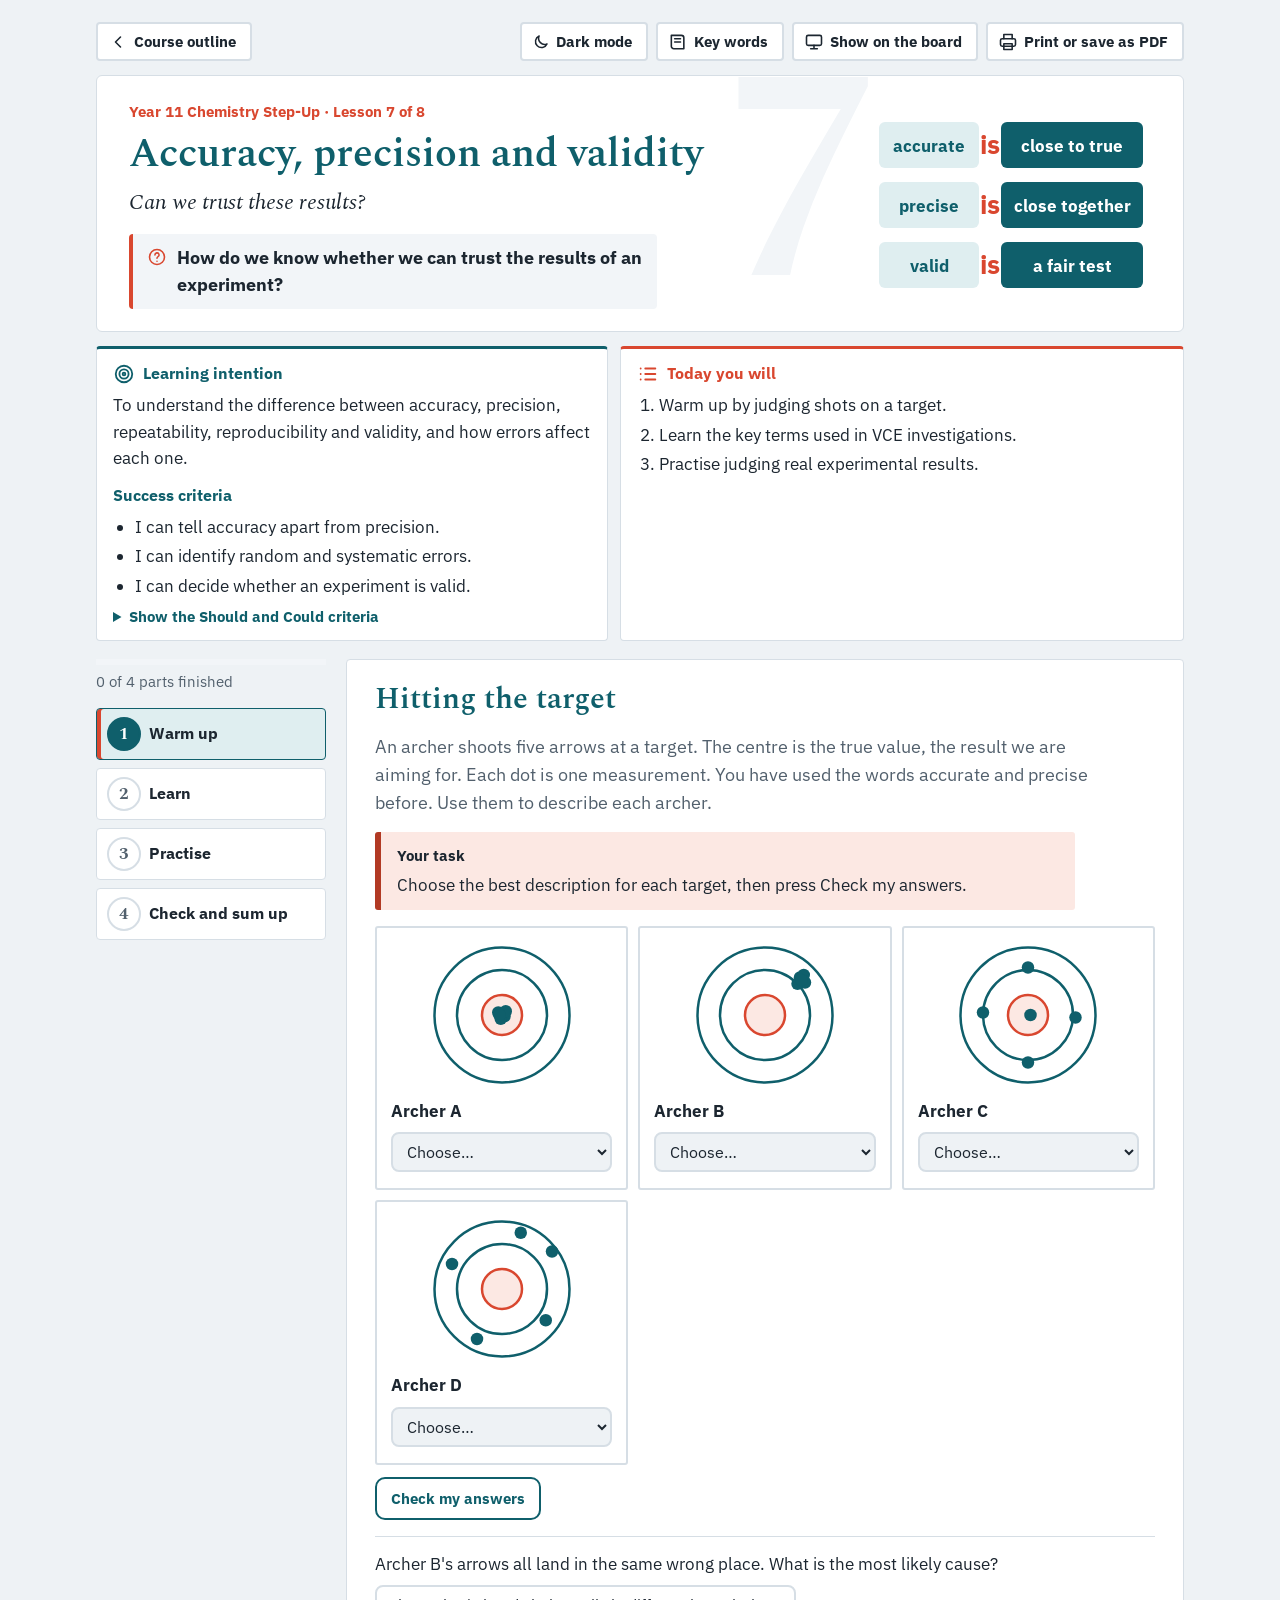
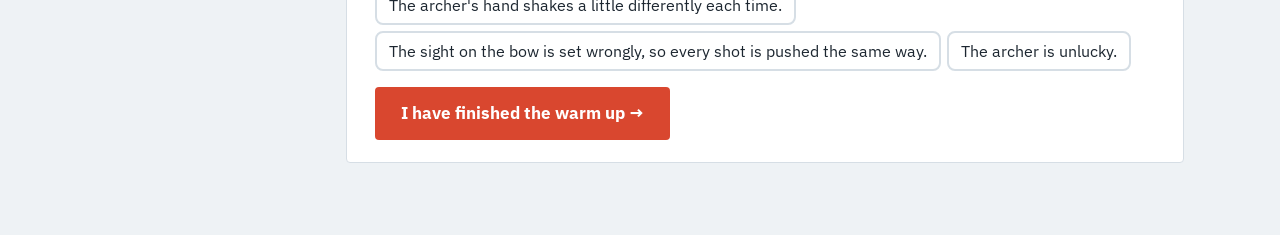
<file: stepup/lesson-7/index.html>
<!doctype html>
<html lang="en-AU"><head><meta charset="utf-8"><meta name="viewport" content="width=device-width,initial-scale=1,viewport-fit=cover"><meta name="robots" content="noindex,nofollow"><title>Accuracy, precision and validity</title>
<link rel="preconnect" href="https://fonts.googleapis.com"><link rel="preconnect" href="https://fonts.gstatic.com" crossorigin>
<link rel="stylesheet" href="https://fonts.googleapis.com/css2?family=IBM+Plex+Sans:ital,wght@0,400;0,600;0,700;1,400&family=Spectral:ital,wght@0,400;0,600;1,400&display=swap">
<link rel="stylesheet" href="../assets/lesson.css?v=6"><link rel="stylesheet" href="../../assets/y11-print.css?v=1"><style>.inrow{display:flex;gap:8px;flex-wrap:wrap;align-items:center}.ans{font:inherit;font-size:17px;border:2px solid var(--line);border-radius:4px;padding:8px 12px;width:min(260px,100%);background:var(--bg);color:var(--ink)}.reveal{margin-top:2px}.q p{max-width:70ch}.panel h3{margin-top:4px}</style><script src="../../assets/theme.js?v=1"></script><link rel="icon" type="image/svg+xml" href="../../favicon.svg"><link rel="icon" type="image/png" sizes="32x32" href="../../favicon-32.png"><link rel="apple-touch-icon" href="../../apple-touch-icon.png"></head>
<body><main class="wrap"><header class="head" id="head"></header>
<div class="lbody"><div class="lmain"><section class="panel" id="p-warmup" hidden><div class="phead"><h2>Hitting the target</h2></div><p class="lead">An archer shoots five arrows at a target. The centre is the true value, the result we are aiming for. Each dot is one measurement. You have used the words accurate and precise before. Use them to describe each archer.</p><div class="task"><span class="lab">Your task</span><span>Choose the best description for each target, then press Check my answers.</span></div><div class="cardset"><div class="cards"><div class="card" data-right="ap"><svg viewBox="0 0 120 120" role="img" aria-label="Five dots clustered in the centre"><circle cx="60" cy="60" r="54" class="at" style="fill:var(--surface)"/><circle cx="60" cy="60" r="36" class="at" style="fill:var(--surface)"/><circle cx="60" cy="60" r="16" class="ao"/><circle class="dt" cx="57" cy="58" r="5"/><circle class="dt" cx="62" cy="61" r="5"/><circle class="dt" cx="59" cy="63" r="5"/><circle class="dt" cx="63" cy="57" r="5"/><circle class="dt" cx="58" cy="60" r="5"/></svg><p>Archer A</p><select aria-label="My answer for this card"><option value="">Choose&hellip;</option><option value="ap">Accurate and precise</option><option value="p">Precise, not accurate</option><option value="a">Accurate, not precise</option><option value="n">Neither</option></select><div class="why">Accurate and precise. The dots are close together and close to the centre.</div></div><div class="card" data-right="p"><svg viewBox="0 0 120 120" role="img" aria-label="Five dots clustered together, far from the centre"><circle cx="60" cy="60" r="54" class="at" style="fill:var(--surface)"/><circle cx="60" cy="60" r="36" class="at" style="fill:var(--surface)"/><circle cx="60" cy="60" r="16" class="ao"/><circle class="dt" cx="88" cy="30" r="5"/><circle class="dt" cx="92" cy="34" r="5"/><circle class="dt" cx="86" cy="35" r="5"/><circle class="dt" cx="91" cy="28" r="5"/><circle class="dt" cx="89" cy="32" r="5"/></svg><p>Archer B</p><select aria-label="My answer for this card"><option value="">Choose&hellip;</option><option value="ap">Accurate and precise</option><option value="p">Precise, not accurate</option><option value="a">Accurate, not precise</option><option value="n">Neither</option></select><div class="why">Precise, not accurate. The dots are close together, but all away from the centre.</div></div><div class="card" data-right="a"><svg viewBox="0 0 120 120" role="img" aria-label="Five dots spread out evenly around the centre"><circle cx="60" cy="60" r="54" class="at" style="fill:var(--surface)"/><circle cx="60" cy="60" r="36" class="at" style="fill:var(--surface)"/><circle cx="60" cy="60" r="16" class="ao"/><circle class="dt" cx="60" cy="22" r="5"/><circle class="dt" cx="98" cy="62" r="5"/><circle class="dt" cx="60" cy="98" r="5"/><circle class="dt" cx="24" cy="58" r="5"/><circle class="dt" cx="62" cy="60" r="5"/></svg><p>Archer C</p><select aria-label="My answer for this card"><option value="">Choose&hellip;</option><option value="ap">Accurate and precise</option><option value="p">Precise, not accurate</option><option value="a">Accurate, not precise</option><option value="n">Neither</option></select><div class="why">Accurate, not precise. The dots are spread out, but their average is the centre.</div></div><div class="card" data-right="n"><svg viewBox="0 0 120 120" role="img" aria-label="Five dots spread out and away from the centre"><circle cx="60" cy="60" r="54" class="at" style="fill:var(--surface)"/><circle cx="60" cy="60" r="36" class="at" style="fill:var(--surface)"/><circle cx="60" cy="60" r="16" class="ao"/><circle class="dt" cx="20" cy="40" r="5"/><circle class="dt" cx="95" cy="85" r="5"/><circle class="dt" cx="40" cy="100" r="5"/><circle class="dt" cx="100" cy="30" r="5"/><circle class="dt" cx="75" cy="15" r="5"/></svg><p>Archer D</p><select aria-label="My answer for this card"><option value="">Choose&hellip;</option><option value="ap">Accurate and precise</option><option value="p">Precise, not accurate</option><option value="a">Accurate, not precise</option><option value="n">Neither</option></select><div class="why">Neither. The dots are spread out and their average is off centre.</div></div></div><div style="margin-top:12px"><button class="btn primary checkall" type="button">Check my answers</button></div><div class="fb info" hidden style="margin-top:10px"></div></div><div class="q mcq"><p>Archer B's arrows all land in the same wrong place. What is the most likely cause?</p><div class="opts"><button class="opt" type="button">The archer's hand shakes a little differently each time.</button><button class="opt" type="button" data-right>The sight on the bow is set wrongly, so every shot is pushed the same way.</button><button class="opt" type="button">The archer is unlucky.</button></div><div class="fb" hidden></div><details class="reveal" hidden open><summary>Worked answer</summary><div>An error that pushes every result the same way is a <b>systematic error</b>. We meet these in Learn.</div></details></div><button class="finish" type="button" data-finish="warmup">I have finished the warm up</button></section><section class="panel" id="p-learn" hidden><div class="phead"><h2>The language of good data</h2></div><div class="steps"><div class="step"><h3>Accuracy and precision</h3><p>The targets showed that a set of results can be precise without being accurate. In chemistry, <b>accuracy</b> is how close a measurement is to the <b>true value</b>. <b>Precision</b> is how close repeated measurements are to each other. A precise set of results agrees with itself, but that does not mean it is right.</p><div class="worked"><span class="line"><b>Water boils at 100.0 °C at sea level. Two groups measure it three times.</b></span><span class="line">Group 1: 99.8, 100.1, 99.9 °C. Close together and close to 100.0, so accurate and precise.</span><span class="line">Group 2: 97.1, 97.2, 97.0 °C. Close together but about 3 °C low, so precise but not accurate.</span></div><div class="q mcq"><p><b>Quick check.</b> Group 3 gets 96.0, 104.0 and 100.5 °C. How would you describe their results?</p><div class="opts"><button class="opt" type="button">Accurate and precise</button><button class="opt" type="button">Precise, not accurate</button><button class="opt" type="button" data-right>Accurate on average, but not precise</button><button class="opt" type="button">Neither</button></div><div class="fb" hidden></div><details class="reveal" hidden open><summary>Worked answer</summary><div>The average is 100.2 °C, close to the true value, but the results are spread out. They are <b>accurate on average but not precise</b>, like Archer C.</div></details></div></div><div class="step"><h3>Random and systematic errors</h3><p>Every measurement has some uncertainty, and the type of error explains the pattern in the results. A <b>random error</b> changes from one trial to the next, so it scatters results above and below the true value. Reading a thermometer by eye is an example. Random errors reduce <b>precision</b>, and repeating and averaging reduces their effect.</p><p>A <b>systematic error</b> pushes every result the same way by the same amount. A balance that is not zeroed, or a thermometer that always reads 2 °C high, causes one. Systematic errors reduce <b>accuracy</b>. Repeating does not help, because every repeat has the same error. You must fix the equipment or the method.</p><p>A <b>mistake</b>, such as spilling a sample or misreading a scale once, is not an error. Do that trial again.</p><div class="q mcq"><p><b>Quick check.</b> A balance shows 0.20 g with nothing on it, and the student does not notice. What kind of error is this?</p><div class="opts"><button class="opt" type="button">Random error</button><button class="opt" type="button" data-right>Systematic error</button><button class="opt" type="button">A mistake</button></div><div class="fb" hidden></div><details class="reveal" hidden open><summary>Worked answer</summary><div>Every mass will be 0.20 g too high. That is a <b>systematic error</b>, and it affects accuracy.</div></details></div></div><div class="step"><h3>Repeatability and reproducibility</h3><p>Scientists trust a result more when it can be repeated. VCE uses two words for this. <b>Repeatability</b> means the same person, using the same method and equipment, gets close results when they repeat the experiment. <b>Reproducibility</b> means different people, in different labs or with different equipment, also get close results.</p><p>Reproducibility is the stronger test. A result that only one person can get might come from a fault in their own equipment.</p><div class="q mcq"><p><b>Quick check.</b> A class in another school follows the same method and gets the same result as you. What does this show?</p><div class="opts"><button class="opt" type="button">Repeatability</button><button class="opt" type="button" data-right>Reproducibility</button><button class="opt" type="button">Accuracy</button></div><div class="fb" hidden></div><details class="reveal" hidden open><summary>Worked answer</summary><div>Different people with different equipment got the same result, so it shows <b>reproducibility</b>.</div></details></div></div><div class="step"><h3>Outliers</h3><p>An <b>outlier</b> is a result that is far from the others in a set. It is often caused by a mistake, such as an air bubble in a burette. If you can find a likely reason, leave the outlier out of the average and say so in your report. Do not leave out results just because you do not like them.</p><div class="worked"><span class="line"><b>A student does four titrations. The titres are 22.45, 22.50, 23.90 and 22.40 mL.</b></span><span class="line">23.90 mL is far from the others, so it is an outlier.</span><span class="line">average = <span class="frac"><span>22.45 + 22.50 + 22.40</span><span>3</span></span> = <b>22.45 mL</b></span></div><div class="q numq" data-num="15.3" data-unit="s" data-traps='{"16.2": "You included the outlier. Leave out 18.9 s, which is far from the others."}'><p><b>Your turn.</b> A reaction is timed four times: 15.2, 15.4, 18.9 and 15.3 s. Find the average time, leaving out the outlier.</p><div class="inrow"><input class="ans" type="text" inputmode="decimal" autocomplete="off" aria-label="Your answer" placeholder="Answer with unit"> <button class="btn primary chk" type="button">Check</button></div><div class="fb" hidden></div><details class="reveal" hidden open><summary>Worked answer</summary><div>18.9 s is the outlier.<br>average = <span class="frac"><span>15.2 + 15.4 + 15.3</span><span>3</span></span> = <b>15.3 s</b></div></details></div></div><div class="step"><h3>Validity</h3><p>An experiment is <b>valid</b> if it really tests what it claims to test. Only the independent variable should change, and every other variable that could affect the result must be controlled. A valid conclusion must also be supported by the data that was collected.</p><p>Accurate and precise data can still come from an invalid experiment. If two things change at once, you cannot tell which one caused the result.</p><div class="q mcq"><p><b>Quick check.</b> A student tests how temperature affects reaction rate. They also use a different concentration of acid at each temperature. Is the experiment valid?</p><div class="opts"><button class="opt" type="button">Yes, because temperature changed.</button><button class="opt" type="button" data-right>No, because concentration also changed, so we cannot tell which variable caused the change in rate.</button><button class="opt" type="button">Yes, if the results are precise.</button></div><div class="fb" hidden></div><details class="reveal" hidden open><summary>Worked answer</summary><div>Two variables changed at once, so the experiment is <b>not valid</b>. Concentration should be kept the same.</div></details></div></div></div><button class="finish" type="button" data-finish="learn" data-needsteps hidden>I have finished Learn</button></section><section class="panel" id="p-practise" hidden><div class="phead"><h2>Judging real results</h2></div><p class="lead">Each question describes a real experiment. Decide what the results show, using the words from Learn.</p><h3>Core questions</h3><div class="q mcq"><p><b>Density of copper.</b> The true density of copper is 8.96 g/cm³. A group gets 8.21, 8.25 and 8.23 g/cm³. How would you describe their results?</p><div class="opts"><button class="opt" type="button">Accurate and precise</button><button class="opt" type="button" data-right>Precise, but not accurate</button><button class="opt" type="button">Accurate, but not precise</button><button class="opt" type="button">Neither</button></div><div class="fb" hidden></div><details class="reveal" hidden open><summary>Worked answer</summary><div>The results are close together, so they are precise. They are about 0.7 g/cm³ below the true value, so they are <b>not accurate</b>.</div></details></div><div class="q mcq"><p><b>Density of copper.</b> What is the most likely cause of the group's results?</p><div class="opts"><button class="opt" type="button">A random error from reading the scale</button><button class="opt" type="button" data-right>A systematic error, such as a measuring cylinder that is always read the same wrong way</button><button class="opt" type="button">Not enough repeats</button></div><div class="fb" hidden></div><details class="reveal" hidden open><summary>Worked answer</summary><div>Every result is low by about the same amount. That pattern points to a <b>systematic error</b>.</div></details></div><div class="q numq" data-num="31.97" data-unit="s" data-tol="0.005"><p><b>Timing.</b> Four trials take 32.1, 31.8, 36.5 and 32.0 s. Find the average, leaving out the outlier.</p><div class="inrow"><input class="ans" type="text" inputmode="decimal" autocomplete="off" aria-label="Your answer" placeholder="Answer with unit"> <button class="btn primary chk" type="button">Check</button></div><div class="fb" hidden></div><details class="reveal" hidden open><summary>Worked answer</summary><div>36.5 s is the outlier.<br>average = <span class="frac"><span>32.1 + 31.8 + 32.0</span><span>3</span></span> = <b>32.0 s</b></div></details></div><div class="q mcq"><p><b>Fuels.</b> A student compares how much energy five fuels release by heating water. They use a different volume of water for each fuel. What is the problem?</p><div class="opts"><button class="opt" type="button">The results will not be precise.</button><button class="opt" type="button" data-right>The experiment is not valid, because the volume of water is not controlled.</button><button class="opt" type="button">There is no problem.</button></div><div class="fb" hidden></div><details class="reveal" hidden open><summary>Worked answer</summary><div>The volume of water affects the temperature rise, so it must be controlled. With it changing, the experiment is <b>not valid</b>.</div></details></div><div class="q mcq"><p><b>Scattered results.</b> A student's titres are spread out above and below the expected value. How can they reduce this effect?</p><div class="opts"><button class="opt" type="button" data-right>Repeat the titration more times and average the results.</button><button class="opt" type="button">Use the same burette.</button><button class="opt" type="button">Change the indicator.</button></div><div class="fb" hidden></div><details class="reveal" hidden open><summary>Worked answer</summary><div>Spread above and below the true value is random error. <b>Repeating and averaging</b> reduces its effect.</div></details></div><div class="q mcq"><p><b>Same student, next day.</b> The same student repeats the experiment with the same method and equipment, and gets very close results. What does this show?</p><div class="opts"><button class="opt" type="button">Reproducibility</button><button class="opt" type="button" data-right>Repeatability</button><button class="opt" type="button">Validity</button></div><div class="fb" hidden></div><details class="reveal" hidden open><summary>Worked answer</summary><div>The same person used the same method and equipment, so this is <b>repeatability</b>.</div></details></div><details class="extend"><summary>Finished the Core work? Try Extend and Challenge</summary><h3>Extend</h3><div class="cardset"><div class="cards"><div class="card" data-right="sys"><p>A thermometer always reads 2 °C too high.</p><select aria-label="My answer for this card"><option value="">Choose&hellip;</option><option value="sys">Systematic error</option><option value="ran">Random error</option><option value="mis">A mistake</option></select><div class="why">Systematic. Every reading is pushed up by the same amount.</div></div><div class="card" data-right="ran"><p>A student reads the meniscus from a slightly different height each time.</p><select aria-label="My answer for this card"><option value="">Choose&hellip;</option><option value="sys">Systematic error</option><option value="ran">Random error</option><option value="mis">A mistake</option></select><div class="why">Random. The reading changes up and down from trial to trial.</div></div><div class="card" data-right="mis"><p>Some solid spills while it is being moved.</p><select aria-label="My answer for this card"><option value="">Choose&hellip;</option><option value="sys">Systematic error</option><option value="ran">Random error</option><option value="mis">A mistake</option></select><div class="why">A mistake. That trial should be done again.</div></div><div class="card" data-right="ran"><p>A draught makes the balance reading flicker.</p><select aria-label="My answer for this card"><option value="">Choose&hellip;</option><option value="sys">Systematic error</option><option value="ran">Random error</option><option value="mis">A mistake</option></select><div class="why">Random. The reading changes up and down.</div></div><div class="card" data-right="sys"><p>A pipette delivers 24.90 mL instead of 25.00 mL every time.</p><select aria-label="My answer for this card"><option value="">Choose&hellip;</option><option value="sys">Systematic error</option><option value="ran">Random error</option><option value="mis">A mistake</option></select><div class="why">Systematic. Every volume is low by the same amount.</div></div></div><div style="margin-top:12px"><button class="btn primary checkall" type="button">Check my answers</button></div><div class="fb info" hidden style="margin-top:10px"></div></div><div class="q mcq"><p>Why does averaging more trials not fix a systematic error?</p><div class="opts"><button class="opt" type="button">Because systematic errors cancel out.</button><button class="opt" type="button" data-right>Because every trial has the same error in the same direction, so the average has it too.</button><button class="opt" type="button">Because averaging only works with small numbers.</button></div><div class="fb" hidden></div><details class="reveal" hidden open><summary>Worked answer</summary><div>Random errors go up and down, so they cancel when averaged. <b>A systematic error is the same in every trial</b>, so it stays in the average.</div></details></div></details><button class="finish" type="button" data-finish="practise">I have finished Practise</button></section><section class="panel" id="p-check" hidden><div class="phead"><h2>Show what you know</h2></div><p class="lead">Choose one answer for each question. You will see the worked answer straight away.</p><div class="q mcq"><p><b>1.</b> What does accuracy describe?</p><div class="opts"><button class="opt" type="button">How close repeated results are to each other</button><button class="opt" type="button" data-right>How close a result is to the true value</button><button class="opt" type="button">Whether only one variable was changed</button><button class="opt" type="button">How many decimal places are used</button></div><div class="fb" hidden></div><details class="reveal" hidden open><summary>Worked answer</summary><div>Accuracy is <b>how close a result is to the true value</b>.</div></details></div><div class="q mcq"><p><b>2.</b> The true value is 50.0 mL. Which set of results is precise but not accurate?</p><div class="opts"><button class="opt" type="button">49.9, 50.1, 50.0</button><button class="opt" type="button" data-right>45.2, 45.1, 45.3</button><button class="opt" type="button">44.0, 56.0, 50.5</button><button class="opt" type="button">40.0, 60.0, 47.0</button></div><div class="fb" hidden></div><details class="reveal" hidden open><summary>Worked answer</summary><div><b>45.2, 45.1, 45.3</b> are close together but about 5 mL low.</div></details></div><div class="q mcq"><p><b>3.</b> A balance is not zeroed and reads 0.15 g too high. Which type of error is this?</p><div class="opts"><button class="opt" type="button">Random</button><button class="opt" type="button" data-right>Systematic</button><button class="opt" type="button">A mistake</button><button class="opt" type="button">An outlier</button></div><div class="fb" hidden></div><details class="reveal" hidden open><summary>Worked answer</summary><div>It pushes every result the same way, so it is <b>systematic</b>.</div></details></div><div class="q mcq"><p><b>4.</b> Which of these reduces the effect of random errors?</p><div class="opts"><button class="opt" type="button">Zeroing the balance</button><button class="opt" type="button" data-right>Repeating and averaging</button><button class="opt" type="button">Using a different method</button><button class="opt" type="button">Leaving out the first result</button></div><div class="fb" hidden></div><details class="reveal" hidden open><summary>Worked answer</summary><div><b>Repeating and averaging</b> lets random errors above and below the true value cancel out.</div></details></div><div class="q mcq"><p><b>5.</b> Scientists in two different countries get the same result. This shows the result is&hellip;</p><div class="opts"><button class="opt" type="button">repeatable</button><button class="opt" type="button" data-right>reproducible</button><button class="opt" type="button">valid</button><button class="opt" type="button">accurate</button></div><div class="fb" hidden></div><details class="reveal" hidden open><summary>Worked answer</summary><div>Different people in different labs with different equipment got the same result, so it is <b>reproducible</b>.</div></details></div><div class="q mcq"><p><b>6.</b> Which experiment is valid for testing how temperature affects the rate of a reaction?</p><div class="opts"><button class="opt" type="button">Change the temperature and the acid concentration together.</button><button class="opt" type="button" data-right>Change only the temperature and keep everything else the same.</button><button class="opt" type="button">Change the temperature and use a different metal each time.</button></div><div class="fb" hidden></div><details class="reveal" hidden open><summary>Worked answer</summary><div><b>Only the independent variable changes</b>, so any change in rate can be put down to temperature.</div></details></div><p class="fb info" id="score" hidden></p><h2 style="margin-top:10px">Back to the goal</h2><p class="lead">Look back at the success criteria from the start of the lesson. Be honest about where you are. It tells you what to practise next.</p><div id="goalcheck"></div><div class="q"><p><b>The key question.</b> How do we know whether we can trust the results of an experiment? Answer in one or two sentences.</p><textarea aria-label="My answer to the key question"></textarea><details class="reveal"><summary>Compare with a model answer</summary><div>We can trust results that are accurate (close to the true value), precise (close to each other), repeatable and reproducible, and that come from a valid experiment where only one variable was changed. Knowing whether errors are random or systematic tells us how to improve the experiment.</div></details></div><button class="finish" type="button" data-finish="check">I have finished the lesson</button><div class="fb ok" id="endmsg" hidden><b>Lesson 7 finished.</b><div class="endnav"><a href="../lesson-8/">Go to lesson 8: Interpreting graphs</a><a href="../../">Back to the course outline</a></div></div></section></div></div></main><script>window.LESSON={"sub": "Can we trust these results?", "kq": "How do we know whether we can trust the results of an experiment?", "li": "To understand the difference between accuracy, precision, repeatability, reproducibility and validity, and how errors affect each one.", "steps": ["Warm up by judging shots on a target.", "Learn the key terms used in VCE investigations.", "Practise judging real experimental results."], "must": ["I can tell accuracy apart from precision.", "I can identify random and systematic errors.", "I can decide whether an experiment is valid."], "more": ["Should: I can tell repeatability apart from reproducibility.", "Should: I can identify an outlier and explain what to do with it.", "Could: I can suggest how to improve the accuracy or precision of an experiment."], "words": [["true value", "The value that would be found if a measurement had no errors at all."], ["accuracy", "How close a measurement is to the true value."], ["precision", "How close repeated measurements are to each other."], ["repeatability", "How close results are when the same person repeats the experiment with the same method and equipment."], ["reproducibility", "How close results are when the experiment is done by different people, in a different lab or with different equipment."], ["validity", "Whether an experiment tests what it claims to test, with every other variable kept the same."], ["random error", "An error that changes each time, scattering results around the true value. It affects precision."], ["systematic error", "An error that pushes every result the same way by the same amount. It affects accuracy."], ["outlier", "A result that is far from the others in a set."]], "watch": [["Precise is not the same as accurate.", "Results can agree closely with each other and still all be wrong."], ["Repeating does not fix a systematic error.", "If the balance reads 0.20 g too high, every repeat is 0.20 g too high."], ["A mistake is not an error.", "Spilling a sample is a mistake. Fix it by doing that trial again."], ["Do not just delete an outlier.", "Check for a reason, and say why you left it out of the average."]], "art": "<svg class=\"art\" viewBox=\"0 0 280 190\" role=\"img\" aria-label=\"accurate close to true; precise close together; valid a fair test\"><g font-family=\"IBM Plex Sans,system-ui,sans-serif\" font-weight=\"700\" font-size=\"17\"><rect x=\"8\" y=\"12\" width=\"100\" height=\"46\" rx=\"6\" fill=\"#fff\"/><text x=\"58\" y=\"42\" text-anchor=\"middle\">accurate</text><text x=\"119\" y=\"44\" text-anchor=\"middle\" font-size=\"26\">is</text><rect x=\"130\" y=\"12\" width=\"142\" height=\"46\" rx=\"6\" fill=\"#ffe08a\"/><text x=\"201\" y=\"42\" text-anchor=\"middle\">close to true</text><rect x=\"8\" y=\"72\" width=\"100\" height=\"46\" rx=\"6\" fill=\"#fff\"/><text x=\"58\" y=\"102\" text-anchor=\"middle\">precise</text><text x=\"119\" y=\"104\" text-anchor=\"middle\" font-size=\"26\">is</text><rect x=\"130\" y=\"72\" width=\"142\" height=\"46\" rx=\"6\" fill=\"#ffe08a\"/><text x=\"201\" y=\"102\" text-anchor=\"middle\">close together</text><rect x=\"8\" y=\"132\" width=\"100\" height=\"46\" rx=\"6\" fill=\"#fff\"/><text x=\"58\" y=\"162\" text-anchor=\"middle\">valid</text><text x=\"119\" y=\"164\" text-anchor=\"middle\" font-size=\"26\">is</text><rect x=\"130\" y=\"132\" width=\"142\" height=\"46\" rx=\"6\" fill=\"#ffe08a\"/><text x=\"201\" y=\"162\" text-anchor=\"middle\">a fair test</text></g></svg>", "key": "11che-stepup-l7-v1", "num": 7, "eyebrow": "Year 11 Chemistry Step-Up · Lesson 7 of 8", "title": "Accuracy, precision and validity", "parts": [["warmup", "Warm up", 12], ["learn", "Learn", 15], ["practise", "Practise", 18], ["check", "Check and sum up", 12]]};</script><script src="../assets/lesson.js?v=6"></script><script src="../../assets/qrcode.js"></script><script src="../../assets/y11-print.js?v=1"></script></body></html>
</file>
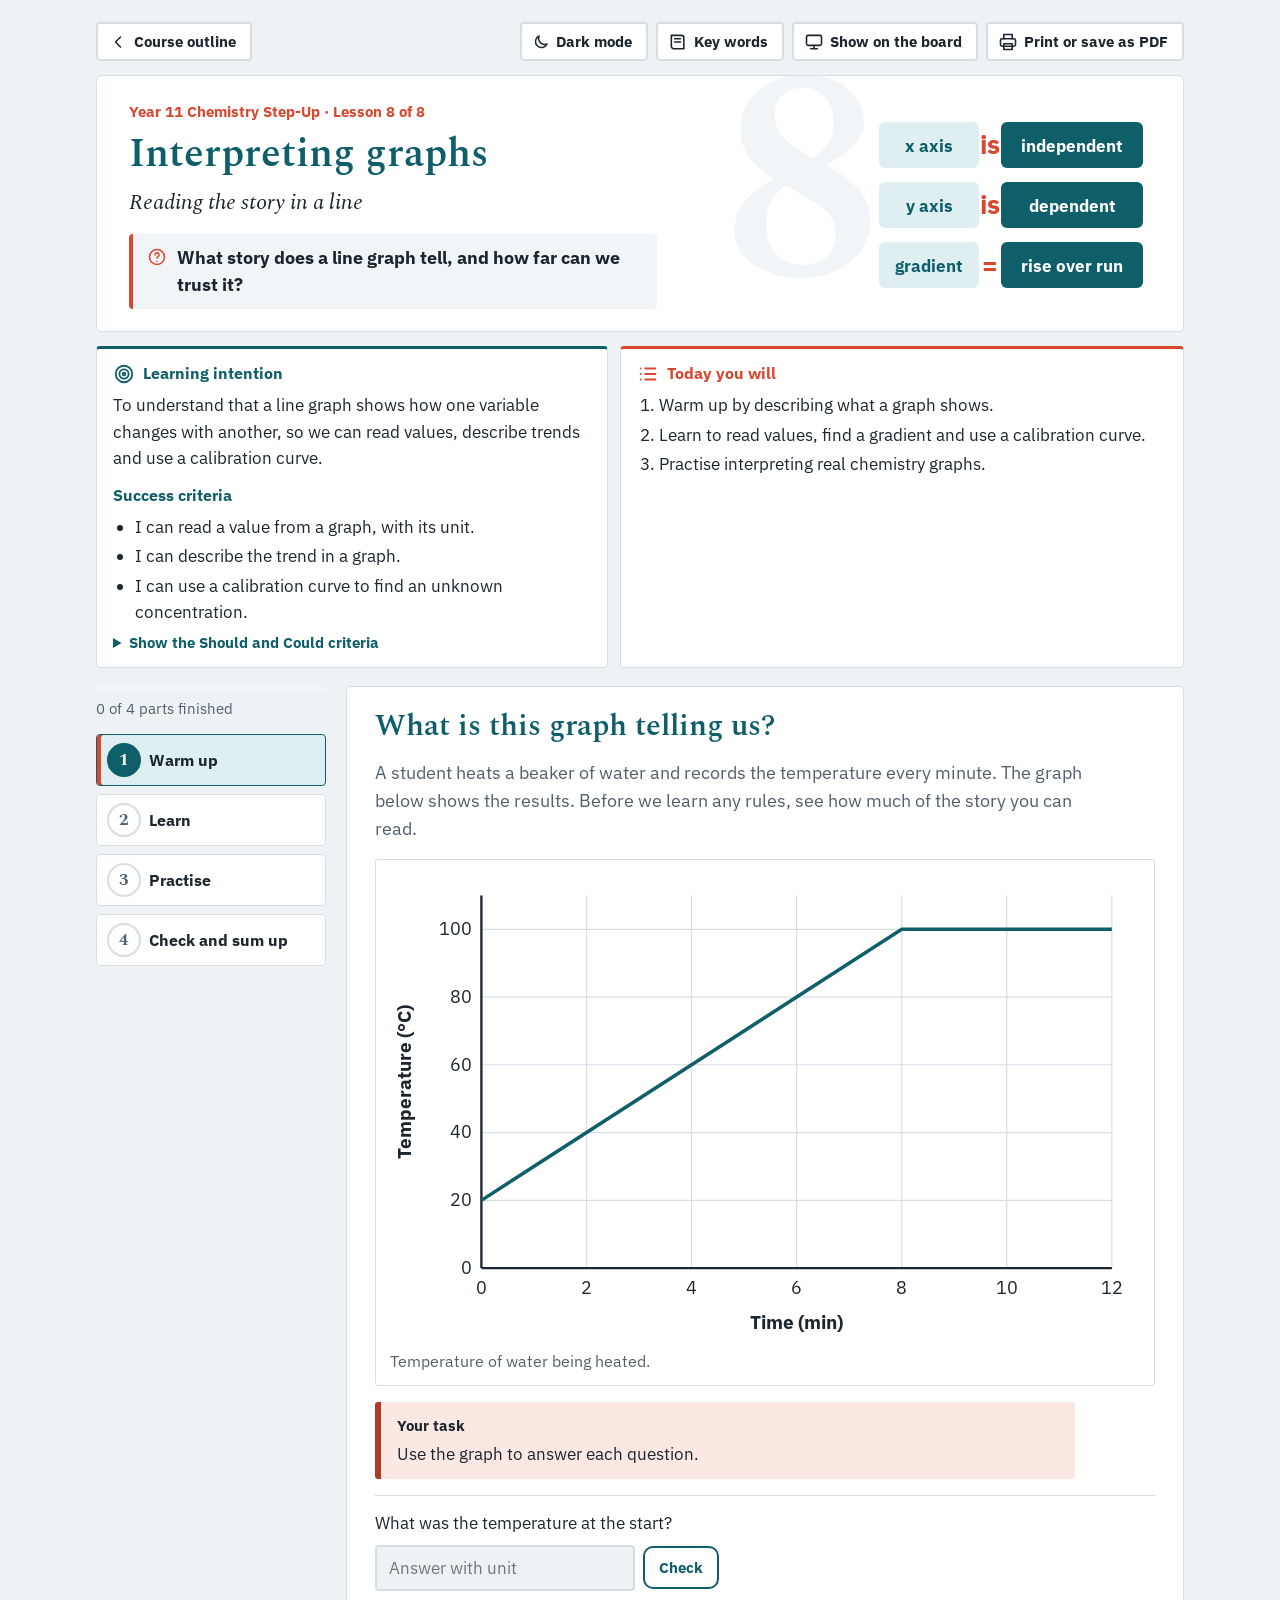
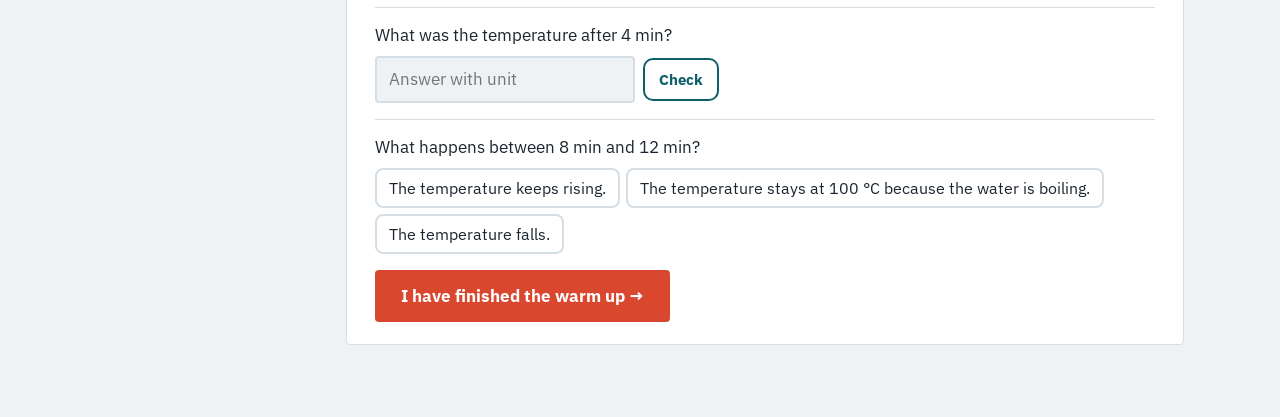
<file: stepup/lesson-8/index.html>
<!doctype html>
<html lang="en-AU"><head><meta charset="utf-8"><meta name="viewport" content="width=device-width,initial-scale=1,viewport-fit=cover"><meta name="robots" content="noindex,nofollow"><title>Interpreting graphs</title>
<link rel="preconnect" href="https://fonts.googleapis.com"><link rel="preconnect" href="https://fonts.gstatic.com" crossorigin>
<link rel="stylesheet" href="https://fonts.googleapis.com/css2?family=IBM+Plex+Sans:ital,wght@0,400;0,600;0,700;1,400&family=Spectral:ital,wght@0,400;0,600;1,400&display=swap">
<link rel="stylesheet" href="../assets/lesson.css?v=6"><link rel="stylesheet" href="../../assets/y11-print.css?v=1"><style>.inrow{display:flex;gap:8px;flex-wrap:wrap;align-items:center}.ans{font:inherit;font-size:17px;border:2px solid var(--line);border-radius:4px;padding:8px 12px;width:min(260px,100%);background:var(--bg);color:var(--ink)}.reveal{margin-top:2px}.q p{max-width:70ch}.panel h3{margin-top:4px}</style><script src="../../assets/theme.js?v=1"></script><link rel="icon" type="image/svg+xml" href="../../favicon.svg"><link rel="icon" type="image/png" sizes="32x32" href="../../favicon-32.png"><link rel="apple-touch-icon" href="../../apple-touch-icon.png"></head>
<body><main class="wrap"><header class="head" id="head"></header>
<div class="lbody"><div class="lmain"><section class="panel" id="p-warmup" hidden><div class="phead"><h2>What is this graph telling us?</h2></div><p class="lead">A student heats a beaker of water and records the temperature every minute. The graph below shows the results. Before we learn any rules, see how much of the story you can read.</p><figure class="fig"><svg viewBox="0 0 640 400" role="img" aria-label="Temperature of water rises steadily from 20 degrees at 0 minutes to 100 degrees at 8 minutes, then stays at 100 degrees until 12 minutes."><g font-family="IBM Plex Sans,system-ui,sans-serif"><line class="gl" x1="78.0" y1="20" x2="78.0" y2="338"/><line class="gl" x1="167.7" y1="20" x2="167.7" y2="338"/><line class="gl" x1="257.3" y1="20" x2="257.3" y2="338"/><line class="gl" x1="347.0" y1="20" x2="347.0" y2="338"/><line class="gl" x1="436.7" y1="20" x2="436.7" y2="338"/><line class="gl" x1="526.3" y1="20" x2="526.3" y2="338"/><line class="gl" x1="616.0" y1="20" x2="616.0" y2="338"/><line class="gl" x1="78" y1="338.0" x2="616" y2="338.0"/><line class="gl" x1="78" y1="280.2" x2="616" y2="280.2"/><line class="gl" x1="78" y1="222.4" x2="616" y2="222.4"/><line class="gl" x1="78" y1="164.5" x2="616" y2="164.5"/><line class="gl" x1="78" y1="106.7" x2="616" y2="106.7"/><line class="gl" x1="78" y1="48.9" x2="616" y2="48.9"/><line class="axl" x1="78" y1="20" x2="78" y2="338"/><line class="axl" x1="78" y1="338" x2="616" y2="338"/><text class="tx" style="font-size:15px" x="78.0" y="360" text-anchor="middle">0</text><text class="tx" style="font-size:15px" x="167.7" y="360" text-anchor="middle">2</text><text class="tx" style="font-size:15px" x="257.3" y="360" text-anchor="middle">4</text><text class="tx" style="font-size:15px" x="347.0" y="360" text-anchor="middle">6</text><text class="tx" style="font-size:15px" x="436.7" y="360" text-anchor="middle">8</text><text class="tx" style="font-size:15px" x="526.3" y="360" text-anchor="middle">10</text><text class="tx" style="font-size:15px" x="616.0" y="360" text-anchor="middle">12</text><text class="tx" style="font-size:15px" x="70" y="343.0" text-anchor="end">0</text><text class="tx" style="font-size:15px" x="70" y="285.2" text-anchor="end">20</text><text class="tx" style="font-size:15px" x="70" y="227.4" text-anchor="end">40</text><text class="tx" style="font-size:15px" x="70" y="169.5" text-anchor="end">60</text><text class="tx" style="font-size:15px" x="70" y="111.7" text-anchor="end">80</text><text class="tx" style="font-size:15px" x="70" y="53.9" text-anchor="end">100</text><text class="tx tb" style="font-size:16px" x="347.0" y="390" text-anchor="middle">Time (min)</text><text class="tx tb" style="font-size:16px" transform="translate(18 179.0) rotate(-90)" text-anchor="middle">Temperature (°C)</text><polyline class="cv" points="78.0,280.2 436.7,48.9 616.0,48.9"/></g></svg><figcaption>Temperature of water being heated.</figcaption></figure><div class="task"><span class="lab">Your task</span><span>Use the graph to answer each question.</span></div><div class="q numq" data-num="20" data-unit="°C" data-tol="0.03"><p>What was the temperature at the start?</p><div class="inrow"><input class="ans" type="text" inputmode="decimal" autocomplete="off" aria-label="Your answer" placeholder="Answer with unit"> <button class="btn primary chk" type="button">Check</button></div><div class="fb" hidden></div><details class="reveal" hidden open><summary>Worked answer</summary><div>At 0 min, the line starts at <b>20 °C</b>.</div></details></div><div class="q numq" data-num="60" data-unit="°C" data-tol="0.04"><p>What was the temperature after 4 min?</p><div class="inrow"><input class="ans" type="text" inputmode="decimal" autocomplete="off" aria-label="Your answer" placeholder="Answer with unit"> <button class="btn primary chk" type="button">Check</button></div><div class="fb" hidden></div><details class="reveal" hidden open><summary>Worked answer</summary><div>Go up from 4 min to the line, then across. The temperature is <b>60 °C</b>.</div></details></div><div class="q mcq"><p>What happens between 8 min and 12 min?</p><div class="opts"><button class="opt" type="button">The temperature keeps rising.</button><button class="opt" type="button" data-right>The temperature stays at 100 °C because the water is boiling.</button><button class="opt" type="button">The temperature falls.</button></div><div class="fb" hidden></div><details class="reveal" hidden open><summary>Worked answer</summary><div>The line is flat at 100 °C. The water is boiling, so the energy goes into turning liquid into gas instead of raising the temperature.</div></details></div><button class="finish" type="button" data-finish="warmup">I have finished the warm up</button></section><section class="panel" id="p-learn" hidden><div class="phead"><h2>Reading continuous data</h2></div><div class="steps"><div class="step"><h3>The parts of a graph</h3><p>In the warm up, time was along the bottom and temperature went up the side. That layout is standard. The <b>independent variable</b> is the one the scientist chooses or changes, and it goes on the horizontal (x) axis. The <b>dependent variable</b> is the one that is measured, and it goes on the vertical (y) axis. Each axis label gives the quantity and its unit.</p><p>In Year 11 and 12, most graphs show <b>continuous data</b>. Both variables can take any value, so the points are joined by a line or a smooth curve.</p><figure class="fig"><svg viewBox="0 0 640 400" role="img" aria-label="Volume of carbon dioxide rises in a straight line from 0 mL at 0 s to 60 mL at 40 s, then stays at 60 mL."><g font-family="IBM Plex Sans,system-ui,sans-serif"><line class="gl" x1="78.0" y1="20" x2="78.0" y2="338"/><line class="gl" x1="145.2" y1="20" x2="145.2" y2="338"/><line class="gl" x1="212.5" y1="20" x2="212.5" y2="338"/><line class="gl" x1="279.8" y1="20" x2="279.8" y2="338"/><line class="gl" x1="347.0" y1="20" x2="347.0" y2="338"/><line class="gl" x1="414.2" y1="20" x2="414.2" y2="338"/><line class="gl" x1="481.5" y1="20" x2="481.5" y2="338"/><line class="gl" x1="548.8" y1="20" x2="548.8" y2="338"/><line class="gl" x1="616.0" y1="20" x2="616.0" y2="338"/><line class="gl" x1="78" y1="338.0" x2="616" y2="338.0"/><line class="gl" x1="78" y1="292.6" x2="616" y2="292.6"/><line class="gl" x1="78" y1="247.1" x2="616" y2="247.1"/><line class="gl" x1="78" y1="201.7" x2="616" y2="201.7"/><line class="gl" x1="78" y1="156.3" x2="616" y2="156.3"/><line class="gl" x1="78" y1="110.9" x2="616" y2="110.9"/><line class="gl" x1="78" y1="65.4" x2="616" y2="65.4"/><line class="gl" x1="78" y1="20.0" x2="616" y2="20.0"/><line class="axl" x1="78" y1="20" x2="78" y2="338"/><line class="axl" x1="78" y1="338" x2="616" y2="338"/><text class="tx" style="font-size:15px" x="78.0" y="360" text-anchor="middle">0</text><text class="tx" style="font-size:15px" x="145.2" y="360" text-anchor="middle">10</text><text class="tx" style="font-size:15px" x="212.5" y="360" text-anchor="middle">20</text><text class="tx" style="font-size:15px" x="279.8" y="360" text-anchor="middle">30</text><text class="tx" style="font-size:15px" x="347.0" y="360" text-anchor="middle">40</text><text class="tx" style="font-size:15px" x="414.2" y="360" text-anchor="middle">50</text><text class="tx" style="font-size:15px" x="481.5" y="360" text-anchor="middle">60</text><text class="tx" style="font-size:15px" x="548.8" y="360" text-anchor="middle">70</text><text class="tx" style="font-size:15px" x="616.0" y="360" text-anchor="middle">80</text><text class="tx" style="font-size:15px" x="70" y="343.0" text-anchor="end">0</text><text class="tx" style="font-size:15px" x="70" y="297.6" text-anchor="end">10</text><text class="tx" style="font-size:15px" x="70" y="252.1" text-anchor="end">20</text><text class="tx" style="font-size:15px" x="70" y="206.7" text-anchor="end">30</text><text class="tx" style="font-size:15px" x="70" y="161.3" text-anchor="end">40</text><text class="tx" style="font-size:15px" x="70" y="115.9" text-anchor="end">50</text><text class="tx" style="font-size:15px" x="70" y="70.4" text-anchor="end">60</text><text class="tx" style="font-size:15px" x="70" y="25.0" text-anchor="end">70</text><text class="tx tb" style="font-size:16px" x="347.0" y="390" text-anchor="middle">Time (s)</text><text class="tx tb" style="font-size:16px" transform="translate(18 179.0) rotate(-90)" text-anchor="middle">Volume of CO₂ (mL)</text><polyline class="cv" points="78.0,338.0 347.0,65.4 616.0,65.4"/></g></svg><figcaption>Volume of carbon dioxide made when marble chips react with acid.</figcaption></figure><div class="q mcq"><p><b>Quick check.</b> In this graph, what is the independent variable?</p><div class="opts"><button class="opt" type="button">Volume of CO<sub>2</sub></button><button class="opt" type="button" data-right>Time</button><button class="opt" type="button">Marble chips</button></div><div class="fb" hidden></div><details class="reveal" hidden open><summary>Worked answer</summary><div>Time is chosen by the scientist and is on the x axis, so it is the <b>independent variable</b>.</div></details></div></div><div class="step"><h3>Reading values</h3><p>To read a value, start on the axis you know. Go straight to the line, then straight across or down to the other axis. Before you start, work out what each grid square is worth. Always write the answer with the unit from the axis label.</p><figure class="fig"><svg viewBox="0 0 640 400" role="img" aria-label="The same graph, with a dashed line up from 20 s to the line and across to 30 mL."><g font-family="IBM Plex Sans,system-ui,sans-serif"><line class="gl" x1="78.0" y1="20" x2="78.0" y2="338"/><line class="gl" x1="145.2" y1="20" x2="145.2" y2="338"/><line class="gl" x1="212.5" y1="20" x2="212.5" y2="338"/><line class="gl" x1="279.8" y1="20" x2="279.8" y2="338"/><line class="gl" x1="347.0" y1="20" x2="347.0" y2="338"/><line class="gl" x1="414.2" y1="20" x2="414.2" y2="338"/><line class="gl" x1="481.5" y1="20" x2="481.5" y2="338"/><line class="gl" x1="548.8" y1="20" x2="548.8" y2="338"/><line class="gl" x1="616.0" y1="20" x2="616.0" y2="338"/><line class="gl" x1="78" y1="338.0" x2="616" y2="338.0"/><line class="gl" x1="78" y1="292.6" x2="616" y2="292.6"/><line class="gl" x1="78" y1="247.1" x2="616" y2="247.1"/><line class="gl" x1="78" y1="201.7" x2="616" y2="201.7"/><line class="gl" x1="78" y1="156.3" x2="616" y2="156.3"/><line class="gl" x1="78" y1="110.9" x2="616" y2="110.9"/><line class="gl" x1="78" y1="65.4" x2="616" y2="65.4"/><line class="gl" x1="78" y1="20.0" x2="616" y2="20.0"/><line class="axl" x1="78" y1="20" x2="78" y2="338"/><line class="axl" x1="78" y1="338" x2="616" y2="338"/><text class="tx" style="font-size:15px" x="78.0" y="360" text-anchor="middle">0</text><text class="tx" style="font-size:15px" x="145.2" y="360" text-anchor="middle">10</text><text class="tx" style="font-size:15px" x="212.5" y="360" text-anchor="middle">20</text><text class="tx" style="font-size:15px" x="279.8" y="360" text-anchor="middle">30</text><text class="tx" style="font-size:15px" x="347.0" y="360" text-anchor="middle">40</text><text class="tx" style="font-size:15px" x="414.2" y="360" text-anchor="middle">50</text><text class="tx" style="font-size:15px" x="481.5" y="360" text-anchor="middle">60</text><text class="tx" style="font-size:15px" x="548.8" y="360" text-anchor="middle">70</text><text class="tx" style="font-size:15px" x="616.0" y="360" text-anchor="middle">80</text><text class="tx" style="font-size:15px" x="70" y="343.0" text-anchor="end">0</text><text class="tx" style="font-size:15px" x="70" y="297.6" text-anchor="end">10</text><text class="tx" style="font-size:15px" x="70" y="252.1" text-anchor="end">20</text><text class="tx" style="font-size:15px" x="70" y="206.7" text-anchor="end">30</text><text class="tx" style="font-size:15px" x="70" y="161.3" text-anchor="end">40</text><text class="tx" style="font-size:15px" x="70" y="115.9" text-anchor="end">50</text><text class="tx" style="font-size:15px" x="70" y="70.4" text-anchor="end">60</text><text class="tx" style="font-size:15px" x="70" y="25.0" text-anchor="end">70</text><text class="tx tb" style="font-size:16px" x="347.0" y="390" text-anchor="middle">Time (s)</text><text class="tx tb" style="font-size:16px" transform="translate(18 179.0) rotate(-90)" text-anchor="middle">Volume of CO₂ (mL)</text><polyline class="cv" points="78.0,338.0 347.0,65.4 616.0,65.4"/><polyline class="gd" points="212.5,338.0 212.5,201.7 78.0,201.7"/></g></svg><figcaption>Reading the volume at 20 s.</figcaption></figure><div class="worked"><span class="line"><b>What volume of CO<sub>2</sub> had formed after 20 s?</b></span><span class="line">Go up from 20 s to the line, then across to the y axis.</span><span class="line">Volume = <b>30 mL</b></span></div><div class="q numq" data-num="30" data-unit="s" data-tol="0.04"><p><b>Your turn.</b> At what time had 45 mL of CO<sub>2</sub> formed?</p><div class="inrow"><input class="ans" type="text" inputmode="decimal" autocomplete="off" aria-label="Your answer" placeholder="Answer with unit"> <button class="btn primary chk" type="button">Check</button></div><div class="fb" hidden></div><details class="reveal" hidden open><summary>Worked answer</summary><div>Go across from 45 mL to the line, then down to the x axis. Time = <b>30 s</b>.</div></details></div></div><div class="step"><h3>Describing a trend</h3><p>A <b>trend</b> is the overall pattern. A good description says what happens to y as x increases, and how it happens. Is the change steady, speeding up or slowing down? Does it level off? Then link the shape to the chemistry if you can.</p><div class="worked"><span class="line"><b>Describe the trend in the CO<sub>2</sub> graph.</b></span><span class="line">As time increases, the volume of CO<sub>2</sub> increases at a steady rate until 40 s.</span><span class="line">After 40 s, the volume stays at 60 mL.</span><span class="why">The line is flat after 40 s because one of the reactants has been used up, so no more gas forms.</span></div><div class="q mcq"><p><b>Quick check.</b> Which is the best description of the warm up graph?</p><div class="opts"><button class="opt" type="button">The temperature goes up.</button><button class="opt" type="button" data-right>As time increases, the temperature rises steadily from 20 °C to 100 °C over 8 min, then stays at 100 °C.</button><button class="opt" type="button">The graph is a line.</button></div><div class="fb" hidden></div><details class="reveal" hidden open><summary>Worked answer</summary><div>The best description says <b>how</b> the temperature changes and gives values.</div></details></div></div><div class="step"><h3>Gradient</h3><p>The <b>gradient</b> tells us how steep a line is. On a graph of amount against time, the gradient is the rate, which tells us how fast something happens. To find the gradient of a straight line, pick two points on it that are far apart. Divide the change in y by the change in x, and include the units.</p><p><b>gradient = <span class="frac"><span>change in y</span><span>change in x</span></span></b></p><div class="worked"><span class="line"><b>Find the gradient of the CO<sub>2</sub> line from 0 s to 40 s.</b></span><span class="line">gradient = <span class="frac"><span>60 mL − 0 mL</span><span>40 s − 0 s</span></span> = <b>1.5 mL/s</b></span><span class="why">The gas is made at 1.5 mL every second.</span></div><div class="q numq" data-num="0" data-unit="mL/s"><p><b>Quick check.</b> What is the gradient of the CO<sub>2</sub> line from 40 s to 80 s?</p><div class="inrow"><input class="ans" type="text" inputmode="decimal" autocomplete="off" aria-label="Your answer" placeholder="Answer with unit"> <button class="btn primary chk" type="button">Check</button></div><div class="fb" hidden></div><details class="reveal" hidden open><summary>Worked answer</summary><div>The volume does not change, so gradient = <span class="frac"><span>60 mL − 60 mL</span><span>80 s − 40 s</span></span> = <b>0 mL/s</b>. No more gas is being made.</div></details></div></div><div class="step"><h3>Calibration curves</h3><p>Chemists often find an unknown concentration with a <b>calibration curve</b>. First they measure a set of <b>standard solutions</b> whose concentrations are known. For a coloured solution, they measure its <b>absorbance</b>, which is how much light it absorbs. They plot the standards, then measure the unknown sample and read its concentration off the graph.</p><figure class="fig"><svg viewBox="0 0 640 400" role="img" aria-label="Calibration curve. Five standards from 0 to 200 mg per litre lie on a straight line from absorbance 0 to 0.80. A dashed line goes across from absorbance 0.50 to the line, then down to 125 mg per litre."><g font-family="IBM Plex Sans,system-ui,sans-serif"><line class="gl" x1="78.0" y1="20" x2="78.0" y2="338"/><line class="gl" x1="185.6" y1="20" x2="185.6" y2="338"/><line class="gl" x1="293.2" y1="20" x2="293.2" y2="338"/><line class="gl" x1="400.8" y1="20" x2="400.8" y2="338"/><line class="gl" x1="508.4" y1="20" x2="508.4" y2="338"/><line class="gl" x1="616.0" y1="20" x2="616.0" y2="338"/><line class="gl" x1="78" y1="338.0" x2="616" y2="338.0"/><line class="gl" x1="78" y1="274.4" x2="616" y2="274.4"/><line class="gl" x1="78" y1="210.8" x2="616" y2="210.8"/><line class="gl" x1="78" y1="147.2" x2="616" y2="147.2"/><line class="gl" x1="78" y1="83.6" x2="616" y2="83.6"/><line class="gl" x1="78" y1="20.0" x2="616" y2="20.0"/><line class="axl" x1="78" y1="20" x2="78" y2="338"/><line class="axl" x1="78" y1="338" x2="616" y2="338"/><text class="tx" style="font-size:15px" x="78.0" y="360" text-anchor="middle">0</text><text class="tx" style="font-size:15px" x="185.6" y="360" text-anchor="middle">50</text><text class="tx" style="font-size:15px" x="293.2" y="360" text-anchor="middle">100</text><text class="tx" style="font-size:15px" x="400.8" y="360" text-anchor="middle">150</text><text class="tx" style="font-size:15px" x="508.4" y="360" text-anchor="middle">200</text><text class="tx" style="font-size:15px" x="616.0" y="360" text-anchor="middle">250</text><text class="tx" style="font-size:15px" x="70" y="343.0" text-anchor="end">0</text><text class="tx" style="font-size:15px" x="70" y="279.4" text-anchor="end">0.2</text><text class="tx" style="font-size:15px" x="70" y="215.8" text-anchor="end">0.4</text><text class="tx" style="font-size:15px" x="70" y="152.2" text-anchor="end">0.6</text><text class="tx" style="font-size:15px" x="70" y="88.6" text-anchor="end">0.8</text><text class="tx" style="font-size:15px" x="70" y="25.0" text-anchor="end">1</text><text class="tx tb" style="font-size:16px" x="347.0" y="390" text-anchor="middle">Concentration of copper(II) ions (mg/L)</text><text class="tx tb" style="font-size:16px" transform="translate(18 179.0) rotate(-90)" text-anchor="middle">Absorbance</text><polyline class="cv" points="78.0,338.0 185.6,274.4 293.2,210.8 400.8,147.2 508.4,83.6"/><circle class="dt" cx="78.0" cy="338.0" r="5"/><circle class="dt" cx="185.6" cy="274.4" r="5"/><circle class="dt" cx="293.2" cy="210.8" r="5"/><circle class="dt" cx="400.8" cy="147.2" r="5"/><circle class="dt" cx="508.4" cy="83.6" r="5"/><polyline class="gd" points="347.0,338.0 347.0,179.0 78.0,179.0"/></g></svg><figcaption>Calibration curve for copper(II) ions. The dots are the standard solutions.</figcaption></figure><div class="worked"><span class="line"><b>A water sample has an absorbance of 0.50. What is its concentration?</b></span><span class="line">Go across from 0.50 to the line, then down.</span><span class="line">Concentration = <b>125 mg/L</b></span></div><p>Reading between the standards, as here, is called <b>interpolation</b>, and it is reliable. Reading beyond the last standard is called <b>extrapolation</b>. It is less reliable, because we have no data to show the line stays straight out there.</p><div class="q numq" data-num="75" data-unit="mg/L" data-tol="0.04"><p><b>Your turn.</b> A sample has an absorbance of 0.30. What is its concentration?</p><div class="inrow"><input class="ans" type="text" inputmode="decimal" autocomplete="off" aria-label="Your answer" placeholder="Answer with unit"> <button class="btn primary chk" type="button">Check</button></div><div class="fb" hidden></div><details class="reveal" hidden open><summary>Worked answer</summary><div>Go across from 0.30 to the line, then down. Concentration = <b>75 mg/L</b>.</div></details></div></div></div><button class="finish" type="button" data-finish="learn" data-needsteps hidden>I have finished Learn</button></section><section class="panel" id="p-practise" hidden><div class="phead"><h2>Graphs from the chemistry lab</h2></div><p class="lead">Read each graph carefully. Values read from a graph can be a little out, so the Check button allows a small difference.</p><h3>Core questions</h3><p>Questions 1 to 3 use this graph.</p><figure class="fig"><svg viewBox="0 0 640 400" role="img" aria-label="Solubility of potassium nitrate. It rises from 13 g at 0 degrees to 32 at 20, 64 at 40, 110 at 60 and 169 at 80 degrees, curving upwards more steeply."><g font-family="IBM Plex Sans,system-ui,sans-serif"><line class="gl" x1="78.0" y1="20" x2="78.0" y2="338"/><line class="gl" x1="131.8" y1="20" x2="131.8" y2="338"/><line class="gl" x1="185.6" y1="20" x2="185.6" y2="338"/><line class="gl" x1="239.4" y1="20" x2="239.4" y2="338"/><line class="gl" x1="293.2" y1="20" x2="293.2" y2="338"/><line class="gl" x1="347.0" y1="20" x2="347.0" y2="338"/><line class="gl" x1="400.8" y1="20" x2="400.8" y2="338"/><line class="gl" x1="454.6" y1="20" x2="454.6" y2="338"/><line class="gl" x1="508.4" y1="20" x2="508.4" y2="338"/><line class="gl" x1="562.2" y1="20" x2="562.2" y2="338"/><line class="gl" x1="616.0" y1="20" x2="616.0" y2="338"/><line class="gl" x1="78" y1="338.0" x2="616" y2="338.0"/><line class="gl" x1="78" y1="306.2" x2="616" y2="306.2"/><line class="gl" x1="78" y1="274.4" x2="616" y2="274.4"/><line class="gl" x1="78" y1="242.6" x2="616" y2="242.6"/><line class="gl" x1="78" y1="210.8" x2="616" y2="210.8"/><line class="gl" x1="78" y1="179.0" x2="616" y2="179.0"/><line class="gl" x1="78" y1="147.2" x2="616" y2="147.2"/><line class="gl" x1="78" y1="115.4" x2="616" y2="115.4"/><line class="gl" x1="78" y1="83.6" x2="616" y2="83.6"/><line class="gl" x1="78" y1="51.8" x2="616" y2="51.8"/><line class="gl" x1="78" y1="20.0" x2="616" y2="20.0"/><line class="axl" x1="78" y1="20" x2="78" y2="338"/><line class="axl" x1="78" y1="338" x2="616" y2="338"/><text class="tx" style="font-size:15px" x="78.0" y="360" text-anchor="middle">0</text><text class="tx" style="font-size:15px" x="131.8" y="360" text-anchor="middle">10</text><text class="tx" style="font-size:15px" x="185.6" y="360" text-anchor="middle">20</text><text class="tx" style="font-size:15px" x="239.4" y="360" text-anchor="middle">30</text><text class="tx" style="font-size:15px" x="293.2" y="360" text-anchor="middle">40</text><text class="tx" style="font-size:15px" x="347.0" y="360" text-anchor="middle">50</text><text class="tx" style="font-size:15px" x="400.8" y="360" text-anchor="middle">60</text><text class="tx" style="font-size:15px" x="454.6" y="360" text-anchor="middle">70</text><text class="tx" style="font-size:15px" x="508.4" y="360" text-anchor="middle">80</text><text class="tx" style="font-size:15px" x="562.2" y="360" text-anchor="middle">90</text><text class="tx" style="font-size:15px" x="616.0" y="360" text-anchor="middle">100</text><text class="tx" style="font-size:15px" x="70" y="343.0" text-anchor="end">0</text><text class="tx" style="font-size:15px" x="70" y="311.2" text-anchor="end">20</text><text class="tx" style="font-size:15px" x="70" y="279.4" text-anchor="end">40</text><text class="tx" style="font-size:15px" x="70" y="247.6" text-anchor="end">60</text><text class="tx" style="font-size:15px" x="70" y="215.8" text-anchor="end">80</text><text class="tx" style="font-size:15px" x="70" y="184.0" text-anchor="end">100</text><text class="tx" style="font-size:15px" x="70" y="152.2" text-anchor="end">120</text><text class="tx" style="font-size:15px" x="70" y="120.4" text-anchor="end">140</text><text class="tx" style="font-size:15px" x="70" y="88.6" text-anchor="end">160</text><text class="tx" style="font-size:15px" x="70" y="56.8" text-anchor="end">180</text><text class="tx" style="font-size:15px" x="70" y="25.0" text-anchor="end">200</text><text class="tx tb" style="font-size:16px" x="347.0" y="390" text-anchor="middle">Temperature (°C)</text><text class="tx tb" style="font-size:16px" transform="translate(18 179.0) rotate(-90)" text-anchor="middle">Solubility (g per 100 g water)</text><polyline class="cv" points="78.0,317.3 83.2,315.9 89.7,314.3 97.3,312.4 105.9,310.3 115.2,307.9 125.1,305.4 135.3,302.7 145.7,299.8 156.2,296.8 166.4,293.7 176.3,290.5 185.6,287.1 194.6,283.7 203.5,280.1 212.5,276.4 221.5,272.5 230.4,268.5 239.4,264.4 248.4,260.1 257.3,255.6 266.3,251.0 275.3,246.2 284.2,241.3 293.2,236.2 302.2,231.0 311.1,225.6 320.1,220.0 329.1,214.3 338.0,208.4 347.0,202.4 356.0,196.2 364.9,189.8 373.9,183.4 382.9,176.7 391.8,170.0 400.8,163.1 410.1,155.7 420.0,147.6 430.2,138.9 440.7,129.9 451.1,120.7 461.3,111.6 471.2,102.8 480.5,94.4 489.1,86.6 496.7,79.7 503.2,73.9 508.4,69.3"/><circle class="dt" cx="78.0" cy="317.3" r="5"/><circle class="dt" cx="185.6" cy="287.1" r="5"/><circle class="dt" cx="293.2" cy="236.2" r="5"/><circle class="dt" cx="400.8" cy="163.1" r="5"/><circle class="dt" cx="508.4" cy="69.3" r="5"/></g></svg><figcaption>Solubility of potassium nitrate in water.</figcaption></figure><div class="q numq" data-num="64" data-unit="g" data-tol="0.06"><p><b>1.</b> What is the solubility of potassium nitrate at 40 °C?</p><div class="inrow"><input class="ans" type="text" inputmode="decimal" autocomplete="off" aria-label="Your answer" placeholder="Answer with unit"> <button class="btn primary chk" type="button">Check</button></div><div class="fb" hidden></div><details class="reveal" hidden open><summary>Worked answer</summary><div>Go up from 40 °C to the curve, then across. Solubility = <b>64 g per 100 g of water</b>.</div></details></div><div class="q numq" data-num="60" data-unit="°C" data-tol="0.05"><p><b>2.</b> At what temperature is the solubility 110 g per 100 g of water?</p><div class="inrow"><input class="ans" type="text" inputmode="decimal" autocomplete="off" aria-label="Your answer" placeholder="Answer with unit"> <button class="btn primary chk" type="button">Check</button></div><div class="fb" hidden></div><details class="reveal" hidden open><summary>Worked answer</summary><div>Go across from 110 to the curve, then down. Temperature = <b>60 °C</b>.</div></details></div><div class="q mcq"><p><b>3.</b> Which is the best description of the trend?</p><div class="opts"><button class="opt" type="button">Solubility decreases as temperature increases.</button><button class="opt" type="button" data-right>As temperature increases, solubility increases, and it rises more steeply at higher temperatures.</button><button class="opt" type="button">Solubility increases at a steady rate.</button></div><div class="fb" hidden></div><details class="reveal" hidden open><summary>Worked answer</summary><div>The curve gets steeper as it goes, so solubility <b>increases faster at higher temperatures</b>.</div></details></div><p>Questions 4 to 6 use the calibration curve.</p><figure class="fig"><svg viewBox="0 0 640 400" role="img" aria-label="Calibration curve. Five standards from 0 to 200 mg per litre lie on a straight line from absorbance 0 to 0.80. A dashed line goes across from absorbance 0.50 to the line, then down to 125 mg per litre."><g font-family="IBM Plex Sans,system-ui,sans-serif"><line class="gl" x1="78.0" y1="20" x2="78.0" y2="338"/><line class="gl" x1="185.6" y1="20" x2="185.6" y2="338"/><line class="gl" x1="293.2" y1="20" x2="293.2" y2="338"/><line class="gl" x1="400.8" y1="20" x2="400.8" y2="338"/><line class="gl" x1="508.4" y1="20" x2="508.4" y2="338"/><line class="gl" x1="616.0" y1="20" x2="616.0" y2="338"/><line class="gl" x1="78" y1="338.0" x2="616" y2="338.0"/><line class="gl" x1="78" y1="274.4" x2="616" y2="274.4"/><line class="gl" x1="78" y1="210.8" x2="616" y2="210.8"/><line class="gl" x1="78" y1="147.2" x2="616" y2="147.2"/><line class="gl" x1="78" y1="83.6" x2="616" y2="83.6"/><line class="gl" x1="78" y1="20.0" x2="616" y2="20.0"/><line class="axl" x1="78" y1="20" x2="78" y2="338"/><line class="axl" x1="78" y1="338" x2="616" y2="338"/><text class="tx" style="font-size:15px" x="78.0" y="360" text-anchor="middle">0</text><text class="tx" style="font-size:15px" x="185.6" y="360" text-anchor="middle">50</text><text class="tx" style="font-size:15px" x="293.2" y="360" text-anchor="middle">100</text><text class="tx" style="font-size:15px" x="400.8" y="360" text-anchor="middle">150</text><text class="tx" style="font-size:15px" x="508.4" y="360" text-anchor="middle">200</text><text class="tx" style="font-size:15px" x="616.0" y="360" text-anchor="middle">250</text><text class="tx" style="font-size:15px" x="70" y="343.0" text-anchor="end">0</text><text class="tx" style="font-size:15px" x="70" y="279.4" text-anchor="end">0.2</text><text class="tx" style="font-size:15px" x="70" y="215.8" text-anchor="end">0.4</text><text class="tx" style="font-size:15px" x="70" y="152.2" text-anchor="end">0.6</text><text class="tx" style="font-size:15px" x="70" y="88.6" text-anchor="end">0.8</text><text class="tx" style="font-size:15px" x="70" y="25.0" text-anchor="end">1</text><text class="tx tb" style="font-size:16px" x="347.0" y="390" text-anchor="middle">Concentration of copper(II) ions (mg/L)</text><text class="tx tb" style="font-size:16px" transform="translate(18 179.0) rotate(-90)" text-anchor="middle">Absorbance</text><polyline class="cv" points="78.0,338.0 185.6,274.4 293.2,210.8 400.8,147.2 508.4,83.6"/><circle class="dt" cx="78.0" cy="338.0" r="5"/><circle class="dt" cx="185.6" cy="274.4" r="5"/><circle class="dt" cx="293.2" cy="210.8" r="5"/><circle class="dt" cx="400.8" cy="147.2" r="5"/><circle class="dt" cx="508.4" cy="83.6" r="5"/><polyline class="gd" points="347.0,338.0 347.0,179.0 78.0,179.0"/></g></svg><figcaption>Calibration curve for copper(II) ions.</figcaption></figure><div class="q numq" data-num="155" data-unit="mg/L" data-tol="0.04"><p><b>4.</b> A sample of mine water has an absorbance of 0.62. What is its copper(II) concentration?</p><div class="inrow"><input class="ans" type="text" inputmode="decimal" autocomplete="off" aria-label="Your answer" placeholder="Answer with unit"> <button class="btn primary chk" type="button">Check</button></div><div class="fb" hidden></div><details class="reveal" hidden open><summary>Worked answer</summary><div>Go across from 0.62 to the line, then down. Concentration = <b>155 mg/L</b>.</div></details></div><div class="q mcq"><p><b>5.</b> Another sample has an absorbance of 0.95. Why is its concentration less reliable?</p><div class="opts"><button class="opt" type="button">Because 0.95 is a large number.</button><button class="opt" type="button" data-right>Because it is beyond the highest standard, so finding it needs extrapolation.</button><button class="opt" type="button">Because the line is straight.</button></div><div class="fb" hidden></div><details class="reveal" hidden open><summary>Worked answer</summary><div>The highest standard has an absorbance of 0.80. Reading beyond it is <b>extrapolation</b>, and the line may not stay straight there.</div></details></div><div class="q mcq"><p><b>6.</b> Why does the line pass through zero absorbance at zero concentration?</p><div class="opts"><button class="opt" type="button" data-right>A solution with no copper(II) ions has no blue colour to absorb the light.</button><button class="opt" type="button">The graph always starts at zero.</button><button class="opt" type="button">The scientist drew it that way.</button></div><div class="fb" hidden></div><details class="reveal" hidden open><summary>Worked answer</summary><div>With <b>no copper(II) ions there is nothing to absorb the light</b>, so the absorbance is 0.</div></details></div><details class="extend"><summary>Finished the Core work? Try Extend and Challenge</summary><h3>Extend</h3><div class="q numq" data-num="0.004" data-unit="L/mg"><p>Find the gradient of the calibration line. Use the points (0, 0) and (200, 0.80). Give the unit as L/mg.</p><div class="inrow"><input class="ans" type="text" inputmode="decimal" autocomplete="off" aria-label="Your answer" placeholder="Answer with unit"> <button class="btn primary chk" type="button">Check</button></div><div class="fb" hidden></div><details class="reveal" hidden open><summary>Worked answer</summary><div>gradient = <span class="frac"><span>0.80 − 0</span><span>200 mg/L − 0 mg/L</span></span> = <b>0.0040 L/mg</b>. Absorbance has no unit, so the unit comes from 1 over mg/L.</div></details></div><div class="q mcq"><p>A student extends the solubility curve to estimate the solubility at 90 °C. How reliable is this estimate?</p><div class="opts"><button class="opt" type="button">Very reliable, because the curve is smooth.</button><button class="opt" type="button" data-right>Less reliable, because 90 °C is outside the measured range, so this is extrapolation.</button><button class="opt" type="button">Not possible to estimate.</button></div><div class="fb" hidden></div><details class="reveal" hidden open><summary>Worked answer</summary><div>The data stops at 80 °C. Going beyond it is <b>extrapolation</b>, which assumes the curve keeps the same shape.</div></details></div></details><button class="finish" type="button" data-finish="practise">I have finished Practise</button></section><section class="panel" id="p-check" hidden><div class="phead"><h2>Show what you know</h2></div><p class="lead">Choose one answer for each question. You will see the worked answer straight away.</p><p>Questions 1 to 4 use this graph.</p><figure class="fig"><svg viewBox="0 0 640 400" role="img" aria-label="Concentration of hydrogen peroxide falls from 1.0 mol per litre at 0 s to 0.50 at 60 s, 0.25 at 120 s and about 0.06 at 240 s, levelling off."><g font-family="IBM Plex Sans,system-ui,sans-serif"><line class="gl" x1="78.0" y1="20" x2="78.0" y2="338"/><line class="gl" x1="145.2" y1="20" x2="145.2" y2="338"/><line class="gl" x1="212.5" y1="20" x2="212.5" y2="338"/><line class="gl" x1="279.8" y1="20" x2="279.8" y2="338"/><line class="gl" x1="347.0" y1="20" x2="347.0" y2="338"/><line class="gl" x1="414.2" y1="20" x2="414.2" y2="338"/><line class="gl" x1="481.5" y1="20" x2="481.5" y2="338"/><line class="gl" x1="548.8" y1="20" x2="548.8" y2="338"/><line class="gl" x1="616.0" y1="20" x2="616.0" y2="338"/><line class="gl" x1="78" y1="338.0" x2="616" y2="338.0"/><line class="gl" x1="78" y1="274.4" x2="616" y2="274.4"/><line class="gl" x1="78" y1="210.8" x2="616" y2="210.8"/><line class="gl" x1="78" y1="147.2" x2="616" y2="147.2"/><line class="gl" x1="78" y1="83.6" x2="616" y2="83.6"/><line class="gl" x1="78" y1="20.0" x2="616" y2="20.0"/><line class="axl" x1="78" y1="20" x2="78" y2="338"/><line class="axl" x1="78" y1="338" x2="616" y2="338"/><text class="tx" style="font-size:15px" x="78.0" y="360" text-anchor="middle">0</text><text class="tx" style="font-size:15px" x="145.2" y="360" text-anchor="middle">30</text><text class="tx" style="font-size:15px" x="212.5" y="360" text-anchor="middle">60</text><text class="tx" style="font-size:15px" x="279.8" y="360" text-anchor="middle">90</text><text class="tx" style="font-size:15px" x="347.0" y="360" text-anchor="middle">120</text><text class="tx" style="font-size:15px" x="414.2" y="360" text-anchor="middle">150</text><text class="tx" style="font-size:15px" x="481.5" y="360" text-anchor="middle">180</text><text class="tx" style="font-size:15px" x="548.8" y="360" text-anchor="middle">210</text><text class="tx" style="font-size:15px" x="616.0" y="360" text-anchor="middle">240</text><text class="tx" style="font-size:15px" x="70" y="343.0" text-anchor="end">0</text><text class="tx" style="font-size:15px" x="70" y="279.4" text-anchor="end">0.2</text><text class="tx" style="font-size:15px" x="70" y="215.8" text-anchor="end">0.4</text><text class="tx" style="font-size:15px" x="70" y="152.2" text-anchor="end">0.6</text><text class="tx" style="font-size:15px" x="70" y="88.6" text-anchor="end">0.8</text><text class="tx" style="font-size:15px" x="70" y="25.0" text-anchor="end">1</text><text class="tx tb" style="font-size:16px" x="347.0" y="390" text-anchor="middle">Time (s)</text><text class="tx tb" style="font-size:16px" transform="translate(18 179.0) rotate(-90)" text-anchor="middle">Concentration (mol/L)</text><polyline class="cv" points="78.0,20.0 84.5,27.9 92.6,38.2 102.2,50.4 112.9,64.2 124.5,79.0 136.8,94.5 149.6,110.3 162.7,126.0 175.7,141.1 188.5,155.3 200.9,168.0 212.5,179.0 223.7,188.5 234.9,197.3 246.1,205.4 257.3,212.9 268.5,219.8 279.8,226.2 291.0,232.2 302.2,237.9 313.4,243.3 324.6,248.5 335.8,253.5 347.0,258.5 358.2,263.3 369.4,267.7 380.6,271.7 391.8,275.4 403.0,278.9 414.2,282.1 425.5,285.1 436.7,287.9 447.9,290.6 459.1,293.2 470.3,295.8 481.5,298.2 493.1,300.7 505.5,302.9 518.3,305.1 531.3,307.1 544.4,308.9 557.2,310.7 569.5,312.3 581.1,313.7 591.8,315.0 601.4,316.2 609.5,317.2 616.0,318.1"/></g></svg><figcaption>Concentration of hydrogen peroxide as it breaks down.</figcaption></figure><div class="q mcq"><p><b>1.</b> What is the starting concentration of hydrogen peroxide?</p><div class="opts"><button class="opt" type="button">0.50 mol/L</button><button class="opt" type="button" data-right>1.0 mol/L</button><button class="opt" type="button">0 mol/L</button><button class="opt" type="button">240 mol/L</button></div><div class="fb" hidden></div><details class="reveal" hidden open><summary>Worked answer</summary><div>At 0 s, the curve starts at <b>1.0 mol/L</b>.</div></details></div><div class="q mcq"><p><b>2.</b> At what time has the concentration halved to 0.50 mol/L?</p><div class="opts"><button class="opt" type="button">30 s</button><button class="opt" type="button" data-right>60 s</button><button class="opt" type="button">120 s</button><button class="opt" type="button">240 s</button></div><div class="fb" hidden></div><details class="reveal" hidden open><summary>Worked answer</summary><div>Go across from 0.50 to the curve, then down. Time = <b>60 s</b>.</div></details></div><div class="q mcq"><p><b>3.</b> Which is the best description of the trend?</p><div class="opts"><button class="opt" type="button">The concentration decreases at a steady rate.</button><button class="opt" type="button" data-right>The concentration decreases quickly at first, then more and more slowly.</button><button class="opt" type="button">The concentration increases.</button></div><div class="fb" hidden></div><details class="reveal" hidden open><summary>Worked answer</summary><div>The curve is steep at the start and flattens out. It <b>decreases quickly at first, then more slowly</b>.</div></details></div><div class="q mcq"><p><b>4.</b> What is the concentration at 120 s?</p><div class="opts"><button class="opt" type="button" data-right>0.25 mol/L</button><button class="opt" type="button">0.50 mol/L</button><button class="opt" type="button">0.125 mol/L</button><button class="opt" type="button">0.75 mol/L</button></div><div class="fb" hidden></div><details class="reveal" hidden open><summary>Worked answer</summary><div>Go up from 120 s to the curve, then across. Concentration = <b>0.25 mol/L</b>.</div></details></div><div class="q mcq"><p><b>5.</b> A straight line goes through (0 s, 0 mL) and (50 s, 40 mL). What is its gradient?</p><div class="opts"><button class="opt" type="button">1.25 mL/s</button><button class="opt" type="button" data-right>0.80 mL/s</button><button class="opt" type="button">40 mL/s</button><button class="opt" type="button">2000 mL/s</button></div><div class="fb" hidden></div><details class="reveal" hidden open><summary>Worked answer</summary><div>gradient = <span class="frac"><span>40 mL</span><span>50 s</span></span> = <b>0.80 mL/s</b></div></details></div><div class="q mcq"><p><b>6.</b> Standards on a calibration curve go from 0 to 100 mg/L. Which reading needs extrapolation?</p><div class="opts"><button class="opt" type="button">20 mg/L</button><button class="opt" type="button">65 mg/L</button><button class="opt" type="button">99 mg/L</button><button class="opt" type="button" data-right>130 mg/L</button></div><div class="fb" hidden></div><details class="reveal" hidden open><summary>Worked answer</summary><div><b>130 mg/L</b> is beyond the highest standard, so reading it needs extrapolation.</div></details></div><p class="fb info" id="score" hidden></p><h2 style="margin-top:10px">Back to the goal</h2><p class="lead">Look back at the success criteria from the start of the lesson. Be honest about where you are. It tells you what to practise next.</p><div id="goalcheck"></div><div class="q"><p><b>The key question.</b> What story does a line graph tell, and how far can we trust it? Answer in one or two sentences.</p><textarea aria-label="My answer to the key question"></textarea><details class="reveal"><summary>Compare with a model answer</summary><div>A line graph shows how the dependent variable changes as the independent variable changes. We can read values, describe the trend and find the gradient. Values read between our data points can be trusted, but values found by extending the line beyond the data are less reliable.</div></details></div><button class="finish" type="button" data-finish="check">I have finished the lesson</button><div class="fb ok" id="endmsg" hidden><b>Lesson 8 finished.</b><div class="endnav"><a href="../../">Back to the course outline</a></div></div></section></div></div></main><script>window.LESSON={"sub": "Reading the story in a line", "kq": "What story does a line graph tell, and how far can we trust it?", "li": "To understand that a line graph shows how one variable changes with another, so we can read values, describe trends and use a calibration curve.", "steps": ["Warm up by describing what a graph shows.", "Learn to read values, find a gradient and use a calibration curve.", "Practise interpreting real chemistry graphs."], "must": ["I can read a value from a graph, with its unit.", "I can describe the trend in a graph.", "I can use a calibration curve to find an unknown concentration."], "more": ["Should: I can calculate the gradient of a straight line, with units.", "Should: I can tell interpolation apart from extrapolation.", "Could: I can explain why an extrapolated value is less reliable."], "words": [["independent variable", "The variable that is changed or chosen, plotted on the horizontal (x) axis."], ["dependent variable", "The variable that is measured, plotted on the vertical (y) axis."], ["trend", "The general pattern in how the dependent variable changes as the independent variable increases."], ["gradient", "How steep a line is. It is the change in y divided by the change in x, with units."], ["calibration curve", "A graph made from standard solutions of known concentration, used to find the concentration of an unknown sample."], ["interpolation", "Reading a value between the measured data points. It is reliable."], ["extrapolation", "Extending the line beyond the measured data. It is less reliable."], ["absorbance", "How much light a coloured solution absorbs. A more concentrated solution absorbs more."]], "watch": [["Read the scale carefully.", "Count what each small square is worth before you read a value."], ["Always give units.", "A value read from a graph needs the unit from the axis label."], ["A trend says how, not just what.", "Say whether y increases or decreases, and whether it is steady, speeding up or levelling off."], ["Do not trust extrapolation too much.", "The line might not stay the same shape outside the range you measured."]], "art": "<svg class=\"art\" viewBox=\"0 0 280 190\" role=\"img\" aria-label=\"x axis independent; y axis dependent; gradient rise over run\"><g font-family=\"IBM Plex Sans,system-ui,sans-serif\" font-weight=\"700\" font-size=\"17\"><rect x=\"8\" y=\"12\" width=\"100\" height=\"46\" rx=\"6\" fill=\"#fff\"/><text x=\"58\" y=\"42\" text-anchor=\"middle\">x axis</text><text x=\"119\" y=\"44\" text-anchor=\"middle\" font-size=\"26\">is</text><rect x=\"130\" y=\"12\" width=\"142\" height=\"46\" rx=\"6\" fill=\"#ffe08a\"/><text x=\"201\" y=\"42\" text-anchor=\"middle\">independent</text><rect x=\"8\" y=\"72\" width=\"100\" height=\"46\" rx=\"6\" fill=\"#fff\"/><text x=\"58\" y=\"102\" text-anchor=\"middle\">y axis</text><text x=\"119\" y=\"104\" text-anchor=\"middle\" font-size=\"26\">is</text><rect x=\"130\" y=\"72\" width=\"142\" height=\"46\" rx=\"6\" fill=\"#ffe08a\"/><text x=\"201\" y=\"102\" text-anchor=\"middle\">dependent</text><rect x=\"8\" y=\"132\" width=\"100\" height=\"46\" rx=\"6\" fill=\"#fff\"/><text x=\"58\" y=\"162\" text-anchor=\"middle\">gradient</text><text x=\"119\" y=\"164\" text-anchor=\"middle\" font-size=\"26\">=</text><rect x=\"130\" y=\"132\" width=\"142\" height=\"46\" rx=\"6\" fill=\"#ffe08a\"/><text x=\"201\" y=\"162\" text-anchor=\"middle\">rise over run</text></g></svg>", "key": "11che-stepup-l8-v1", "num": 8, "eyebrow": "Year 11 Chemistry Step-Up · Lesson 8 of 8", "title": "Interpreting graphs", "parts": [["warmup", "Warm up", 12], ["learn", "Learn", 15], ["practise", "Practise", 18], ["check", "Check and sum up", 12]]};</script><script src="../assets/lesson.js?v=6"></script><script src="../../assets/qrcode.js"></script><script src="../../assets/y11-print.js?v=1"></script></body></html>
</file>
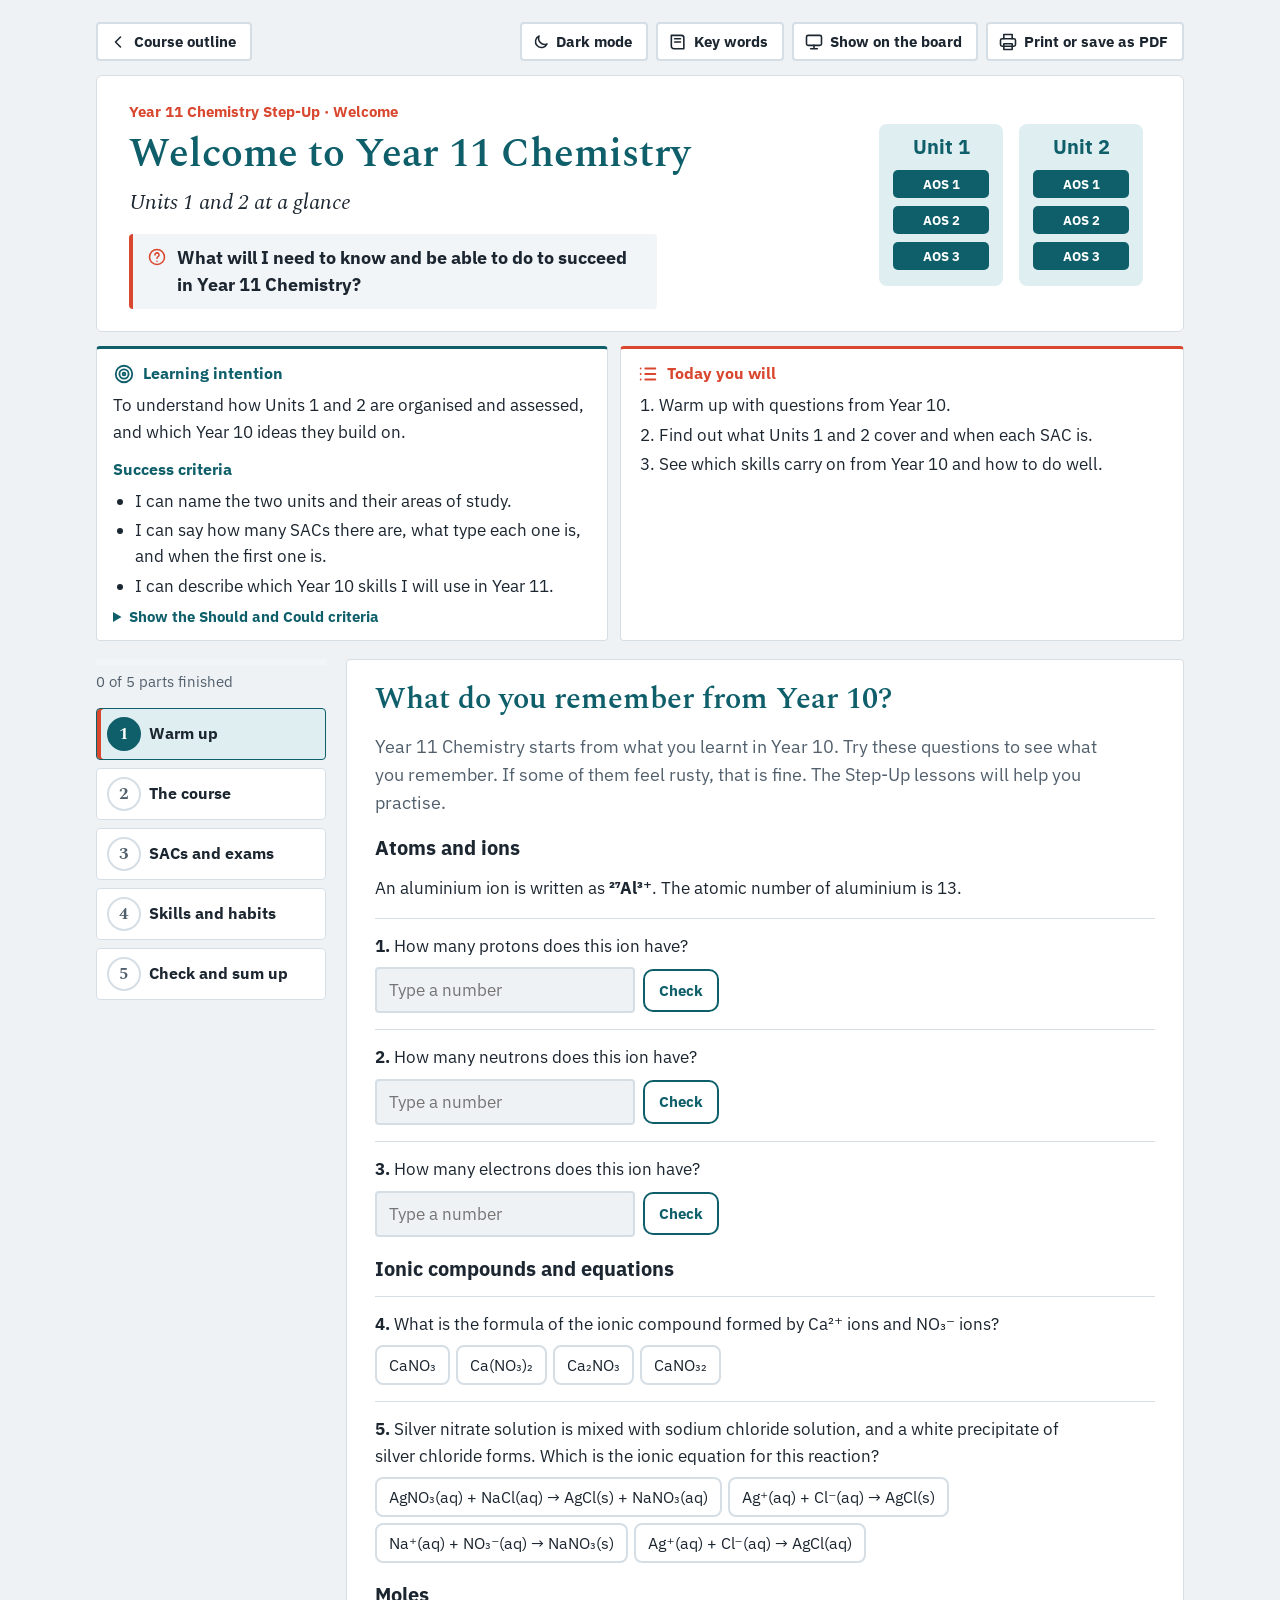
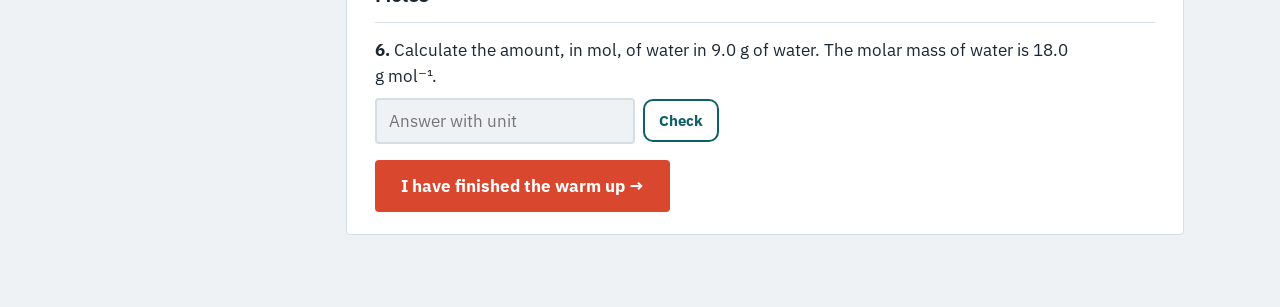
<file: stepup/welcome/index.html>
<!doctype html>
<html lang="en-AU"><head><meta charset="utf-8"><meta name="viewport" content="width=device-width,initial-scale=1,viewport-fit=cover"><meta name="robots" content="noindex,nofollow"><title>Welcome to Year 11 Chemistry</title>
<link rel="preconnect" href="https://fonts.googleapis.com"><link rel="preconnect" href="https://fonts.gstatic.com" crossorigin>
<link rel="stylesheet" href="https://fonts.googleapis.com/css2?family=IBM+Plex+Sans:ital,wght@0,400;0,600;0,700;1,400&family=Spectral:ital,wght@0,400;0,600;1,400&display=swap">
<link rel="stylesheet" href="../assets/lesson.css?v=7"><link rel="stylesheet" href="../../assets/y11-print.css?v=1"><style>.inrow{display:flex;gap:8px;flex-wrap:wrap;align-items:center}.ans{font:inherit;font-size:17px;border:2px solid var(--line);border-radius:4px;padding:8px 12px;width:min(260px,100%);background:var(--bg);color:var(--ink)}.reveal{margin-top:2px}.q p{max-width:70ch}.panel h3{margin-top:4px}.panel ul{margin:0;padding-left:22px;display:grid;gap:6px;max-width:70ch}.card span{font-size:16px}.ptable td:first-child{white-space:normal}.hero::after{content:none}.fig{overflow-x:auto}.fig svg{min-width:620px}</style><script src="../../assets/theme.js?v=1"></script><link rel="icon" type="image/svg+xml" href="../../favicon.svg"><link rel="icon" type="image/png" sizes="32x32" href="../../favicon-32.png"><link rel="apple-touch-icon" href="../../apple-touch-icon.png"></head>
<body><main class="wrap"><header class="head" id="head"></header>
<div class="lbody"><div class="lmain"><section class="panel" id="p-warmup" hidden><div class="phead"><h2>What do you remember from Year 10?</h2></div>
<p class="lead">Year 11 Chemistry starts from what you learnt in Year 10. Try these questions to see what you remember. If some of them feel rusty, that is fine. The Step-Up lessons will help you practise.</p>
<h3>Atoms and ions</h3>
<p>An aluminium ion is written as <b>²⁷Al³⁺</b>. The atomic number of aluminium is 13.</p>
<div class="q numq" data-num="13" data-unit="" data-hint="The atomic number is the number of protons."><p><b>1.</b> How many protons does this ion have?</p><div class="inrow"><input class="ans" type="text" inputmode="decimal" autocomplete="off" aria-label="Your answer" placeholder="Type a number"> <button class="btn primary chk" type="button">Check</button></div><div class="fb" hidden></div><details class="reveal" hidden open><summary>Worked answer</summary><div>The atomic number tells us the number of protons. Aluminium is element 13, so it has <b>13 protons</b>.</div></details></div>
<div class="q numq" data-num="14" data-unit="" data-hint="Subtract the atomic number from the mass number." data-traps='{"27": "27 is the mass number. It counts protons and neutrons together."}'><p><b>2.</b> How many neutrons does this ion have?</p><div class="inrow"><input class="ans" type="text" inputmode="decimal" autocomplete="off" aria-label="Your answer" placeholder="Type a number"> <button class="btn primary chk" type="button">Check</button></div><div class="fb" hidden></div><details class="reveal" hidden open><summary>Worked answer</summary><div>Neutrons = mass number − atomic number = 27 − 13 = <b>14 neutrons</b>.</div></details></div>
<div class="q numq" data-num="10" data-unit="" data-hint="A positive charge means electrons have been lost." data-traps='{"16": "A positive ion has lost electrons, so it has fewer than 13, not more."}'><p><b>3.</b> How many electrons does this ion have?</p><div class="inrow"><input class="ans" type="text" inputmode="decimal" autocomplete="off" aria-label="Your answer" placeholder="Type a number"> <button class="btn primary chk" type="button">Check</button></div><div class="fb" hidden></div><details class="reveal" hidden open><summary>Worked answer</summary><div>A neutral aluminium atom has 13 electrons. The 3+ charge means it has lost 3 electrons, so it has 13 − 3 = <b>10 electrons</b>.</div></details></div>
<h3>Ionic compounds and equations</h3>
<div class="q mcq"><p><b>4.</b> What is the formula of the ionic compound formed by Ca²⁺ ions and NO₃⁻ ions?</p><div class="opts"><button class="opt" type="button" data-why="The charges do not balance. One Ca²⁺ needs two NO₃⁻ ions.">CaNO₃</button><button class="opt" type="button" data-right>Ca(NO₃)₂</button><button class="opt" type="button" data-why="This has two calcium ions and one nitrate ion, so the charges do not balance.">Ca₂NO₃</button><button class="opt" type="button" data-why="A polyatomic ion needs brackets around it when there is more than one.">CaNO₃₂</button></div><div class="fb" hidden></div><details class="reveal" hidden open><summary>Worked answer</summary><div>The charges must add up to zero. Ca²⁺ has a charge of 2+, and each NO₃⁻ has a charge of 1−, so we need two nitrate ions. Brackets go around the polyatomic ion: <b>Ca(NO₃)₂</b>.</div></details></div>
<div class="q mcq"><p><b>5.</b> Silver nitrate solution is mixed with sodium chloride solution, and a white precipitate of silver chloride forms. Which is the ionic equation for this reaction?</p><div class="opts"><button class="opt" type="button" data-why="That is the full equation. An ionic equation leaves out the spectator ions.">AgNO₃(aq) + NaCl(aq) → AgCl(s) + NaNO₃(aq)</button><button class="opt" type="button" data-right>Ag⁺(aq) + Cl⁻(aq) → AgCl(s)</button><button class="opt" type="button" data-why="Sodium nitrate is soluble. Na⁺ and NO₃⁻ are the spectator ions.">Na⁺(aq) + NO₃⁻(aq) → NaNO₃(s)</button><button class="opt" type="button" data-why="A precipitate is a solid, so its state is (s).">Ag⁺(aq) + Cl⁻(aq) → AgCl(aq)</button></div><div class="fb" hidden></div><details class="reveal" hidden open><summary>Worked answer</summary><div>Only the silver ions and the chloride ions react to form the solid precipitate. The sodium ions and nitrate ions stay dissolved, so they are spectator ions and are left out. The ionic equation is <b>Ag⁺(aq) + Cl⁻(aq) → AgCl(s)</b>.</div></details></div>
<h3>Moles</h3>
<div class="q numq" data-num="0.5" data-unit="mol" data-hint="Use n = m over M." data-traps='{"162": "You multiplied. The amount is the mass divided by the molar mass."}'><p><b>6.</b> Calculate the amount, in mol, of water in 9.0 g of water. The molar mass of water is 18.0 g mol⁻¹.</p><div class="inrow"><input class="ans" type="text" inputmode="decimal" autocomplete="off" aria-label="Your answer" placeholder="Answer with unit"> <button class="btn primary chk" type="button">Check</button></div><div class="fb" hidden></div><details class="reveal" hidden open><summary>Worked answer</summary><div><i>n</i> = <span class="frac"><span><i>m</i></span><span><i>M</i></span></span> = <span class="frac"><span>9.0 g</span><span>18.0 g mol⁻¹</span></span> = <b>0.50 mol</b><br>Here <i>n</i> is the amount in mol, <i>m</i> is the mass in g and <i>M</i> is the molar mass in g mol⁻¹.</div></details></div>
<button class="finish" type="button" data-finish="warmup">I have finished the warm up</button></section>
<section class="panel" id="p-course" hidden><div class="phead"><h2>What Year 11 Chemistry covers</h2></div><div class="steps">
<div class="step"><h3>How the course is organised</h3>
<p>Year 11 Chemistry is made up of <b>Unit 1</b> and <b>Unit 2</b> of VCE Chemistry. Unit 1 runs from the start of Term 1 until the middle of Term 2. Unit 2 runs from Term 2 until the end of the year.</p>
<p>Each unit is built around a big question and is split into three <b>areas of study</b>, often shortened to AOS. Each area of study has a list of key knowledge you need to learn, and each one ends with a SAC.</p>
<p>Your Unit 1 and 2 results are not part of your Year 12 study score. Everything you learn this year is assumed knowledge in Units 3 and 4, though, so the work you do now sets you up for Year 12.</p></div>

<div class="step"><h3>Unit 1</h3>
<p>The big question for Unit 1 is <i>How can the diversity of materials be explained?</i> Unit 1 looks at why different materials behave so differently. You will see how the bonding inside a substance explains its properties, then learn to count particles using the mole.</p>
<table class="ptable"><thead><tr><th>Area of study</th><th>What you will learn</th><th>When</th></tr></thead><tbody><tr><td>AOS 1<br>Materials</td><td>How bonding and structure explain the properties of covalent, molecular and ionic substances. You will separate mixtures by chromatography and identify ions by precipitation.</td><td>Term 1, Weeks 1 to 5</td></tr><tr><td>AOS 2<br>Quantifying and classifying</td><td>The mole and Avogadro's constant, empirical formulas, hydrocarbons and how to name them, functional groups and polymers.</td><td>Term 1 Week 6 to Term 2 Week 2</td></tr><tr><td>AOS 3<br>Research investigation</td><td>You research a question about how chemistry can help build a more sustainable future.</td><td>Term 2, Weeks 1 to 3</td></tr></tbody></table></div>

<div class="step"><h3>Unit 2</h3>
<p>The big question for Unit 2 is <i>How do chemical reactions shape the natural world?</i> Unit 2 looks at the reactions that happen in water, from acids and bases to redox. You will then learn how chemists measure exactly how much of a chemical is present.</p>
<table class="ptable"><thead><tr><th>Area of study</th><th>What you will learn</th><th>When</th></tr></thead><tbody><tr><td>AOS 1<br>Water, acids and redox</td><td>The special properties of water, acids and bases, redox reactions and galvanic cells.</td><td>Term 2, then the start of Term 3</td></tr><tr><td>AOS 3<br>Investigation</td><td>Investigation skills, then you plan, run and write up your own investigation of an aluminium–air cell.</td><td>Term 3, Weeks 2 to 6</td></tr><tr><td>AOS 2<br>Measuring and analysing</td><td>Concentration, solubility, titrations, gases, and analysing ions using light.</td><td>Term 3 Week 6 to Term 4 Week 2</td></tr></tbody></table>
<p class="note">In Unit 2, the investigation (AOS 3) runs before AOS 2.</p></div>

<div class="step"><h3>The year at a glance</h3>
<p>This chart shows the whole year week by week. Each colour is one area of study. The yellow circles marked S show the weeks with a SAC.</p>
<figure class="fig"><svg viewBox="0 0 700 288" role="img" aria-label="Year at a glance. Step-Up is two weeks. Term 1 is Unit 1 Area of Study 1, then Area of Study 2 with its SAC in Week 6. Term 2 has the research investigation, then Unit 2 Area of Study 1, the Unit 1 exams from Week 6 to 8, then more Area of Study 1. Term 3 finishes Area of Study 1, runs the investigation in Weeks 2 to 6, then Area of Study 2. Term 4 finishes Area of Study 2 with its SAC in Week 3, then revision and the Unit 2 exams."><g font-family="IBM Plex Sans,system-ui,sans-serif"><text x="106.0" y="14" text-anchor="middle" font-size="12" style="fill:var(--muted)">Wk 1</text><text x="162.0" y="14" text-anchor="middle" font-size="12" style="fill:var(--muted)">Wk 2</text><text x="218.0" y="14" text-anchor="middle" font-size="12" style="fill:var(--muted)">Wk 3</text><text x="274.0" y="14" text-anchor="middle" font-size="12" style="fill:var(--muted)">Wk 4</text><text x="330.0" y="14" text-anchor="middle" font-size="12" style="fill:var(--muted)">Wk 5</text><text x="386.0" y="14" text-anchor="middle" font-size="12" style="fill:var(--muted)">Wk 6</text><text x="442.0" y="14" text-anchor="middle" font-size="12" style="fill:var(--muted)">Wk 7</text><text x="498.0" y="14" text-anchor="middle" font-size="12" style="fill:var(--muted)">Wk 8</text><text x="554.0" y="14" text-anchor="middle" font-size="12" style="fill:var(--muted)">Wk 9</text><text x="610.0" y="14" text-anchor="middle" font-size="12" style="fill:var(--muted)">Wk 10</text><text x="666.0" y="14" text-anchor="middle" font-size="12" style="fill:var(--muted)">Wk 11</text><text x="0" y="60" font-size="14" font-weight="700" style="fill:var(--ink)">Step-Up</text><rect x="80" y="38" width="108" height="38" rx="6" fill="#7a8793"/><text x="134.0" y="60" text-anchor="middle" font-size="13" font-weight="700" fill="#fff">Step-Up</text><text x="0" y="110" font-size="14" font-weight="700" style="fill:var(--ink)">Term 1</text><rect x="80" y="88" width="276" height="38" rx="6" fill="#0a7f8f"/><text x="218.0" y="110" text-anchor="middle" font-size="13" font-weight="700" fill="#fff">U1 AOS 1</text><rect x="360" y="88" width="220" height="38" rx="6" fill="#6d3fc7"/><text x="470.0" y="110" text-anchor="middle" font-size="13" font-weight="700" fill="#fff">U1 AOS 2</text><circle cx="404" cy="87" r="7" fill="#ffe08a" stroke="#1c2630" stroke-width="1.5"/><text x="404" y="90.5" text-anchor="middle" font-size="10" font-weight="700" fill="#1c2630">S</text><text x="0" y="160" font-size="14" font-weight="700" style="fill:var(--ink)">Term 2</text><rect x="80" y="138" width="108" height="38" rx="6" fill="#c2336f"/><text x="134.0" y="160" text-anchor="middle" font-size="13" font-weight="700" fill="#fff">U1 AOS 3</text><rect x="192" y="138" width="164" height="38" rx="6" fill="#1f7a3d"/><text x="274.0" y="160" text-anchor="middle" font-size="13" font-weight="700" fill="#fff">U2 AOS 1</text><rect x="360" y="138" width="164" height="38" rx="6" fill="#52606d"/><text x="442.0" y="160" text-anchor="middle" font-size="13" font-weight="700" fill="#fff">Unit 1 exam</text><rect x="528" y="138" width="164" height="38" rx="6" fill="#1f7a3d"/><text x="610.0" y="160" text-anchor="middle" font-size="13" font-weight="700" fill="#fff">U2 AOS 1</text><circle cx="236" cy="137" r="7" fill="#ffe08a" stroke="#1c2630" stroke-width="1.5"/><text x="236" y="140.5" text-anchor="middle" font-size="10" font-weight="700" fill="#1c2630">S</text><text x="0" y="210" font-size="14" font-weight="700" style="fill:var(--ink)">Term 3</text><rect x="80" y="188" width="52" height="38" rx="6" fill="#1f7a3d"/><rect x="136" y="188" width="276" height="38" rx="6" fill="#d9472f"/><text x="274.0" y="210" text-anchor="middle" font-size="13" font-weight="700" fill="#fff">U2 AOS 3</text><rect x="416" y="188" width="220" height="38" rx="6" fill="#9a6a00"/><text x="526.0" y="210" text-anchor="middle" font-size="13" font-weight="700" fill="#fff">U2 AOS 2</text><circle cx="236" cy="187" r="7" fill="#ffe08a" stroke="#1c2630" stroke-width="1.5"/><text x="236" y="190.5" text-anchor="middle" font-size="10" font-weight="700" fill="#1c2630">S</text><circle cx="404" cy="187" r="7" fill="#ffe08a" stroke="#1c2630" stroke-width="1.5"/><text x="404" y="190.5" text-anchor="middle" font-size="10" font-weight="700" fill="#1c2630">S</text><text x="0" y="260" font-size="14" font-weight="700" style="fill:var(--ink)">Term 4</text><rect x="80" y="238" width="108" height="38" rx="6" fill="#9a6a00"/><text x="134.0" y="260" text-anchor="middle" font-size="13" font-weight="700" fill="#fff">U2 AOS 2</text><rect x="192" y="238" width="276" height="38" rx="6" fill="#52606d"/><text x="330.0" y="260" text-anchor="middle" font-size="13" font-weight="700" fill="#fff">Unit 2 exam</text><circle cx="236" cy="237" r="7" fill="#ffe08a" stroke="#1c2630" stroke-width="1.5"/><text x="236" y="240.5" text-anchor="middle" font-size="10" font-weight="700" fill="#1c2630">S</text></g></svg><figcaption>Unit 1 exams are in Term 2, Weeks 6 to 8. Unit 2 exams start in Term 4, Week 6. The exact exam days will be confirmed later.</figcaption></figure>
<div class="task"><span class="lab">Your task</span><span>Decide which area of study each topic belongs to, then press Check my answers.</span></div>
<div class="cardset"><div class="cards"><div class="card" data-right="u1a2"><p>Naming hydrocarbons such as butane and propene</p><select aria-label="My answer for this card"><option value="">Choose&hellip;</option><option value="u1a1">Unit 1 AOS 1 · Materials</option><option value="u1a2">Unit 1 AOS 2 · Quantifying and classifying</option><option value="u1a3">Unit 1 AOS 3 · Research investigation</option><option value="u2a1">Unit 2 AOS 1 · Water, acids and redox</option><option value="u2a2">Unit 2 AOS 2 · Measuring and analysing</option><option value="u2a3">Unit 2 AOS 3 · Investigation</option></select><div class="why">Unit 1 AOS 2. Naming organic compounds is part of classifying materials.</div></div><div class="card" data-right="u2a2"><p>Finding the concentration of an acid by titration</p><select aria-label="My answer for this card"><option value="">Choose&hellip;</option><option value="u1a1">Unit 1 AOS 1 · Materials</option><option value="u1a2">Unit 1 AOS 2 · Quantifying and classifying</option><option value="u1a3">Unit 1 AOS 3 · Research investigation</option><option value="u2a1">Unit 2 AOS 1 · Water, acids and redox</option><option value="u2a2">Unit 2 AOS 2 · Measuring and analysing</option><option value="u2a3">Unit 2 AOS 3 · Investigation</option></select><div class="why">Unit 2 AOS 2. Titrations measure how much of a chemical is in a solution.</div></div><div class="card" data-right="u1a1"><p>Separating the dyes in an ink by chromatography</p><select aria-label="My answer for this card"><option value="">Choose&hellip;</option><option value="u1a1">Unit 1 AOS 1 · Materials</option><option value="u1a2">Unit 1 AOS 2 · Quantifying and classifying</option><option value="u1a3">Unit 1 AOS 3 · Research investigation</option><option value="u2a1">Unit 2 AOS 1 · Water, acids and redox</option><option value="u2a2">Unit 2 AOS 2 · Measuring and analysing</option><option value="u2a3">Unit 2 AOS 3 · Investigation</option></select><div class="why">Unit 1 AOS 1. Chromatography separates substances because of differences in their polarity and bonding.</div></div><div class="card" data-right="u2a1"><p>Building a galvanic cell that produces electricity</p><select aria-label="My answer for this card"><option value="">Choose&hellip;</option><option value="u1a1">Unit 1 AOS 1 · Materials</option><option value="u1a2">Unit 1 AOS 2 · Quantifying and classifying</option><option value="u1a3">Unit 1 AOS 3 · Research investigation</option><option value="u2a1">Unit 2 AOS 1 · Water, acids and redox</option><option value="u2a2">Unit 2 AOS 2 · Measuring and analysing</option><option value="u2a3">Unit 2 AOS 3 · Investigation</option></select><div class="why">Unit 2 AOS 1. Galvanic cells use redox reactions.</div></div><div class="card" data-right="u1a3"><p>Researching how chemistry can make a process more sustainable</p><select aria-label="My answer for this card"><option value="">Choose&hellip;</option><option value="u1a1">Unit 1 AOS 1 · Materials</option><option value="u1a2">Unit 1 AOS 2 · Quantifying and classifying</option><option value="u1a3">Unit 1 AOS 3 · Research investigation</option><option value="u2a1">Unit 2 AOS 1 · Water, acids and redox</option><option value="u2a2">Unit 2 AOS 2 · Measuring and analysing</option><option value="u2a3">Unit 2 AOS 3 · Investigation</option></select><div class="why">Unit 1 AOS 3. This is the research investigation.</div></div><div class="card" data-right="u2a3"><p>Planning and running your own experiment with an aluminium–air cell</p><select aria-label="My answer for this card"><option value="">Choose&hellip;</option><option value="u1a1">Unit 1 AOS 1 · Materials</option><option value="u1a2">Unit 1 AOS 2 · Quantifying and classifying</option><option value="u1a3">Unit 1 AOS 3 · Research investigation</option><option value="u2a1">Unit 2 AOS 1 · Water, acids and redox</option><option value="u2a2">Unit 2 AOS 2 · Measuring and analysing</option><option value="u2a3">Unit 2 AOS 3 · Investigation</option></select><div class="why">Unit 2 AOS 3. This is the investigation where you collect your own data.</div></div></div><div style="margin-top:12px"><button class="btn primary checkall" type="button">Check my answers</button></div><div class="fb info" hidden style="margin-top:10px"></div></div></div>
</div>
<button class="finish" type="button" data-finish="course" data-needsteps hidden>I have finished The course</button></section>
<section class="panel" id="p-sacs" hidden><div class="phead"><h2>SACs and exams</h2></div>
<p class="lead">A SAC is a school-assessed coursework task. There is one SAC for each area of study, so there are six SACs across the year. There is also an exam at the end of each unit.</p>
<table class="ptable"><thead><tr><th>Task</th><th>Type</th><th>When (2027)</th></tr></thead><tbody><tr><td>U1 AOS 1 SAC</td><td>Written SAC in class</td><td>Tue 2 March (Term 1, Week 6)</td></tr><tr><td>U1 AOS 2 SAC</td><td>Written SAC in class</td><td>Tue 27 April (Term 2, Week 3)</td></tr><tr><td>U1 AOS 3 SAC</td><td>Research investigation</td><td>Due Fri 30 April (Term 2, Week 3)</td></tr><tr><td>Unit 1 exam</td><td>Exam on all of Unit 1</td><td>Exam period from Term 2, Week 7</td></tr><tr><td>U2 AOS 1 SAC</td><td>Written SAC in class</td><td>Tue 27 July (Term 3, Week 3)</td></tr><tr><td>U2 AOS 3 SAC</td><td>Investigation you adapt or design, with a written report</td><td>Due Fri 20 August (Term 3, Week 6)</td></tr><tr><td>U2 AOS 2 SAC</td><td>Written SAC in class</td><td>Tue 19 October (Term 4, Week 3)</td></tr><tr><td>Unit 2 exam</td><td>Exam on all of Unit 2</td><td>Exam period from Term 4, Week 6</td></tr></tbody></table>
<h3>The three types of SAC</h3>
<div class="cards">
<div class="card"><p>Written SAC</p><span>You do it in class under test conditions. It has multiple-choice and short-answer questions, including calculations. It can test any key knowledge from that area of study, so revise all of it, not only the parts you like.</span></div>
<div class="card"><p>Research investigation</p><span>You research a question about chemistry and sustainability, use reliable sources, and present what you find in the format your teacher sets.</span></div>
<div class="card"><p>Investigation</p><span>You adapt or design an experiment, collect your own data, and write a report that analyses and evaluates your results.</span></div>
</div>
<div class="task"><span class="lab">Plan ahead</span><span>The first SAC is on Tuesday 2 March, only five weeks into Term 1. Write all the SAC dates in your diary or calendar today.</span></div>
<div class="q numq" data-num="6" data-unit="" data-hint="Count the rows, then take away the exams." data-traps='{"8": "Two of the eight tasks are exams, not SACs."}'><p><b>Quick check.</b> How many tasks in the table are SACs, and not exams?</p><div class="inrow"><input class="ans" type="text" inputmode="decimal" autocomplete="off" aria-label="Your answer" placeholder="Type a number"> <button class="btn primary chk" type="button">Check</button></div><div class="fb" hidden></div><details class="reveal" hidden open><summary>Worked answer</summary><div>There are eight tasks in the table. Two of them are exams, so <b>6</b> are SACs, one for each area of study.</div></details></div>
<button class="finish" type="button" data-finish="sacs">I have finished SACs and exams</button></section>
<section class="panel" id="p-skills" hidden><div class="phead"><h2>Skills and habits for Year 11</h2></div>
<p class="lead">The questions in the warm up were not random. Each one uses a Year 10 idea that comes back in Year 11.</p>
<h3>What you bring from Year 10</h3>
<table class="ptable"><thead><tr><th>Year 10 topic</th><th>Where it comes back in Year 11</th></tr></thead><tbody>
<tr><td>Atomic structure, isotopes and ions</td><td>Chapter 1, and all the bonding work in Unit 1 AOS 1. You used this in warm up questions 1 to 3.</td></tr>
<tr><td>Ionic compounds and ionic equations</td><td>Precipitation in Term 1, Weeks 4 and 5, then acids and redox in Unit 2. You used this in questions 4 and 5.</td></tr>
<tr><td>Moles and stoichiometry</td><td>Step-Up lessons 5 and 6, then Chapter 6 and every calculation topic after it. You used this in question 6.</td></tr>
</tbody></table>
<h3>What is new in Year 11</h3>
<p>Some topics will be completely new to you. These include the shapes and polarity of molecules, the forces between molecules, chromatography, naming organic compounds, acids and bases, redox reactions and cells, concentration calculations with <i>n</i> = <i>cV</i>, gases and titrations.</p>
<h3>Skills you will use all year</h3>
<p>Every Step-Up lesson practises one skill that Year 11 Chemistry assumes you have. You will use them in almost every topic.</p>
<table class="ptable"><thead><tr><th>Skill</th><th>Step-Up lesson</th></tr></thead><tbody>
<tr><td>Converting units</td><td><a href="../lesson-1/">Lesson 1: Unit conversions</a></td></tr>
<tr><td>Rounding to significant figures</td><td><a href="../lesson-2/">Lesson 2: Significant figures and rounding</a></td></tr>
<tr><td>Rearranging formulas</td><td><a href="../lesson-3/">Lesson 3: Rearranging equations</a></td></tr>
<tr><td>Writing balanced equations with states</td><td><a href="../lesson-4/">Lesson 4: Balancing equations</a></td></tr>
<tr><td>Converting mass to moles</td><td><a href="../lesson-5/">Lesson 5: Mass and moles</a></td></tr>
<tr><td>Mass to mass calculations</td><td><a href="../lesson-6/">Lesson 6: Mass to mass stoichiometry</a></td></tr>
<tr><td>Judging accuracy, precision and validity</td><td><a href="../lesson-7/">Lesson 7: Accuracy, precision and validity</a></td></tr>
<tr><td>Reading graphs</td><td><a href="../lesson-8/">Lesson 8: Interpreting graphs</a></td></tr>
</tbody></table>
<h3>Answer the question that is asked</h3>
<p>Each question starts with a command word that tells you what kind of answer to give. Getting this right is an easy way to earn marks.</p>
<table class="ptable"><thead><tr><th>Command word</th><th>What it asks you to do</th></tr></thead><tbody>
<tr><td>State or identify</td><td>Give one fact or one point. No reason is needed.</td></tr>
<tr><td>Describe</td><td>Say what something is like or what happens.</td></tr>
<tr><td>Explain</td><td>Say why or how something happens, and link the cause to the chemistry.</td></tr>
<tr><td>Calculate</td><td>Show each line of working, and give the answer with a unit and the right number of significant figures.</td></tr>
</tbody></table>
<div class="worked"><span class="line"><b>State one property of ionic compounds.</b></span><span class="line">They have high melting points.</span><span class="why">One point is enough for a "state" question.</span></div>
<div class="worked"><span class="line"><b>Explain why molten sodium chloride conducts electricity.</b></span><span class="line">When sodium chloride melts, its ions are free to move. Moving ions can carry charge through the liquid, so it conducts electricity.</span><span class="why">An "explain" answer gives the reason and links it to the particles.</span></div>
<h3>How to do well this year</h3>
<ul>
<li>Bring your textbook to every lesson.</li>
<li>Do the chapter questions every week, not the night before a SAC.</li>
<li>On lesson pages, try each question before you open the worked answer.</li>
<li>Ask for help as soon as something does not make sense. Topics build on each other, so a gap early on grows later.</li>
<li>Start revising at the beginning of each area of study, not the week of the SAC.</li>
<li>Use the <a href="../../">course outline</a> to see what is coming up each week and to find lesson materials.</li>
</ul>
<button class="finish" type="button" data-finish="skills">I have finished Skills and habits</button></section>
<section class="panel" id="p-check" hidden><div class="phead"><h2>Show what you know</h2></div>
<p class="lead">Choose one answer for each question. You will see the worked answer straight away.</p>
<div class="q mcq"><p><b>1.</b> How many SACs are there across Units 1 and 2?</p><div class="opts"><button class="opt" type="button" data-why="There are three SACs in each unit, so count both units.">3</button><button class="opt" type="button" data-right>6</button><button class="opt" type="button" data-why="There are eight tasks altogether, but two of them are exams.">8</button><button class="opt" type="button" data-why="Each unit has three areas of study, and each one has a SAC.">4</button></div><div class="fb" hidden></div><details class="reveal" hidden open><summary>Worked answer</summary><div>Each unit has three areas of study, and each area of study has one SAC. That makes <b>6 SACs</b>, plus two exams.</div></details></div>
<div class="q mcq"><p><b>2.</b> When is the first SAC?</p><div class="opts"><button class="opt" type="button" data-why="Term 1 starts with five weeks of learning before the first SAC.">Term 1, Week 1</button><button class="opt" type="button" data-right>Term 1, Week 6</button><button class="opt" type="button" data-why="That is when the Unit 1 AOS 2 SAC and the research investigation are due.">Term 2, Week 3</button><button class="opt" type="button" data-why="The first SAC comes much earlier than that.">At the end of Term 2</button></div><div class="fb" hidden></div><details class="reveal" hidden open><summary>Worked answer</summary><div>The Unit 1 AOS 1 SAC is on Tuesday 2 March, in <b>Term 1, Week 6</b>.</div></details></div>
<div class="q mcq"><p><b>3.</b> In which task do you plan and run your own experiment?</p><div class="opts"><button class="opt" type="button" data-why="In the research investigation you research a question using sources. You do not collect your own data.">Unit 1 AOS 3 research investigation</button><button class="opt" type="button" data-right>Unit 2 AOS 3 investigation</button><button class="opt" type="button" data-why="A written SAC is done in class under test conditions.">Unit 1 AOS 1 written SAC</button><button class="opt" type="button" data-why="An exam tests what you know. It is not an experiment.">The Unit 1 exam</button></div><div class="fb" hidden></div><details class="reveal" hidden open><summary>Worked answer</summary><div>In the <b>Unit 2 AOS 3 investigation</b> you adapt or design an experiment with an aluminium–air cell, collect your own data and write a report.</div></details></div>
<div class="q mcq"><p><b>4.</b> Which Year 10 skill will you use in Chapter 6 and in every calculation topic after it?</p><div class="opts"><button class="opt" type="button" data-right>Calculating amounts in moles</button><button class="opt" type="button" data-why="That is biology, not chemistry.">Drawing food webs</button><button class="opt" type="button" data-why="That is new in Year 11, in Unit 1 AOS 2.">Naming organic compounds</button><button class="opt" type="button" data-why="Pie charts are not used in Year 11 Chemistry.">Plotting pie charts</button></div><div class="fb" hidden></div><details class="reveal" hidden open><summary>Worked answer</summary><div>Mole calculations from Year 10, such as <i>n</i> = <span class="frac"><span><i>m</i></span><span><i>M</i></span></span>, are the starting point for Chapter 6 and for every calculation topic after it.</div></details></div>
<div class="q mcq"><p><b>5.</b> A 2-mark question says: Explain why molten sodium chloride conducts electricity. Which answer is best?</p><div class="opts"><button class="opt" type="button" data-why="This states a fact, but it does not say why the liquid conducts.">It is ionic.</button><button class="opt" type="button" data-right>When it melts, its ions are free to move, so they can carry charge through the liquid.</button><button class="opt" type="button" data-why="This is true, but it does not answer the question.">Sodium chloride has a high melting point.</button><button class="opt" type="button" data-why="A substance does not contain electricity. Moving charged particles carry the charge.">It contains electricity.</button></div><div class="fb" hidden></div><details class="reveal" hidden open><summary>Worked answer</summary><div>An "explain" answer gives the reason and links it to the particles. <b>The ions are free to move when molten, so they can carry charge.</b></div></details></div>
<div class="q mcq"><p><b>6.</b> Which formula will be new to most students in Year 11?</p><div class="opts"><button class="opt" type="button" data-why="You learnt this in Year 10."><i>n</i> = <span class="frac"><span><i>m</i></span><span><i>M</i></span></span></button><button class="opt" type="button" data-right><i>n</i> = <i>cV</i></button><button class="opt" type="button" data-why="You met this in earlier years.">density = <span class="frac"><span>mass</span><span>volume</span></span></button><button class="opt" type="button" data-why="This is a physics formula from earlier years.">speed = <span class="frac"><span>distance</span><span>time</span></span></button></div><div class="fb" hidden></div><details class="reveal" hidden open><summary>Worked answer</summary><div><b><i>n</i> = <i>cV</i></b> links the amount of a chemical to the concentration and volume of a solution. You will learn it in Unit 2 AOS 2.</div></details></div>
<p class="fb info" id="score" hidden></p>
<h2 style="margin-top:10px">Back to the goal</h2>
<p class="lead">Look back at the success criteria from the start of the lesson. Be honest about where you are.</p>
<div id="goalcheck"></div>
<div class="q"><p><b>The key question.</b> What will you need to know and be able to do to succeed in Year 11 Chemistry? Answer in two or three sentences.</p><textarea aria-label="My answer to the key question"></textarea>
<details class="reveal"><summary>Compare with a model answer</summary><div>I need to learn the key knowledge for six areas of study across Units 1 and 2, and be ready for six SACs and two exams, starting in Week 6 of Term 1. I need to use my Year 10 skills, such as writing ionic equations and doing mole calculations, and practise skills like unit conversions and rearranging formulas. I also need to work every week and answer each question the way its command word asks.</div></details></div>
<div class="q"><p><b>Your question.</b> Write one question you have about Year 11 Chemistry. Share it with your teacher.</p><textarea aria-label="My question about Year 11 Chemistry"></textarea></div>
<button class="finish" type="button" data-finish="check">I have finished the lesson</button>
<div class="fb ok" id="endmsg" hidden><b>Welcome lesson finished.</b><div class="endnav"><a href="../lesson-1/">Go to lesson 1: Unit conversions</a><a href="../../">Back to the course outline</a></div></div></section></div></div>
</main>
<script>window.LESSON={"key": "11che-stepup-welcome-v1", "num": "", "eyebrow": "Year 11 Chemistry Step-Up · Welcome", "title": "Welcome to Year 11 Chemistry", "sub": "Units 1 and 2 at a glance", "kq": "What will I need to know and be able to do to succeed in Year 11 Chemistry?", "li": "To understand how Units 1 and 2 are organised and assessed, and which Year 10 ideas they build on.", "steps": ["Warm up with questions from Year 10.", "Find out what Units 1 and 2 cover and when each SAC is.", "See which skills carry on from Year 10 and how to do well."], "must": ["I can name the two units and their areas of study.", "I can say how many SACs there are, what type each one is, and when the first one is.", "I can describe which Year 10 skills I will use in Year 11."], "more": ["Should: I can match a Year 11 topic to its area of study.", "Should: I can tell the difference between a “state” answer and an “explain” answer.", "Could: I can plan when I will start revising for each SAC."], "parts": [["warmup", "Warm up"], ["course", "The course"], ["sacs", "SACs and exams"], ["skills", "Skills and habits"], ["check", "Check and sum up"]], "words": [["area of study (AOS)", "One section of a unit. Each unit has three areas of study, and each one ends with a SAC."], ["SAC", "A school-assessed coursework task. It is marked by your school and reported for each area of study."], ["key knowledge", "The list of ideas you need to learn for an area of study."], ["research investigation", "The Unit 1 AOS 3 SAC. You research a question using reliable sources."], ["investigation", "The Unit 2 AOS 3 SAC. You adapt or design an experiment and collect your own data."], ["command word", "The word at the start of a question, such as state or explain, that tells you what kind of answer to give."], ["spectator ion", "An ion that is in the solution but does not take part in the reaction."], ["amount (n)", "The number of particles measured in moles (mol)."]], "watch": [["Familiar does not mean easy.", "Some early topics sound like Year 10, but Year 11 asks you to explain them in more depth."], ["The first SAC comes early.", "It is in Term 1, Week 6, so start revising from Week 1."], ["An explain question needs a reason.", "Stating a fact is not enough. Say why or how, and link it to the particles."], ["Year 10 skills are assumed.", "Mole calculations and ionic equations are used straight away, so practise them now."]], "art": "<svg class=\"art\" viewBox=\"0 0 280 190\" role=\"img\" aria-label=\"Two cards for Unit 1 and Unit 2, each with three areas of study\"><g font-family=\"IBM Plex Sans,system-ui,sans-serif\" font-weight=\"700\"><g><rect x=\"8\" y=\"14\" width=\"124\" height=\"162\" rx=\"8\" fill=\"#fff\"/><text x=\"70\" y=\"44\" text-anchor=\"middle\" font-size=\"20\" fill=\"#05453a\">Unit 1</text><g><rect width=\"0\" height=\"0\"/><rect x=\"22\" y=\"60\" width=\"96\" height=\"28\" rx=\"5\" fill=\"#ffe08a\"/><text x=\"70\" y=\"79\" text-anchor=\"middle\" font-size=\"13\" fill=\"#05453a\">AOS 1</text></g><g><rect width=\"0\" height=\"0\"/><rect x=\"22\" y=\"96\" width=\"96\" height=\"28\" rx=\"5\" fill=\"#ffe08a\"/><text x=\"70\" y=\"115\" text-anchor=\"middle\" font-size=\"13\" fill=\"#05453a\">AOS 2</text></g><g><rect width=\"0\" height=\"0\"/><rect x=\"22\" y=\"132\" width=\"96\" height=\"28\" rx=\"5\" fill=\"#ffe08a\"/><text x=\"70\" y=\"151\" text-anchor=\"middle\" font-size=\"13\" fill=\"#05453a\">AOS 3</text></g></g><g><rect x=\"148\" y=\"14\" width=\"124\" height=\"162\" rx=\"8\" fill=\"#fff\"/><text x=\"210\" y=\"44\" text-anchor=\"middle\" font-size=\"20\" fill=\"#05453a\">Unit 2</text><g><rect width=\"0\" height=\"0\"/><rect x=\"162\" y=\"60\" width=\"96\" height=\"28\" rx=\"5\" fill=\"#ffe08a\"/><text x=\"210\" y=\"79\" text-anchor=\"middle\" font-size=\"13\" fill=\"#05453a\">AOS 1</text></g><g><rect width=\"0\" height=\"0\"/><rect x=\"162\" y=\"96\" width=\"96\" height=\"28\" rx=\"5\" fill=\"#ffe08a\"/><text x=\"210\" y=\"115\" text-anchor=\"middle\" font-size=\"13\" fill=\"#05453a\">AOS 2</text></g><g><rect width=\"0\" height=\"0\"/><rect x=\"162\" y=\"132\" width=\"96\" height=\"28\" rx=\"5\" fill=\"#ffe08a\"/><text x=\"210\" y=\"151\" text-anchor=\"middle\" font-size=\"13\" fill=\"#05453a\">AOS 3</text></g></g></g></svg>"};</script><script src="../assets/lesson.js?v=7"></script><script src="../../assets/qrcode.js"></script><script src="../../assets/y11-print.js?v=1"></script></body></html>
</file>
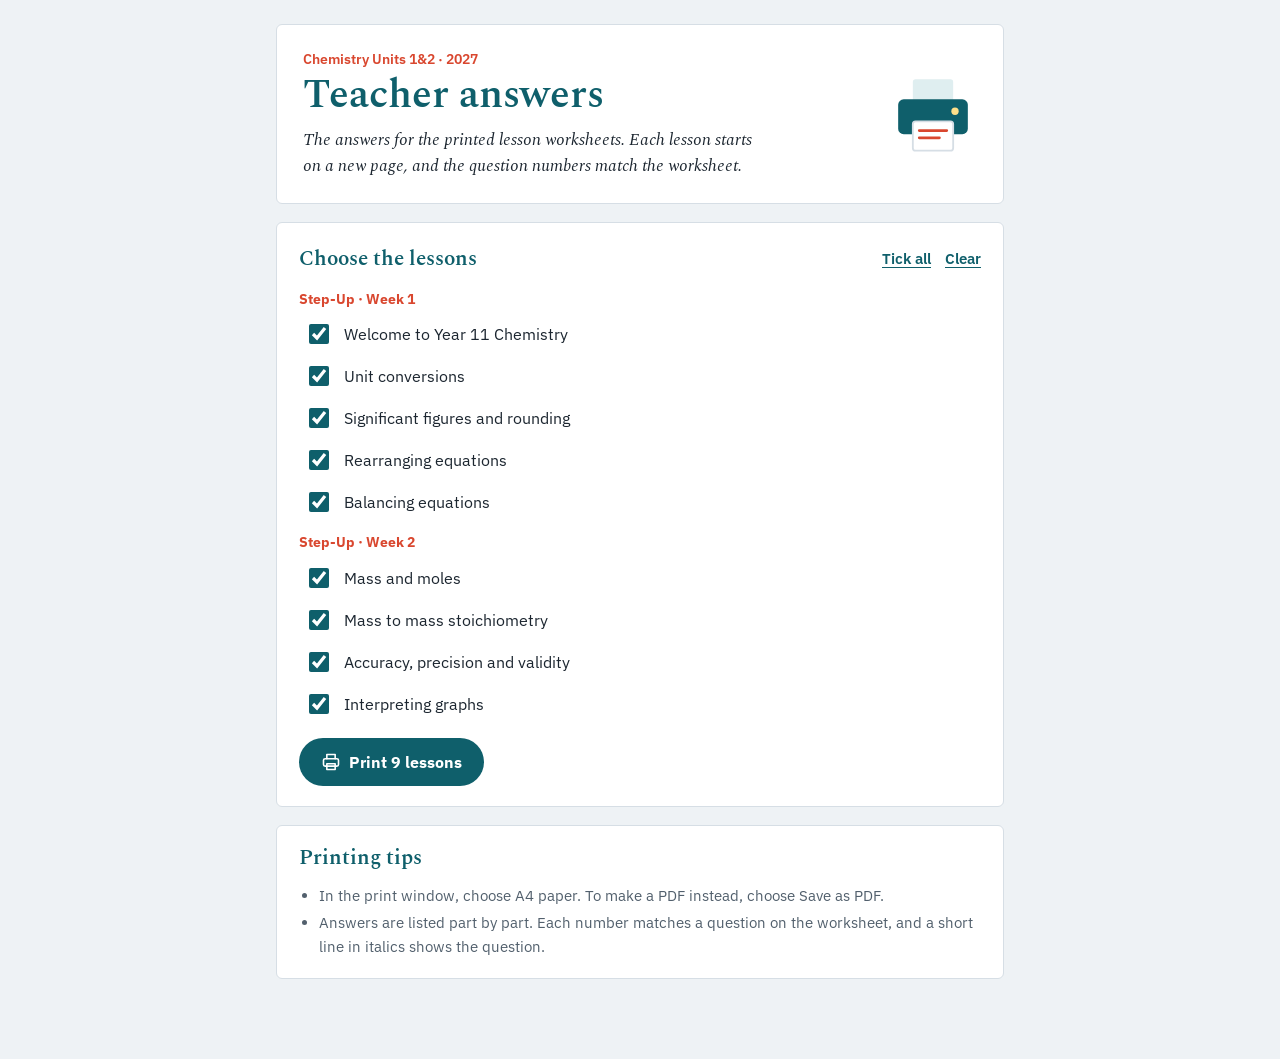
<file: answers.html>
<!doctype html>
<html lang="en-AU" data-theme="light">
<head>
<meta charset="utf-8">
<meta name="viewport" content="width=device-width,initial-scale=1">
<meta name="robots" content="noindex">
<title>Teacher answers</title>
<link rel="preconnect" href="https://fonts.googleapis.com">
<link rel="preconnect" href="https://fonts.gstatic.com" crossorigin>
<link rel="stylesheet" href="https://fonts.googleapis.com/css2?family=IBM+Plex+Sans:ital,wght@0,400;0,600;0,700;1,400&family=Spectral:ital,wght@0,400;0,600;1,400&display=swap">
<link rel="stylesheet" href="stepup/assets/lesson.css?v=6">
<link rel="stylesheet" href="assets/y11-print.css?v=1">
<style>
body{margin:0;background:var(--bg);color:var(--ink)}
.pg{max-width:760px;margin:0 auto;padding:24px 16px 80px;display:grid;gap:18px}
.back{display:inline-flex;align-items:center;gap:6px;justify-self:start;min-height:44px;padding:0 16px 0 10px;border-radius:999px;border:2px solid var(--line);background:var(--surface);color:var(--ink);font-weight:700;font-size:15px;text-decoration:none}
.back:hover{border-color:var(--muted)}
.hero2{background:var(--surface);border:1px solid var(--line);border-radius:6px;padding:24px 26px;display:flex;gap:20px;align-items:center;justify-content:space-between;position:relative;overflow:hidden}
.hero2 .ey{color:var(--acc2);font-weight:600;font-size:14px}
.hero2 h1{color:var(--acc);font-weight:600;margin-top:2px}
.hero2 p{margin-top:8px;color:var(--ink);font-family:var(--display);font-style:italic;font-size:17px;max-width:50ch}
.hero2 svg{flex:none;width:88px;height:88px}
.box{background:var(--surface);border:1px solid var(--line);border-radius:6px;padding:20px 22px;display:grid;gap:14px}
.box h2{color:var(--acc);font-weight:600;font-size:21px}
.bar{display:flex;flex-wrap:wrap;gap:10px;align-items:center;justify-content:space-between}
.links{display:flex;gap:14px}
.links button{appearance:none;background:none;border:0;padding:4px 0;font-weight:600;font-size:15px;color:var(--acc);text-decoration:underline;text-underline-offset:3px;cursor:pointer}
.grp{border:0;margin:0;padding:0;display:grid;gap:2px}
.grp+.grp{margin-top:10px}
.grp legend{font-size:14px;font-weight:700;color:var(--acc2);padding:0;margin-bottom:4px}
.row{display:flex;gap:12px;align-items:center;padding:7px 6px;border-radius:4px;cursor:pointer;font-size:16px}
.row:hover{background:var(--tint)}
.row input{width:20px;height:20px;accent-color:var(--acc);flex:none}
.go{appearance:none;min-height:48px;padding:0 22px;border-radius:999px;border:0;background:var(--acc);color:var(--on-acc);font-weight:700;font-size:16px;cursor:pointer;display:inline-flex;align-items:center;gap:8px}
.go:disabled{opacity:.55;cursor:default}
.muted,.status{color:var(--muted);font-size:15px;margin:0}
.tips{margin:0;padding-left:20px;color:var(--muted);font-size:15px;display:grid;gap:4px}
#stack{display:none}
@media print{.pg{display:none!important}#stack{display:block}}
</style>
<link rel="icon" type="image/svg+xml" href="favicon.svg"><link rel="icon" type="image/png" sizes="32x32" href="favicon-32.png"><link rel="apple-touch-icon" href="apple-touch-icon.png"></head>
<body data-mode="answers">
<main class="pg">
  <header class="hero2">
    <div>
      <div class="ey">Chemistry Units 1&amp;2 · 2027</div>
      <h1>Teacher answers</h1>
      <p>The answers for the printed lesson worksheets. Each lesson starts on a new page, and the question numbers match the worksheet.</p>
    </div>
    <svg viewBox="0 0 96 96" aria-hidden="true"><rect x="26" y="10" width="44" height="26" rx="3" fill="#dfeef0"/><rect x="10" y="32" width="76" height="38" rx="6" fill="#0f5f6b"/><circle cx="72" cy="45" r="4" fill="#ffe08a"/><rect x="26" y="56" width="44" height="32" rx="3" fill="#fff" stroke="#d6dee5" stroke-width="2"/><path d="M33 66h30M33 74h22" stroke="#d9472f" stroke-width="3" stroke-linecap="round"/></svg>
  </header>
  <section class="box" aria-labelledby="pickHead">
    <div class="bar"><h2 id="pickHead">Choose the lessons</h2><div class="links"><button type="button" id="allBtn">Tick all</button><button type="button" id="noneBtn">Clear</button></div></div>
    <div id="lessonList"><p class="muted">Loading the lesson list…</p></div>
    <div class="bar">
      <button class="go" id="printGo" type="button" disabled><svg class="ico" viewBox="0 0 24 24" aria-hidden="true"><path d="M7 8V3h10v5"/><rect x="3" y="8" width="18" height="9" rx="2"/><path d="M7 14h10v7H7z"/></svg> Print</button>
      <p class="status" id="status" aria-live="polite"></p>
    </div>
  </section>
  <section class="box">
    <h2>Printing tips</h2>
    <ul class="tips">
      <li>In the print window, choose A4 paper. To make a PDF instead, choose Save as PDF.</li>
      <li>Answers are listed part by part. Each number matches a question on the worksheet, and a short line in italics shows the question.</li>
    </ul>
  </section>
</main>
<div id="frames" aria-hidden="true"></div>
<div id="stack"></div>
<script src="assets/qrcode.js"></script>
<script src="assets/y11-print.js?v=1"></script>
<script src="assets/y11-print-pages.js?v=1"></script>
</body>
</html>
</file>
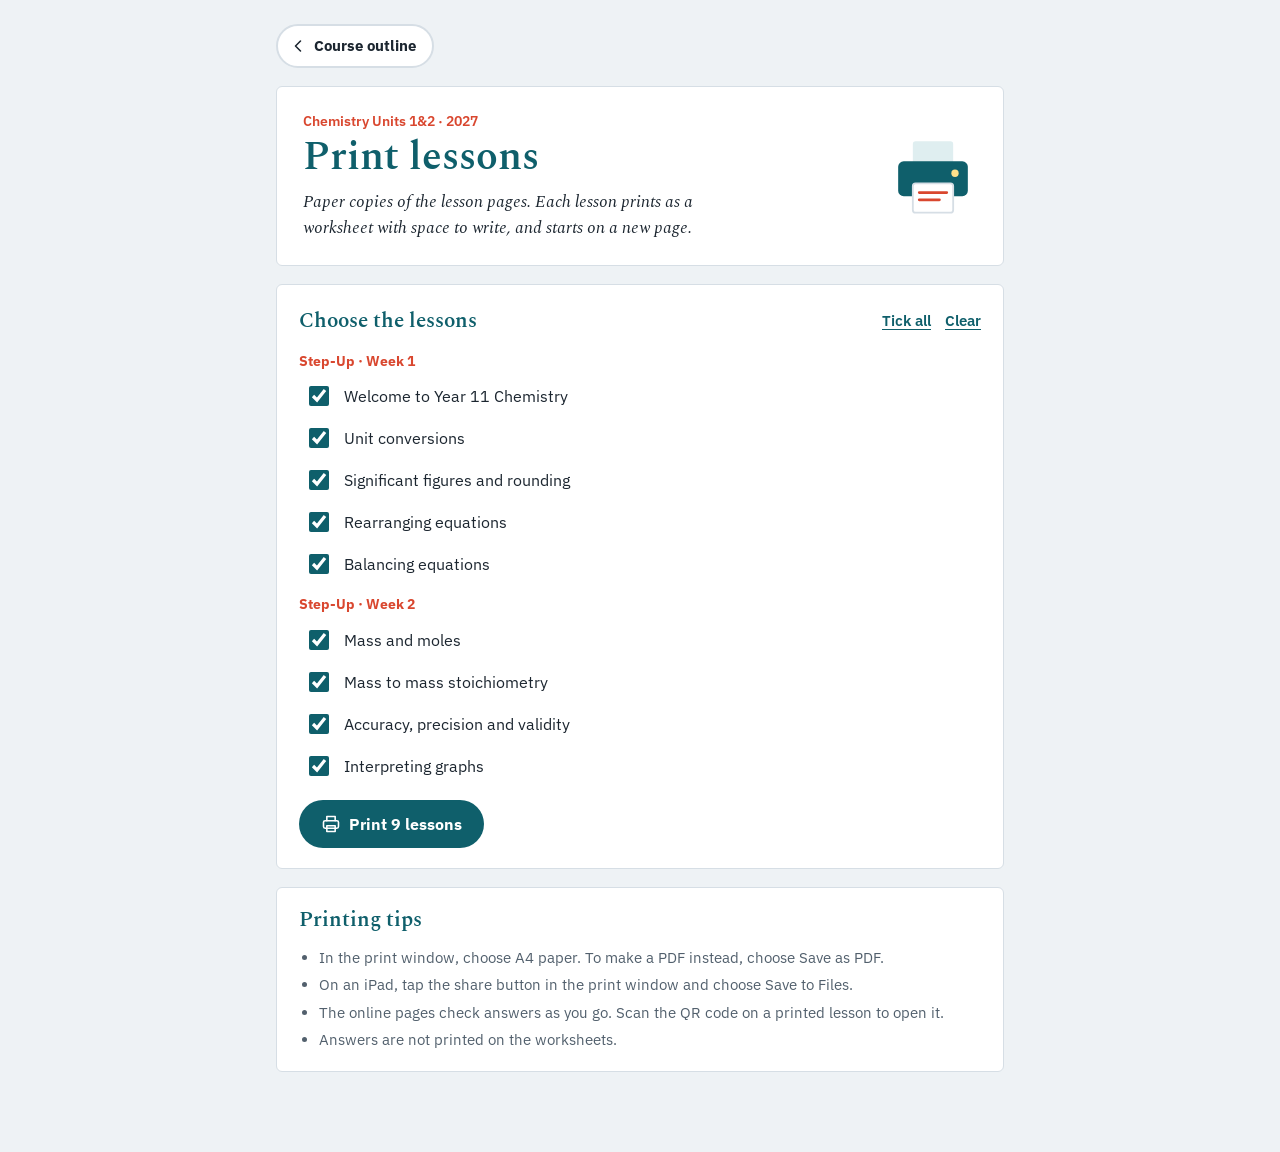
<file: print.html>
<!doctype html>
<html lang="en-AU" data-theme="light">
<head>
<meta charset="utf-8">
<meta name="viewport" content="width=device-width,initial-scale=1">
<meta name="robots" content="noindex">
<title>Print lessons</title>
<link rel="preconnect" href="https://fonts.googleapis.com">
<link rel="preconnect" href="https://fonts.gstatic.com" crossorigin>
<link rel="stylesheet" href="https://fonts.googleapis.com/css2?family=IBM+Plex+Sans:ital,wght@0,400;0,600;0,700;1,400&family=Spectral:ital,wght@0,400;0,600;1,400&display=swap">
<link rel="stylesheet" href="stepup/assets/lesson.css?v=6">
<link rel="stylesheet" href="assets/y11-print.css?v=1">
<style>
body{margin:0;background:var(--bg);color:var(--ink)}
.pg{max-width:760px;margin:0 auto;padding:24px 16px 80px;display:grid;gap:18px}
.back{display:inline-flex;align-items:center;gap:6px;justify-self:start;min-height:44px;padding:0 16px 0 10px;border-radius:999px;border:2px solid var(--line);background:var(--surface);color:var(--ink);font-weight:700;font-size:15px;text-decoration:none}
.back:hover{border-color:var(--muted)}
.hero2{background:var(--surface);border:1px solid var(--line);border-radius:6px;padding:24px 26px;display:flex;gap:20px;align-items:center;justify-content:space-between;position:relative;overflow:hidden}
.hero2 .ey{color:var(--acc2);font-weight:600;font-size:14px}
.hero2 h1{color:var(--acc);font-weight:600;margin-top:2px}
.hero2 p{margin-top:8px;color:var(--ink);font-family:var(--display);font-style:italic;font-size:17px;max-width:50ch}
.hero2 svg{flex:none;width:88px;height:88px}
.box{background:var(--surface);border:1px solid var(--line);border-radius:6px;padding:20px 22px;display:grid;gap:14px}
.box h2{color:var(--acc);font-weight:600;font-size:21px}
.bar{display:flex;flex-wrap:wrap;gap:10px;align-items:center;justify-content:space-between}
.links{display:flex;gap:14px}
.links button{appearance:none;background:none;border:0;padding:4px 0;font-weight:600;font-size:15px;color:var(--acc);text-decoration:underline;text-underline-offset:3px;cursor:pointer}
.grp{border:0;margin:0;padding:0;display:grid;gap:2px}
.grp+.grp{margin-top:10px}
.grp legend{font-size:14px;font-weight:700;color:var(--acc2);padding:0;margin-bottom:4px}
.row{display:flex;gap:12px;align-items:center;padding:7px 6px;border-radius:4px;cursor:pointer;font-size:16px}
.row:hover{background:var(--tint)}
.row input{width:20px;height:20px;accent-color:var(--acc);flex:none}
.go{appearance:none;min-height:48px;padding:0 22px;border-radius:999px;border:0;background:var(--acc);color:var(--on-acc);font-weight:700;font-size:16px;cursor:pointer;display:inline-flex;align-items:center;gap:8px}
.go:disabled{opacity:.55;cursor:default}
.muted,.status{color:var(--muted);font-size:15px;margin:0}
.tips{margin:0;padding-left:20px;color:var(--muted);font-size:15px;display:grid;gap:4px}
#stack{display:none}
@media print{.pg{display:none!important}#stack{display:block}}
</style>
<link rel="icon" type="image/svg+xml" href="favicon.svg"><link rel="icon" type="image/png" sizes="32x32" href="favicon-32.png"><link rel="apple-touch-icon" href="apple-touch-icon.png"></head>
<body data-mode="student">
<main class="pg">
  <a class="back" href="./"><svg class="ico" viewBox="0 0 24 24" aria-hidden="true"><path d="M15 6l-6 6 6 6"/></svg>Course outline</a>
  <header class="hero2">
    <div>
      <div class="ey">Chemistry Units 1&amp;2 · 2027</div>
      <h1>Print lessons</h1>
      <p>Paper copies of the lesson pages. Each lesson prints as a worksheet with space to write, and starts on a new page.</p>
    </div>
    <svg viewBox="0 0 96 96" aria-hidden="true"><rect x="26" y="10" width="44" height="26" rx="3" fill="#dfeef0"/><rect x="10" y="32" width="76" height="38" rx="6" fill="#0f5f6b"/><circle cx="72" cy="45" r="4" fill="#ffe08a"/><rect x="26" y="56" width="44" height="32" rx="3" fill="#fff" stroke="#d6dee5" stroke-width="2"/><path d="M33 66h30M33 74h22" stroke="#d9472f" stroke-width="3" stroke-linecap="round"/></svg>
  </header>
  <section class="box" aria-labelledby="pickHead">
    <div class="bar"><h2 id="pickHead">Choose the lessons</h2><div class="links"><button type="button" id="allBtn">Tick all</button><button type="button" id="noneBtn">Clear</button></div></div>
    <div id="lessonList"><p class="muted">Loading the lesson list…</p></div>
    <div class="bar">
      <button class="go" id="printGo" type="button" disabled><svg class="ico" viewBox="0 0 24 24" aria-hidden="true"><path d="M7 8V3h10v5"/><rect x="3" y="8" width="18" height="9" rx="2"/><path d="M7 14h10v7H7z"/></svg> Print</button>
      <p class="status" id="status" aria-live="polite"></p>
    </div>
  </section>
  <section class="box">
    <h2>Printing tips</h2>
    <ul class="tips">
      <li>In the print window, choose A4 paper. To make a PDF instead, choose Save as PDF.</li>
      <li>On an iPad, tap the share button in the print window and choose Save to Files.</li>
      <li>The online pages check answers as you go. Scan the QR code on a printed lesson to open it.</li>
      <li>Answers are not printed on the worksheets.</li>
    </ul>
  </section>
</main>
<div id="frames" aria-hidden="true"></div>
<div id="stack"></div>
<script src="assets/qrcode.js"></script>
<script src="assets/y11-print.js?v=1"></script>
<script src="assets/y11-print-pages.js?v=1"></script>
</body>
</html>
</file>
<file: stepup/assets/lesson.css>
:root{--bg:#eef2f5;--surface:#ffffff;--ink:#1c2630;--muted:#52606d;--faint:#7a8793;--line:#d6dee5;--tint:#f2f5f8;--acc:#0f5f6b;--acc2:#d9472f;--on-acc:#ffffff;--leaf:#0f5f6b;--leaf-soft:#dfeef0;--sdg:#0f5f6b;--sdg-soft:#dfeef0;--amber:#b23a24;--amber-soft:#fce8e3;--pink:#c2336f;--pink-soft:#fde3ee;--purple:#6d3fc7;--purple-soft:#ece3fb;--teal:#0a7f8f;--teal-soft:#d7f1f4;--orange:#d9472f;--orange-soft:#fce8e3;--good:#1f7a3d;--good-soft:#dff2e5;--bad:#b3261e;--bad-soft:#fbe2df;--display:"Spectral",Georgia,serif;--body:"IBM Plex Sans",system-ui,sans-serif}
@media (prefers-color-scheme:dark){:root:not([data-theme="light"]){--bg:#151d26;--surface:#1e2934;--ink:#eef3f6;--muted:#aab7c3;--faint:#8593a0;--line:#33424f;--tint:#25333f;--acc:#5cc8cc;--acc2:#ff7d61;--on-acc:#10202a;--leaf:#5cc8cc;--leaf-soft:#1f3c43;--sdg:#5cc8cc;--sdg-soft:#1f3c43;--amber:#ff9c84;--amber-soft:#43281f;--pink:#ff8fbd;--pink-soft:#4a2540;--purple:#c2a6ff;--purple-soft:#36295e;--teal:#5ed6e6;--teal-soft:#1d3f4a;--orange:#ff7d61;--orange-soft:#43281f;--good:#7fd69a;--good-soft:#163222;--bad:#ff9a92;--bad-soft:#3d1c1a;color-scheme:dark}}
:root[data-theme="dark"]{--bg:#151d26;--surface:#1e2934;--ink:#eef3f6;--muted:#aab7c3;--faint:#8593a0;--line:#33424f;--tint:#25333f;--acc:#5cc8cc;--acc2:#ff7d61;--on-acc:#10202a;--leaf:#5cc8cc;--leaf-soft:#1f3c43;--sdg:#5cc8cc;--sdg-soft:#1f3c43;--amber:#ff9c84;--amber-soft:#43281f;--pink:#ff8fbd;--pink-soft:#4a2540;--purple:#c2a6ff;--purple-soft:#36295e;--teal:#5ed6e6;--teal-soft:#1d3f4a;--orange:#ff7d61;--orange-soft:#43281f;--good:#7fd69a;--good-soft:#163222;--bad:#ff9a92;--bad-soft:#3d1c1a;color-scheme:dark}
*{box-sizing:border-box}
html{color-scheme:light}
body{margin:0;background:var(--bg);color:var(--ink);font-family:var(--body);font-size:17px;line-height:1.55}
[hidden]{display:none!important}
.wrap{max-width:1120px;margin:0 auto;padding-left:max(16px,env(safe-area-inset-left,0px));padding-right:max(16px,env(safe-area-inset-right,0px));padding-block:22px 72px;display:grid;gap:18px}
h1,h2,h3{font-family:var(--display);line-height:1.15;text-wrap:balance;margin:0}
h1{font-size:clamp(28px,4.6vw,40px)}h2{font-size:24px}h3{font-size:20px}
p{margin:0}a{color:var(--leaf)}button{font:inherit;color:inherit}
:focus-visible{outline:3px solid var(--sdg);outline-offset:2px}
img{max-width:100%}
.ico{width:20px;height:20px;fill:none;stroke:currentColor;stroke-width:1.9;stroke-linecap:round;stroke-linejoin:round;flex:none}
.head{display:grid;gap:14px}
.toprow{display:flex;justify-content:space-between;align-items:center;gap:12px;flex-wrap:wrap}
.toolbtns{display:flex;gap:8px;flex-wrap:wrap}
.tbtn{appearance:none;border:2px solid var(--line);background:var(--surface);border-radius:999px;padding:6px 14px 6px 10px;font-size:15px;font-weight:700;cursor:pointer;display:inline-flex;gap:6px;align-items:center}
.tbtn:hover{border-color:var(--muted)}
.hero{border-radius:22px;background:linear-gradient(115deg,#05453a 0%,#0a6b55 45%,#12808a 100%);color:#fff;display:grid;grid-template-columns:minmax(0,1fr) auto;gap:14px;align-items:center;padding:24px clamp(18px,3vw,32px) 22px;overflow:hidden}
.hero h1{color:#fff}
.hero .txt{display:grid;gap:8px;align-content:center}
.hero .eyebrow{font-size:15px;font-weight:700;opacity:.92}
.hero .sub{font-family:var(--display);color:#ffe08a;font-size:22px;font-weight:600}
.hero .kq{display:flex;gap:10px;align-items:flex-start;font-size:18px;font-weight:700;background:rgba(255,255,255,.14);border-radius:14px;padding:10px 14px;margin-top:6px;max-width:48ch}
.hero .kq .ico{color:#ffe08a;margin-top:3px}
.hero .art{width:min(280px,32vw);height:auto}
@media (max-width:680px){.hero{grid-template-columns:1fr}.hero .art{width:200px;justify-self:end;margin-top:-6px}}
.hgrid{display:grid;grid-template-columns:minmax(0,1fr) minmax(0,1.1fr);gap:12px}
@media (max-width:680px){.hgrid{grid-template-columns:1fr}}
.hbox{background:var(--surface);border:1px solid var(--line);border-top:6px solid var(--orange);border-radius:16px;padding:12px 16px;display:grid;gap:6px;align-content:start;min-width:0}
.hbox+.hbox{border-top-color:var(--sdg)}
.hbox .lab{display:flex;align-items:center;gap:8px;font-size:16px;font-weight:700;color:var(--ink)}
.hbox:nth-child(1) .lab{color:var(--orange)}.hbox:nth-child(2) .lab{color:var(--sdg)}
.hbox .lab svg{width:22px;height:22px;fill:none;stroke:currentColor;stroke-width:2;stroke-linecap:round;stroke-linejoin:round}
.hbox ol,.hbox ul{margin:0;padding-left:22px;display:grid;gap:3px}
.hbox details summary{cursor:pointer;color:var(--leaf);font-weight:700;font-size:15px}
.hbox details ul{margin-top:6px}
.prog{display:grid;gap:6px}
.pbar{height:12px;background:var(--tint);border-radius:999px;overflow:hidden}
.pbar i{display:block;height:100%;background:linear-gradient(90deg,var(--teal),var(--leaf),#f5b73c);width:0;transition:width .3s}
.pmeta{display:flex;justify-content:space-between;font-size:14.5px;color:var(--muted);gap:10px;flex-wrap:wrap}
.tabs{display:flex;gap:8px;overflow-x:auto;padding-bottom:2px}
.tab{appearance:none;border:2px solid var(--line);background:var(--surface);border-radius:14px;padding:8px 14px 8px 10px;cursor:pointer;display:flex;align-items:center;gap:8px;min-width:max-content;transition:transform .15s;text-align:left}
.tab:hover{transform:translateY(-2px)}
.tab .ti{width:34px;height:34px;border-radius:50%;background:var(--tcs);color:var(--tc);display:grid;place-items:center;flex:none}
.tab .ti svg{width:20px;height:20px;fill:none;stroke:currentColor;stroke-width:2.1;stroke-linecap:round;stroke-linejoin:round}
.tab .tt{display:grid;line-height:1.2}
.tab .tt b{font-size:15.5px}.tab .tt span{font-size:13px;color:var(--muted);font-weight:700}
.tab[aria-selected="true"]{border-color:var(--tc);background:var(--tcs)}
.tab[aria-selected="true"] .ti{background:var(--tc);color:var(--surface)}
.tab.done .tt b::after{content:" \2713";color:var(--good)}
.tab[data-part=warmup]{--tc:var(--pink);--tcs:var(--pink-soft)}
.tab[data-part=learn]{--tc:var(--sdg);--tcs:var(--sdg-soft)}
.tab[data-part=practise]{--tc:var(--purple);--tcs:var(--purple-soft)}
.tab[data-part=check]{--tc:var(--leaf);--tcs:var(--leaf-soft)}
.panel{background:var(--surface);border:1px solid var(--line);border-top-width:8px;border-radius:22px;padding:22px clamp(16px,3vw,28px);display:grid;gap:16px;box-shadow:0 6px 20px rgba(30,40,70,.07)}
#p-warmup{border-top-color:var(--pink)}#p-learn{border-top-color:var(--sdg)}#p-practise{border-top-color:var(--purple)}#p-check{border-top-color:var(--leaf)}
.phead{display:flex;align-items:center;justify-content:space-between;gap:14px}
.phead h2{font-size:clamp(24px,3.4vw,30px)}
.phead svg{width:120px;height:auto;flex:none}
@media (max-width:560px){.phead svg{width:76px}}
.lead{font-size:18px;color:var(--muted);max-width:66ch}
.task{border-radius:14px;background:var(--amber-soft);border-left:6px solid var(--amber);padding:12px 16px;display:grid;gap:4px;max-width:70ch}
.task .lab{font-size:15px;font-weight:700}
.finish{justify-self:start;appearance:none;border:0;background:var(--leaf);color:var(--surface);font-weight:700;border-radius:999px;padding:13px 26px;cursor:pointer;font-size:17px;box-shadow:0 4px 12px rgba(15,138,95,.28)}
.finish::after{content:" \2192"}
.finish:hover{filter:brightness(1.08)}
.btn{appearance:none;border:2px solid var(--line);background:var(--surface);border-radius:10px;padding:8px 14px;font-weight:700;cursor:pointer;font-size:15px}
.btn:hover{border-color:var(--muted)}
.btn.primary{border-color:var(--leaf);color:var(--leaf)}
.btn:disabled{opacity:.45;cursor:default}
.btn[aria-pressed="true"]{border-color:var(--pink);background:var(--pink-soft)}
.note{font-size:15px;color:var(--muted)}
textarea{width:100%;min-height:76px;border:2px solid var(--line);border-radius:10px;padding:10px 12px;font:inherit;font-size:16px;background:var(--bg);color:var(--ink);resize:vertical}
select{font:inherit;font-size:15.5px;border:2px solid var(--line);border-radius:8px;padding:7px 10px;background:var(--bg);color:var(--ink);max-width:100%}
.fb{border-radius:10px;padding:10px 14px;font-size:15.5px;display:grid;gap:4px}
.fb.ok{background:var(--good-soft)}.fb.ok b{color:var(--good)}
.fb.no{background:var(--bad-soft)}.fb.no b{color:var(--bad)}
.fb.info{background:var(--sdg-soft)}
.tscroll{overflow-x:auto}
.ptable{width:100%;border-collapse:collapse;font-size:16px}
.ptable th{text-align:left;font-size:14px;font-weight:700;color:var(--muted);padding:6px 8px;border-bottom:2px solid var(--line)}
.ptable td{padding:8px;border-bottom:1px solid var(--line);vertical-align:top}
.ptable td:first-child{font-weight:700;color:var(--leaf);white-space:nowrap}
.cards{display:grid;grid-template-columns:repeat(auto-fit,minmax(250px,1fr));gap:10px}
.card{border:2px solid var(--line);border-radius:16px;padding:12px 14px;display:grid;gap:8px;align-content:start;background:var(--surface)}
.card p{font-size:17px;font-weight:700}
.card.ok{border-color:var(--good);background:var(--good-soft)}
.card.no{border-color:var(--bad);background:var(--bad-soft)}
.card .why{font-size:15px}
.card select{width:100%;margin-bottom:4px}
.steps{display:grid;gap:14px}
.step{display:grid;gap:12px}
.steplab{font-size:14px;font-weight:700;color:var(--muted)}
.stepnav{display:flex;justify-content:space-between;align-items:center;gap:10px;flex-wrap:wrap;border-top:1px solid var(--line);padding-top:12px}
.dots{display:flex;gap:6px}.dots i{width:10px;height:10px;border-radius:50%;background:var(--line)}.dots i.on{background:var(--sdg)}
.defbox{border-left:4px solid var(--leaf);background:var(--leaf-soft);border-radius:0 10px 10px 0;padding:10px 14px;max-width:70ch}
.worked{display:grid;gap:8px;background:var(--tint);border-radius:12px;padding:12px 16px;max-width:72ch}
.worked .line{display:block;font-size:18px}
.worked .why{font-size:15px;color:var(--muted)}
.frac{display:inline-flex;flex-direction:column;align-items:center;vertical-align:middle;margin:0 4px;font-size:.95em;line-height:1.25}
.frac>span:first-child{border-bottom:1.5px solid currentColor;padding:0 4px}
.frac>span:last-child{padding:0 4px}
.fig{margin:0;border:1px solid var(--line);border-radius:14px;padding:12px 14px;display:grid;gap:8px;background:var(--surface)}
.fig svg{width:100%;height:auto;display:block}
.fig figcaption{font-size:15.5px;color:var(--muted);max-width:70ch}
svg .tx{fill:var(--ink);font-family:var(--body);font-size:14px}
svg .tm{fill:var(--muted)}svg .tb{font-weight:700}
svg .bx{fill:var(--sdg-soft);stroke:var(--sdg);stroke-width:2}
svg .gx{fill:var(--leaf-soft);stroke:var(--leaf);stroke-width:2}
svg .ln{stroke:var(--muted);stroke-width:2;fill:none}
svg .ah{fill:var(--muted)}
svg .up{stroke:var(--orange);stroke-width:2.4;fill:none}svg .upf{fill:var(--orange)}
svg .dn{stroke:var(--teal);stroke-width:2.4;fill:none}svg .dnf{fill:var(--teal)}
svg .ot{fill:var(--orange);font-family:var(--body);font-size:15px;font-weight:700}
svg .tt2{fill:var(--teal);font-family:var(--body);font-size:15px;font-weight:700}
details.extend{border:2px dashed var(--line);border-radius:14px;padding:10px 14px}
details.extend>summary{cursor:pointer;font-weight:700;color:var(--sdg)}
details.extend[open]{display:grid;gap:10px}
details.reveal summary{cursor:pointer;color:var(--leaf);font-weight:700;font-size:15px}
details.reveal>div{margin-top:8px;font-size:16px;line-height:1.9}
.topics{display:flex;flex-wrap:wrap;gap:8px}
.topic{appearance:none;border:2px solid var(--line);background:var(--surface);border-radius:999px;padding:7px 14px;font-weight:700;cursor:pointer;font-size:15px}
.topic[aria-pressed="true"]{border-color:var(--purple);background:var(--purple-soft);color:var(--purple)}
.q{display:grid;gap:8px;border-top:1px solid var(--line);padding-top:14px}
.q:first-of-type{border-top:0;padding-top:0}
.opts{display:flex;flex-wrap:wrap;gap:6px}
.opt{appearance:none;border:2px solid var(--line);background:var(--surface);border-radius:8px;padding:6px 12px;cursor:pointer;font-size:15.5px}
.opt[aria-pressed="true"]{border-color:var(--ink);background:var(--tint);font-weight:700}
.opt.right{border-color:var(--good);background:var(--good-soft)}
.opt.wrong{border-color:var(--bad);background:var(--bad-soft)}
.scrim{position:fixed;inset:0;background:rgb(0 0 0/.35);z-index:20}
.drawer{position:fixed;top:0;right:0;bottom:0;width:min(400px,100%);background:var(--surface);border-left:1px solid var(--line);z-index:21;padding:calc(18px + env(safe-area-inset-top,0px)) max(18px,env(safe-area-inset-right,0px)) calc(18px + env(safe-area-inset-bottom,0px)) 18px;overflow-y:auto;display:grid;gap:12px;align-content:start}
.drawer dl{margin:0;display:grid;gap:10px}
.drawer dt{font-weight:700;color:var(--leaf)}
.drawer dd{margin:0;font-size:15.5px}
.drawer .rm{background:var(--amber-soft);border-radius:10px;padding:10px 12px;font-size:15px;display:grid;gap:4px}
.drawer .rm b{color:var(--amber)}
.x{appearance:none;border:0;background:none;font-size:28px;line-height:1;cursor:pointer;color:var(--muted);justify-self:end}
.board{position:fixed;inset:0;z-index:30;background:var(--bg);display:grid;grid-template-rows:auto 1fr auto;gap:2.2vh;padding:calc(3vh + env(safe-area-inset-top,0px)) max(4vw,env(safe-area-inset-right,0px)) calc(3vh + env(safe-area-inset-bottom,0px)) max(4vw,env(safe-area-inset-left,0px));overflow:hidden}
.board h2{font-size:clamp(24px,5.4vh,56px)}
.board .bsub{font-family:var(--display);color:var(--leaf);font-size:clamp(18px,3.4vh,36px);font-weight:600}
.bgrid{display:grid;grid-template-columns:1fr 1fr;grid-auto-rows:auto;align-content:start;gap:2vh 2vw;min-height:0}
.bbox{border-radius:16px;padding:2vh 2vw;display:grid;gap:1vh;align-content:start;font-size:clamp(18px,3.8vh,40px);line-height:1.3;min-height:0}
.bbox .bl{display:flex;gap:.5em;align-items:center;font-size:.6em;font-weight:700}
.bbox .bl .ico{width:1.6em;height:1.6em}
.bbox.li{background:var(--leaf-soft)}.bbox.li .bl{color:var(--leaf)}
.bbox.kqb{background:var(--sdg-soft)}.bbox.kqb .bl{color:var(--sdg)}
.bbox.tyw{background:var(--amber-soft);grid-column:1/-1}.bbox.tyw .bl{color:var(--amber)}
.bbox ol{margin:0;padding-left:1.3em;display:grid;gap:.6vh}
.bfoot{display:flex;justify-content:space-between;gap:10px;flex-wrap:wrap}
.bsc{font-size:clamp(14px,2.4vh,24px);display:grid;gap:.5vh}
@media (max-width:640px){.bgrid{grid-template-columns:1fr}}
@media print{.side,.tabs,.toolbtns,.finish,.stepnav,.prog,.drawer,.scrim,.board{display:none!important}.panel[hidden],.step[hidden]{display:grid!important}body{background:#fff}.fig{break-inside:avoid}}
@media (prefers-reduced-motion:reduce){.pbar i,.tab{transition:none}}

.fig svg .tx{font-size:21px}.fig svg .ot{font-size:21px}

.lbody{display:grid;grid-template-columns:230px minmax(0,1fr);gap:20px;align-items:start}
.lmain{display:grid;gap:18px;min-width:0}
.side{position:sticky;top:calc(14px + env(safe-area-inset-top,0px));display:grid;gap:14px;min-width:0}
.side .tabs{flex-direction:column;overflow:visible;padding:0}
.side .tab{width:100%;min-width:0}
.side .tab:hover{transform:translateX(3px)}
@media (max-width:1000px){.lbody{grid-template-columns:190px minmax(0,1fr);gap:14px}.side .tab{padding:8px 10px}}
@media (max-width:640px){.lbody{grid-template-columns:1fr}.side{position:static}.side .tabs{flex-direction:row;overflow-x:auto}.side .tab{width:auto;min-width:max-content}}
.grow{display:grid;gap:6px;border-bottom:1px solid var(--line);padding:10px 0}
.grow p{font-weight:700}
.gopt[aria-pressed="true"]{border-color:var(--leaf);background:var(--leaf-soft);font-weight:700}
.tbtn.back{text-decoration:none;color:var(--ink)}


.hero{border-radius:4px;box-shadow:none}
.panel{border-radius:4px;box-shadow:none;border-top-width:1px}
.hbox{border-radius:4px}
.finish{border-radius:4px;box-shadow:none}
.tbtn{border-radius:4px}
.worked,.task,.fig,.card,.fb{border-radius:3px}
.tab{border-radius:4px}
.tab:hover{transform:none}
.pbar{border-radius:0;height:6px}
.pbar i{background:var(--acc)}
.side .tabs{counter-reset:pt}
.tab .ti svg{display:none}
.tab .ti::before{counter-increment:pt;content:counter(pt);font-family:var(--display);font-weight:700;font-size:17px}


h1,h2{font-weight:600}
h3{font-family:var(--body);font-weight:700}
.hero{background:var(--surface);color:var(--ink);border:1px solid var(--line);border-radius:6px;position:relative;overflow:hidden}
.hero::after{content:attr(data-n);position:absolute;right:300px;top:-40px;font-family:var(--display);font-size:300px;font-weight:600;line-height:1;color:var(--tint);pointer-events:none}
.hero .txt,.hero .art{position:relative;z-index:1}
.hero h1{color:var(--acc)}
.hero .eyebrow{color:var(--acc2);opacity:1}
.hero .sub{color:var(--ink);font-family:var(--display);font-style:italic;font-weight:400}
.hero .kq{background:var(--tint);border-left:4px solid var(--acc2);border-radius:4px}
.hero .kq .ico{color:var(--acc2)}
.hero .art rect:nth-of-type(odd){fill:var(--sdg-soft)}
.hero .art rect:nth-of-type(even){fill:var(--acc)}
.hero .art text{fill:var(--acc)}
.hero .art rect:nth-of-type(even)+text{fill:var(--on-acc)}
.hero .art text[font-size="26"]{fill:var(--acc2)}
.hbox{border-top:3px solid var(--acc2)}
.hbox+.hbox{border-top-color:var(--acc)}
.hbox:nth-child(1) .lab{color:var(--acc2)}
.panel{border-color:var(--line)!important;border-top:1px solid var(--line)!important}
.panel h2{color:var(--acc)}
.tab{background:var(--surface);border:1px solid var(--line)}
.tab .ti{background:none;border:2px solid var(--line);color:var(--muted);border-radius:50%}
.tab[aria-selected=true]{border-color:var(--acc);box-shadow:inset 4px 0 0 var(--acc2)}
.tab[aria-selected=true] .ti{background:var(--acc);border-color:var(--acc);color:var(--on-acc)}
.finish{background:var(--acc2);color:var(--on-acc)}
.worked{background:var(--tint);border-left:4px solid var(--acc)}
.ptable td:first-child{color:var(--acc2)}

.tab[data-part]{--tc:var(--acc);--tcs:var(--sdg-soft)}
.panel{border-top-color:var(--line)!important}
.board h2{color:var(--acc)}
.board .bsub{color:var(--acc2);font-style:italic}
.bbox{border-radius:6px}
.bbox.li{background:var(--sdg-soft)}.bbox.li .bl{color:var(--acc)}
.bbox.kqb{background:var(--amber-soft)}.bbox.kqb .bl{color:var(--amber)}
.bbox.tyw{background:var(--surface);border:1px solid var(--line)}.bbox.tyw .bl{color:var(--ink)}
.gopt[aria-pressed="true"]{border-color:var(--acc);background:var(--sdg-soft)}
.pbar i{background:var(--acc2)}

.eqn{display:flex;flex-wrap:wrap;align-items:center;gap:6px;font-size:19px;line-height:2}
.cf{width:46px;font:inherit;font-size:18px;text-align:center;border:2px solid var(--line);border-radius:4px;padding:2px 4px;background:var(--bg);color:var(--ink)}
svg .gl{stroke:var(--line);stroke-width:1}
svg .axl{stroke:var(--ink);stroke-width:2}
svg .cv{stroke:var(--acc);stroke-width:3;fill:none}
svg .dt{fill:var(--acc)}
svg .gd{stroke:var(--acc2);stroke-width:2;stroke-dasharray:6 5;fill:none}
svg .hl{fill:var(--acc2)}
svg .at{fill:var(--sdg-soft);stroke:var(--acc);stroke-width:2}
svg .ao{fill:var(--amber-soft);stroke:var(--acc2);stroke-width:2}
.card svg{width:100%;max-width:150px;height:auto;justify-self:center}
.endnav{display:flex;gap:10px;flex-wrap:wrap;margin-top:6px}
.endnav a{color:var(--acc);font-weight:700}

@media (max-width:900px){.hero::after{right:auto;left:55%;font-size:220px;top:-20px}}
.hgrid .hbox.htyw{border-top-color:var(--acc2)}.hgrid .hbox.htyw .lab{color:var(--acc2)}
.hgrid .hbox.hli{border-top-color:var(--acc)}.hgrid .hbox.hli .lab{color:var(--sdg)}
</file>
<file: assets/y11-print.css>
/* Printed worksheets for the Year 11 lesson pages (A4, ink friendly). */
.y11print{display:none}

.pr-doc{--pr-ink:#1c2630;--pr-muted:#52606d;--pr-rule:#b9c4cd;--pr-soft:#d6dee5;--pr-teal:#0f5f6b;--pr-tomato:#c4402a;
  font-family:"IBM Plex Sans",system-ui,sans-serif;color:var(--pr-ink);font-size:10.5pt;line-height:1.45;background:#fff;
  max-width:190mm;margin:0 auto;text-align:left}
.pr-doc *{box-shadow:none!important}
.pr-doc h1,.pr-doc h2,.pr-doc h3,.pr-doc h4{font-family:"Spectral",Georgia,serif;font-weight:600;color:var(--pr-teal);line-height:1.2;margin:0}
.pr-doc p{margin:0 0 6px}
.pr-doc sub,.pr-doc sup{line-height:0}
.pr-doc a{color:var(--pr-teal)}

.pr-head{display:flex;justify-content:space-between;gap:16px;align-items:flex-start;border-bottom:2px solid var(--pr-teal);padding-bottom:8px;margin-bottom:8px}
.pr-eyebrow{font-size:9pt;font-weight:700;color:var(--pr-tomato);margin-bottom:2px}
.pr-head h1{font-size:21pt}
.pr-sub{font-family:"Spectral",Georgia,serif;font-style:italic;color:var(--pr-muted);margin:3px 0 0!important;font-size:11.5pt}
.pr-kq{margin:6px 0 0!important;font-size:11pt}
.pr-kq b{color:var(--pr-tomato);margin-right:6px}
.pr-qr{flex:none;width:23mm;text-align:center;font-size:7pt;color:var(--pr-muted)}
.pr-qr svg{width:21mm;height:21mm;display:block;margin:0 auto 2px}
.pr-qr svg path,.pr-qr svg rect[fill="black"]{fill:#000}
.pr-name{display:flex;align-items:flex-end;gap:8px;margin:2px 0 10px;font-size:10pt;font-weight:600}
.pr-name i{flex:1;border-bottom:1px solid var(--pr-ink);height:16px}
.pr-name i.short{flex:0 0 32mm}

.pr-intro{display:grid;grid-template-columns:1.15fr 1fr;gap:8px;margin-bottom:6px}
.pr-icard{border:1px solid var(--pr-soft);border-radius:4px;padding:8px 10px;break-inside:avoid}
.pr-icard h2{font-size:12pt;margin-bottom:4px}
.pr-icard h3{font-size:10pt;margin:6px 0 2px;color:var(--pr-tomato);font-family:"IBM Plex Sans",sans-serif;font-weight:700}
.pr-icard ul,.pr-icard ol{margin:2px 0 0;padding-left:18px}
.pr-icard li{margin:1px 0}

.pr-part{margin-top:12px}
.pr-phead{border-bottom:1px solid var(--pr-rule);padding-bottom:3px;margin-bottom:8px;break-inside:avoid;break-after:avoid}
.pr-pno{display:block;font-size:8.5pt;font-weight:700;color:var(--pr-tomato)}
.pr-phead h2{font-size:15pt}
.pr-pbody{display:block}
.pr-pbody>*{margin-bottom:8px}
.pr-pbody .lead,.pr-pbody h3,.pr-pbody h4,.pr-q>p:first-child{break-after:avoid}
.pr-pbody h3{font-size:12pt;margin:10px 0 4px;break-after:avoid}
.pr-pbody h4{font-size:11pt;margin:0 0 4px;break-after:avoid}
.pr-pbody .lead{font-size:10.5pt;color:var(--pr-ink);max-width:none}
.pr-pbody .note{font-size:9.5pt;color:var(--pr-muted)}
.pr-pbody ul,.pr-pbody ol{padding-left:20px;margin:4px 0}
.pr-pbody .steps{display:block}
.pr-pbody .pr-step{display:block;margin-bottom:10px}
.pr-pbody .pr-step>*{margin-bottom:6px}
.pr-pbody .task{display:block;background:none;border-radius:0;border-left:3px solid var(--pr-tomato);padding:2px 0 2px 10px;margin:8px 0 6px;font-weight:600;max-width:none;break-after:avoid}
.pr-pbody .task .lab{display:inline;font-size:9pt;font-weight:700;color:var(--pr-tomato);margin-right:6px}
.pr-pbody .worked{display:block;background:none;border:1px solid var(--pr-soft);border-left:3px solid var(--pr-teal);border-radius:3px;padding:6px 10px;max-width:none;break-inside:avoid}
.pr-pbody .worked .line{display:block;font-size:10.5pt;margin:1px 0}
.pr-pbody .worked .why{display:block;font-size:9.5pt;color:var(--pr-muted);margin-top:3px}
.pr-pbody .fig{display:block;break-inside:avoid;border:1px solid var(--pr-soft);border-radius:3px;padding:6px 8px;background:#fff}
.pr-pbody .fig svg{max-height:80mm;width:100%;height:auto}
.pr-pbody .fig figcaption{font-size:9.5pt;color:var(--pr-muted);max-width:none;margin-top:3px}
.pr-pbody .tscroll{overflow:visible}
.pr-pbody .ptable{font-size:9.5pt;break-inside:avoid;width:100%;border-collapse:collapse}
.pr-pbody .ptable th{font-size:9pt;padding:3px 6px;border-bottom:1.5px solid var(--pr-rule)}
.pr-pbody .ptable td{padding:3px 6px;border-bottom:1px solid var(--pr-soft)}
.pr-pbody .frac{font-size:.95em}
.pr-pbody img,.pr-pbody svg{max-width:100%}
.pr-pbody .eqn{font-size:11pt;line-height:2.2;gap:4px}

.pr-q{display:block;border-top:1px solid var(--pr-soft);padding-top:7px;margin-top:4px;break-inside:avoid}
.pr-q>p{margin:0 0 4px}
.pr-qno{display:inline-grid;place-items:center;min-width:6mm;height:6mm;padding:0 1.2mm;margin-right:7px;border-radius:3mm;background:var(--pr-teal);color:#fff;font-size:8.5pt;font-weight:700;vertical-align:1px;-webkit-print-color-adjust:exact;print-color-adjust:exact}
.pr-hint{font-size:9.5pt;font-weight:600;color:var(--pr-muted)!important;margin:4px 0 2px!important}
.pr-lines{margin:2px 0 6px}
.pr-line{height:8mm;border-bottom:1px solid var(--pr-rule)}
.pr-ticks{list-style:none;padding:0!important;margin:3px 0 4px!important;display:grid;gap:3px}
.pr-ticks li{display:flex;gap:7px;align-items:flex-start;font-size:9.5pt}
.pr-box{flex:none;display:inline-block;width:3.6mm;height:3.6mm;border:1.2px solid var(--pr-ink);border-radius:.8mm;margin-top:.6mm}
.pr-cf{display:inline-block;width:9mm;height:8mm;border:1.2px solid var(--pr-ink);border-radius:1mm;vertical-align:middle}

.pr-opts{list-style:none;padding:0!important;margin:2px 0 4px!important;display:grid;grid-template-columns:1fr 1fr;gap:3px 18px}
.pr-opts li{display:flex;gap:7px;align-items:baseline}
.pr-let{flex:none;display:inline-grid;place-items:center;width:5mm;height:5mm;border:1.2px solid var(--pr-ink);border-radius:50%;font-size:8pt;font-weight:700}

.pr-cardq{border-top:1px solid var(--pr-soft)}
.pr-cardhead{display:flex;align-items:center;margin-bottom:4px}
.pr-cardhead .pr-hint{margin:0!important}
.pr-cards{display:grid;grid-template-columns:1fr 1fr;gap:8px}
.pr-card{position:relative;display:block;border:1px solid var(--pr-soft);border-radius:4px;padding:7px 9px 6px 30px;break-inside:avoid;background:#fff}
.pr-card p{margin:0 0 3px;font-weight:600;font-size:10pt}
.pr-card svg{display:block;width:26mm;height:auto;margin:0 auto 4px}
.pr-cno{position:absolute;left:9px;top:6px;font-family:"Spectral",Georgia,serif;font-weight:600;font-size:12pt;color:var(--pr-teal)}

.pr-goal{width:100%;border-collapse:collapse;font-size:9.5pt;break-inside:avoid}
.pr-goal th{text-align:center;font-size:8.5pt;color:var(--pr-muted);padding:3px 4px;border-bottom:1.5px solid var(--pr-rule);width:18mm}
.pr-goal th:first-child{text-align:left;width:auto}
.pr-goal td{padding:4px;border-bottom:1px solid var(--pr-soft);text-align:center;vertical-align:middle}
.pr-goal td:first-child{text-align:left}

.pr-extend{border:1px dashed var(--pr-rule);border-radius:4px;padding:7px 10px}
.pr-xhead{font-weight:700;color:var(--pr-teal);margin-bottom:4px!important}

.pr-kw{break-before:page}
.pr-kw h3{font-size:12pt;margin:8px 0 4px}
.pr-kw dl{display:grid;grid-template-columns:max-content 1fr;gap:4px 14px;margin:6px 0 10px}
.pr-kw dt{font-weight:700;color:var(--pr-teal)}
.pr-kw dd{margin:0}
.pr-watch{border:1px solid var(--pr-soft);border-left:3px solid var(--pr-tomato);border-radius:3px;padding:5px 10px;margin-bottom:6px;break-inside:avoid}
.pr-watch b{color:var(--pr-tomato)}
.pr-foot{margin-top:14px;padding-top:4px;border-top:1px solid var(--pr-soft);font-size:8pt;color:var(--pr-muted);word-break:break-all}

/* Teacher answer file */
.pr-teacher .pr-head{border-bottom-color:var(--pr-tomato)}
.pr-aitem{display:grid;grid-template-columns:8mm 1fr;gap:6px;border-bottom:1px solid var(--pr-soft);padding:6px 0;break-inside:avoid}
.pr-anum{font-family:"Spectral",Georgia,serif;font-weight:600;font-size:12pt;color:var(--pr-teal)}
.pr-actx{font-size:9.5pt;font-style:italic;color:var(--pr-muted);margin:0 0 3px!important}
.pr-abody p{margin:0 0 4px}
.pr-abody .line{display:block}
.pr-abody .worked{display:block;background:none;border:0;padding:0}
.pr-atable{width:100%;border-collapse:collapse;font-size:9.5pt}
.pr-atable th,.pr-atable td{text-align:left;vertical-align:top;padding:4px 6px;border-bottom:1px solid var(--pr-soft)}
.pr-atable th{color:var(--pr-tomato)}
.pr-atable td:first-child{font-weight:700;color:var(--pr-teal)}

@page{size:A4;margin:13mm 13mm 14mm}
@media print{
  html,body{background:#fff!important}
  body.pr-on>*:not(.y11print){display:none!important}
  body.pr-on .y11print{display:block}
  .pr-doc{max-width:none;margin:0}
  .pr-doc+.pr-doc{break-before:page}
}
</file>
